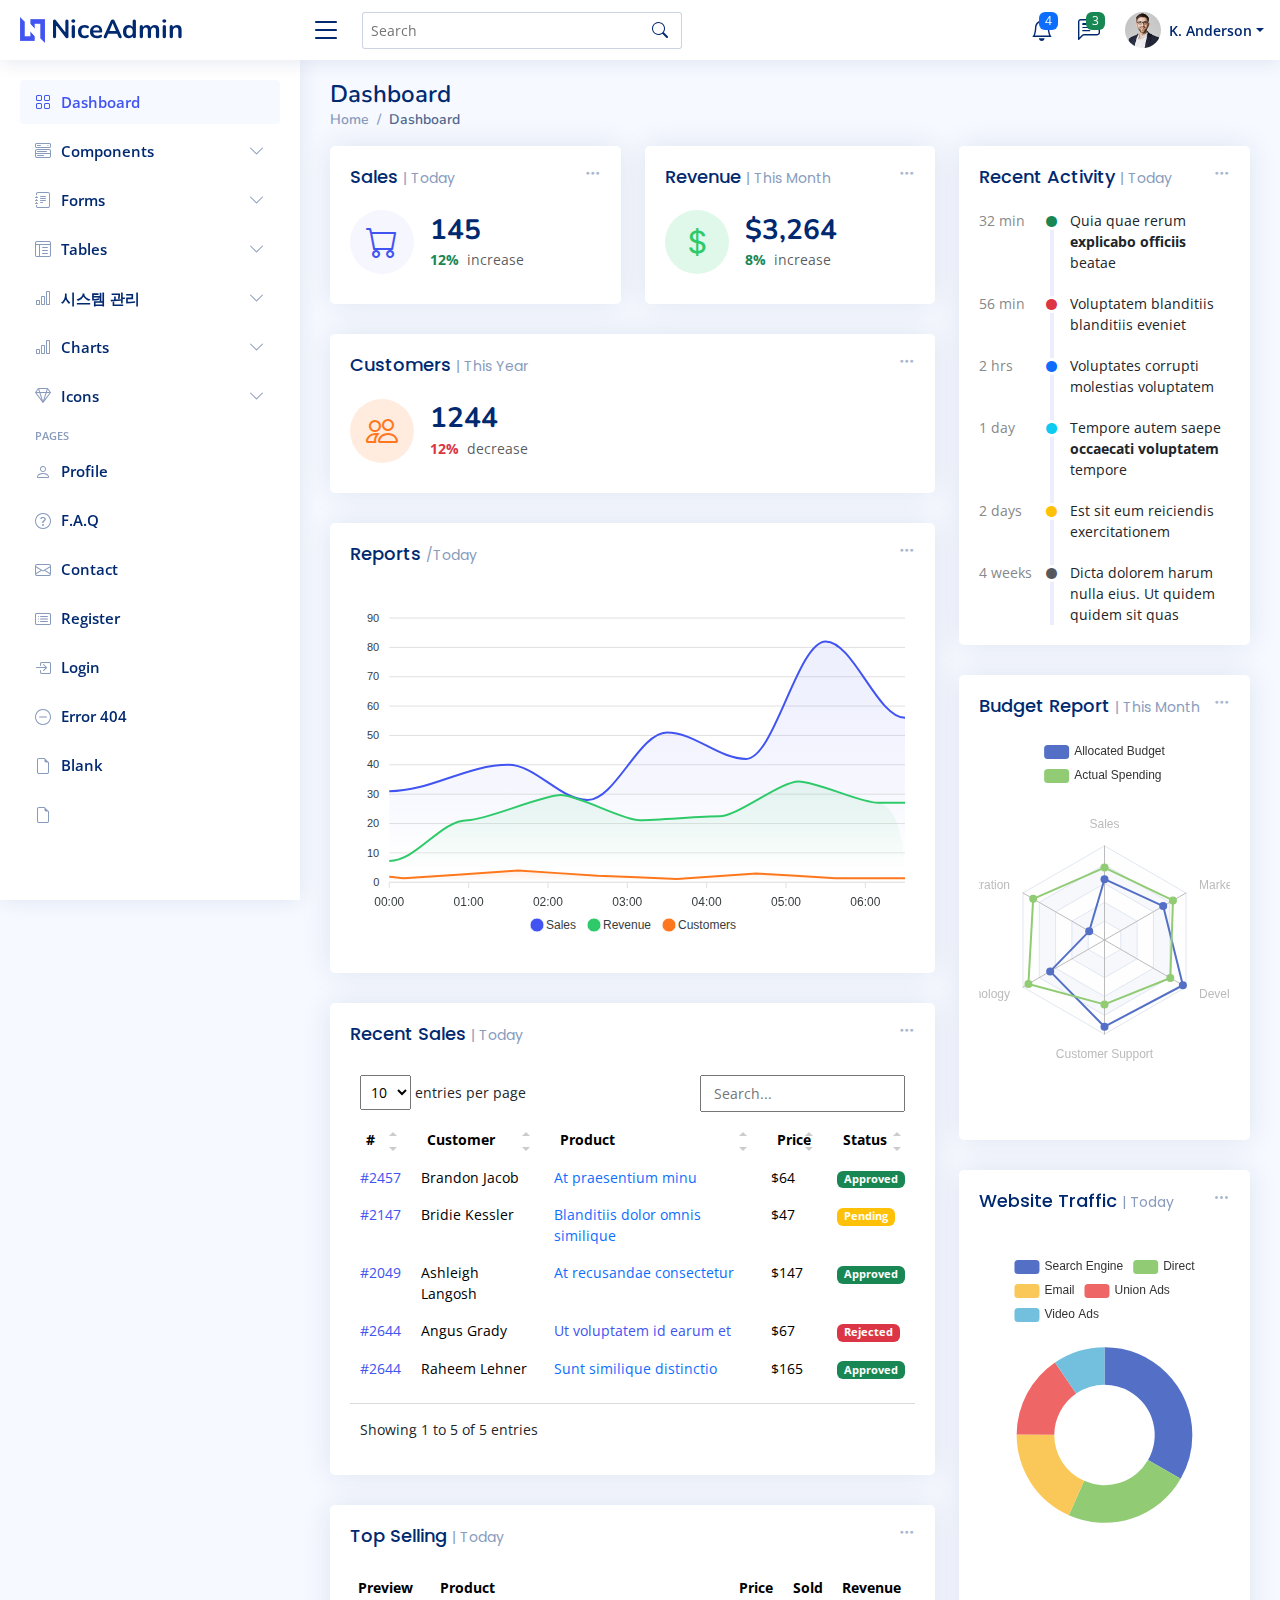
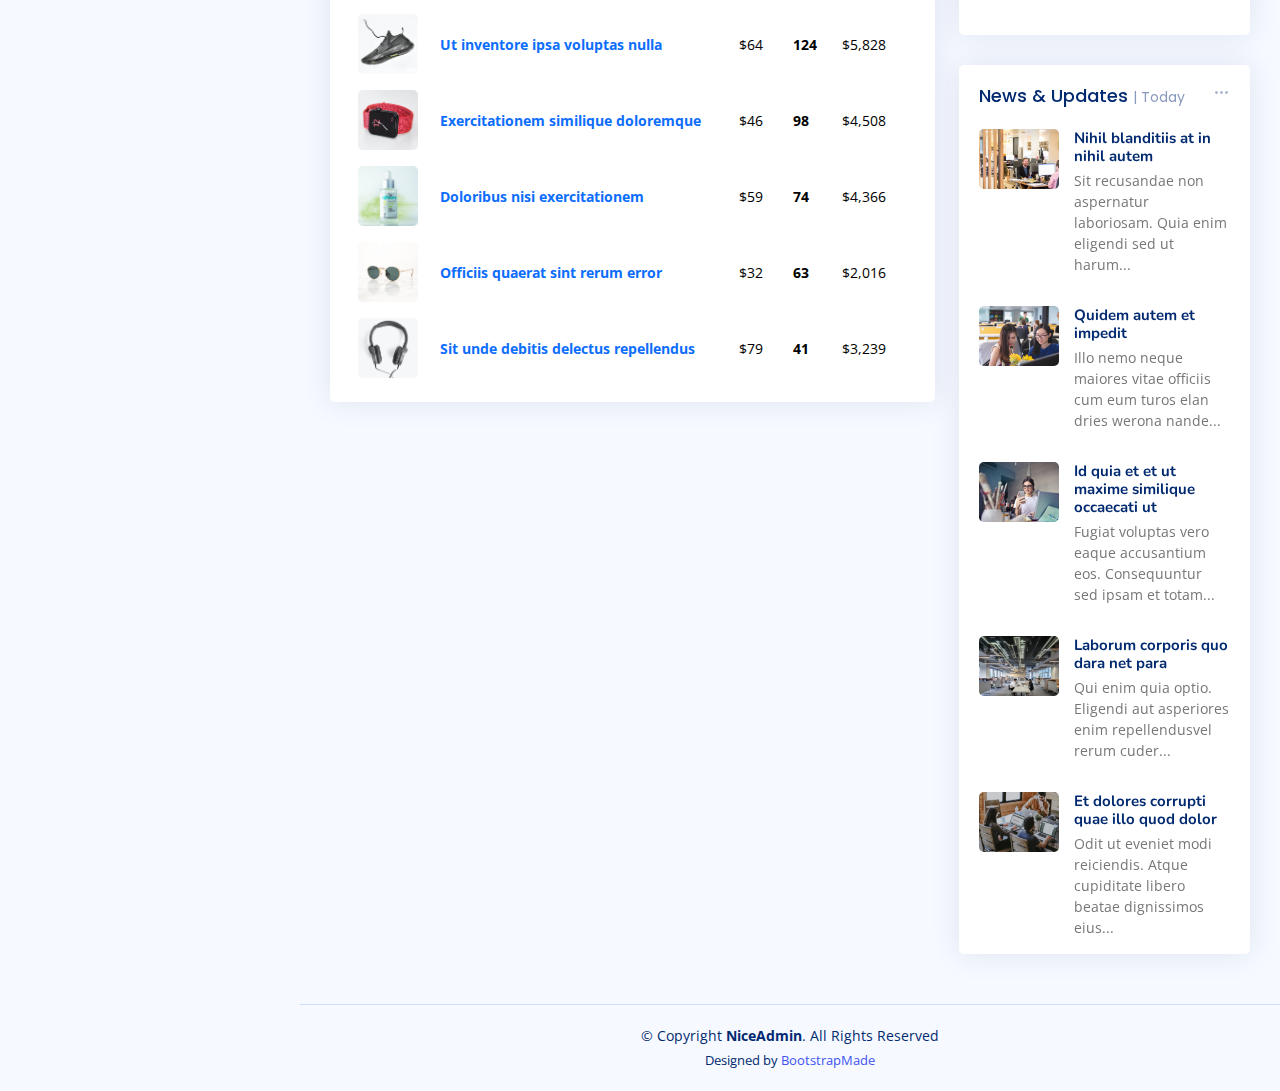
<file: index.html>
<!DOCTYPE html>
<html lang="en">

<head>
  <meta charset="utf-8">
  <meta content="width=device-width, initial-scale=1.0" name="viewport">

  <title>Dashboard - NiceAdmin Bootstrap Template</title>
  <meta content="" name="description">
  <meta content="" name="keywords">

  <!-- Favicons -->
  <link href="assets/img/favicon.png" rel="icon">
  <link href="assets/img/apple-touch-icon.png" rel="apple-touch-icon">

  <!-- Google Fonts -->
  <link href="https://fonts.gstatic.com" rel="preconnect">
  <link href="https://fonts.googleapis.com/css?family=Open+Sans:300,300i,400,400i,600,600i,700,700i|Nunito:300,300i,400,400i,600,600i,700,700i|Poppins:300,300i,400,400i,500,500i,600,600i,700,700i" rel="stylesheet">

  <!-- Vendor CSS Files -->
  <link href="assets/vendor/bootstrap/css/bootstrap.min.css" rel="stylesheet">
  <link href="assets/vendor/bootstrap-icons/bootstrap-icons.css" rel="stylesheet">
  <link href="assets/vendor/boxicons/css/boxicons.min.css" rel="stylesheet">
  <link href="assets/vendor/quill/quill.snow.css" rel="stylesheet">
  <link href="assets/vendor/quill/quill.bubble.css" rel="stylesheet">
  <link href="assets/vendor/remixicon/remixicon.css" rel="stylesheet">
  <link href="assets/vendor/simple-datatables/style.css" rel="stylesheet">

  <!-- Template Main CSS File -->
  <link href="assets/css/style.css" rel="stylesheet">

  <!-- =======================================================
  * Template Name: NiceAdmin
  * Template URL: https://bootstrapmade.com/nice-admin-bootstrap-admin-html-template/
  * Updated: Apr 20 2024 with Bootstrap v5.3.3
  * Author: BootstrapMade.com
  * License: https://bootstrapmade.com/license/
  ======================================================== -->
</head>

<body>

  <!-- ======= Header ======= -->
  <header id="header" class="header fixed-top d-flex align-items-center">

    <div class="d-flex align-items-center justify-content-between">
      <a href="index.html" class="logo d-flex align-items-center">
        <img src="assets/img/logo.png" alt="">
        <span class="d-none d-lg-block">NiceAdmin</span>
      </a>
      <i class="bi bi-list toggle-sidebar-btn"></i>
    </div><!-- End Logo -->

    <div class="search-bar">
      <form class="search-form d-flex align-items-center" method="POST" action="#">
        <input type="text" name="query" placeholder="Search" title="Enter search keyword">
        <button type="submit" title="Search"><i class="bi bi-search"></i></button>
      </form>
    </div><!-- End Search Bar -->

    <nav class="header-nav ms-auto">
      <ul class="d-flex align-items-center">

        <li class="nav-item d-block d-lg-none">
          <a class="nav-link nav-icon search-bar-toggle " href="#">
            <i class="bi bi-search"></i>
          </a>
        </li><!-- End Search Icon-->

        <li class="nav-item dropdown">

          <a class="nav-link nav-icon" href="#" data-bs-toggle="dropdown">
            <i class="bi bi-bell"></i>
            <span class="badge bg-primary badge-number">4</span>
          </a><!-- End Notification Icon -->

          <ul class="dropdown-menu dropdown-menu-end dropdown-menu-arrow notifications">
            <li class="dropdown-header">
              You have 4 new notifications
              <a href="#"><span class="badge rounded-pill bg-primary p-2 ms-2">View all</span></a>
            </li>
            <li>
              <hr class="dropdown-divider">
            </li>

            <li class="notification-item">
              <i class="bi bi-exclamation-circle text-warning"></i>
              <div>
                <h4>Lorem Ipsum</h4>
                <p>Quae dolorem earum veritatis oditseno</p>
                <p>30 min. ago</p>
              </div>
            </li>

            <li>
              <hr class="dropdown-divider">
            </li>

            <li class="notification-item">
              <i class="bi bi-x-circle text-danger"></i>
              <div>
                <h4>Atque rerum nesciunt</h4>
                <p>Quae dolorem earum veritatis oditseno</p>
                <p>1 hr. ago</p>
              </div>
            </li>

            <li>
              <hr class="dropdown-divider">
            </li>

            <li class="notification-item">
              <i class="bi bi-check-circle text-success"></i>
              <div>
                <h4>Sit rerum fuga</h4>
                <p>Quae dolorem earum veritatis oditseno</p>
                <p>2 hrs. ago</p>
              </div>
            </li>

            <li>
              <hr class="dropdown-divider">
            </li>

            <li class="notification-item">
              <i class="bi bi-info-circle text-primary"></i>
              <div>
                <h4>Dicta reprehenderit</h4>
                <p>Quae dolorem earum veritatis oditseno</p>
                <p>4 hrs. ago</p>
              </div>
            </li>

            <li>
              <hr class="dropdown-divider">
            </li>
            <li class="dropdown-footer">
              <a href="#">Show all notifications</a>
            </li>

          </ul><!-- End Notification Dropdown Items -->

        </li><!-- End Notification Nav -->

        <li class="nav-item dropdown">

          <a class="nav-link nav-icon" href="#" data-bs-toggle="dropdown">
            <i class="bi bi-chat-left-text"></i>
            <span class="badge bg-success badge-number">3</span>
          </a><!-- End Messages Icon -->

          <ul class="dropdown-menu dropdown-menu-end dropdown-menu-arrow messages">
            <li class="dropdown-header">
              You have 3 new messages
              <a href="#"><span class="badge rounded-pill bg-primary p-2 ms-2">View all</span></a>
            </li>
            <li>
              <hr class="dropdown-divider">
            </li>

            <li class="message-item">
              <a href="#">
                <img src="assets/img/messages-1.jpg" alt="" class="rounded-circle">
                <div>
                  <h4>Maria Hudson</h4>
                  <p>Velit asperiores et ducimus soluta repudiandae labore officia est ut...</p>
                  <p>4 hrs. ago</p>
                </div>
              </a>
            </li>
            <li>
              <hr class="dropdown-divider">
            </li>

            <li class="message-item">
              <a href="#">
                <img src="assets/img/messages-2.jpg" alt="" class="rounded-circle">
                <div>
                  <h4>Anna Nelson</h4>
                  <p>Velit asperiores et ducimus soluta repudiandae labore officia est ut...</p>
                  <p>6 hrs. ago</p>
                </div>
              </a>
            </li>
            <li>
              <hr class="dropdown-divider">
            </li>

            <li class="message-item">
              <a href="#">
                <img src="assets/img/messages-3.jpg" alt="" class="rounded-circle">
                <div>
                  <h4>David Muldon</h4>
                  <p>Velit asperiores et ducimus soluta repudiandae labore officia est ut...</p>
                  <p>8 hrs. ago</p>
                </div>
              </a>
            </li>
            <li>
              <hr class="dropdown-divider">
            </li>

            <li class="dropdown-footer">
              <a href="#">Show all messages</a>
            </li>

          </ul><!-- End Messages Dropdown Items -->

        </li><!-- End Messages Nav -->

        <li class="nav-item dropdown pe-3">

          <a class="nav-link nav-profile d-flex align-items-center pe-0" href="#" data-bs-toggle="dropdown">
            <img src="assets/img/profile-img.jpg" alt="Profile" class="rounded-circle">
            <span class="d-none d-md-block dropdown-toggle ps-2">K. Anderson</span>
          </a><!-- End Profile Iamge Icon -->

          <ul class="dropdown-menu dropdown-menu-end dropdown-menu-arrow profile">
            <li class="dropdown-header">
              <h6>Kevin Anderson</h6>
              <span>Web Designer</span>
            </li>
            <li>
              <hr class="dropdown-divider">
            </li>

            <li>
              <a class="dropdown-item d-flex align-items-center" href="users-profile.html">
                <i class="bi bi-person"></i>
                <span>My Profile</span>
              </a>
            </li>
            <li>
              <hr class="dropdown-divider">
            </li>

            <li>
              <a class="dropdown-item d-flex align-items-center" href="users-profile.html">
                <i class="bi bi-gear"></i>
                <span>Account Settings</span>
              </a>
            </li>
            <li>
              <hr class="dropdown-divider">
            </li>

            <li>
              <a class="dropdown-item d-flex align-items-center" href="pages-faq.html">
                <i class="bi bi-question-circle"></i>
                <span>Need Help?</span>
              </a>
            </li>
            <li>
              <hr class="dropdown-divider">
            </li>

            <li>
              <a class="dropdown-item d-flex align-items-center" href="#">
                <i class="bi bi-box-arrow-right"></i>
                <span>Sign Out</span>
              </a>
            </li>

          </ul><!-- End Profile Dropdown Items -->
        </li><!-- End Profile Nav -->

      </ul>
    </nav><!-- End Icons Navigation -->

  </header><!-- End Header -->

  <!-- ======= Sidebar ======= -->
  <aside id="sidebar" class="sidebar">

    <ul class="sidebar-nav" id="sidebar-nav">

      <li class="nav-item">
        <a class="nav-link " href="index.html">
          <i class="bi bi-grid"></i>
          <span>Dashboard</span>
        </a>
      </li><!-- End Dashboard Nav -->

      <li class="nav-item">
        <a class="nav-link collapsed" data-bs-target="#components-nav" data-bs-toggle="collapse" href="#">
          <i class="bi bi-menu-button-wide"></i><span>Components</span><i class="bi bi-chevron-down ms-auto"></i>
        </a>
        <ul id="components-nav" class="nav-content collapse " data-bs-parent="#sidebar-nav">
          <li>
            <a href="components-alerts.html">
              <i class="bi bi-circle"></i><span>Alerts</span>
            </a>
          </li>
          <li>
            <a href="components-accordion.html">
              <i class="bi bi-circle"></i><span>Accordion</span>
            </a>
          </li>
          <li>
            <a href="components-badges.html">
              <i class="bi bi-circle"></i><span>Badges</span>
            </a>
          </li>
          <li>
            <a href="components-breadcrumbs.html">
              <i class="bi bi-circle"></i><span>Breadcrumbs</span>
            </a>
          </li>
          <li>
            <a href="components-buttons.html">
              <i class="bi bi-circle"></i><span>Buttons</span>
            </a>
          </li>
          <li>
            <a href="components-cards.html">
              <i class="bi bi-circle"></i><span>Cards</span>
            </a>
          </li>
          <li>
            <a href="components-carousel.html">
              <i class="bi bi-circle"></i><span>Carousel</span>
            </a>
          </li>
          <li>
            <a href="components-list-group.html">
              <i class="bi bi-circle"></i><span>List group</span>
            </a>
          </li>
          <li>
            <a href="components-modal.html">
              <i class="bi bi-circle"></i><span>Modal</span>
            </a>
          </li>
          <li>
            <a href="components-tabs.html">
              <i class="bi bi-circle"></i><span>Tabs</span>
            </a>
          </li>
          <li>
            <a href="components-pagination.html">
              <i class="bi bi-circle"></i><span>Pagination</span>
            </a>
          </li>
          <li>
            <a href="components-progress.html">
              <i class="bi bi-circle"></i><span>Progress</span>
            </a>
          </li>
          <li>
            <a href="components-spinners.html">
              <i class="bi bi-circle"></i><span>Spinners</span>
            </a>
          </li>
          <li>
            <a href="components-tooltips.html">
              <i class="bi bi-circle"></i><span>Tooltips</span>
            </a>
          </li>
        </ul>
      </li><!-- End Components Nav -->

      <li class="nav-item">
        <a class="nav-link collapsed" data-bs-target="#forms-nav" data-bs-toggle="collapse" href="#">
          <i class="bi bi-journal-text"></i><span>Forms</span><i class="bi bi-chevron-down ms-auto"></i>
        </a>
        <ul id="forms-nav" class="nav-content collapse " data-bs-parent="#sidebar-nav">
          <li>
            <a href="forms-layouts.html">
              <i class="bi bi-circle"></i><span>Form Layouts</span>
            </a>
          </li>
          <li>
            <a href="forms-editors.html">
              <i class="bi bi-circle"></i><span>Form Editors</span>
            </a>
          </li>
          <li>
            <a href="forms-validation.html">
              <i class="bi bi-circle"></i><span>Form Validation</span>
            </a>
          </li>
        </ul>
      </li><!-- End Forms Nav -->

      <li class="nav-item">
        <a class="nav-link collapsed" data-bs-target="#tables-nav" data-bs-toggle="collapse" href="#">
          <i class="bi bi-layout-text-window-reverse"></i><span>Tables</span><i class="bi bi-chevron-down ms-auto"></i>
        </a>
        <ul id="tables-nav" class="nav-content collapse " data-bs-parent="#sidebar-nav">
          <li>
            <a href="tables-general.html">
              <i class="bi bi-circle"></i><span>General Tables</span>
            </a>
          </li>
          <li>
            <a href="tables-data.html">
              <i class="bi bi-circle"></i><span>Data Tables</span>
            </a>
          </li>
        </ul>
      </li><!-- End Tables Nav -->

      <li class="nav-item">
        <a class="nav-link collapsed" data-bs-target="#system-nav" data-bs-toggle="collapse" href="#">
          <i class="bi bi-bar-chart"></i><span>시스템 관리</span><i class="bi bi-chevron-down ms-auto"></i>
        </a>
        <ul id="system-nav" class="nav-content collapse " data-bs-parent="#sidebar-nav">
          <li>
            <a href="forms-codeadmin1.html">
              <i class="bi bi-circle"></i><span>코드 관리</span>
            </a>
          </li>
          <li>
            <a href="forms-codegroup1.html">
              <i class="bi bi-circle"></i><span>코드그룹관리</span>
            </a>
          </li>
          <li>
            <a href="forms-code_information.html">
              <i class="bi bi-circle"></i><span>개인정보관리</span>
            </a>
          </li>
        </ul>
      </li><!-- End Charts Nav -->

      <li class="nav-item">
        <a class="nav-link collapsed" data-bs-target="#charts-nav" data-bs-toggle="collapse" href="#">
          <i class="bi bi-bar-chart"></i><span>Charts</span><i class="bi bi-chevron-down ms-auto"></i>
        </a>
        <ul id="charts-nav" class="nav-content collapse " data-bs-parent="#sidebar-nav">
          <li>
            <a href="charts-chartjs.html">
              <i class="bi bi-circle"></i><span>Chart.js</span>
            </a>
          </li>
          <li>
            <a href="charts-apexcharts.html">
              <i class="bi bi-circle"></i><span>ApexCharts</span>
            </a>
          </li>
          <li>
            <a href="charts-echarts.html">
              <i class="bi bi-circle"></i><span>ECharts</span>
            </a>
          </li>
        </ul>
      </li><!-- End Charts Nav -->

      <li class="nav-item">
        <a class="nav-link collapsed" data-bs-target="#icons-nav" data-bs-toggle="collapse" href="#">
          <i class="bi bi-gem"></i><span>Icons</span><i class="bi bi-chevron-down ms-auto"></i>
        </a>
        <ul id="icons-nav" class="nav-content collapse " data-bs-parent="#sidebar-nav">
          <li>
            <a href="icons-bootstrap.html">
              <i class="bi bi-circle"></i><span>Bootstrap Icons</span>
            </a>
          </li>
          <li>
            <a href="icons-remix.html">
              <i class="bi bi-circle"></i><span>Remix Icons</span>
            </a>
          </li>
          <li>
            <a href="icons-boxicons.html">
              <i class="bi bi-circle"></i><span>Boxicons</span>
            </a>
          </li>
        </ul>
      </li><!-- End Icons Nav -->

      <li class="nav-heading">Pages</li>

      <li class="nav-item">
        <a class="nav-link collapsed" href="users-profile.html">
          <i class="bi bi-person"></i>
          <span>Profile</span>
        </a>
      </li><!-- End Profile Page Nav -->

      <li class="nav-item">
        <a class="nav-link collapsed" href="pages-faq.html">
          <i class="bi bi-question-circle"></i>
          <span>F.A.Q</span>
        </a>
      </li><!-- End F.A.Q Page Nav -->

      <li class="nav-item">
        <a class="nav-link collapsed" href="pages-contact.html">
          <i class="bi bi-envelope"></i>
          <span>Contact</span>
        </a>
      </li><!-- End Contact Page Nav -->

      <li class="nav-item">
        <a class="nav-link collapsed" href="pages-register.html">
          <i class="bi bi-card-list"></i>
          <span>Register</span>
        </a>
      </li><!-- End Register Page Nav -->

      <li class="nav-item">
        <a class="nav-link collapsed" href="pages-login.html">
          <i class="bi bi-box-arrow-in-right"></i>
          <span>Login</span>
        </a>
      </li><!-- End Login Page Nav -->

      <li class="nav-item">
        <a class="nav-link collapsed" href="pages-error-404.html">
          <i class="bi bi-dash-circle"></i>
          <span>Error 404</span>
        </a>
      </li><!-- End Error 404 Page Nav -->

      <li class="nav-item">
        <a class="nav-link collapsed" href="pages-blank.html">
          <i class="bi bi-file-earmark"></i>
          <span>Blank</span>
        </a>
      </li><!-- End Blank Page Nav -->

      <li class="nav-item">
        <a class="nav-link collapsed" href="pages-code.html">
          <i class="bi bi-file-earmark"></i>
          <span></span>
        </a>
      </li><!-- End Blank Page Nav -->

    </ul>

  </aside><!-- End Sidebar-->

  <main id="main" class="main">

    <div class="pagetitle">
      <h1>Dashboard</h1>
      <nav>
        <ol class="breadcrumb">
          <li class="breadcrumb-item"><a href="index.html">Home</a></li>
          <li class="breadcrumb-item active">Dashboard</li>
        </ol>
      </nav>
    </div><!-- End Page Title -->

    <section class="section dashboard">
      <div class="row">

        <!-- Left side columns -->
        <div class="col-lg-8">
          <div class="row">

            <!-- Sales Card -->
            <div class="col-xxl-4 col-md-6">
              <div class="card info-card sales-card">

                <div class="filter">
                  <a class="icon" href="#" data-bs-toggle="dropdown"><i class="bi bi-three-dots"></i></a>
                  <ul class="dropdown-menu dropdown-menu-end dropdown-menu-arrow">
                    <li class="dropdown-header text-start">
                      <h6>Filter</h6>
                    </li>

                    <li><a class="dropdown-item" href="#">Today</a></li>
                    <li><a class="dropdown-item" href="#">This Month</a></li>
                    <li><a class="dropdown-item" href="#">This Year</a></li>
                  </ul>
                </div>

                <div class="card-body">
                  <h5 class="card-title">Sales <span>| Today</span></h5>

                  <div class="d-flex align-items-center">
                    <div class="card-icon rounded-circle d-flex align-items-center justify-content-center">
                      <i class="bi bi-cart"></i>
                    </div>
                    <div class="ps-3">
                      <h6>145</h6>
                      <span class="text-success small pt-1 fw-bold">12%</span> <span class="text-muted small pt-2 ps-1">increase</span>

                    </div>
                  </div>
                </div>

              </div>
            </div><!-- End Sales Card -->

            <!-- Revenue Card -->
            <div class="col-xxl-4 col-md-6">
              <div class="card info-card revenue-card">

                <div class="filter">
                  <a class="icon" href="#" data-bs-toggle="dropdown"><i class="bi bi-three-dots"></i></a>
                  <ul class="dropdown-menu dropdown-menu-end dropdown-menu-arrow">
                    <li class="dropdown-header text-start">
                      <h6>Filter</h6>
                    </li>

                    <li><a class="dropdown-item" href="#">Today</a></li>
                    <li><a class="dropdown-item" href="#">This Month</a></li>
                    <li><a class="dropdown-item" href="#">This Year</a></li>
                  </ul>
                </div>

                <div class="card-body">
                  <h5 class="card-title">Revenue <span>| This Month</span></h5>

                  <div class="d-flex align-items-center">
                    <div class="card-icon rounded-circle d-flex align-items-center justify-content-center">
                      <i class="bi bi-currency-dollar"></i>
                    </div>
                    <div class="ps-3">
                      <h6>$3,264</h6>
                      <span class="text-success small pt-1 fw-bold">8%</span> <span class="text-muted small pt-2 ps-1">increase</span>

                    </div>
                  </div>
                </div>

              </div>
            </div><!-- End Revenue Card -->

            <!-- Customers Card -->
            <div class="col-xxl-4 col-xl-12">

              <div class="card info-card customers-card">

                <div class="filter">
                  <a class="icon" href="#" data-bs-toggle="dropdown"><i class="bi bi-three-dots"></i></a>
                  <ul class="dropdown-menu dropdown-menu-end dropdown-menu-arrow">
                    <li class="dropdown-header text-start">
                      <h6>Filter</h6>
                    </li>

                    <li><a class="dropdown-item" href="#">Today</a></li>
                    <li><a class="dropdown-item" href="#">This Month</a></li>
                    <li><a class="dropdown-item" href="#">This Year</a></li>
                  </ul>
                </div>

                <div class="card-body">
                  <h5 class="card-title">Customers <span>| This Year</span></h5>

                  <div class="d-flex align-items-center">
                    <div class="card-icon rounded-circle d-flex align-items-center justify-content-center">
                      <i class="bi bi-people"></i>
                    </div>
                    <div class="ps-3">
                      <h6>1244</h6>
                      <span class="text-danger small pt-1 fw-bold">12%</span> <span class="text-muted small pt-2 ps-1">decrease</span>

                    </div>
                  </div>

                </div>
              </div>

            </div><!-- End Customers Card -->

            <!-- Reports -->
            <div class="col-12">
              <div class="card">

                <div class="filter">
                  <a class="icon" href="#" data-bs-toggle="dropdown"><i class="bi bi-three-dots"></i></a>
                  <ul class="dropdown-menu dropdown-menu-end dropdown-menu-arrow">
                    <li class="dropdown-header text-start">
                      <h6>Filter</h6>
                    </li>

                    <li><a class="dropdown-item" href="#">Today</a></li>
                    <li><a class="dropdown-item" href="#">This Month</a></li>
                    <li><a class="dropdown-item" href="#">This Year</a></li>
                  </ul>
                </div>

                <div class="card-body">
                  <h5 class="card-title">Reports <span>/Today</span></h5>

                  <!-- Line Chart -->
                  <div id="reportsChart"></div>

                  <script>
                    document.addEventListener("DOMContentLoaded", () => {
                      new ApexCharts(document.querySelector("#reportsChart"), {
                        series: [{
                          name: 'Sales',
                          data: [31, 40, 28, 51, 42, 82, 56],
                        }, {
                          name: 'Revenue',
                          data: [11, 32, 45, 32, 34, 52, 41]
                        }, {
                          name: 'Customers',
                          data: [15, 11, 32, 18, 9, 24, 11]
                        }],
                        chart: {
                          height: 350,
                          type: 'area',
                          toolbar: {
                            show: false
                          },
                        },
                        markers: {
                          size: 4
                        },
                        colors: ['#4154f1', '#2eca6a', '#ff771d'],
                        fill: {
                          type: "gradient",
                          gradient: {
                            shadeIntensity: 1,
                            opacityFrom: 0.3,
                            opacityTo: 0.4,
                            stops: [0, 90, 100]
                          }
                        },
                        dataLabels: {
                          enabled: false
                        },
                        stroke: {
                          curve: 'smooth',
                          width: 2
                        },
                        xaxis: {
                          type: 'datetime',
                          categories: ["2018-09-19T00:00:00.000Z", "2018-09-19T01:30:00.000Z", "2018-09-19T02:30:00.000Z", "2018-09-19T03:30:00.000Z", "2018-09-19T04:30:00.000Z", "2018-09-19T05:30:00.000Z", "2018-09-19T06:30:00.000Z"]
                        },
                        tooltip: {
                          x: {
                            format: 'dd/MM/yy HH:mm'
                          },
                        }
                      }).render();
                    });
                  </script>
                  <!-- End Line Chart -->

                </div>

              </div>
            </div><!-- End Reports -->

            <!-- Recent Sales -->
            <div class="col-12">
              <div class="card recent-sales overflow-auto">

                <div class="filter">
                  <a class="icon" href="#" data-bs-toggle="dropdown"><i class="bi bi-three-dots"></i></a>
                  <ul class="dropdown-menu dropdown-menu-end dropdown-menu-arrow">
                    <li class="dropdown-header text-start">
                      <h6>Filter</h6>
                    </li>

                    <li><a class="dropdown-item" href="#">Today</a></li>
                    <li><a class="dropdown-item" href="#">This Month</a></li>
                    <li><a class="dropdown-item" href="#">This Year</a></li>
                  </ul>
                </div>

                <div class="card-body">
                  <h5 class="card-title">Recent Sales <span>| Today</span></h5>

                  <table class="table table-borderless datatable">
                    <thead>
                      <tr>
                        <th scope="col">#</th>
                        <th scope="col">Customer</th>
                        <th scope="col">Product</th>
                        <th scope="col">Price</th>
                        <th scope="col">Status</th>
                      </tr>
                    </thead>
                    <tbody>
                      <tr>
                        <th scope="row"><a href="#">#2457</a></th>
                        <td>Brandon Jacob</td>
                        <td><a href="#" class="text-primary">At praesentium minu</a></td>
                        <td>$64</td>
                        <td><span class="badge bg-success">Approved</span></td>
                      </tr>
                      <tr>
                        <th scope="row"><a href="#">#2147</a></th>
                        <td>Bridie Kessler</td>
                        <td><a href="#" class="text-primary">Blanditiis dolor omnis similique</a></td>
                        <td>$47</td>
                        <td><span class="badge bg-warning">Pending</span></td>
                      </tr>
                      <tr>
                        <th scope="row"><a href="#">#2049</a></th>
                        <td>Ashleigh Langosh</td>
                        <td><a href="#" class="text-primary">At recusandae consectetur</a></td>
                        <td>$147</td>
                        <td><span class="badge bg-success">Approved</span></td>
                      </tr>
                      <tr>
                        <th scope="row"><a href="#">#2644</a></th>
                        <td>Angus Grady</td>
                        <td><a href="#" class="text-primar">Ut voluptatem id earum et</a></td>
                        <td>$67</td>
                        <td><span class="badge bg-danger">Rejected</span></td>
                      </tr>
                      <tr>
                        <th scope="row"><a href="#">#2644</a></th>
                        <td>Raheem Lehner</td>
                        <td><a href="#" class="text-primary">Sunt similique distinctio</a></td>
                        <td>$165</td>
                        <td><span class="badge bg-success">Approved</span></td>
                      </tr>
                    </tbody>
                  </table>

                </div>

              </div>
            </div><!-- End Recent Sales -->

            <!-- Top Selling -->
            <div class="col-12">
              <div class="card top-selling overflow-auto">

                <div class="filter">
                  <a class="icon" href="#" data-bs-toggle="dropdown"><i class="bi bi-three-dots"></i></a>
                  <ul class="dropdown-menu dropdown-menu-end dropdown-menu-arrow">
                    <li class="dropdown-header text-start">
                      <h6>Filter</h6>
                    </li>

                    <li><a class="dropdown-item" href="#">Today</a></li>
                    <li><a class="dropdown-item" href="#">This Month</a></li>
                    <li><a class="dropdown-item" href="#">This Year</a></li>
                  </ul>
                </div>

                <div class="card-body pb-0">
                  <h5 class="card-title">Top Selling <span>| Today</span></h5>

                  <table class="table table-borderless">
                    <thead>
                      <tr>
                        <th scope="col">Preview</th>
                        <th scope="col">Product</th>
                        <th scope="col">Price</th>
                        <th scope="col">Sold</th>
                        <th scope="col">Revenue</th>
                      </tr>
                    </thead>
                    <tbody>
                      <tr>
                        <th scope="row"><a href="#"><img src="assets/img/product-1.jpg" alt=""></a></th>
                        <td><a href="#" class="text-primary fw-bold">Ut inventore ipsa voluptas nulla</a></td>
                        <td>$64</td>
                        <td class="fw-bold">124</td>
                        <td>$5,828</td>
                      </tr>
                      <tr>
                        <th scope="row"><a href="#"><img src="assets/img/product-2.jpg" alt=""></a></th>
                        <td><a href="#" class="text-primary fw-bold">Exercitationem similique doloremque</a></td>
                        <td>$46</td>
                        <td class="fw-bold">98</td>
                        <td>$4,508</td>
                      </tr>
                      <tr>
                        <th scope="row"><a href="#"><img src="assets/img/product-3.jpg" alt=""></a></th>
                        <td><a href="#" class="text-primary fw-bold">Doloribus nisi exercitationem</a></td>
                        <td>$59</td>
                        <td class="fw-bold">74</td>
                        <td>$4,366</td>
                      </tr>
                      <tr>
                        <th scope="row"><a href="#"><img src="assets/img/product-4.jpg" alt=""></a></th>
                        <td><a href="#" class="text-primary fw-bold">Officiis quaerat sint rerum error</a></td>
                        <td>$32</td>
                        <td class="fw-bold">63</td>
                        <td>$2,016</td>
                      </tr>
                      <tr>
                        <th scope="row"><a href="#"><img src="assets/img/product-5.jpg" alt=""></a></th>
                        <td><a href="#" class="text-primary fw-bold">Sit unde debitis delectus repellendus</a></td>
                        <td>$79</td>
                        <td class="fw-bold">41</td>
                        <td>$3,239</td>
                      </tr>
                    </tbody>
                  </table>

                </div>

              </div>
            </div><!-- End Top Selling -->

          </div>
        </div><!-- End Left side columns -->

        <!-- Right side columns -->
        <div class="col-lg-4">

          <!-- Recent Activity -->
          <div class="card">
            <div class="filter">
              <a class="icon" href="#" data-bs-toggle="dropdown"><i class="bi bi-three-dots"></i></a>
              <ul class="dropdown-menu dropdown-menu-end dropdown-menu-arrow">
                <li class="dropdown-header text-start">
                  <h6>Filter</h6>
                </li>

                <li><a class="dropdown-item" href="#">Today</a></li>
                <li><a class="dropdown-item" href="#">This Month</a></li>
                <li><a class="dropdown-item" href="#">This Year</a></li>
              </ul>
            </div>

            <div class="card-body">
              <h5 class="card-title">Recent Activity <span>| Today</span></h5>

              <div class="activity">

                <div class="activity-item d-flex">
                  <div class="activite-label">32 min</div>
                  <i class='bi bi-circle-fill activity-badge text-success align-self-start'></i>
                  <div class="activity-content">
                    Quia quae rerum <a href="#" class="fw-bold text-dark">explicabo officiis</a> beatae
                  </div>
                </div><!-- End activity item-->

                <div class="activity-item d-flex">
                  <div class="activite-label">56 min</div>
                  <i class='bi bi-circle-fill activity-badge text-danger align-self-start'></i>
                  <div class="activity-content">
                    Voluptatem blanditiis blanditiis eveniet
                  </div>
                </div><!-- End activity item-->

                <div class="activity-item d-flex">
                  <div class="activite-label">2 hrs</div>
                  <i class='bi bi-circle-fill activity-badge text-primary align-self-start'></i>
                  <div class="activity-content">
                    Voluptates corrupti molestias voluptatem
                  </div>
                </div><!-- End activity item-->

                <div class="activity-item d-flex">
                  <div class="activite-label">1 day</div>
                  <i class='bi bi-circle-fill activity-badge text-info align-self-start'></i>
                  <div class="activity-content">
                    Tempore autem saepe <a href="#" class="fw-bold text-dark">occaecati voluptatem</a> tempore
                  </div>
                </div><!-- End activity item-->

                <div class="activity-item d-flex">
                  <div class="activite-label">2 days</div>
                  <i class='bi bi-circle-fill activity-badge text-warning align-self-start'></i>
                  <div class="activity-content">
                    Est sit eum reiciendis exercitationem
                  </div>
                </div><!-- End activity item-->

                <div class="activity-item d-flex">
                  <div class="activite-label">4 weeks</div>
                  <i class='bi bi-circle-fill activity-badge text-muted align-self-start'></i>
                  <div class="activity-content">
                    Dicta dolorem harum nulla eius. Ut quidem quidem sit quas
                  </div>
                </div><!-- End activity item-->

              </div>

            </div>
          </div><!-- End Recent Activity -->

          <!-- Budget Report -->
          <div class="card">
            <div class="filter">
              <a class="icon" href="#" data-bs-toggle="dropdown"><i class="bi bi-three-dots"></i></a>
              <ul class="dropdown-menu dropdown-menu-end dropdown-menu-arrow">
                <li class="dropdown-header text-start">
                  <h6>Filter</h6>
                </li>

                <li><a class="dropdown-item" href="#">Today</a></li>
                <li><a class="dropdown-item" href="#">This Month</a></li>
                <li><a class="dropdown-item" href="#">This Year</a></li>
              </ul>
            </div>

            <div class="card-body pb-0">
              <h5 class="card-title">Budget Report <span>| This Month</span></h5>

              <div id="budgetChart" style="min-height: 400px;" class="echart"></div>

              <script>
                document.addEventListener("DOMContentLoaded", () => {
                  var budgetChart = echarts.init(document.querySelector("#budgetChart")).setOption({
                    legend: {
                      data: ['Allocated Budget', 'Actual Spending']
                    },
                    radar: {
                      // shape: 'circle',
                      indicator: [{
                          name: 'Sales',
                          max: 6500
                        },
                        {
                          name: 'Administration',
                          max: 16000
                        },
                        {
                          name: 'Information Technology',
                          max: 30000
                        },
                        {
                          name: 'Customer Support',
                          max: 38000
                        },
                        {
                          name: 'Development',
                          max: 52000
                        },
                        {
                          name: 'Marketing',
                          max: 25000
                        }
                      ]
                    },
                    series: [{
                      name: 'Budget vs spending',
                      type: 'radar',
                      data: [{
                          value: [4200, 3000, 20000, 35000, 50000, 18000],
                          name: 'Allocated Budget'
                        },
                        {
                          value: [5000, 14000, 28000, 26000, 42000, 21000],
                          name: 'Actual Spending'
                        }
                      ]
                    }]
                  });
                });
              </script>

            </div>
          </div><!-- End Budget Report -->

          <!-- Website Traffic -->
          <div class="card">
            <div class="filter">
              <a class="icon" href="#" data-bs-toggle="dropdown"><i class="bi bi-three-dots"></i></a>
              <ul class="dropdown-menu dropdown-menu-end dropdown-menu-arrow">
                <li class="dropdown-header text-start">
                  <h6>Filter</h6>
                </li>

                <li><a class="dropdown-item" href="#">Today</a></li>
                <li><a class="dropdown-item" href="#">This Month</a></li>
                <li><a class="dropdown-item" href="#">This Year</a></li>
              </ul>
            </div>

            <div class="card-body pb-0">
              <h5 class="card-title">Website Traffic <span>| Today</span></h5>

              <div id="trafficChart" style="min-height: 400px;" class="echart"></div>

              <script>
                document.addEventListener("DOMContentLoaded", () => {
                  echarts.init(document.querySelector("#trafficChart")).setOption({
                    tooltip: {
                      trigger: 'item'
                    },
                    legend: {
                      top: '5%',
                      left: 'center'
                    },
                    series: [{
                      name: 'Access From',
                      type: 'pie',
                      radius: ['40%', '70%'],
                      avoidLabelOverlap: false,
                      label: {
                        show: false,
                        position: 'center'
                      },
                      emphasis: {
                        label: {
                          show: true,
                          fontSize: '18',
                          fontWeight: 'bold'
                        }
                      },
                      labelLine: {
                        show: false
                      },
                      data: [{
                          value: 1048,
                          name: 'Search Engine'
                        },
                        {
                          value: 735,
                          name: 'Direct'
                        },
                        {
                          value: 580,
                          name: 'Email'
                        },
                        {
                          value: 484,
                          name: 'Union Ads'
                        },
                        {
                          value: 300,
                          name: 'Video Ads'
                        }
                      ]
                    }]
                  });
                });
              </script>

            </div>
          </div><!-- End Website Traffic -->

          <!-- News & Updates Traffic -->
          <div class="card">
            <div class="filter">
              <a class="icon" href="#" data-bs-toggle="dropdown"><i class="bi bi-three-dots"></i></a>
              <ul class="dropdown-menu dropdown-menu-end dropdown-menu-arrow">
                <li class="dropdown-header text-start">
                  <h6>Filter</h6>
                </li>

                <li><a class="dropdown-item" href="#">Today</a></li>
                <li><a class="dropdown-item" href="#">This Month</a></li>
                <li><a class="dropdown-item" href="#">This Year</a></li>
              </ul>
            </div>

            <div class="card-body pb-0">
              <h5 class="card-title">News &amp; Updates <span>| Today</span></h5>

              <div class="news">
                <div class="post-item clearfix">
                  <img src="assets/img/news-1.jpg" alt="">
                  <h4><a href="#">Nihil blanditiis at in nihil autem</a></h4>
                  <p>Sit recusandae non aspernatur laboriosam. Quia enim eligendi sed ut harum...</p>
                </div>

                <div class="post-item clearfix">
                  <img src="assets/img/news-2.jpg" alt="">
                  <h4><a href="#">Quidem autem et impedit</a></h4>
                  <p>Illo nemo neque maiores vitae officiis cum eum turos elan dries werona nande...</p>
                </div>

                <div class="post-item clearfix">
                  <img src="assets/img/news-3.jpg" alt="">
                  <h4><a href="#">Id quia et et ut maxime similique occaecati ut</a></h4>
                  <p>Fugiat voluptas vero eaque accusantium eos. Consequuntur sed ipsam et totam...</p>
                </div>

                <div class="post-item clearfix">
                  <img src="assets/img/news-4.jpg" alt="">
                  <h4><a href="#">Laborum corporis quo dara net para</a></h4>
                  <p>Qui enim quia optio. Eligendi aut asperiores enim repellendusvel rerum cuder...</p>
                </div>

                <div class="post-item clearfix">
                  <img src="assets/img/news-5.jpg" alt="">
                  <h4><a href="#">Et dolores corrupti quae illo quod dolor</a></h4>
                  <p>Odit ut eveniet modi reiciendis. Atque cupiditate libero beatae dignissimos eius...</p>
                </div>

              </div><!-- End sidebar recent posts-->

            </div>
          </div><!-- End News & Updates -->

        </div><!-- End Right side columns -->

      </div>
    </section>

  </main><!-- End #main -->

  <!-- ======= Footer ======= -->
  <footer id="footer" class="footer">
    <div class="copyright">
      &copy; Copyright <strong><span>NiceAdmin</span></strong>. All Rights Reserved
    </div>
    <div class="credits">
      <!-- All the links in the footer should remain intact. -->
      <!-- You can delete the links only if you purchased the pro version. -->
      <!-- Licensing information: https://bootstrapmade.com/license/ -->
      <!-- Purchase the pro version with working PHP/AJAX contact form: https://bootstrapmade.com/nice-admin-bootstrap-admin-html-template/ -->
      Designed by <a href="https://bootstrapmade.com/">BootstrapMade</a>
    </div>
  </footer><!-- End Footer -->

  <a href="#" class="back-to-top d-flex align-items-center justify-content-center"><i class="bi bi-arrow-up-short"></i></a>

  <!-- Vendor JS Files -->
  <script src="assets/vendor/apexcharts/apexcharts.min.js"></script>
  <script src="assets/vendor/bootstrap/js/bootstrap.bundle.min.js"></script>
  <script src="assets/vendor/chart.js/chart.umd.js"></script>
  <script src="assets/vendor/echarts/echarts.min.js"></script>
  <script src="assets/vendor/quill/quill.js"></script>
  <script src="assets/vendor/simple-datatables/simple-datatables.js"></script>
  <script src="assets/vendor/tinymce/tinymce.min.js"></script>
  <script src="assets/vendor/php-email-form/validate.js"></script>

  <!-- Template Main JS File -->
  <script src="assets/js/main.js"></script>

</body>

</html>
</file>
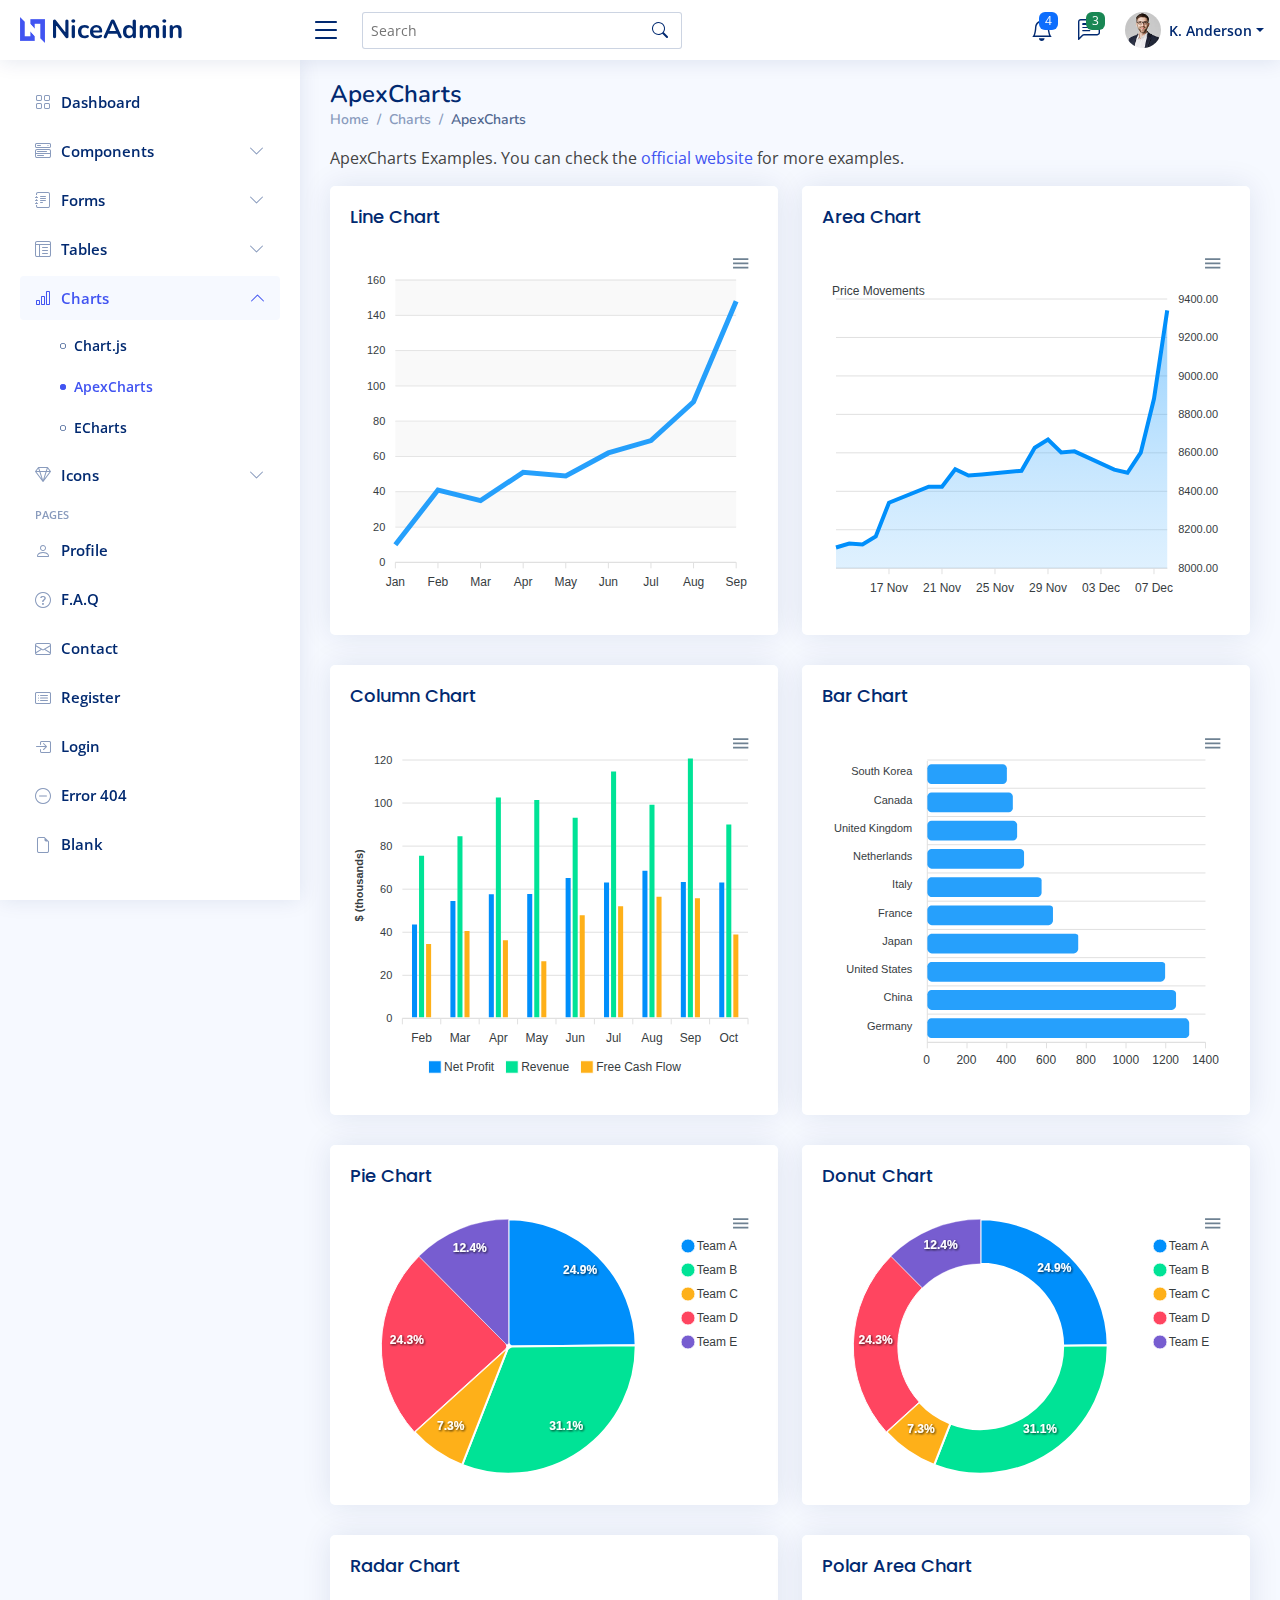
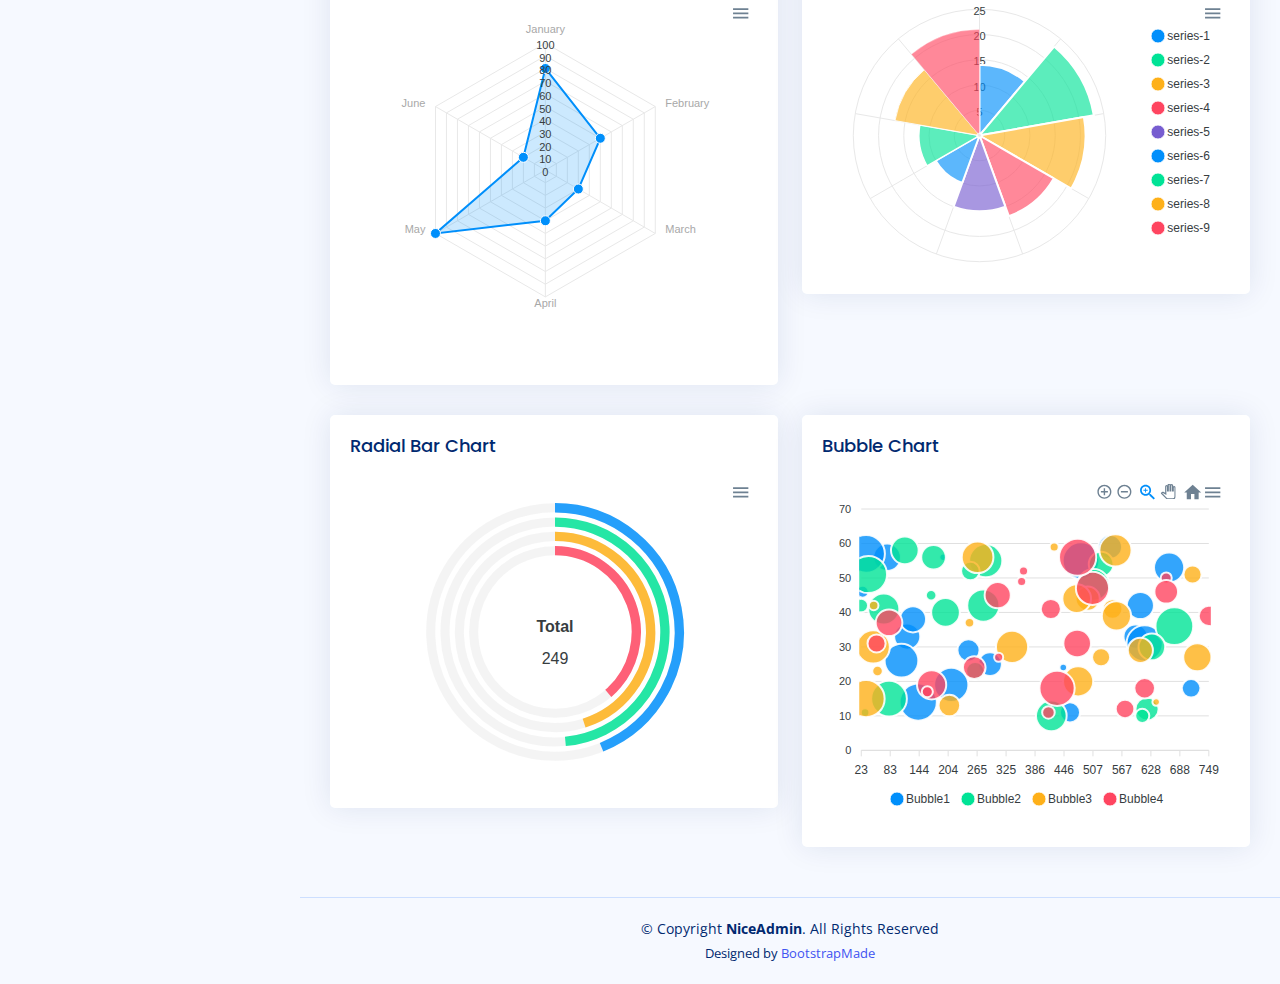
<file: charts-apexcharts.html>
<!DOCTYPE html>
<html lang="en">

<head>
  <meta charset="utf-8">
  <meta content="width=device-width, initial-scale=1.0" name="viewport">

  <title>Charts / ApexCharts - NiceAdmin Bootstrap Template</title>
  <meta content="" name="description">
  <meta content="" name="keywords">

  <!-- Favicons -->
  <link href="assets/img/favicon.png" rel="icon">
  <link href="assets/img/apple-touch-icon.png" rel="apple-touch-icon">

  <!-- Google Fonts -->
  <link href="https://fonts.gstatic.com" rel="preconnect">
  <link href="https://fonts.googleapis.com/css?family=Open+Sans:300,300i,400,400i,600,600i,700,700i|Nunito:300,300i,400,400i,600,600i,700,700i|Poppins:300,300i,400,400i,500,500i,600,600i,700,700i" rel="stylesheet">

  <!-- Vendor CSS Files -->
  <link href="assets/vendor/bootstrap/css/bootstrap.min.css" rel="stylesheet">
  <link href="assets/vendor/bootstrap-icons/bootstrap-icons.css" rel="stylesheet">
  <link href="assets/vendor/boxicons/css/boxicons.min.css" rel="stylesheet">
  <link href="assets/vendor/quill/quill.snow.css" rel="stylesheet">
  <link href="assets/vendor/quill/quill.bubble.css" rel="stylesheet">
  <link href="assets/vendor/remixicon/remixicon.css" rel="stylesheet">
  <link href="assets/vendor/simple-datatables/style.css" rel="stylesheet">

  <!-- Template Main CSS File -->
  <link href="assets/css/style.css" rel="stylesheet">

  <!-- =======================================================
  * Template Name: NiceAdmin
  * Template URL: https://bootstrapmade.com/nice-admin-bootstrap-admin-html-template/
  * Updated: Apr 20 2024 with Bootstrap v5.3.3
  * Author: BootstrapMade.com
  * License: https://bootstrapmade.com/license/
  ======================================================== -->
</head>

<body>

  <!-- ======= Header ======= -->
  <header id="header" class="header fixed-top d-flex align-items-center">

    <div class="d-flex align-items-center justify-content-between">
      <a href="index.html" class="logo d-flex align-items-center">
        <img src="assets/img/logo.png" alt="">
        <span class="d-none d-lg-block">NiceAdmin</span>
      </a>
      <i class="bi bi-list toggle-sidebar-btn"></i>
    </div><!-- End Logo -->

    <div class="search-bar">
      <form class="search-form d-flex align-items-center" method="POST" action="#">
        <input type="text" name="query" placeholder="Search" title="Enter search keyword">
        <button type="submit" title="Search"><i class="bi bi-search"></i></button>
      </form>
    </div><!-- End Search Bar -->

    <nav class="header-nav ms-auto">
      <ul class="d-flex align-items-center">

        <li class="nav-item d-block d-lg-none">
          <a class="nav-link nav-icon search-bar-toggle " href="#">
            <i class="bi bi-search"></i>
          </a>
        </li><!-- End Search Icon-->

        <li class="nav-item dropdown">

          <a class="nav-link nav-icon" href="#" data-bs-toggle="dropdown">
            <i class="bi bi-bell"></i>
            <span class="badge bg-primary badge-number">4</span>
          </a><!-- End Notification Icon -->

          <ul class="dropdown-menu dropdown-menu-end dropdown-menu-arrow notifications">
            <li class="dropdown-header">
              You have 4 new notifications
              <a href="#"><span class="badge rounded-pill bg-primary p-2 ms-2">View all</span></a>
            </li>
            <li>
              <hr class="dropdown-divider">
            </li>

            <li class="notification-item">
              <i class="bi bi-exclamation-circle text-warning"></i>
              <div>
                <h4>Lorem Ipsum</h4>
                <p>Quae dolorem earum veritatis oditseno</p>
                <p>30 min. ago</p>
              </div>
            </li>

            <li>
              <hr class="dropdown-divider">
            </li>

            <li class="notification-item">
              <i class="bi bi-x-circle text-danger"></i>
              <div>
                <h4>Atque rerum nesciunt</h4>
                <p>Quae dolorem earum veritatis oditseno</p>
                <p>1 hr. ago</p>
              </div>
            </li>

            <li>
              <hr class="dropdown-divider">
            </li>

            <li class="notification-item">
              <i class="bi bi-check-circle text-success"></i>
              <div>
                <h4>Sit rerum fuga</h4>
                <p>Quae dolorem earum veritatis oditseno</p>
                <p>2 hrs. ago</p>
              </div>
            </li>

            <li>
              <hr class="dropdown-divider">
            </li>

            <li class="notification-item">
              <i class="bi bi-info-circle text-primary"></i>
              <div>
                <h4>Dicta reprehenderit</h4>
                <p>Quae dolorem earum veritatis oditseno</p>
                <p>4 hrs. ago</p>
              </div>
            </li>

            <li>
              <hr class="dropdown-divider">
            </li>
            <li class="dropdown-footer">
              <a href="#">Show all notifications</a>
            </li>

          </ul><!-- End Notification Dropdown Items -->

        </li><!-- End Notification Nav -->

        <li class="nav-item dropdown">

          <a class="nav-link nav-icon" href="#" data-bs-toggle="dropdown">
            <i class="bi bi-chat-left-text"></i>
            <span class="badge bg-success badge-number">3</span>
          </a><!-- End Messages Icon -->

          <ul class="dropdown-menu dropdown-menu-end dropdown-menu-arrow messages">
            <li class="dropdown-header">
              You have 3 new messages
              <a href="#"><span class="badge rounded-pill bg-primary p-2 ms-2">View all</span></a>
            </li>
            <li>
              <hr class="dropdown-divider">
            </li>

            <li class="message-item">
              <a href="#">
                <img src="assets/img/messages-1.jpg" alt="" class="rounded-circle">
                <div>
                  <h4>Maria Hudson</h4>
                  <p>Velit asperiores et ducimus soluta repudiandae labore officia est ut...</p>
                  <p>4 hrs. ago</p>
                </div>
              </a>
            </li>
            <li>
              <hr class="dropdown-divider">
            </li>

            <li class="message-item">
              <a href="#">
                <img src="assets/img/messages-2.jpg" alt="" class="rounded-circle">
                <div>
                  <h4>Anna Nelson</h4>
                  <p>Velit asperiores et ducimus soluta repudiandae labore officia est ut...</p>
                  <p>6 hrs. ago</p>
                </div>
              </a>
            </li>
            <li>
              <hr class="dropdown-divider">
            </li>

            <li class="message-item">
              <a href="#">
                <img src="assets/img/messages-3.jpg" alt="" class="rounded-circle">
                <div>
                  <h4>David Muldon</h4>
                  <p>Velit asperiores et ducimus soluta repudiandae labore officia est ut...</p>
                  <p>8 hrs. ago</p>
                </div>
              </a>
            </li>
            <li>
              <hr class="dropdown-divider">
            </li>

            <li class="dropdown-footer">
              <a href="#">Show all messages</a>
            </li>

          </ul><!-- End Messages Dropdown Items -->

        </li><!-- End Messages Nav -->

        <li class="nav-item dropdown pe-3">

          <a class="nav-link nav-profile d-flex align-items-center pe-0" href="#" data-bs-toggle="dropdown">
            <img src="assets/img/profile-img.jpg" alt="Profile" class="rounded-circle">
            <span class="d-none d-md-block dropdown-toggle ps-2">K. Anderson</span>
          </a><!-- End Profile Iamge Icon -->

          <ul class="dropdown-menu dropdown-menu-end dropdown-menu-arrow profile">
            <li class="dropdown-header">
              <h6>Kevin Anderson</h6>
              <span>Web Designer</span>
            </li>
            <li>
              <hr class="dropdown-divider">
            </li>

            <li>
              <a class="dropdown-item d-flex align-items-center" href="users-profile.html">
                <i class="bi bi-person"></i>
                <span>My Profile</span>
              </a>
            </li>
            <li>
              <hr class="dropdown-divider">
            </li>

            <li>
              <a class="dropdown-item d-flex align-items-center" href="users-profile.html">
                <i class="bi bi-gear"></i>
                <span>Account Settings</span>
              </a>
            </li>
            <li>
              <hr class="dropdown-divider">
            </li>

            <li>
              <a class="dropdown-item d-flex align-items-center" href="pages-faq.html">
                <i class="bi bi-question-circle"></i>
                <span>Need Help?</span>
              </a>
            </li>
            <li>
              <hr class="dropdown-divider">
            </li>

            <li>
              <a class="dropdown-item d-flex align-items-center" href="#">
                <i class="bi bi-box-arrow-right"></i>
                <span>Sign Out</span>
              </a>
            </li>

          </ul><!-- End Profile Dropdown Items -->
        </li><!-- End Profile Nav -->

      </ul>
    </nav><!-- End Icons Navigation -->

  </header><!-- End Header -->

  <!-- ======= Sidebar ======= -->
  <aside id="sidebar" class="sidebar">

    <ul class="sidebar-nav" id="sidebar-nav">

      <li class="nav-item">
        <a class="nav-link collapsed" href="index.html">
          <i class="bi bi-grid"></i>
          <span>Dashboard</span>
        </a>
      </li><!-- End Dashboard Nav -->

      <li class="nav-item">
        <a class="nav-link collapsed" data-bs-target="#components-nav" data-bs-toggle="collapse" href="#">
          <i class="bi bi-menu-button-wide"></i><span>Components</span><i class="bi bi-chevron-down ms-auto"></i>
        </a>
        <ul id="components-nav" class="nav-content collapse " data-bs-parent="#sidebar-nav">
          <li>
            <a href="components-alerts.html">
              <i class="bi bi-circle"></i><span>Alerts</span>
            </a>
          </li>
          <li>
            <a href="components-accordion.html">
              <i class="bi bi-circle"></i><span>Accordion</span>
            </a>
          </li>
          <li>
            <a href="components-badges.html">
              <i class="bi bi-circle"></i><span>Badges</span>
            </a>
          </li>
          <li>
            <a href="components-breadcrumbs.html">
              <i class="bi bi-circle"></i><span>Breadcrumbs</span>
            </a>
          </li>
          <li>
            <a href="components-buttons.html">
              <i class="bi bi-circle"></i><span>Buttons</span>
            </a>
          </li>
          <li>
            <a href="components-cards.html">
              <i class="bi bi-circle"></i><span>Cards</span>
            </a>
          </li>
          <li>
            <a href="components-carousel.html">
              <i class="bi bi-circle"></i><span>Carousel</span>
            </a>
          </li>
          <li>
            <a href="components-list-group.html">
              <i class="bi bi-circle"></i><span>List group</span>
            </a>
          </li>
          <li>
            <a href="components-modal.html">
              <i class="bi bi-circle"></i><span>Modal</span>
            </a>
          </li>
          <li>
            <a href="components-tabs.html">
              <i class="bi bi-circle"></i><span>Tabs</span>
            </a>
          </li>
          <li>
            <a href="components-pagination.html">
              <i class="bi bi-circle"></i><span>Pagination</span>
            </a>
          </li>
          <li>
            <a href="components-progress.html">
              <i class="bi bi-circle"></i><span>Progress</span>
            </a>
          </li>
          <li>
            <a href="components-spinners.html">
              <i class="bi bi-circle"></i><span>Spinners</span>
            </a>
          </li>
          <li>
            <a href="components-tooltips.html">
              <i class="bi bi-circle"></i><span>Tooltips</span>
            </a>
          </li>
        </ul>
      </li><!-- End Components Nav -->

      <li class="nav-item">
        <a class="nav-link collapsed" data-bs-target="#forms-nav" data-bs-toggle="collapse" href="#">
          <i class="bi bi-journal-text"></i><span>Forms</span><i class="bi bi-chevron-down ms-auto"></i>
        </a>
        <ul id="forms-nav" class="nav-content collapse " data-bs-parent="#sidebar-nav">
          <li>
            <a href="forms-elements.html">
              <i class="bi bi-circle"></i><span>Form Elements</span>
            </a>
          </li>
          <li>
            <a href="forms-layouts.html">
              <i class="bi bi-circle"></i><span>Form Layouts</span>
            </a>
          </li>
          <li>
            <a href="forms-editors.html">
              <i class="bi bi-circle"></i><span>Form Editors</span>
            </a>
          </li>
          <li>
            <a href="forms-validation.html">
              <i class="bi bi-circle"></i><span>Form Validation</span>
            </a>
          </li>
        </ul>
      </li><!-- End Forms Nav -->

      <li class="nav-item">
        <a class="nav-link collapsed" data-bs-target="#tables-nav" data-bs-toggle="collapse" href="#">
          <i class="bi bi-layout-text-window-reverse"></i><span>Tables</span><i class="bi bi-chevron-down ms-auto"></i>
        </a>
        <ul id="tables-nav" class="nav-content collapse " data-bs-parent="#sidebar-nav">
          <li>
            <a href="tables-general.html">
              <i class="bi bi-circle"></i><span>General Tables</span>
            </a>
          </li>
          <li>
            <a href="tables-data.html">
              <i class="bi bi-circle"></i><span>Data Tables</span>
            </a>
          </li>
        </ul>
      </li><!-- End Tables Nav -->

      <li class="nav-item">
        <a class="nav-link " data-bs-target="#charts-nav" data-bs-toggle="collapse" href="#">
          <i class="bi bi-bar-chart"></i><span>Charts</span><i class="bi bi-chevron-down ms-auto"></i>
        </a>
        <ul id="charts-nav" class="nav-content collapse show" data-bs-parent="#sidebar-nav">
          <li>
            <a href="charts-chartjs.html">
              <i class="bi bi-circle"></i><span>Chart.js</span>
            </a>
          </li>
          <li>
            <a href="charts-apexcharts.html" class="active">
              <i class="bi bi-circle"></i><span>ApexCharts</span>
            </a>
          </li>
          <li>
            <a href="charts-echarts.html">
              <i class="bi bi-circle"></i><span>ECharts</span>
            </a>
          </li>
        </ul>
      </li><!-- End Charts Nav -->

      <li class="nav-item">
        <a class="nav-link collapsed" data-bs-target="#icons-nav" data-bs-toggle="collapse" href="#">
          <i class="bi bi-gem"></i><span>Icons</span><i class="bi bi-chevron-down ms-auto"></i>
        </a>
        <ul id="icons-nav" class="nav-content collapse " data-bs-parent="#sidebar-nav">
          <li>
            <a href="icons-bootstrap.html">
              <i class="bi bi-circle"></i><span>Bootstrap Icons</span>
            </a>
          </li>
          <li>
            <a href="icons-remix.html">
              <i class="bi bi-circle"></i><span>Remix Icons</span>
            </a>
          </li>
          <li>
            <a href="icons-boxicons.html">
              <i class="bi bi-circle"></i><span>Boxicons</span>
            </a>
          </li>
        </ul>
      </li><!-- End Icons Nav -->

      <li class="nav-heading">Pages</li>

      <li class="nav-item">
        <a class="nav-link collapsed" href="users-profile.html">
          <i class="bi bi-person"></i>
          <span>Profile</span>
        </a>
      </li><!-- End Profile Page Nav -->

      <li class="nav-item">
        <a class="nav-link collapsed" href="pages-faq.html">
          <i class="bi bi-question-circle"></i>
          <span>F.A.Q</span>
        </a>
      </li><!-- End F.A.Q Page Nav -->

      <li class="nav-item">
        <a class="nav-link collapsed" href="pages-contact.html">
          <i class="bi bi-envelope"></i>
          <span>Contact</span>
        </a>
      </li><!-- End Contact Page Nav -->

      <li class="nav-item">
        <a class="nav-link collapsed" href="pages-register.html">
          <i class="bi bi-card-list"></i>
          <span>Register</span>
        </a>
      </li><!-- End Register Page Nav -->

      <li class="nav-item">
        <a class="nav-link collapsed" href="pages-login.html">
          <i class="bi bi-box-arrow-in-right"></i>
          <span>Login</span>
        </a>
      </li><!-- End Login Page Nav -->

      <li class="nav-item">
        <a class="nav-link collapsed" href="pages-error-404.html">
          <i class="bi bi-dash-circle"></i>
          <span>Error 404</span>
        </a>
      </li><!-- End Error 404 Page Nav -->

      <li class="nav-item">
        <a class="nav-link collapsed" href="pages-blank.html">
          <i class="bi bi-file-earmark"></i>
          <span>Blank</span>
        </a>
      </li><!-- End Blank Page Nav -->

    </ul>

  </aside><!-- End Sidebar-->

  <main id="main" class="main">

    <div class="pagetitle">
      <h1>ApexCharts</h1>
      <nav>
        <ol class="breadcrumb">
          <li class="breadcrumb-item"><a href="index.html">Home</a></li>
          <li class="breadcrumb-item">Charts</li>
          <li class="breadcrumb-item active">ApexCharts</li>
        </ol>
      </nav>
    </div><!-- End Page Title -->

    <p>ApexCharts Examples. You can check the <a href="https://apexcharts.com/javascript-chart-demos/" target="_blank">official website</a> for more examples.</p>

    <section class="section">
      <div class="row">

        <div class="col-lg-6">
          <div class="card">
            <div class="card-body">
              <h5 class="card-title">Line Chart</h5>

              <!-- Line Chart -->
              <div id="lineChart"></div>

              <script>
                document.addEventListener("DOMContentLoaded", () => {
                  new ApexCharts(document.querySelector("#lineChart"), {
                    series: [{
                      name: "Desktops",
                      data: [10, 41, 35, 51, 49, 62, 69, 91, 148]
                    }],
                    chart: {
                      height: 350,
                      type: 'line',
                      zoom: {
                        enabled: false
                      }
                    },
                    dataLabels: {
                      enabled: false
                    },
                    stroke: {
                      curve: 'straight'
                    },
                    grid: {
                      row: {
                        colors: ['#f3f3f3', 'transparent'], // takes an array which will be repeated on columns
                        opacity: 0.5
                      },
                    },
                    xaxis: {
                      categories: ['Jan', 'Feb', 'Mar', 'Apr', 'May', 'Jun', 'Jul', 'Aug', 'Sep'],
                    }
                  }).render();
                });
              </script>
              <!-- End Line Chart -->

            </div>
          </div>
        </div>

        <div class="col-lg-6">
          <div class="card">
            <div class="card-body">
              <h5 class="card-title">Area Chart</h5>

              <!-- Area Chart -->
              <div id="areaChart"></div>

              <script>
                document.addEventListener("DOMContentLoaded", () => {
                  const series = {
                    "monthDataSeries1": {
                      "prices": [
                        8107.85,
                        8128.0,
                        8122.9,
                        8165.5,
                        8340.7,
                        8423.7,
                        8423.5,
                        8514.3,
                        8481.85,
                        8487.7,
                        8506.9,
                        8626.2,
                        8668.95,
                        8602.3,
                        8607.55,
                        8512.9,
                        8496.25,
                        8600.65,
                        8881.1,
                        9340.85
                      ],
                      "dates": [
                        "13 Nov 2017",
                        "14 Nov 2017",
                        "15 Nov 2017",
                        "16 Nov 2017",
                        "17 Nov 2017",
                        "20 Nov 2017",
                        "21 Nov 2017",
                        "22 Nov 2017",
                        "23 Nov 2017",
                        "24 Nov 2017",
                        "27 Nov 2017",
                        "28 Nov 2017",
                        "29 Nov 2017",
                        "30 Nov 2017",
                        "01 Dec 2017",
                        "04 Dec 2017",
                        "05 Dec 2017",
                        "06 Dec 2017",
                        "07 Dec 2017",
                        "08 Dec 2017"
                      ]
                    },
                    "monthDataSeries2": {
                      "prices": [
                        8423.7,
                        8423.5,
                        8514.3,
                        8481.85,
                        8487.7,
                        8506.9,
                        8626.2,
                        8668.95,
                        8602.3,
                        8607.55,
                        8512.9,
                        8496.25,
                        8600.65,
                        8881.1,
                        9040.85,
                        8340.7,
                        8165.5,
                        8122.9,
                        8107.85,
                        8128.0
                      ],
                      "dates": [
                        "13 Nov 2017",
                        "14 Nov 2017",
                        "15 Nov 2017",
                        "16 Nov 2017",
                        "17 Nov 2017",
                        "20 Nov 2017",
                        "21 Nov 2017",
                        "22 Nov 2017",
                        "23 Nov 2017",
                        "24 Nov 2017",
                        "27 Nov 2017",
                        "28 Nov 2017",
                        "29 Nov 2017",
                        "30 Nov 2017",
                        "01 Dec 2017",
                        "04 Dec 2017",
                        "05 Dec 2017",
                        "06 Dec 2017",
                        "07 Dec 2017",
                        "08 Dec 2017"
                      ]
                    },
                    "monthDataSeries3": {
                      "prices": [
                        7114.25,
                        7126.6,
                        7116.95,
                        7203.7,
                        7233.75,
                        7451.0,
                        7381.15,
                        7348.95,
                        7347.75,
                        7311.25,
                        7266.4,
                        7253.25,
                        7215.45,
                        7266.35,
                        7315.25,
                        7237.2,
                        7191.4,
                        7238.95,
                        7222.6,
                        7217.9,
                        7359.3,
                        7371.55,
                        7371.15,
                        7469.2,
                        7429.25,
                        7434.65,
                        7451.1,
                        7475.25,
                        7566.25,
                        7556.8,
                        7525.55,
                        7555.45,
                        7560.9,
                        7490.7,
                        7527.6,
                        7551.9,
                        7514.85,
                        7577.95,
                        7592.3,
                        7621.95,
                        7707.95,
                        7859.1,
                        7815.7,
                        7739.0,
                        7778.7,
                        7839.45,
                        7756.45,
                        7669.2,
                        7580.45,
                        7452.85,
                        7617.25,
                        7701.6,
                        7606.8,
                        7620.05,
                        7513.85,
                        7498.45,
                        7575.45,
                        7601.95,
                        7589.1,
                        7525.85,
                        7569.5,
                        7702.5,
                        7812.7,
                        7803.75,
                        7816.3,
                        7851.15,
                        7912.2,
                        7972.8,
                        8145.0,
                        8161.1,
                        8121.05,
                        8071.25,
                        8088.2,
                        8154.45,
                        8148.3,
                        8122.05,
                        8132.65,
                        8074.55,
                        7952.8,
                        7885.55,
                        7733.9,
                        7897.15,
                        7973.15,
                        7888.5,
                        7842.8,
                        7838.4,
                        7909.85,
                        7892.75,
                        7897.75,
                        7820.05,
                        7904.4,
                        7872.2,
                        7847.5,
                        7849.55,
                        7789.6,
                        7736.35,
                        7819.4,
                        7875.35,
                        7871.8,
                        8076.5,
                        8114.8,
                        8193.55,
                        8217.1,
                        8235.05,
                        8215.3,
                        8216.4,
                        8301.55,
                        8235.25,
                        8229.75,
                        8201.95,
                        8164.95,
                        8107.85,
                        8128.0,
                        8122.9,
                        8165.5,
                        8340.7,
                        8423.7,
                        8423.5,
                        8514.3,
                        8481.85,
                        8487.7,
                        8506.9,
                        8626.2
                      ],
                      "dates": [
                        "02 Jun 2017",
                        "05 Jun 2017",
                        "06 Jun 2017",
                        "07 Jun 2017",
                        "08 Jun 2017",
                        "09 Jun 2017",
                        "12 Jun 2017",
                        "13 Jun 2017",
                        "14 Jun 2017",
                        "15 Jun 2017",
                        "16 Jun 2017",
                        "19 Jun 2017",
                        "20 Jun 2017",
                        "21 Jun 2017",
                        "22 Jun 2017",
                        "23 Jun 2017",
                        "27 Jun 2017",
                        "28 Jun 2017",
                        "29 Jun 2017",
                        "30 Jun 2017",
                        "03 Jul 2017",
                        "04 Jul 2017",
                        "05 Jul 2017",
                        "06 Jul 2017",
                        "07 Jul 2017",
                        "10 Jul 2017",
                        "11 Jul 2017",
                        "12 Jul 2017",
                        "13 Jul 2017",
                        "14 Jul 2017",
                        "17 Jul 2017",
                        "18 Jul 2017",
                        "19 Jul 2017",
                        "20 Jul 2017",
                        "21 Jul 2017",
                        "24 Jul 2017",
                        "25 Jul 2017",
                        "26 Jul 2017",
                        "27 Jul 2017",
                        "28 Jul 2017",
                        "31 Jul 2017",
                        "01 Aug 2017",
                        "02 Aug 2017",
                        "03 Aug 2017",
                        "04 Aug 2017",
                        "07 Aug 2017",
                        "08 Aug 2017",
                        "09 Aug 2017",
                        "10 Aug 2017",
                        "11 Aug 2017",
                        "14 Aug 2017",
                        "16 Aug 2017",
                        "17 Aug 2017",
                        "18 Aug 2017",
                        "21 Aug 2017",
                        "22 Aug 2017",
                        "23 Aug 2017",
                        "24 Aug 2017",
                        "28 Aug 2017",
                        "29 Aug 2017",
                        "30 Aug 2017",
                        "31 Aug 2017",
                        "01 Sep 2017",
                        "04 Sep 2017",
                        "05 Sep 2017",
                        "06 Sep 2017",
                        "07 Sep 2017",
                        "08 Sep 2017",
                        "11 Sep 2017",
                        "12 Sep 2017",
                        "13 Sep 2017",
                        "14 Sep 2017",
                        "15 Sep 2017",
                        "18 Sep 2017",
                        "19 Sep 2017",
                        "20 Sep 2017",
                        "21 Sep 2017",
                        "22 Sep 2017",
                        "25 Sep 2017",
                        "26 Sep 2017",
                        "27 Sep 2017",
                        "28 Sep 2017",
                        "29 Sep 2017",
                        "03 Oct 2017",
                        "04 Oct 2017",
                        "05 Oct 2017",
                        "06 Oct 2017",
                        "09 Oct 2017",
                        "10 Oct 2017",
                        "11 Oct 2017",
                        "12 Oct 2017",
                        "13 Oct 2017",
                        "16 Oct 2017",
                        "17 Oct 2017",
                        "18 Oct 2017",
                        "19 Oct 2017",
                        "23 Oct 2017",
                        "24 Oct 2017",
                        "25 Oct 2017",
                        "26 Oct 2017",
                        "27 Oct 2017",
                        "30 Oct 2017",
                        "31 Oct 2017",
                        "01 Nov 2017",
                        "02 Nov 2017",
                        "03 Nov 2017",
                        "06 Nov 2017",
                        "07 Nov 2017",
                        "08 Nov 2017",
                        "09 Nov 2017",
                        "10 Nov 2017",
                        "13 Nov 2017",
                        "14 Nov 2017",
                        "15 Nov 2017",
                        "16 Nov 2017",
                        "17 Nov 2017",
                        "20 Nov 2017",
                        "21 Nov 2017",
                        "22 Nov 2017",
                        "23 Nov 2017",
                        "24 Nov 2017",
                        "27 Nov 2017",
                        "28 Nov 2017"
                      ]
                    }
                  }
                  new ApexCharts(document.querySelector("#areaChart"), {
                    series: [{
                      name: "STOCK ABC",
                      data: series.monthDataSeries1.prices
                    }],
                    chart: {
                      type: 'area',
                      height: 350,
                      zoom: {
                        enabled: false
                      }
                    },
                    dataLabels: {
                      enabled: false
                    },
                    stroke: {
                      curve: 'straight'
                    },
                    subtitle: {
                      text: 'Price Movements',
                      align: 'left'
                    },
                    labels: series.monthDataSeries1.dates,
                    xaxis: {
                      type: 'datetime',
                    },
                    yaxis: {
                      opposite: true
                    },
                    legend: {
                      horizontalAlign: 'left'
                    }
                  }).render();
                });
              </script>
              <!-- End Area Chart -->

            </div>
          </div>
        </div>

        <div class="col-lg-6">
          <div class="card">
            <div class="card-body">
              <h5 class="card-title">Column Chart</h5>

              <!-- Column Chart -->
              <div id="columnChart"></div>

              <script>
                document.addEventListener("DOMContentLoaded", () => {
                  new ApexCharts(document.querySelector("#columnChart"), {
                    series: [{
                      name: 'Net Profit',
                      data: [44, 55, 57, 56, 61, 58, 63, 60, 66]
                    }, {
                      name: 'Revenue',
                      data: [76, 85, 101, 98, 87, 105, 91, 114, 94]
                    }, {
                      name: 'Free Cash Flow',
                      data: [35, 41, 36, 26, 45, 48, 52, 53, 41]
                    }],
                    chart: {
                      type: 'bar',
                      height: 350
                    },
                    plotOptions: {
                      bar: {
                        horizontal: false,
                        columnWidth: '55%',
                        endingShape: 'rounded'
                      },
                    },
                    dataLabels: {
                      enabled: false
                    },
                    stroke: {
                      show: true,
                      width: 2,
                      colors: ['transparent']
                    },
                    xaxis: {
                      categories: ['Feb', 'Mar', 'Apr', 'May', 'Jun', 'Jul', 'Aug', 'Sep', 'Oct'],
                    },
                    yaxis: {
                      title: {
                        text: '$ (thousands)'
                      }
                    },
                    fill: {
                      opacity: 1
                    },
                    tooltip: {
                      y: {
                        formatter: function(val) {
                          return "$ " + val + " thousands"
                        }
                      }
                    }
                  }).render();
                });
              </script>
              <!-- End Column Chart -->

            </div>
          </div>
        </div>

        <div class="col-lg-6">
          <div class="card">
            <div class="card-body">
              <h5 class="card-title">Bar Chart</h5>

              <!-- Bar Chart -->
              <div id="barChart"></div>

              <script>
                document.addEventListener("DOMContentLoaded", () => {
                  new ApexCharts(document.querySelector("#barChart"), {
                    series: [{
                      data: [400, 430, 448, 470, 540, 580, 690, 1100, 1200, 1380]
                    }],
                    chart: {
                      type: 'bar',
                      height: 350
                    },
                    plotOptions: {
                      bar: {
                        borderRadius: 4,
                        horizontal: true,
                      }
                    },
                    dataLabels: {
                      enabled: false
                    },
                    xaxis: {
                      categories: ['South Korea', 'Canada', 'United Kingdom', 'Netherlands', 'Italy', 'France', 'Japan',
                        'United States', 'China', 'Germany'
                      ],
                    }
                  }).render();
                });
              </script>
              <!-- End Bar Chart -->

            </div>
          </div>
        </div>

        <div class="col-lg-6">
          <div class="card">
            <div class="card-body">
              <h5 class="card-title">Pie Chart</h5>

              <!-- Pie Chart -->
              <div id="pieChart"></div>

              <script>
                document.addEventListener("DOMContentLoaded", () => {
                  new ApexCharts(document.querySelector("#pieChart"), {
                    series: [44, 55, 13, 43, 22],
                    chart: {
                      height: 350,
                      type: 'pie',
                      toolbar: {
                        show: true
                      }
                    },
                    labels: ['Team A', 'Team B', 'Team C', 'Team D', 'Team E']
                  }).render();
                });
              </script>
              <!-- End Pie Chart -->

            </div>
          </div>
        </div>

        <div class="col-lg-6">
          <div class="card">
            <div class="card-body">
              <h5 class="card-title">Donut Chart</h5>

              <!-- Donut Chart -->
              <div id="donutChart"></div>

              <script>
                document.addEventListener("DOMContentLoaded", () => {
                  new ApexCharts(document.querySelector("#donutChart"), {
                    series: [44, 55, 13, 43, 22],
                    chart: {
                      height: 350,
                      type: 'donut',
                      toolbar: {
                        show: true
                      }
                    },
                    labels: ['Team A', 'Team B', 'Team C', 'Team D', 'Team E'],
                  }).render();
                });
              </script>
              <!-- End Donut Chart -->

            </div>
          </div>
        </div>

        <div class="col-lg-6">
          <div class="card">
            <div class="card-body">
              <h5 class="card-title">Radar Chart</h5>

              <!-- Radar Chart -->
              <div id="radarChart"></div>

              <script>
                document.addEventListener("DOMContentLoaded", () => {
                  new ApexCharts(document.querySelector("#radarChart"), {
                    series: [{
                      name: 'Series 1',
                      data: [80, 50, 30, 40, 100, 20],
                    }],
                    chart: {
                      height: 350,
                      type: 'radar',
                    },
                    xaxis: {
                      categories: ['January', 'February', 'March', 'April', 'May', 'June']
                    }
                  }).render();
                });
              </script>
              <!-- End Radar Chart -->

            </div>
          </div>
        </div>

        <div class="col-lg-6">
          <div class="card">
            <div class="card-body">
              <h5 class="card-title">Polar Area Chart</h5>

              <!-- Polar Area Chart -->
              <div id="polarAreaChart"></div>

              <script>
                document.addEventListener("DOMContentLoaded", () => {
                  new ApexCharts(document.querySelector("#polarAreaChart"), {
                    series: [14, 23, 21, 17, 15, 10, 12, 17, 21],
                    chart: {
                      type: 'polarArea',
                      height: 350,
                      toolbar: {
                        show: true
                      }
                    },
                    stroke: {
                      colors: ['#fff']
                    },
                    fill: {
                      opacity: 0.8
                    }
                  }).render();
                });
              </script>
              <!-- End Polar Area Chart -->

            </div>
          </div>
        </div>

        <div class="col-lg-6">
          <div class="card">
            <div class="card-body">
              <h5 class="card-title">Radial Bar Chart</h5>

              <!-- Radial Bar Chart -->
              <div id="radialBarChart"></div>

              <script>
                document.addEventListener("DOMContentLoaded", () => {
                  new ApexCharts(document.querySelector("#radialBarChart"), {
                    series: [44, 55, 67, 83],
                    chart: {
                      height: 350,
                      type: 'radialBar',
                      toolbar: {
                        show: true
                      }
                    },
                    plotOptions: {
                      radialBar: {
                        dataLabels: {
                          name: {
                            fontSize: '22px',
                          },
                          value: {
                            fontSize: '16px',
                          },
                          total: {
                            show: true,
                            label: 'Total',
                            formatter: function(w) {
                              // By default this function returns the average of all series. The below is just an example to show the use of custom formatter function
                              return 249
                            }
                          }
                        }
                      }
                    },
                    labels: ['Apples', 'Oranges', 'Bananas', 'Berries'],
                  }).render();
                });
              </script>
              <!-- End Radial Bar Chart -->

            </div>
          </div>
        </div>

        <div class="col-lg-6">
          <div class="card">
            <div class="card-body">
              <h5 class="card-title">Bubble Chart</h5>

              <!-- Bubble Chart -->
              <div id="bubbleChart"></div>

              <script>
                document.addEventListener("DOMContentLoaded", () => {
                  function generateData(baseval, count, yrange) {
                    var i = 0;
                    var series = [];
                    while (i < count) {
                      var x = Math.floor(Math.random() * (750 - 1 + 1)) + 1;;
                      var y = Math.floor(Math.random() * (yrange.max - yrange.min + 1)) + yrange.min;
                      var z = Math.floor(Math.random() * (75 - 15 + 1)) + 15;
                      series.push([x, y, z]);
                      baseval += 86400000;
                      i++;
                    }
                    return series;
                  }
                  new ApexCharts(document.querySelector("#bubbleChart"), {
                    series: [{
                        name: 'Bubble1',
                        data: generateData(new Date('11 Feb 2017 GMT').getTime(), 20, {
                          min: 10,
                          max: 60
                        })
                      },
                      {
                        name: 'Bubble2',
                        data: generateData(new Date('11 Feb 2017 GMT').getTime(), 20, {
                          min: 10,
                          max: 60
                        })
                      },
                      {
                        name: 'Bubble3',
                        data: generateData(new Date('11 Feb 2017 GMT').getTime(), 20, {
                          min: 10,
                          max: 60
                        })
                      },
                      {
                        name: 'Bubble4',
                        data: generateData(new Date('11 Feb 2017 GMT').getTime(), 20, {
                          min: 10,
                          max: 60
                        })
                      }
                    ],
                    chart: {
                      height: 333,
                      type: 'bubble',
                    },
                    dataLabels: {
                      enabled: false
                    },
                    fill: {
                      opacity: 0.8
                    },
                    xaxis: {
                      tickAmount: 12,
                      type: 'category',
                    },
                    yaxis: {
                      max: 70
                    }
                  }).render();
                });
              </script>
              <!-- End Bubble Chart -->

            </div>
          </div>
        </div>

      </div>
    </section>

  </main><!-- End #main -->

  <!-- ======= Footer ======= -->
  <footer id="footer" class="footer">
    <div class="copyright">
      &copy; Copyright <strong><span>NiceAdmin</span></strong>. All Rights Reserved
    </div>
    <div class="credits">
      <!-- All the links in the footer should remain intact. -->
      <!-- You can delete the links only if you purchased the pro version. -->
      <!-- Licensing information: https://bootstrapmade.com/license/ -->
      <!-- Purchase the pro version with working PHP/AJAX contact form: https://bootstrapmade.com/nice-admin-bootstrap-admin-html-template/ -->
      Designed by <a href="https://bootstrapmade.com/">BootstrapMade</a>
    </div>
  </footer><!-- End Footer -->

  <a href="#" class="back-to-top d-flex align-items-center justify-content-center"><i class="bi bi-arrow-up-short"></i></a>

  <!-- Vendor JS Files -->
  <script src="assets/vendor/apexcharts/apexcharts.min.js"></script>
  <script src="assets/vendor/bootstrap/js/bootstrap.bundle.min.js"></script>
  <script src="assets/vendor/chart.js/chart.umd.js"></script>
  <script src="assets/vendor/echarts/echarts.min.js"></script>
  <script src="assets/vendor/quill/quill.js"></script>
  <script src="assets/vendor/simple-datatables/simple-datatables.js"></script>
  <script src="assets/vendor/tinymce/tinymce.min.js"></script>
  <script src="assets/vendor/php-email-form/validate.js"></script>

  <!-- Template Main JS File -->
  <script src="assets/js/main.js"></script>

</body>

</html>
</file>
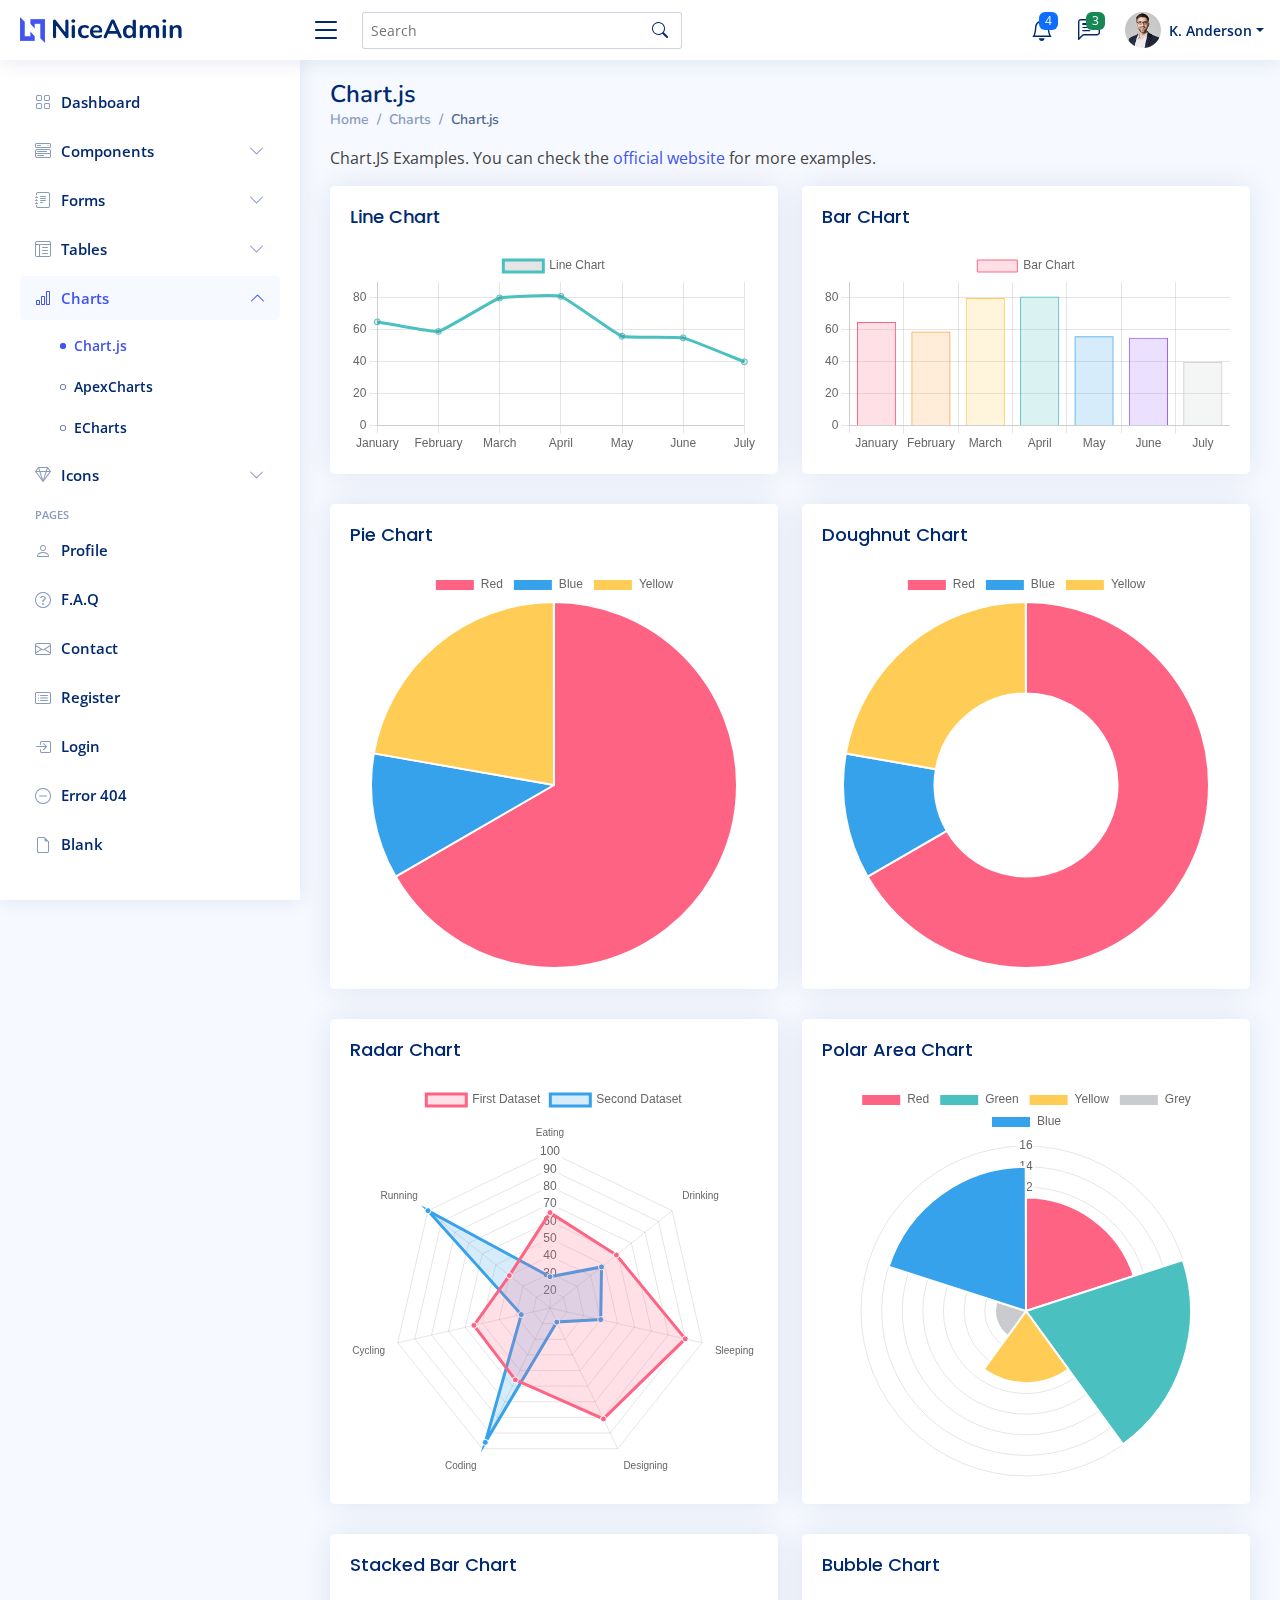
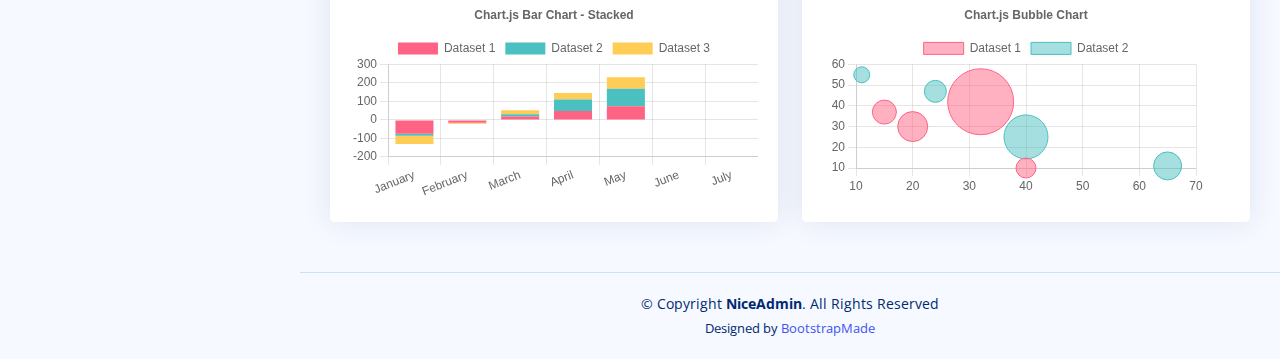
<file: charts-chartjs.html>
<!DOCTYPE html>
<html lang="en">

<head>
  <meta charset="utf-8">
  <meta content="width=device-width, initial-scale=1.0" name="viewport">

  <title>Charts / Chart.js - NiceAdmin Bootstrap Template</title>
  <meta content="" name="description">
  <meta content="" name="keywords">

  <!-- Favicons -->
  <link href="assets/img/favicon.png" rel="icon">
  <link href="assets/img/apple-touch-icon.png" rel="apple-touch-icon">

  <!-- Google Fonts -->
  <link href="https://fonts.gstatic.com" rel="preconnect">
  <link href="https://fonts.googleapis.com/css?family=Open+Sans:300,300i,400,400i,600,600i,700,700i|Nunito:300,300i,400,400i,600,600i,700,700i|Poppins:300,300i,400,400i,500,500i,600,600i,700,700i" rel="stylesheet">

  <!-- Vendor CSS Files -->
  <link href="assets/vendor/bootstrap/css/bootstrap.min.css" rel="stylesheet">
  <link href="assets/vendor/bootstrap-icons/bootstrap-icons.css" rel="stylesheet">
  <link href="assets/vendor/boxicons/css/boxicons.min.css" rel="stylesheet">
  <link href="assets/vendor/quill/quill.snow.css" rel="stylesheet">
  <link href="assets/vendor/quill/quill.bubble.css" rel="stylesheet">
  <link href="assets/vendor/remixicon/remixicon.css" rel="stylesheet">
  <link href="assets/vendor/simple-datatables/style.css" rel="stylesheet">

  <!-- Template Main CSS File -->
  <link href="assets/css/style.css" rel="stylesheet">

  <!-- =======================================================
  * Template Name: NiceAdmin
  * Template URL: https://bootstrapmade.com/nice-admin-bootstrap-admin-html-template/
  * Updated: Apr 20 2024 with Bootstrap v5.3.3
  * Author: BootstrapMade.com
  * License: https://bootstrapmade.com/license/
  ======================================================== -->
</head>

<body>

  <!-- ======= Header ======= -->
  <header id="header" class="header fixed-top d-flex align-items-center">

    <div class="d-flex align-items-center justify-content-between">
      <a href="index.html" class="logo d-flex align-items-center">
        <img src="assets/img/logo.png" alt="">
        <span class="d-none d-lg-block">NiceAdmin</span>
      </a>
      <i class="bi bi-list toggle-sidebar-btn"></i>
    </div><!-- End Logo -->

    <div class="search-bar">
      <form class="search-form d-flex align-items-center" method="POST" action="#">
        <input type="text" name="query" placeholder="Search" title="Enter search keyword">
        <button type="submit" title="Search"><i class="bi bi-search"></i></button>
      </form>
    </div><!-- End Search Bar -->

    <nav class="header-nav ms-auto">
      <ul class="d-flex align-items-center">

        <li class="nav-item d-block d-lg-none">
          <a class="nav-link nav-icon search-bar-toggle " href="#">
            <i class="bi bi-search"></i>
          </a>
        </li><!-- End Search Icon-->

        <li class="nav-item dropdown">

          <a class="nav-link nav-icon" href="#" data-bs-toggle="dropdown">
            <i class="bi bi-bell"></i>
            <span class="badge bg-primary badge-number">4</span>
          </a><!-- End Notification Icon -->

          <ul class="dropdown-menu dropdown-menu-end dropdown-menu-arrow notifications">
            <li class="dropdown-header">
              You have 4 new notifications
              <a href="#"><span class="badge rounded-pill bg-primary p-2 ms-2">View all</span></a>
            </li>
            <li>
              <hr class="dropdown-divider">
            </li>

            <li class="notification-item">
              <i class="bi bi-exclamation-circle text-warning"></i>
              <div>
                <h4>Lorem Ipsum</h4>
                <p>Quae dolorem earum veritatis oditseno</p>
                <p>30 min. ago</p>
              </div>
            </li>

            <li>
              <hr class="dropdown-divider">
            </li>

            <li class="notification-item">
              <i class="bi bi-x-circle text-danger"></i>
              <div>
                <h4>Atque rerum nesciunt</h4>
                <p>Quae dolorem earum veritatis oditseno</p>
                <p>1 hr. ago</p>
              </div>
            </li>

            <li>
              <hr class="dropdown-divider">
            </li>

            <li class="notification-item">
              <i class="bi bi-check-circle text-success"></i>
              <div>
                <h4>Sit rerum fuga</h4>
                <p>Quae dolorem earum veritatis oditseno</p>
                <p>2 hrs. ago</p>
              </div>
            </li>

            <li>
              <hr class="dropdown-divider">
            </li>

            <li class="notification-item">
              <i class="bi bi-info-circle text-primary"></i>
              <div>
                <h4>Dicta reprehenderit</h4>
                <p>Quae dolorem earum veritatis oditseno</p>
                <p>4 hrs. ago</p>
              </div>
            </li>

            <li>
              <hr class="dropdown-divider">
            </li>
            <li class="dropdown-footer">
              <a href="#">Show all notifications</a>
            </li>

          </ul><!-- End Notification Dropdown Items -->

        </li><!-- End Notification Nav -->

        <li class="nav-item dropdown">

          <a class="nav-link nav-icon" href="#" data-bs-toggle="dropdown">
            <i class="bi bi-chat-left-text"></i>
            <span class="badge bg-success badge-number">3</span>
          </a><!-- End Messages Icon -->

          <ul class="dropdown-menu dropdown-menu-end dropdown-menu-arrow messages">
            <li class="dropdown-header">
              You have 3 new messages
              <a href="#"><span class="badge rounded-pill bg-primary p-2 ms-2">View all</span></a>
            </li>
            <li>
              <hr class="dropdown-divider">
            </li>

            <li class="message-item">
              <a href="#">
                <img src="assets/img/messages-1.jpg" alt="" class="rounded-circle">
                <div>
                  <h4>Maria Hudson</h4>
                  <p>Velit asperiores et ducimus soluta repudiandae labore officia est ut...</p>
                  <p>4 hrs. ago</p>
                </div>
              </a>
            </li>
            <li>
              <hr class="dropdown-divider">
            </li>

            <li class="message-item">
              <a href="#">
                <img src="assets/img/messages-2.jpg" alt="" class="rounded-circle">
                <div>
                  <h4>Anna Nelson</h4>
                  <p>Velit asperiores et ducimus soluta repudiandae labore officia est ut...</p>
                  <p>6 hrs. ago</p>
                </div>
              </a>
            </li>
            <li>
              <hr class="dropdown-divider">
            </li>

            <li class="message-item">
              <a href="#">
                <img src="assets/img/messages-3.jpg" alt="" class="rounded-circle">
                <div>
                  <h4>David Muldon</h4>
                  <p>Velit asperiores et ducimus soluta repudiandae labore officia est ut...</p>
                  <p>8 hrs. ago</p>
                </div>
              </a>
            </li>
            <li>
              <hr class="dropdown-divider">
            </li>

            <li class="dropdown-footer">
              <a href="#">Show all messages</a>
            </li>

          </ul><!-- End Messages Dropdown Items -->

        </li><!-- End Messages Nav -->

        <li class="nav-item dropdown pe-3">

          <a class="nav-link nav-profile d-flex align-items-center pe-0" href="#" data-bs-toggle="dropdown">
            <img src="assets/img/profile-img.jpg" alt="Profile" class="rounded-circle">
            <span class="d-none d-md-block dropdown-toggle ps-2">K. Anderson</span>
          </a><!-- End Profile Iamge Icon -->

          <ul class="dropdown-menu dropdown-menu-end dropdown-menu-arrow profile">
            <li class="dropdown-header">
              <h6>Kevin Anderson</h6>
              <span>Web Designer</span>
            </li>
            <li>
              <hr class="dropdown-divider">
            </li>

            <li>
              <a class="dropdown-item d-flex align-items-center" href="users-profile.html">
                <i class="bi bi-person"></i>
                <span>My Profile</span>
              </a>
            </li>
            <li>
              <hr class="dropdown-divider">
            </li>

            <li>
              <a class="dropdown-item d-flex align-items-center" href="users-profile.html">
                <i class="bi bi-gear"></i>
                <span>Account Settings</span>
              </a>
            </li>
            <li>
              <hr class="dropdown-divider">
            </li>

            <li>
              <a class="dropdown-item d-flex align-items-center" href="pages-faq.html">
                <i class="bi bi-question-circle"></i>
                <span>Need Help?</span>
              </a>
            </li>
            <li>
              <hr class="dropdown-divider">
            </li>

            <li>
              <a class="dropdown-item d-flex align-items-center" href="#">
                <i class="bi bi-box-arrow-right"></i>
                <span>Sign Out</span>
              </a>
            </li>

          </ul><!-- End Profile Dropdown Items -->
        </li><!-- End Profile Nav -->

      </ul>
    </nav><!-- End Icons Navigation -->

  </header><!-- End Header -->

  <!-- ======= Sidebar ======= -->
  <aside id="sidebar" class="sidebar">

    <ul class="sidebar-nav" id="sidebar-nav">

      <li class="nav-item">
        <a class="nav-link collapsed" href="index.html">
          <i class="bi bi-grid"></i>
          <span>Dashboard</span>
        </a>
      </li><!-- End Dashboard Nav -->

      <li class="nav-item">
        <a class="nav-link collapsed" data-bs-target="#components-nav" data-bs-toggle="collapse" href="#">
          <i class="bi bi-menu-button-wide"></i><span>Components</span><i class="bi bi-chevron-down ms-auto"></i>
        </a>
        <ul id="components-nav" class="nav-content collapse " data-bs-parent="#sidebar-nav">
          <li>
            <a href="components-alerts.html">
              <i class="bi bi-circle"></i><span>Alerts</span>
            </a>
          </li>
          <li>
            <a href="components-accordion.html">
              <i class="bi bi-circle"></i><span>Accordion</span>
            </a>
          </li>
          <li>
            <a href="components-badges.html">
              <i class="bi bi-circle"></i><span>Badges</span>
            </a>
          </li>
          <li>
            <a href="components-breadcrumbs.html">
              <i class="bi bi-circle"></i><span>Breadcrumbs</span>
            </a>
          </li>
          <li>
            <a href="components-buttons.html">
              <i class="bi bi-circle"></i><span>Buttons</span>
            </a>
          </li>
          <li>
            <a href="components-cards.html">
              <i class="bi bi-circle"></i><span>Cards</span>
            </a>
          </li>
          <li>
            <a href="components-carousel.html">
              <i class="bi bi-circle"></i><span>Carousel</span>
            </a>
          </li>
          <li>
            <a href="components-list-group.html">
              <i class="bi bi-circle"></i><span>List group</span>
            </a>
          </li>
          <li>
            <a href="components-modal.html">
              <i class="bi bi-circle"></i><span>Modal</span>
            </a>
          </li>
          <li>
            <a href="components-tabs.html">
              <i class="bi bi-circle"></i><span>Tabs</span>
            </a>
          </li>
          <li>
            <a href="components-pagination.html">
              <i class="bi bi-circle"></i><span>Pagination</span>
            </a>
          </li>
          <li>
            <a href="components-progress.html">
              <i class="bi bi-circle"></i><span>Progress</span>
            </a>
          </li>
          <li>
            <a href="components-spinners.html">
              <i class="bi bi-circle"></i><span>Spinners</span>
            </a>
          </li>
          <li>
            <a href="components-tooltips.html">
              <i class="bi bi-circle"></i><span>Tooltips</span>
            </a>
          </li>
        </ul>
      </li><!-- End Components Nav -->

      <li class="nav-item">
        <a class="nav-link collapsed" data-bs-target="#forms-nav" data-bs-toggle="collapse" href="#">
          <i class="bi bi-journal-text"></i><span>Forms</span><i class="bi bi-chevron-down ms-auto"></i>
        </a>
        <ul id="forms-nav" class="nav-content collapse " data-bs-parent="#sidebar-nav">
          <li>
            <a href="forms-elements.html">
              <i class="bi bi-circle"></i><span>Form Elements</span>
            </a>
          </li>
          <li>
            <a href="forms-layouts.html">
              <i class="bi bi-circle"></i><span>Form Layouts</span>
            </a>
          </li>
          <li>
            <a href="forms-editors.html">
              <i class="bi bi-circle"></i><span>Form Editors</span>
            </a>
          </li>
          <li>
            <a href="forms-validation.html">
              <i class="bi bi-circle"></i><span>Form Validation</span>
            </a>
          </li>
        </ul>
      </li><!-- End Forms Nav -->

      <li class="nav-item">
        <a class="nav-link collapsed" data-bs-target="#tables-nav" data-bs-toggle="collapse" href="#">
          <i class="bi bi-layout-text-window-reverse"></i><span>Tables</span><i class="bi bi-chevron-down ms-auto"></i>
        </a>
        <ul id="tables-nav" class="nav-content collapse " data-bs-parent="#sidebar-nav">
          <li>
            <a href="tables-general.html">
              <i class="bi bi-circle"></i><span>General Tables</span>
            </a>
          </li>
          <li>
            <a href="tables-data.html">
              <i class="bi bi-circle"></i><span>Data Tables</span>
            </a>
          </li>
        </ul>
      </li><!-- End Tables Nav -->

      <li class="nav-item">
        <a class="nav-link " data-bs-target="#charts-nav" data-bs-toggle="collapse" href="#">
          <i class="bi bi-bar-chart"></i><span>Charts</span><i class="bi bi-chevron-down ms-auto"></i>
        </a>
        <ul id="charts-nav" class="nav-content collapse show" data-bs-parent="#sidebar-nav">
          <li>
            <a href="charts-chartjs.html" class="active">
              <i class="bi bi-circle"></i><span>Chart.js</span>
            </a>
          </li>
          <li>
            <a href="charts-apexcharts.html">
              <i class="bi bi-circle"></i><span>ApexCharts</span>
            </a>
          </li>
          <li>
            <a href="charts-echarts.html">
              <i class="bi bi-circle"></i><span>ECharts</span>
            </a>
          </li>
        </ul>
      </li><!-- End Charts Nav -->

      <li class="nav-item">
        <a class="nav-link collapsed" data-bs-target="#icons-nav" data-bs-toggle="collapse" href="#">
          <i class="bi bi-gem"></i><span>Icons</span><i class="bi bi-chevron-down ms-auto"></i>
        </a>
        <ul id="icons-nav" class="nav-content collapse " data-bs-parent="#sidebar-nav">
          <li>
            <a href="icons-bootstrap.html">
              <i class="bi bi-circle"></i><span>Bootstrap Icons</span>
            </a>
          </li>
          <li>
            <a href="icons-remix.html">
              <i class="bi bi-circle"></i><span>Remix Icons</span>
            </a>
          </li>
          <li>
            <a href="icons-boxicons.html">
              <i class="bi bi-circle"></i><span>Boxicons</span>
            </a>
          </li>
        </ul>
      </li><!-- End Icons Nav -->

      <li class="nav-heading">Pages</li>

      <li class="nav-item">
        <a class="nav-link collapsed" href="users-profile.html">
          <i class="bi bi-person"></i>
          <span>Profile</span>
        </a>
      </li><!-- End Profile Page Nav -->

      <li class="nav-item">
        <a class="nav-link collapsed" href="pages-faq.html">
          <i class="bi bi-question-circle"></i>
          <span>F.A.Q</span>
        </a>
      </li><!-- End F.A.Q Page Nav -->

      <li class="nav-item">
        <a class="nav-link collapsed" href="pages-contact.html">
          <i class="bi bi-envelope"></i>
          <span>Contact</span>
        </a>
      </li><!-- End Contact Page Nav -->

      <li class="nav-item">
        <a class="nav-link collapsed" href="pages-register.html">
          <i class="bi bi-card-list"></i>
          <span>Register</span>
        </a>
      </li><!-- End Register Page Nav -->

      <li class="nav-item">
        <a class="nav-link collapsed" href="pages-login.html">
          <i class="bi bi-box-arrow-in-right"></i>
          <span>Login</span>
        </a>
      </li><!-- End Login Page Nav -->

      <li class="nav-item">
        <a class="nav-link collapsed" href="pages-error-404.html">
          <i class="bi bi-dash-circle"></i>
          <span>Error 404</span>
        </a>
      </li><!-- End Error 404 Page Nav -->

      <li class="nav-item">
        <a class="nav-link collapsed" href="pages-blank.html">
          <i class="bi bi-file-earmark"></i>
          <span>Blank</span>
        </a>
      </li><!-- End Blank Page Nav -->

    </ul>

  </aside><!-- End Sidebar-->

  <main id="main" class="main">

    <div class="pagetitle">
      <h1>Chart.js</h1>
      <nav>
        <ol class="breadcrumb">
          <li class="breadcrumb-item"><a href="index.html">Home</a></li>
          <li class="breadcrumb-item">Charts</li>
          <li class="breadcrumb-item active">Chart.js</li>
        </ol>
      </nav>
    </div><!-- End Page Title -->

    <p>Chart.JS Examples. You can check the <a href="https://www.chartjs.org/docs/latest/samples/" target="_blank">official website</a> for more examples.</p>

    <section class="section">
      <div class="row">

        <div class="col-lg-6">
          <div class="card">
            <div class="card-body">
              <h5 class="card-title">Line Chart</h5>

              <!-- Line Chart -->
              <canvas id="lineChart" style="max-height: 400px;"></canvas>
              <script>
                document.addEventListener("DOMContentLoaded", () => {
                  new Chart(document.querySelector('#lineChart'), {
                    type: 'line',
                    data: {
                      labels: ['January', 'February', 'March', 'April', 'May', 'June', 'July'],
                      datasets: [{
                        label: 'Line Chart',
                        data: [65, 59, 80, 81, 56, 55, 40],
                        fill: false,
                        borderColor: 'rgb(75, 192, 192)',
                        tension: 0.1
                      }]
                    },
                    options: {
                      scales: {
                        y: {
                          beginAtZero: true
                        }
                      }
                    }
                  });
                });
              </script>
              <!-- End Line CHart -->

            </div>
          </div>
        </div>

        <div class="col-lg-6">
          <div class="card">
            <div class="card-body">
              <h5 class="card-title">Bar CHart</h5>

              <!-- Bar Chart -->
              <canvas id="barChart" style="max-height: 400px;"></canvas>
              <script>
                document.addEventListener("DOMContentLoaded", () => {
                  new Chart(document.querySelector('#barChart'), {
                    type: 'bar',
                    data: {
                      labels: ['January', 'February', 'March', 'April', 'May', 'June', 'July'],
                      datasets: [{
                        label: 'Bar Chart',
                        data: [65, 59, 80, 81, 56, 55, 40],
                        backgroundColor: [
                          'rgba(255, 99, 132, 0.2)',
                          'rgba(255, 159, 64, 0.2)',
                          'rgba(255, 205, 86, 0.2)',
                          'rgba(75, 192, 192, 0.2)',
                          'rgba(54, 162, 235, 0.2)',
                          'rgba(153, 102, 255, 0.2)',
                          'rgba(201, 203, 207, 0.2)'
                        ],
                        borderColor: [
                          'rgb(255, 99, 132)',
                          'rgb(255, 159, 64)',
                          'rgb(255, 205, 86)',
                          'rgb(75, 192, 192)',
                          'rgb(54, 162, 235)',
                          'rgb(153, 102, 255)',
                          'rgb(201, 203, 207)'
                        ],
                        borderWidth: 1
                      }]
                    },
                    options: {
                      scales: {
                        y: {
                          beginAtZero: true
                        }
                      }
                    }
                  });
                });
              </script>
              <!-- End Bar CHart -->

            </div>
          </div>
        </div>

        <div class="col-lg-6">
          <div class="card">
            <div class="card-body">
              <h5 class="card-title">Pie Chart</h5>

              <!-- Pie Chart -->
              <canvas id="pieChart" style="max-height: 400px;"></canvas>
              <script>
                document.addEventListener("DOMContentLoaded", () => {
                  new Chart(document.querySelector('#pieChart'), {
                    type: 'pie',
                    data: {
                      labels: [
                        'Red',
                        'Blue',
                        'Yellow'
                      ],
                      datasets: [{
                        label: 'My First Dataset',
                        data: [300, 50, 100],
                        backgroundColor: [
                          'rgb(255, 99, 132)',
                          'rgb(54, 162, 235)',
                          'rgb(255, 205, 86)'
                        ],
                        hoverOffset: 4
                      }]
                    }
                  });
                });
              </script>
              <!-- End Pie CHart -->

            </div>
          </div>
        </div>

        <div class="col-lg-6">
          <div class="card">
            <div class="card-body">
              <h5 class="card-title">Doughnut Chart</h5>

              <!-- Doughnut Chart -->
              <canvas id="doughnutChart" style="max-height: 400px;"></canvas>
              <script>
                document.addEventListener("DOMContentLoaded", () => {
                  new Chart(document.querySelector('#doughnutChart'), {
                    type: 'doughnut',
                    data: {
                      labels: [
                        'Red',
                        'Blue',
                        'Yellow'
                      ],
                      datasets: [{
                        label: 'My First Dataset',
                        data: [300, 50, 100],
                        backgroundColor: [
                          'rgb(255, 99, 132)',
                          'rgb(54, 162, 235)',
                          'rgb(255, 205, 86)'
                        ],
                        hoverOffset: 4
                      }]
                    }
                  });
                });
              </script>
              <!-- End Doughnut CHart -->

            </div>
          </div>
        </div>

        <div class="col-lg-6">
          <div class="card">
            <div class="card-body">
              <h5 class="card-title">Radar Chart</h5>

              <!-- Radar Chart -->
              <canvas id="radarChart" style="max-height: 400px;"></canvas>
              <script>
                document.addEventListener("DOMContentLoaded", () => {
                  new Chart(document.querySelector('#radarChart'), {
                    type: 'radar',
                    data: {
                      labels: [
                        'Eating',
                        'Drinking',
                        'Sleeping',
                        'Designing',
                        'Coding',
                        'Cycling',
                        'Running'
                      ],
                      datasets: [{
                        label: 'First Dataset',
                        data: [65, 59, 90, 81, 56, 55, 40],
                        fill: true,
                        backgroundColor: 'rgba(255, 99, 132, 0.2)',
                        borderColor: 'rgb(255, 99, 132)',
                        pointBackgroundColor: 'rgb(255, 99, 132)',
                        pointBorderColor: '#fff',
                        pointHoverBackgroundColor: '#fff',
                        pointHoverBorderColor: 'rgb(255, 99, 132)'
                      }, {
                        label: 'Second Dataset',
                        data: [28, 48, 40, 19, 96, 27, 100],
                        fill: true,
                        backgroundColor: 'rgba(54, 162, 235, 0.2)',
                        borderColor: 'rgb(54, 162, 235)',
                        pointBackgroundColor: 'rgb(54, 162, 235)',
                        pointBorderColor: '#fff',
                        pointHoverBackgroundColor: '#fff',
                        pointHoverBorderColor: 'rgb(54, 162, 235)'
                      }]
                    },
                    options: {
                      elements: {
                        line: {
                          borderWidth: 3
                        }
                      }
                    }
                  });
                });
              </script>
              <!-- End Radar CHart -->

            </div>
          </div>
        </div>

        <div class="col-lg-6">
          <div class="card">
            <div class="card-body">
              <h5 class="card-title">Polar Area Chart</h5>

              <!-- Polar Area Chart -->
              <canvas id="polarAreaChart" style="max-height: 400px;"></canvas>
              <script>
                document.addEventListener("DOMContentLoaded", () => {
                  new Chart(document.querySelector('#polarAreaChart'), {
                    type: 'polarArea',
                    data: {
                      labels: [
                        'Red',
                        'Green',
                        'Yellow',
                        'Grey',
                        'Blue'
                      ],
                      datasets: [{
                        label: 'My First Dataset',
                        data: [11, 16, 7, 3, 14],
                        backgroundColor: [
                          'rgb(255, 99, 132)',
                          'rgb(75, 192, 192)',
                          'rgb(255, 205, 86)',
                          'rgb(201, 203, 207)',
                          'rgb(54, 162, 235)'
                        ]
                      }]
                    }
                  });
                });
              </script>
              <!-- End Polar Area Chart -->

            </div>
          </div>
        </div>

        <div class="col-lg-6">
          <div class="card">
            <div class="card-body">
              <h5 class="card-title">Stacked Bar Chart</h5>

              <!-- Stacked Bar Chart -->
              <canvas id="stakedBarChart" style="max-height: 400px;"></canvas>
              <script>
                document.addEventListener("DOMContentLoaded", () => {
                  new Chart(document.querySelector('#stakedBarChart'), {
                    type: 'bar',
                    data: {
                      labels: ['January', 'February', 'March', 'April', 'May', 'June', 'July'],
                      datasets: [{
                          label: 'Dataset 1',
                          data: [-75, -15, 18, 48, 74],
                          backgroundColor: 'rgb(255, 99, 132)',
                        },
                        {
                          label: 'Dataset 2',
                          data: [-11, -1, 12, 62, 95],
                          backgroundColor: 'rgb(75, 192, 192)',
                        },
                        {
                          label: 'Dataset 3',
                          data: [-44, -5, 22, 35, 62],
                          backgroundColor: 'rgb(255, 205, 86)',
                        },
                      ]
                    },
                    options: {
                      plugins: {
                        title: {
                          display: true,
                          text: 'Chart.js Bar Chart - Stacked'
                        },
                      },
                      responsive: true,
                      scales: {
                        x: {
                          stacked: true,
                        },
                        y: {
                          stacked: true
                        }
                      }
                    }
                  });
                });
              </script>
              <!-- End Stacked Bar Chart -->

            </div>
          </div>
        </div>

        <div class="col-lg-6">
          <div class="card">
            <div class="card-body">
              <h5 class="card-title">Bubble Chart</h5>

              <!-- Bubble Chart -->
              <canvas id="bubbleChart" style="max-height: 400px;"></canvas>
              <script>
                document.addEventListener("DOMContentLoaded", () => {
                  new Chart(document.querySelector('#bubbleChart'), {
                    type: 'bubble',
                    data: {
                      labels: ['January', 'February', 'March', 'April', 'May', 'June', 'July'],
                      datasets: [{
                          label: 'Dataset 1',
                          data: [{
                              x: 20,
                              y: 30,
                              r: 15
                            },
                            {
                              x: 40,
                              y: 10,
                              r: 10
                            },
                            {
                              x: 15,
                              y: 37,
                              r: 12
                            },
                            {
                              x: 32,
                              y: 42,
                              r: 33
                            }
                          ],
                          borderColor: 'rgb(255, 99, 132)',
                          backgroundColor: 'rgba(255, 99, 132, 0.5)'
                        },
                        {
                          label: 'Dataset 2',
                          data: [{
                              x: 40,
                              y: 25,
                              r: 22
                            },
                            {
                              x: 24,
                              y: 47,
                              r: 11
                            },
                            {
                              x: 65,
                              y: 11,
                              r: 14
                            },
                            {
                              x: 11,
                              y: 55,
                              r: 8
                            }
                          ],
                          borderColor: 'rgb(75, 192, 192)',
                          backgroundColor: 'rgba(75, 192, 192, 0.5)'
                        }
                      ]
                    },
                    options: {
                      responsive: true,
                      plugins: {
                        legend: {
                          position: 'top',
                        },
                        title: {
                          display: true,
                          text: 'Chart.js Bubble Chart'
                        }
                      }
                    }
                  });
                });
              </script>
              <!-- End Bubble Chart -->

            </div>
          </div>
        </div>

      </div>
    </section>

  </main><!-- End #main -->

  <!-- ======= Footer ======= -->
  <footer id="footer" class="footer">
    <div class="copyright">
      &copy; Copyright <strong><span>NiceAdmin</span></strong>. All Rights Reserved
    </div>
    <div class="credits">
      <!-- All the links in the footer should remain intact. -->
      <!-- You can delete the links only if you purchased the pro version. -->
      <!-- Licensing information: https://bootstrapmade.com/license/ -->
      <!-- Purchase the pro version with working PHP/AJAX contact form: https://bootstrapmade.com/nice-admin-bootstrap-admin-html-template/ -->
      Designed by <a href="https://bootstrapmade.com/">BootstrapMade</a>
    </div>
  </footer><!-- End Footer -->

  <a href="#" class="back-to-top d-flex align-items-center justify-content-center"><i class="bi bi-arrow-up-short"></i></a>

  <!-- Vendor JS Files -->
  <script src="assets/vendor/apexcharts/apexcharts.min.js"></script>
  <script src="assets/vendor/bootstrap/js/bootstrap.bundle.min.js"></script>
  <script src="assets/vendor/chart.js/chart.umd.js"></script>
  <script src="assets/vendor/echarts/echarts.min.js"></script>
  <script src="assets/vendor/quill/quill.js"></script>
  <script src="assets/vendor/simple-datatables/simple-datatables.js"></script>
  <script src="assets/vendor/tinymce/tinymce.min.js"></script>
  <script src="assets/vendor/php-email-form/validate.js"></script>

  <!-- Template Main JS File -->
  <script src="assets/js/main.js"></script>

</body>

</html>
</file>
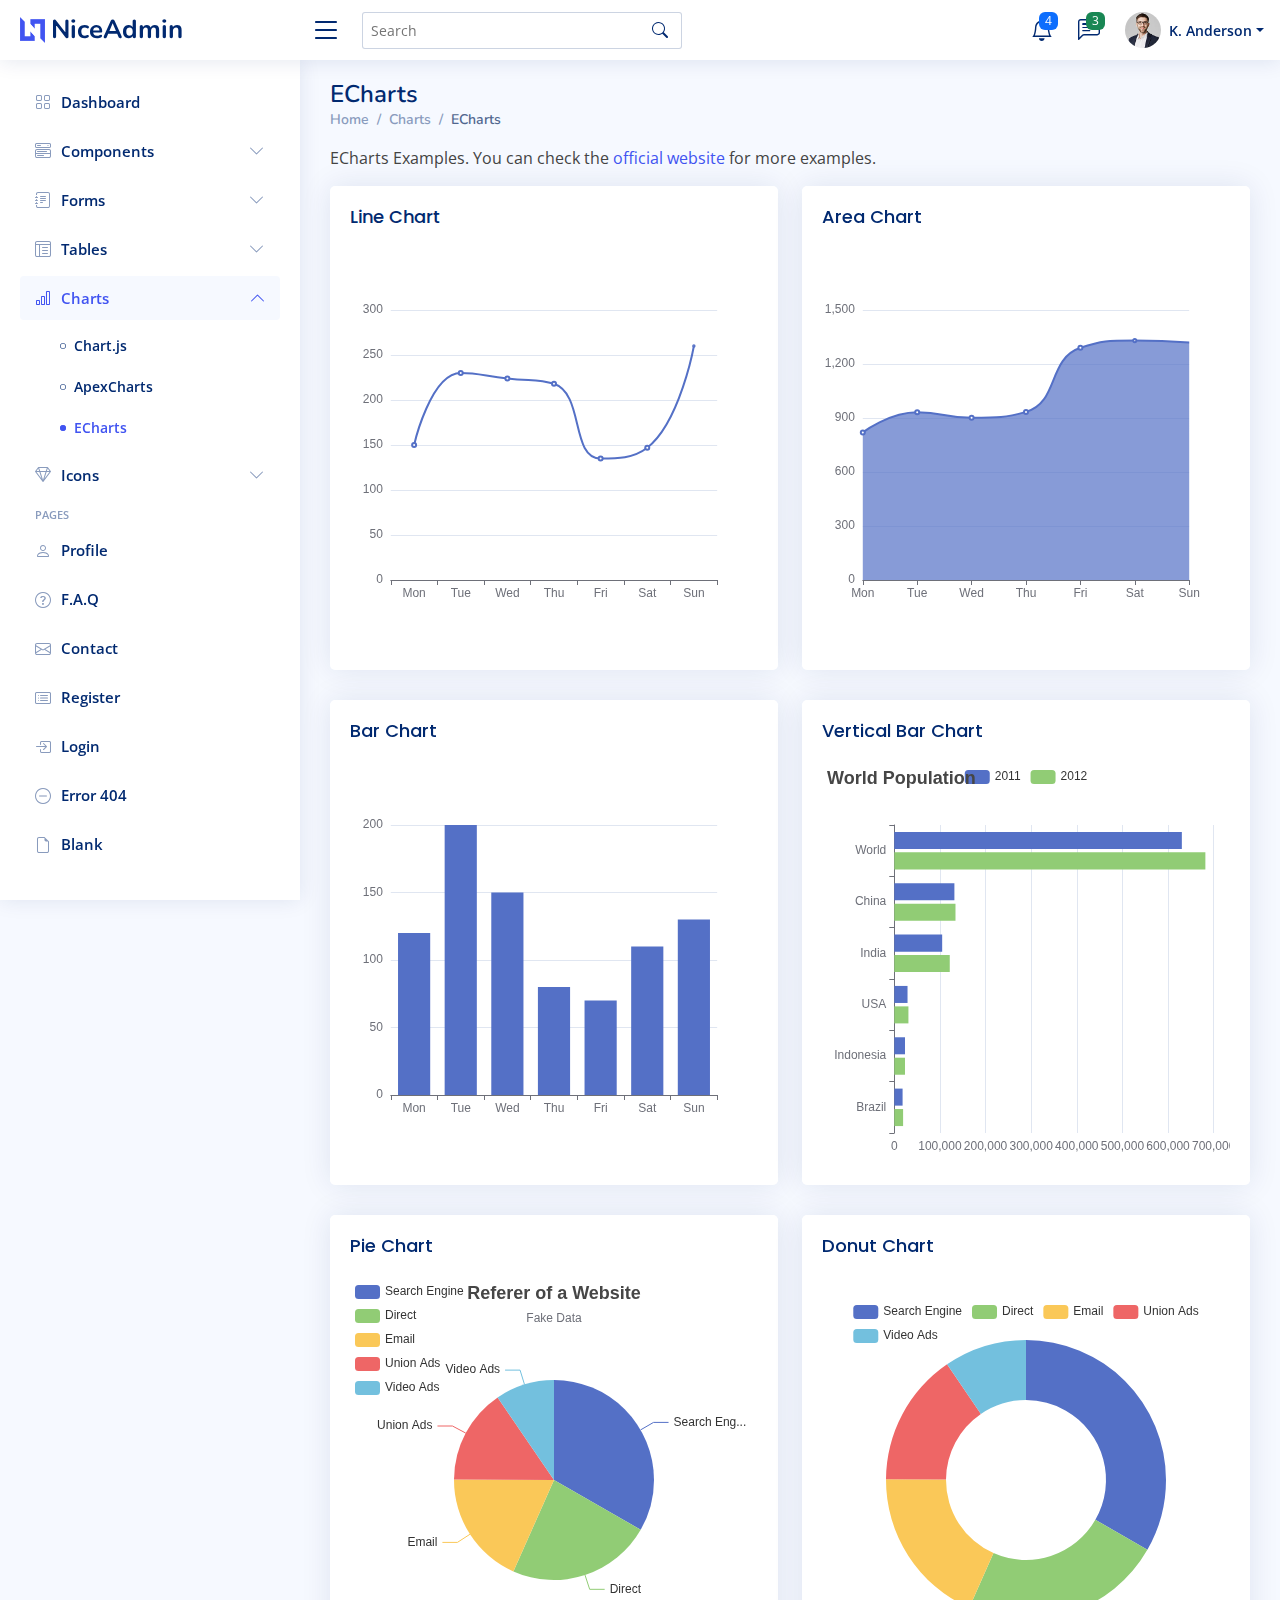
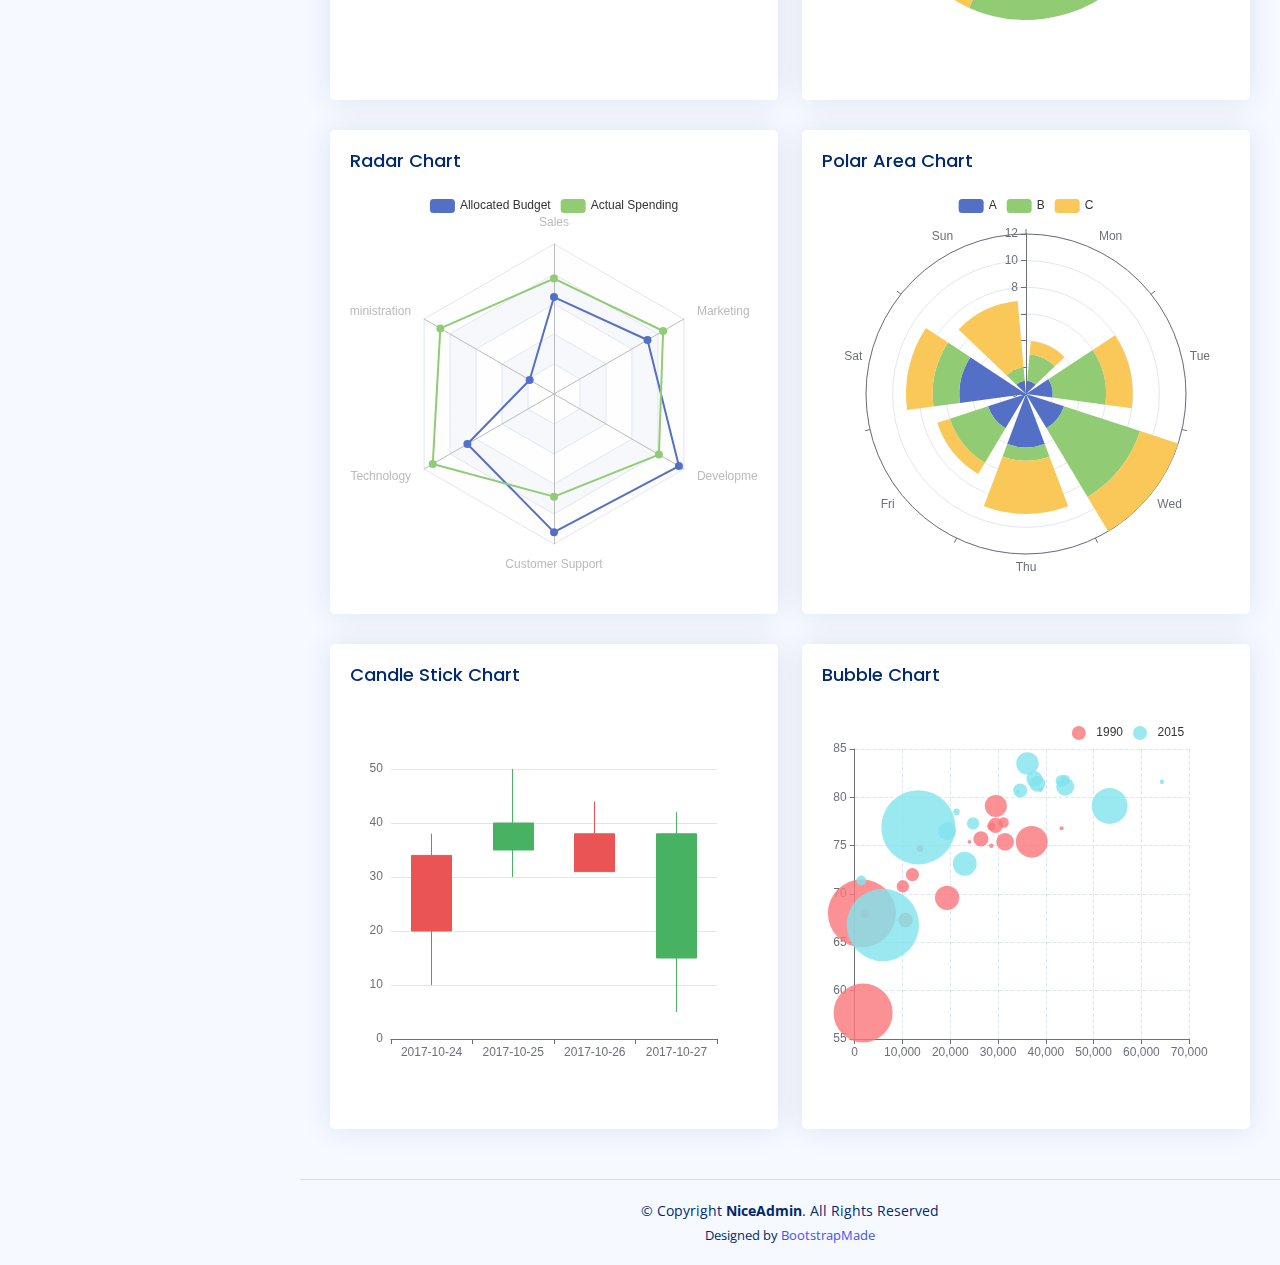
<file: charts-echarts.html>
<!DOCTYPE html>
<html lang="en">

<head>
  <meta charset="utf-8">
  <meta content="width=device-width, initial-scale=1.0" name="viewport">

  <title>Charts / ECharts - NiceAdmin Bootstrap Template</title>
  <meta content="" name="description">
  <meta content="" name="keywords">

  <!-- Favicons -->
  <link href="assets/img/favicon.png" rel="icon">
  <link href="assets/img/apple-touch-icon.png" rel="apple-touch-icon">

  <!-- Google Fonts -->
  <link href="https://fonts.gstatic.com" rel="preconnect">
  <link href="https://fonts.googleapis.com/css?family=Open+Sans:300,300i,400,400i,600,600i,700,700i|Nunito:300,300i,400,400i,600,600i,700,700i|Poppins:300,300i,400,400i,500,500i,600,600i,700,700i" rel="stylesheet">

  <!-- Vendor CSS Files -->
  <link href="assets/vendor/bootstrap/css/bootstrap.min.css" rel="stylesheet">
  <link href="assets/vendor/bootstrap-icons/bootstrap-icons.css" rel="stylesheet">
  <link href="assets/vendor/boxicons/css/boxicons.min.css" rel="stylesheet">
  <link href="assets/vendor/quill/quill.snow.css" rel="stylesheet">
  <link href="assets/vendor/quill/quill.bubble.css" rel="stylesheet">
  <link href="assets/vendor/remixicon/remixicon.css" rel="stylesheet">
  <link href="assets/vendor/simple-datatables/style.css" rel="stylesheet">

  <!-- Template Main CSS File -->
  <link href="assets/css/style.css" rel="stylesheet">

  <!-- =======================================================
  * Template Name: NiceAdmin
  * Template URL: https://bootstrapmade.com/nice-admin-bootstrap-admin-html-template/
  * Updated: Apr 20 2024 with Bootstrap v5.3.3
  * Author: BootstrapMade.com
  * License: https://bootstrapmade.com/license/
  ======================================================== -->
</head>

<body>

  <!-- ======= Header ======= -->
  <header id="header" class="header fixed-top d-flex align-items-center">

    <div class="d-flex align-items-center justify-content-between">
      <a href="index.html" class="logo d-flex align-items-center">
        <img src="assets/img/logo.png" alt="">
        <span class="d-none d-lg-block">NiceAdmin</span>
      </a>
      <i class="bi bi-list toggle-sidebar-btn"></i>
    </div><!-- End Logo -->

    <div class="search-bar">
      <form class="search-form d-flex align-items-center" method="POST" action="#">
        <input type="text" name="query" placeholder="Search" title="Enter search keyword">
        <button type="submit" title="Search"><i class="bi bi-search"></i></button>
      </form>
    </div><!-- End Search Bar -->

    <nav class="header-nav ms-auto">
      <ul class="d-flex align-items-center">

        <li class="nav-item d-block d-lg-none">
          <a class="nav-link nav-icon search-bar-toggle " href="#">
            <i class="bi bi-search"></i>
          </a>
        </li><!-- End Search Icon-->

        <li class="nav-item dropdown">

          <a class="nav-link nav-icon" href="#" data-bs-toggle="dropdown">
            <i class="bi bi-bell"></i>
            <span class="badge bg-primary badge-number">4</span>
          </a><!-- End Notification Icon -->

          <ul class="dropdown-menu dropdown-menu-end dropdown-menu-arrow notifications">
            <li class="dropdown-header">
              You have 4 new notifications
              <a href="#"><span class="badge rounded-pill bg-primary p-2 ms-2">View all</span></a>
            </li>
            <li>
              <hr class="dropdown-divider">
            </li>

            <li class="notification-item">
              <i class="bi bi-exclamation-circle text-warning"></i>
              <div>
                <h4>Lorem Ipsum</h4>
                <p>Quae dolorem earum veritatis oditseno</p>
                <p>30 min. ago</p>
              </div>
            </li>

            <li>
              <hr class="dropdown-divider">
            </li>

            <li class="notification-item">
              <i class="bi bi-x-circle text-danger"></i>
              <div>
                <h4>Atque rerum nesciunt</h4>
                <p>Quae dolorem earum veritatis oditseno</p>
                <p>1 hr. ago</p>
              </div>
            </li>

            <li>
              <hr class="dropdown-divider">
            </li>

            <li class="notification-item">
              <i class="bi bi-check-circle text-success"></i>
              <div>
                <h4>Sit rerum fuga</h4>
                <p>Quae dolorem earum veritatis oditseno</p>
                <p>2 hrs. ago</p>
              </div>
            </li>

            <li>
              <hr class="dropdown-divider">
            </li>

            <li class="notification-item">
              <i class="bi bi-info-circle text-primary"></i>
              <div>
                <h4>Dicta reprehenderit</h4>
                <p>Quae dolorem earum veritatis oditseno</p>
                <p>4 hrs. ago</p>
              </div>
            </li>

            <li>
              <hr class="dropdown-divider">
            </li>
            <li class="dropdown-footer">
              <a href="#">Show all notifications</a>
            </li>

          </ul><!-- End Notification Dropdown Items -->

        </li><!-- End Notification Nav -->

        <li class="nav-item dropdown">

          <a class="nav-link nav-icon" href="#" data-bs-toggle="dropdown">
            <i class="bi bi-chat-left-text"></i>
            <span class="badge bg-success badge-number">3</span>
          </a><!-- End Messages Icon -->

          <ul class="dropdown-menu dropdown-menu-end dropdown-menu-arrow messages">
            <li class="dropdown-header">
              You have 3 new messages
              <a href="#"><span class="badge rounded-pill bg-primary p-2 ms-2">View all</span></a>
            </li>
            <li>
              <hr class="dropdown-divider">
            </li>

            <li class="message-item">
              <a href="#">
                <img src="assets/img/messages-1.jpg" alt="" class="rounded-circle">
                <div>
                  <h4>Maria Hudson</h4>
                  <p>Velit asperiores et ducimus soluta repudiandae labore officia est ut...</p>
                  <p>4 hrs. ago</p>
                </div>
              </a>
            </li>
            <li>
              <hr class="dropdown-divider">
            </li>

            <li class="message-item">
              <a href="#">
                <img src="assets/img/messages-2.jpg" alt="" class="rounded-circle">
                <div>
                  <h4>Anna Nelson</h4>
                  <p>Velit asperiores et ducimus soluta repudiandae labore officia est ut...</p>
                  <p>6 hrs. ago</p>
                </div>
              </a>
            </li>
            <li>
              <hr class="dropdown-divider">
            </li>

            <li class="message-item">
              <a href="#">
                <img src="assets/img/messages-3.jpg" alt="" class="rounded-circle">
                <div>
                  <h4>David Muldon</h4>
                  <p>Velit asperiores et ducimus soluta repudiandae labore officia est ut...</p>
                  <p>8 hrs. ago</p>
                </div>
              </a>
            </li>
            <li>
              <hr class="dropdown-divider">
            </li>

            <li class="dropdown-footer">
              <a href="#">Show all messages</a>
            </li>

          </ul><!-- End Messages Dropdown Items -->

        </li><!-- End Messages Nav -->

        <li class="nav-item dropdown pe-3">

          <a class="nav-link nav-profile d-flex align-items-center pe-0" href="#" data-bs-toggle="dropdown">
            <img src="assets/img/profile-img.jpg" alt="Profile" class="rounded-circle">
            <span class="d-none d-md-block dropdown-toggle ps-2">K. Anderson</span>
          </a><!-- End Profile Iamge Icon -->

          <ul class="dropdown-menu dropdown-menu-end dropdown-menu-arrow profile">
            <li class="dropdown-header">
              <h6>Kevin Anderson</h6>
              <span>Web Designer</span>
            </li>
            <li>
              <hr class="dropdown-divider">
            </li>

            <li>
              <a class="dropdown-item d-flex align-items-center" href="users-profile.html">
                <i class="bi bi-person"></i>
                <span>My Profile</span>
              </a>
            </li>
            <li>
              <hr class="dropdown-divider">
            </li>

            <li>
              <a class="dropdown-item d-flex align-items-center" href="users-profile.html">
                <i class="bi bi-gear"></i>
                <span>Account Settings</span>
              </a>
            </li>
            <li>
              <hr class="dropdown-divider">
            </li>

            <li>
              <a class="dropdown-item d-flex align-items-center" href="pages-faq.html">
                <i class="bi bi-question-circle"></i>
                <span>Need Help?</span>
              </a>
            </li>
            <li>
              <hr class="dropdown-divider">
            </li>

            <li>
              <a class="dropdown-item d-flex align-items-center" href="#">
                <i class="bi bi-box-arrow-right"></i>
                <span>Sign Out</span>
              </a>
            </li>

          </ul><!-- End Profile Dropdown Items -->
        </li><!-- End Profile Nav -->

      </ul>
    </nav><!-- End Icons Navigation -->

  </header><!-- End Header -->

  <!-- ======= Sidebar ======= -->
  <aside id="sidebar" class="sidebar">

    <ul class="sidebar-nav" id="sidebar-nav">

      <li class="nav-item">
        <a class="nav-link collapsed" href="index.html">
          <i class="bi bi-grid"></i>
          <span>Dashboard</span>
        </a>
      </li><!-- End Dashboard Nav -->

      <li class="nav-item">
        <a class="nav-link collapsed" data-bs-target="#components-nav" data-bs-toggle="collapse" href="#">
          <i class="bi bi-menu-button-wide"></i><span>Components</span><i class="bi bi-chevron-down ms-auto"></i>
        </a>
        <ul id="components-nav" class="nav-content collapse " data-bs-parent="#sidebar-nav">
          <li>
            <a href="components-alerts.html">
              <i class="bi bi-circle"></i><span>Alerts</span>
            </a>
          </li>
          <li>
            <a href="components-accordion.html">
              <i class="bi bi-circle"></i><span>Accordion</span>
            </a>
          </li>
          <li>
            <a href="components-badges.html">
              <i class="bi bi-circle"></i><span>Badges</span>
            </a>
          </li>
          <li>
            <a href="components-breadcrumbs.html">
              <i class="bi bi-circle"></i><span>Breadcrumbs</span>
            </a>
          </li>
          <li>
            <a href="components-buttons.html">
              <i class="bi bi-circle"></i><span>Buttons</span>
            </a>
          </li>
          <li>
            <a href="components-cards.html">
              <i class="bi bi-circle"></i><span>Cards</span>
            </a>
          </li>
          <li>
            <a href="components-carousel.html">
              <i class="bi bi-circle"></i><span>Carousel</span>
            </a>
          </li>
          <li>
            <a href="components-list-group.html">
              <i class="bi bi-circle"></i><span>List group</span>
            </a>
          </li>
          <li>
            <a href="components-modal.html">
              <i class="bi bi-circle"></i><span>Modal</span>
            </a>
          </li>
          <li>
            <a href="components-tabs.html">
              <i class="bi bi-circle"></i><span>Tabs</span>
            </a>
          </li>
          <li>
            <a href="components-pagination.html">
              <i class="bi bi-circle"></i><span>Pagination</span>
            </a>
          </li>
          <li>
            <a href="components-progress.html">
              <i class="bi bi-circle"></i><span>Progress</span>
            </a>
          </li>
          <li>
            <a href="components-spinners.html">
              <i class="bi bi-circle"></i><span>Spinners</span>
            </a>
          </li>
          <li>
            <a href="components-tooltips.html">
              <i class="bi bi-circle"></i><span>Tooltips</span>
            </a>
          </li>
        </ul>
      </li><!-- End Components Nav -->

      <li class="nav-item">
        <a class="nav-link collapsed" data-bs-target="#forms-nav" data-bs-toggle="collapse" href="#">
          <i class="bi bi-journal-text"></i><span>Forms</span><i class="bi bi-chevron-down ms-auto"></i>
        </a>
        <ul id="forms-nav" class="nav-content collapse " data-bs-parent="#sidebar-nav">
          <li>
            <a href="forms-elements.html">
              <i class="bi bi-circle"></i><span>Form Elements</span>
            </a>
          </li>
          <li>
            <a href="forms-layouts.html">
              <i class="bi bi-circle"></i><span>Form Layouts</span>
            </a>
          </li>
          <li>
            <a href="forms-editors.html">
              <i class="bi bi-circle"></i><span>Form Editors</span>
            </a>
          </li>
          <li>
            <a href="forms-validation.html">
              <i class="bi bi-circle"></i><span>Form Validation</span>
            </a>
          </li>
        </ul>
      </li><!-- End Forms Nav -->

      <li class="nav-item">
        <a class="nav-link collapsed" data-bs-target="#tables-nav" data-bs-toggle="collapse" href="#">
          <i class="bi bi-layout-text-window-reverse"></i><span>Tables</span><i class="bi bi-chevron-down ms-auto"></i>
        </a>
        <ul id="tables-nav" class="nav-content collapse " data-bs-parent="#sidebar-nav">
          <li>
            <a href="tables-general.html">
              <i class="bi bi-circle"></i><span>General Tables</span>
            </a>
          </li>
          <li>
            <a href="tables-data.html">
              <i class="bi bi-circle"></i><span>Data Tables</span>
            </a>
          </li>
        </ul>
      </li><!-- End Tables Nav -->

      <li class="nav-item">
        <a class="nav-link " data-bs-target="#charts-nav" data-bs-toggle="collapse" href="#">
          <i class="bi bi-bar-chart"></i><span>Charts</span><i class="bi bi-chevron-down ms-auto"></i>
        </a>
        <ul id="charts-nav" class="nav-content collapse show" data-bs-parent="#sidebar-nav">
          <li>
            <a href="charts-chartjs.html">
              <i class="bi bi-circle"></i><span>Chart.js</span>
            </a>
          </li>
          <li>
            <a href="charts-apexcharts.html">
              <i class="bi bi-circle"></i><span>ApexCharts</span>
            </a>
          </li>
          <li>
            <a href="charts-echarts.html" class="active">
              <i class="bi bi-circle"></i><span>ECharts</span>
            </a>
          </li>
        </ul>
      </li><!-- End Charts Nav -->

      <li class="nav-item">
        <a class="nav-link collapsed" data-bs-target="#icons-nav" data-bs-toggle="collapse" href="#">
          <i class="bi bi-gem"></i><span>Icons</span><i class="bi bi-chevron-down ms-auto"></i>
        </a>
        <ul id="icons-nav" class="nav-content collapse " data-bs-parent="#sidebar-nav">
          <li>
            <a href="icons-bootstrap.html">
              <i class="bi bi-circle"></i><span>Bootstrap Icons</span>
            </a>
          </li>
          <li>
            <a href="icons-remix.html">
              <i class="bi bi-circle"></i><span>Remix Icons</span>
            </a>
          </li>
          <li>
            <a href="icons-boxicons.html">
              <i class="bi bi-circle"></i><span>Boxicons</span>
            </a>
          </li>
        </ul>
      </li><!-- End Icons Nav -->

      <li class="nav-heading">Pages</li>

      <li class="nav-item">
        <a class="nav-link collapsed" href="users-profile.html">
          <i class="bi bi-person"></i>
          <span>Profile</span>
        </a>
      </li><!-- End Profile Page Nav -->

      <li class="nav-item">
        <a class="nav-link collapsed" href="pages-faq.html">
          <i class="bi bi-question-circle"></i>
          <span>F.A.Q</span>
        </a>
      </li><!-- End F.A.Q Page Nav -->

      <li class="nav-item">
        <a class="nav-link collapsed" href="pages-contact.html">
          <i class="bi bi-envelope"></i>
          <span>Contact</span>
        </a>
      </li><!-- End Contact Page Nav -->

      <li class="nav-item">
        <a class="nav-link collapsed" href="pages-register.html">
          <i class="bi bi-card-list"></i>
          <span>Register</span>
        </a>
      </li><!-- End Register Page Nav -->

      <li class="nav-item">
        <a class="nav-link collapsed" href="pages-login.html">
          <i class="bi bi-box-arrow-in-right"></i>
          <span>Login</span>
        </a>
      </li><!-- End Login Page Nav -->

      <li class="nav-item">
        <a class="nav-link collapsed" href="pages-error-404.html">
          <i class="bi bi-dash-circle"></i>
          <span>Error 404</span>
        </a>
      </li><!-- End Error 404 Page Nav -->

      <li class="nav-item">
        <a class="nav-link collapsed" href="pages-blank.html">
          <i class="bi bi-file-earmark"></i>
          <span>Blank</span>
        </a>
      </li><!-- End Blank Page Nav -->

    </ul>

  </aside><!-- End Sidebar-->

  <main id="main" class="main">

    <div class="pagetitle">
      <h1>ECharts</h1>
      <nav>
        <ol class="breadcrumb">
          <li class="breadcrumb-item"><a href="index.html">Home</a></li>
          <li class="breadcrumb-item">Charts</li>
          <li class="breadcrumb-item active">ECharts</li>
        </ol>
      </nav>
    </div><!-- End Page Title -->

    <p>ECharts Examples. You can check the <a href="https://echarts.apache.org/examples/en/index.html" target="_blank">official website</a> for more examples.</p>

    <section class="section">
      <div class="row">

        <div class="col-lg-6">
          <div class="card">
            <div class="card-body">
              <h5 class="card-title">Line Chart</h5>

              <!-- Line Chart -->
              <div id="lineChart" style="min-height: 400px;" class="echart"></div>

              <script>
                document.addEventListener("DOMContentLoaded", () => {
                  echarts.init(document.querySelector("#lineChart")).setOption({
                    xAxis: {
                      type: 'category',
                      data: ['Mon', 'Tue', 'Wed', 'Thu', 'Fri', 'Sat', 'Sun']
                    },
                    yAxis: {
                      type: 'value'
                    },
                    series: [{
                      data: [150, 230, 224, 218, 135, 147, 260],
                      type: 'line',
                      smooth: true
                    }]
                  });
                });
              </script>
              <!-- End Line Chart -->

            </div>
          </div>
        </div>

        <div class="col-lg-6">
          <div class="card">
            <div class="card-body">
              <h5 class="card-title">Area Chart</h5>

              <!-- Area Chart -->
              <div id="areaChart" style="min-height: 400px;" class="echart"></div>

              <script>
                document.addEventListener("DOMContentLoaded", () => {
                  echarts.init(document.querySelector("#areaChart")).setOption({
                    xAxis: {
                      type: 'category',
                      boundaryGap: false,
                      data: ['Mon', 'Tue', 'Wed', 'Thu', 'Fri', 'Sat', 'Sun']
                    },
                    yAxis: {
                      type: 'value'
                    },
                    series: [{
                      data: [820, 932, 901, 934, 1290, 1330, 1320],
                      type: 'line',
                      smooth: true,
                      areaStyle: {}
                    }]
                  });
                });
              </script>
              <!-- End Area Chart -->

            </div>
          </div>
        </div>

        <div class="col-lg-6">
          <div class="card">
            <div class="card-body">
              <h5 class="card-title">Bar Chart</h5>

              <!-- Bar Chart -->
              <div id="barChart" style="min-height: 400px;" class="echart"></div>

              <script>
                document.addEventListener("DOMContentLoaded", () => {
                  echarts.init(document.querySelector("#barChart")).setOption({
                    xAxis: {
                      type: 'category',
                      data: ['Mon', 'Tue', 'Wed', 'Thu', 'Fri', 'Sat', 'Sun']
                    },
                    yAxis: {
                      type: 'value'
                    },
                    series: [{
                      data: [120, 200, 150, 80, 70, 110, 130],
                      type: 'bar'
                    }]
                  });
                });
              </script>
              <!-- End Bar Chart -->

            </div>
          </div>
        </div>

        <div class="col-lg-6">
          <div class="card">
            <div class="card-body">
              <h5 class="card-title">Vertical Bar Chart</h5>

              <!-- Vertical Bar Chart -->
              <div id="verticalBarChart" style="min-height: 400px;" class="echart"></div>

              <script>
                document.addEventListener("DOMContentLoaded", () => {
                  echarts.init(document.querySelector("#verticalBarChart")).setOption({
                    title: {
                      text: 'World Population'
                    },
                    tooltip: {
                      trigger: 'axis',
                      axisPointer: {
                        type: 'shadow'
                      }
                    },
                    legend: {},
                    grid: {
                      left: '3%',
                      right: '4%',
                      bottom: '3%',
                      containLabel: true
                    },
                    xAxis: {
                      type: 'value',
                      boundaryGap: [0, 0.01]
                    },
                    yAxis: {
                      type: 'category',
                      data: ['Brazil', 'Indonesia', 'USA', 'India', 'China', 'World']
                    },
                    series: [{
                        name: '2011',
                        type: 'bar',
                        data: [18203, 23489, 29034, 104970, 131744, 630230]
                      },
                      {
                        name: '2012',
                        type: 'bar',
                        data: [19325, 23438, 31000, 121594, 134141, 681807]
                      }
                    ]
                  });
                });
              </script>
              <!-- End Vertical Bar Chart -->

            </div>
          </div>
        </div>

        <div class="col-lg-6">
          <div class="card">
            <div class="card-body">
              <h5 class="card-title">Pie Chart</h5>

              <!-- Pie Chart -->
              <div id="pieChart" style="min-height: 400px;" class="echart"></div>

              <script>
                document.addEventListener("DOMContentLoaded", () => {
                  echarts.init(document.querySelector("#pieChart")).setOption({
                    title: {
                      text: 'Referer of a Website',
                      subtext: 'Fake Data',
                      left: 'center'
                    },
                    tooltip: {
                      trigger: 'item'
                    },
                    legend: {
                      orient: 'vertical',
                      left: 'left'
                    },
                    series: [{
                      name: 'Access From',
                      type: 'pie',
                      radius: '50%',
                      data: [{
                          value: 1048,
                          name: 'Search Engine'
                        },
                        {
                          value: 735,
                          name: 'Direct'
                        },
                        {
                          value: 580,
                          name: 'Email'
                        },
                        {
                          value: 484,
                          name: 'Union Ads'
                        },
                        {
                          value: 300,
                          name: 'Video Ads'
                        }
                      ],
                      emphasis: {
                        itemStyle: {
                          shadowBlur: 10,
                          shadowOffsetX: 0,
                          shadowColor: 'rgba(0, 0, 0, 0.5)'
                        }
                      }
                    }]
                  });
                });
              </script>
              <!-- End Pie Chart -->

            </div>
          </div>
        </div>

        <div class="col-lg-6">
          <div class="card">
            <div class="card-body">
              <h5 class="card-title">Donut Chart</h5>

              <!-- Donut Chart -->
              <div id="donutChart" style="min-height: 400px;" class="echart"></div>

              <script>
                document.addEventListener("DOMContentLoaded", () => {
                  echarts.init(document.querySelector("#donutChart")).setOption({
                    tooltip: {
                      trigger: 'item'
                    },
                    legend: {
                      top: '5%',
                      left: 'center'
                    },
                    series: [{
                      name: 'Access From',
                      type: 'pie',
                      radius: ['40%', '70%'],
                      avoidLabelOverlap: false,
                      label: {
                        show: false,
                        position: 'center'
                      },
                      emphasis: {
                        label: {
                          show: true,
                          fontSize: '18',
                          fontWeight: 'bold'
                        }
                      },
                      labelLine: {
                        show: false
                      },
                      data: [{
                          value: 1048,
                          name: 'Search Engine'
                        },
                        {
                          value: 735,
                          name: 'Direct'
                        },
                        {
                          value: 580,
                          name: 'Email'
                        },
                        {
                          value: 484,
                          name: 'Union Ads'
                        },
                        {
                          value: 300,
                          name: 'Video Ads'
                        }
                      ]
                    }]
                  });
                });
              </script>
              <!-- End Donut Chart -->

            </div>
          </div>
        </div>

        <div class="col-lg-6">
          <div class="card">
            <div class="card-body">
              <h5 class="card-title">Radar Chart</h5>

              <!-- Radar Chart -->
              <div id="radarChart" style="min-height: 400px;" class="echart"></div>

              <script>
                document.addEventListener("DOMContentLoaded", () => {
                  echarts.init(document.querySelector("#radarChart")).setOption({
                    legend: {
                      data: ['Allocated Budget', 'Actual Spending']
                    },
                    radar: {
                      // shape: 'circle',
                      indicator: [{
                          name: 'Sales',
                          max: 6500
                        },
                        {
                          name: 'Administration',
                          max: 16000
                        },
                        {
                          name: 'Information Technology',
                          max: 30000
                        },
                        {
                          name: 'Customer Support',
                          max: 38000
                        },
                        {
                          name: 'Development',
                          max: 52000
                        },
                        {
                          name: 'Marketing',
                          max: 25000
                        }
                      ]
                    },
                    series: [{
                      name: 'Budget vs spending',
                      type: 'radar',
                      data: [{
                          value: [4200, 3000, 20000, 35000, 50000, 18000],
                          name: 'Allocated Budget'
                        },
                        {
                          value: [5000, 14000, 28000, 26000, 42000, 21000],
                          name: 'Actual Spending'
                        }
                      ]
                    }]
                  });
                });
              </script>
              <!-- End Radar Chart -->

            </div>
          </div>
        </div>

        <div class="col-lg-6">
          <div class="card">
            <div class="card-body">
              <h5 class="card-title">Polar Area Chart</h5>

              <!-- Polar Area Chart -->
              <div id="polarAreaChart" style="min-height: 400px;" class="echart"></div>

              <script>
                document.addEventListener("DOMContentLoaded", () => {
                  echarts.init(document.querySelector("#polarAreaChart")).setOption({
                    angleAxis: {
                      type: 'category',
                      data: ['Mon', 'Tue', 'Wed', 'Thu', 'Fri', 'Sat', 'Sun']
                    },
                    radiusAxis: {},
                    polar: {},
                    series: [{
                        type: 'bar',
                        data: [1, 2, 3, 4, 3, 5, 1],
                        coordinateSystem: 'polar',
                        name: 'A',
                        stack: 'a',
                        emphasis: {
                          focus: 'series'
                        }
                      },
                      {
                        type: 'bar',
                        data: [2, 4, 6, 1, 3, 2, 1],
                        coordinateSystem: 'polar',
                        name: 'B',
                        stack: 'a',
                        emphasis: {
                          focus: 'series'
                        }
                      },
                      {
                        type: 'bar',
                        data: [1, 2, 3, 4, 1, 2, 5],
                        coordinateSystem: 'polar',
                        name: 'C',
                        stack: 'a',
                        emphasis: {
                          focus: 'series'
                        }
                      }
                    ],
                    legend: {
                      show: true,
                      data: ['A', 'B', 'C']
                    }
                  });
                });
              </script>
              <!-- End Polar Area Chart -->

            </div>
          </div>
        </div>

        <div class="col-lg-6">
          <div class="card">
            <div class="card-body">
              <h5 class="card-title">Candle Stick Chart</h5>

              <!-- Candle Stick Chart -->
              <div id="candleStickChart" style="min-height: 400px;" class="echart"></div>

              <script>
                document.addEventListener("DOMContentLoaded", () => {
                  echarts.init(document.querySelector("#candleStickChart")).setOption({
                    xAxis: {
                      data: ['2017-10-24', '2017-10-25', '2017-10-26', '2017-10-27']
                    },
                    yAxis: {},
                    series: [{
                      type: 'candlestick',
                      data: [
                        [20, 34, 10, 38],
                        [40, 35, 30, 50],
                        [31, 38, 33, 44],
                        [38, 15, 5, 42]
                      ]
                    }]
                  });
                });
              </script>
              <!-- End Candle Stick Chart -->

            </div>
          </div>
        </div>

        <div class="col-lg-6">
          <div class="card">
            <div class="card-body">
              <h5 class="card-title">Bubble Chart</h5>

              <!-- Bubble Chart -->
              <div id="bubbleChart" style="min-height: 400px;" class="echart"></div>

              <script>
                document.addEventListener("DOMContentLoaded", () => {
                  const data = [
                    [
                      [28604, 77, 17096869, 'Australia', 1990],
                      [31163, 77.4, 27662440, 'Canada', 1990],
                      [1516, 68, 1154605773, 'China', 1990],
                      [13670, 74.7, 10582082, 'Cuba', 1990],
                      [28599, 75, 4986705, 'Finland', 1990],
                      [29476, 77.1, 56943299, 'France', 1990],
                      [31476, 75.4, 78958237, 'Germany', 1990],
                      [28666, 78.1, 254830, 'Iceland', 1990],
                      [1777, 57.7, 870601776, 'India', 1990],
                      [29550, 79.1, 122249285, 'Japan', 1990],
                      [2076, 67.9, 20194354, 'North Korea', 1990],
                      [12087, 72, 42972254, 'South Korea', 1990],
                      [24021, 75.4, 3397534, 'New Zealand', 1990],
                      [43296, 76.8, 4240375, 'Norway', 1990],
                      [10088, 70.8, 38195258, 'Poland', 1990],
                      [19349, 69.6, 147568552, 'Russia', 1990],
                      [10670, 67.3, 53994605, 'Turkey', 1990],
                      [26424, 75.7, 57110117, 'United Kingdom', 1990],
                      [37062, 75.4, 252847810, 'United States', 1990]
                    ],
                    [
                      [44056, 81.8, 23968973, 'Australia', 2015],
                      [43294, 81.7, 35939927, 'Canada', 2015],
                      [13334, 76.9, 1376048943, 'China', 2015],
                      [21291, 78.5, 11389562, 'Cuba', 2015],
                      [38923, 80.8, 5503457, 'Finland', 2015],
                      [37599, 81.9, 64395345, 'France', 2015],
                      [44053, 81.1, 80688545, 'Germany', 2015],
                      [42182, 82.8, 329425, 'Iceland', 2015],
                      [5903, 66.8, 1311050527, 'India', 2015],
                      [36162, 83.5, 126573481, 'Japan', 2015],
                      [1390, 71.4, 25155317, 'North Korea', 2015],
                      [34644, 80.7, 50293439, 'South Korea', 2015],
                      [34186, 80.6, 4528526, 'New Zealand', 2015],
                      [64304, 81.6, 5210967, 'Norway', 2015],
                      [24787, 77.3, 38611794, 'Poland', 2015],
                      [23038, 73.13, 143456918, 'Russia', 2015],
                      [19360, 76.5, 78665830, 'Turkey', 2015],
                      [38225, 81.4, 64715810, 'United Kingdom', 2015],
                      [53354, 79.1, 321773631, 'United States', 2015]
                    ]
                  ];
                  echarts.init(document.querySelector("#bubbleChart")).setOption({
                    legend: {
                      right: '10%',
                      top: '3%',
                      data: ['1990', '2015']
                    },
                    grid: {
                      left: '8%',
                      top: '10%'
                    },
                    xAxis: {
                      splitLine: {
                        lineStyle: {
                          type: 'dashed'
                        }
                      }
                    },
                    yAxis: {
                      splitLine: {
                        lineStyle: {
                          type: 'dashed'
                        }
                      },
                      scale: true
                    },
                    series: [{
                        name: '1990',
                        data: data[0],
                        type: 'scatter',
                        symbolSize: function(data) {
                          return Math.sqrt(data[2]) / 5e2;
                        },
                        emphasis: {
                          focus: 'series',
                          label: {
                            show: true,
                            formatter: function(param) {
                              return param.data[3];
                            },
                            position: 'top'
                          }
                        },
                        itemStyle: {
                          color: 'rgb(251, 118, 123)'
                        }
                      },
                      {
                        name: '2015',
                        data: data[1],
                        type: 'scatter',
                        symbolSize: function(data) {
                          return Math.sqrt(data[2]) / 5e2;
                        },
                        emphasis: {
                          focus: 'series',
                          label: {
                            show: true,
                            formatter: function(param) {
                              return param.data[3];
                            },
                            position: 'top'
                          }
                        },
                        itemStyle: {
                          color: 'rgb(129, 227, 238)'
                        }
                      }
                    ]
                  });
                });
              </script>
              <!-- End Bubble Chart -->

            </div>
          </div>
        </div>

      </div>
    </section>

  </main><!-- End #main -->

  <!-- ======= Footer ======= -->
  <footer id="footer" class="footer">
    <div class="copyright">
      &copy; Copyright <strong><span>NiceAdmin</span></strong>. All Rights Reserved
    </div>
    <div class="credits">
      <!-- All the links in the footer should remain intact. -->
      <!-- You can delete the links only if you purchased the pro version. -->
      <!-- Licensing information: https://bootstrapmade.com/license/ -->
      <!-- Purchase the pro version with working PHP/AJAX contact form: https://bootstrapmade.com/nice-admin-bootstrap-admin-html-template/ -->
      Designed by <a href="https://bootstrapmade.com/">BootstrapMade</a>
    </div>
  </footer><!-- End Footer -->

  <a href="#" class="back-to-top d-flex align-items-center justify-content-center"><i class="bi bi-arrow-up-short"></i></a>

  <!-- Vendor JS Files -->
  <script src="assets/vendor/apexcharts/apexcharts.min.js"></script>
  <script src="assets/vendor/bootstrap/js/bootstrap.bundle.min.js"></script>
  <script src="assets/vendor/chart.js/chart.umd.js"></script>
  <script src="assets/vendor/echarts/echarts.min.js"></script>
  <script src="assets/vendor/quill/quill.js"></script>
  <script src="assets/vendor/simple-datatables/simple-datatables.js"></script>
  <script src="assets/vendor/tinymce/tinymce.min.js"></script>
  <script src="assets/vendor/php-email-form/validate.js"></script>

  <!-- Template Main JS File -->
  <script src="assets/js/main.js"></script>

</body>

</html>
</file>
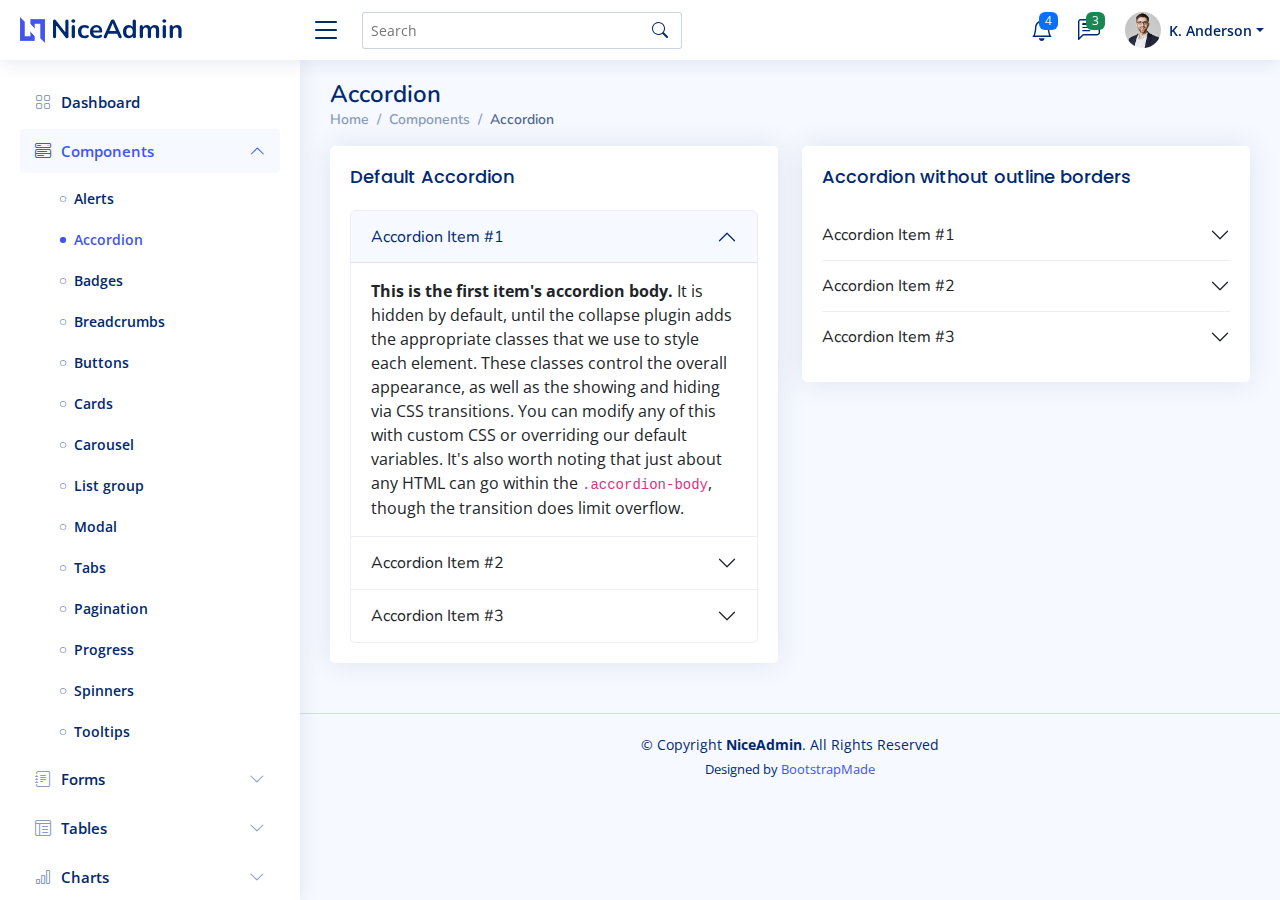
<file: components-accordion.html>
<!DOCTYPE html>
<html lang="en">

<head>
  <meta charset="utf-8">
  <meta content="width=device-width, initial-scale=1.0" name="viewport">

  <title>Components / Accordion - NiceAdmin Bootstrap Template</title>
  <meta content="" name="description">
  <meta content="" name="keywords">

  <!-- Favicons -->
  <link href="assets/img/favicon.png" rel="icon">
  <link href="assets/img/apple-touch-icon.png" rel="apple-touch-icon">

  <!-- Google Fonts -->
  <link href="https://fonts.gstatic.com" rel="preconnect">
  <link href="https://fonts.googleapis.com/css?family=Open+Sans:300,300i,400,400i,600,600i,700,700i|Nunito:300,300i,400,400i,600,600i,700,700i|Poppins:300,300i,400,400i,500,500i,600,600i,700,700i" rel="stylesheet">

  <!-- Vendor CSS Files -->
  <link href="assets/vendor/bootstrap/css/bootstrap.min.css" rel="stylesheet">
  <link href="assets/vendor/bootstrap-icons/bootstrap-icons.css" rel="stylesheet">
  <link href="assets/vendor/boxicons/css/boxicons.min.css" rel="stylesheet">
  <link href="assets/vendor/quill/quill.snow.css" rel="stylesheet">
  <link href="assets/vendor/quill/quill.bubble.css" rel="stylesheet">
  <link href="assets/vendor/remixicon/remixicon.css" rel="stylesheet">
  <link href="assets/vendor/simple-datatables/style.css" rel="stylesheet">

  <!-- Template Main CSS File -->
  <link href="assets/css/style.css" rel="stylesheet">

  <!-- =======================================================
  * Template Name: NiceAdmin
  * Template URL: https://bootstrapmade.com/nice-admin-bootstrap-admin-html-template/
  * Updated: Apr 20 2024 with Bootstrap v5.3.3
  * Author: BootstrapMade.com
  * License: https://bootstrapmade.com/license/
  ======================================================== -->
</head>

<body>

  <!-- ======= Header ======= -->
  <header id="header" class="header fixed-top d-flex align-items-center">

    <div class="d-flex align-items-center justify-content-between">
      <a href="index.html" class="logo d-flex align-items-center">
        <img src="assets/img/logo.png" alt="">
        <span class="d-none d-lg-block">NiceAdmin</span>
      </a>
      <i class="bi bi-list toggle-sidebar-btn"></i>
    </div><!-- End Logo -->

    <div class="search-bar">
      <form class="search-form d-flex align-items-center" method="POST" action="#">
        <input type="text" name="query" placeholder="Search" title="Enter search keyword">
        <button type="submit" title="Search"><i class="bi bi-search"></i></button>
      </form>
    </div><!-- End Search Bar -->

    <nav class="header-nav ms-auto">
      <ul class="d-flex align-items-center">

        <li class="nav-item d-block d-lg-none">
          <a class="nav-link nav-icon search-bar-toggle " href="#">
            <i class="bi bi-search"></i>
          </a>
        </li><!-- End Search Icon-->

        <li class="nav-item dropdown">

          <a class="nav-link nav-icon" href="#" data-bs-toggle="dropdown">
            <i class="bi bi-bell"></i>
            <span class="badge bg-primary badge-number">4</span>
          </a><!-- End Notification Icon -->

          <ul class="dropdown-menu dropdown-menu-end dropdown-menu-arrow notifications">
            <li class="dropdown-header">
              You have 4 new notifications
              <a href="#"><span class="badge rounded-pill bg-primary p-2 ms-2">View all</span></a>
            </li>
            <li>
              <hr class="dropdown-divider">
            </li>

            <li class="notification-item">
              <i class="bi bi-exclamation-circle text-warning"></i>
              <div>
                <h4>Lorem Ipsum</h4>
                <p>Quae dolorem earum veritatis oditseno</p>
                <p>30 min. ago</p>
              </div>
            </li>

            <li>
              <hr class="dropdown-divider">
            </li>

            <li class="notification-item">
              <i class="bi bi-x-circle text-danger"></i>
              <div>
                <h4>Atque rerum nesciunt</h4>
                <p>Quae dolorem earum veritatis oditseno</p>
                <p>1 hr. ago</p>
              </div>
            </li>

            <li>
              <hr class="dropdown-divider">
            </li>

            <li class="notification-item">
              <i class="bi bi-check-circle text-success"></i>
              <div>
                <h4>Sit rerum fuga</h4>
                <p>Quae dolorem earum veritatis oditseno</p>
                <p>2 hrs. ago</p>
              </div>
            </li>

            <li>
              <hr class="dropdown-divider">
            </li>

            <li class="notification-item">
              <i class="bi bi-info-circle text-primary"></i>
              <div>
                <h4>Dicta reprehenderit</h4>
                <p>Quae dolorem earum veritatis oditseno</p>
                <p>4 hrs. ago</p>
              </div>
            </li>

            <li>
              <hr class="dropdown-divider">
            </li>
            <li class="dropdown-footer">
              <a href="#">Show all notifications</a>
            </li>

          </ul><!-- End Notification Dropdown Items -->

        </li><!-- End Notification Nav -->

        <li class="nav-item dropdown">

          <a class="nav-link nav-icon" href="#" data-bs-toggle="dropdown">
            <i class="bi bi-chat-left-text"></i>
            <span class="badge bg-success badge-number">3</span>
          </a><!-- End Messages Icon -->

          <ul class="dropdown-menu dropdown-menu-end dropdown-menu-arrow messages">
            <li class="dropdown-header">
              You have 3 new messages
              <a href="#"><span class="badge rounded-pill bg-primary p-2 ms-2">View all</span></a>
            </li>
            <li>
              <hr class="dropdown-divider">
            </li>

            <li class="message-item">
              <a href="#">
                <img src="assets/img/messages-1.jpg" alt="" class="rounded-circle">
                <div>
                  <h4>Maria Hudson</h4>
                  <p>Velit asperiores et ducimus soluta repudiandae labore officia est ut...</p>
                  <p>4 hrs. ago</p>
                </div>
              </a>
            </li>
            <li>
              <hr class="dropdown-divider">
            </li>

            <li class="message-item">
              <a href="#">
                <img src="assets/img/messages-2.jpg" alt="" class="rounded-circle">
                <div>
                  <h4>Anna Nelson</h4>
                  <p>Velit asperiores et ducimus soluta repudiandae labore officia est ut...</p>
                  <p>6 hrs. ago</p>
                </div>
              </a>
            </li>
            <li>
              <hr class="dropdown-divider">
            </li>

            <li class="message-item">
              <a href="#">
                <img src="assets/img/messages-3.jpg" alt="" class="rounded-circle">
                <div>
                  <h4>David Muldon</h4>
                  <p>Velit asperiores et ducimus soluta repudiandae labore officia est ut...</p>
                  <p>8 hrs. ago</p>
                </div>
              </a>
            </li>
            <li>
              <hr class="dropdown-divider">
            </li>

            <li class="dropdown-footer">
              <a href="#">Show all messages</a>
            </li>

          </ul><!-- End Messages Dropdown Items -->

        </li><!-- End Messages Nav -->

        <li class="nav-item dropdown pe-3">

          <a class="nav-link nav-profile d-flex align-items-center pe-0" href="#" data-bs-toggle="dropdown">
            <img src="assets/img/profile-img.jpg" alt="Profile" class="rounded-circle">
            <span class="d-none d-md-block dropdown-toggle ps-2">K. Anderson</span>
          </a><!-- End Profile Iamge Icon -->

          <ul class="dropdown-menu dropdown-menu-end dropdown-menu-arrow profile">
            <li class="dropdown-header">
              <h6>Kevin Anderson</h6>
              <span>Web Designer</span>
            </li>
            <li>
              <hr class="dropdown-divider">
            </li>

            <li>
              <a class="dropdown-item d-flex align-items-center" href="users-profile.html">
                <i class="bi bi-person"></i>
                <span>My Profile</span>
              </a>
            </li>
            <li>
              <hr class="dropdown-divider">
            </li>

            <li>
              <a class="dropdown-item d-flex align-items-center" href="users-profile.html">
                <i class="bi bi-gear"></i>
                <span>Account Settings</span>
              </a>
            </li>
            <li>
              <hr class="dropdown-divider">
            </li>

            <li>
              <a class="dropdown-item d-flex align-items-center" href="pages-faq.html">
                <i class="bi bi-question-circle"></i>
                <span>Need Help?</span>
              </a>
            </li>
            <li>
              <hr class="dropdown-divider">
            </li>

            <li>
              <a class="dropdown-item d-flex align-items-center" href="#">
                <i class="bi bi-box-arrow-right"></i>
                <span>Sign Out</span>
              </a>
            </li>

          </ul><!-- End Profile Dropdown Items -->
        </li><!-- End Profile Nav -->

      </ul>
    </nav><!-- End Icons Navigation -->

  </header><!-- End Header -->

  <!-- ======= Sidebar ======= -->
  <aside id="sidebar" class="sidebar">

    <ul class="sidebar-nav" id="sidebar-nav">

      <li class="nav-item">
        <a class="nav-link collapsed" href="index.html">
          <i class="bi bi-grid"></i>
          <span>Dashboard</span>
        </a>
      </li><!-- End Dashboard Nav -->

      <li class="nav-item">
        <a class="nav-link " data-bs-target="#components-nav" data-bs-toggle="collapse" href="#">
          <i class="bi bi-menu-button-wide"></i><span>Components</span><i class="bi bi-chevron-down ms-auto"></i>
        </a>
        <ul id="components-nav" class="nav-content collapse show" data-bs-parent="#sidebar-nav">
          <li>
            <a href="components-alerts.html">
              <i class="bi bi-circle"></i><span>Alerts</span>
            </a>
          </li>
          <li>
            <a href="components-accordion.html" class="active">
              <i class="bi bi-circle"></i><span>Accordion</span>
            </a>
          </li>
          <li>
            <a href="components-badges.html">
              <i class="bi bi-circle"></i><span>Badges</span>
            </a>
          </li>
          <li>
            <a href="components-breadcrumbs.html">
              <i class="bi bi-circle"></i><span>Breadcrumbs</span>
            </a>
          </li>
          <li>
            <a href="components-buttons.html">
              <i class="bi bi-circle"></i><span>Buttons</span>
            </a>
          </li>
          <li>
            <a href="components-cards.html">
              <i class="bi bi-circle"></i><span>Cards</span>
            </a>
          </li>
          <li>
            <a href="components-carousel.html">
              <i class="bi bi-circle"></i><span>Carousel</span>
            </a>
          </li>
          <li>
            <a href="components-list-group.html">
              <i class="bi bi-circle"></i><span>List group</span>
            </a>
          </li>
          <li>
            <a href="components-modal.html">
              <i class="bi bi-circle"></i><span>Modal</span>
            </a>
          </li>
          <li>
            <a href="components-tabs.html">
              <i class="bi bi-circle"></i><span>Tabs</span>
            </a>
          </li>
          <li>
            <a href="components-pagination.html">
              <i class="bi bi-circle"></i><span>Pagination</span>
            </a>
          </li>
          <li>
            <a href="components-progress.html">
              <i class="bi bi-circle"></i><span>Progress</span>
            </a>
          </li>
          <li>
            <a href="components-spinners.html">
              <i class="bi bi-circle"></i><span>Spinners</span>
            </a>
          </li>
          <li>
            <a href="components-tooltips.html">
              <i class="bi bi-circle"></i><span>Tooltips</span>
            </a>
          </li>
        </ul>
      </li><!-- End Components Nav -->

      <li class="nav-item">
        <a class="nav-link collapsed" data-bs-target="#forms-nav" data-bs-toggle="collapse" href="#">
          <i class="bi bi-journal-text"></i><span>Forms</span><i class="bi bi-chevron-down ms-auto"></i>
        </a>
        <ul id="forms-nav" class="nav-content collapse " data-bs-parent="#sidebar-nav">
          <li>
            <a href="forms-elements.html">
              <i class="bi bi-circle"></i><span>Form Elements</span>
            </a>
          </li>
          <li>
            <a href="forms-layouts.html">
              <i class="bi bi-circle"></i><span>Form Layouts</span>
            </a>
          </li>
          <li>
            <a href="forms-editors.html">
              <i class="bi bi-circle"></i><span>Form Editors</span>
            </a>
          </li>
          <li>
            <a href="forms-validation.html">
              <i class="bi bi-circle"></i><span>Form Validation</span>
            </a>
          </li>
        </ul>
      </li><!-- End Forms Nav -->

      <li class="nav-item">
        <a class="nav-link collapsed" data-bs-target="#tables-nav" data-bs-toggle="collapse" href="#">
          <i class="bi bi-layout-text-window-reverse"></i><span>Tables</span><i class="bi bi-chevron-down ms-auto"></i>
        </a>
        <ul id="tables-nav" class="nav-content collapse " data-bs-parent="#sidebar-nav">
          <li>
            <a href="tables-general.html">
              <i class="bi bi-circle"></i><span>General Tables</span>
            </a>
          </li>
          <li>
            <a href="tables-data.html">
              <i class="bi bi-circle"></i><span>Data Tables</span>
            </a>
          </li>
        </ul>
      </li><!-- End Tables Nav -->

      <li class="nav-item">
        <a class="nav-link collapsed" data-bs-target="#charts-nav" data-bs-toggle="collapse" href="#">
          <i class="bi bi-bar-chart"></i><span>Charts</span><i class="bi bi-chevron-down ms-auto"></i>
        </a>
        <ul id="charts-nav" class="nav-content collapse " data-bs-parent="#sidebar-nav">
          <li>
            <a href="charts-chartjs.html">
              <i class="bi bi-circle"></i><span>Chart.js</span>
            </a>
          </li>
          <li>
            <a href="charts-apexcharts.html">
              <i class="bi bi-circle"></i><span>ApexCharts</span>
            </a>
          </li>
          <li>
            <a href="charts-echarts.html">
              <i class="bi bi-circle"></i><span>ECharts</span>
            </a>
          </li>
        </ul>
      </li><!-- End Charts Nav -->

      <li class="nav-item">
        <a class="nav-link collapsed" data-bs-target="#icons-nav" data-bs-toggle="collapse" href="#">
          <i class="bi bi-gem"></i><span>Icons</span><i class="bi bi-chevron-down ms-auto"></i>
        </a>
        <ul id="icons-nav" class="nav-content collapse " data-bs-parent="#sidebar-nav">
          <li>
            <a href="icons-bootstrap.html">
              <i class="bi bi-circle"></i><span>Bootstrap Icons</span>
            </a>
          </li>
          <li>
            <a href="icons-remix.html">
              <i class="bi bi-circle"></i><span>Remix Icons</span>
            </a>
          </li>
          <li>
            <a href="icons-boxicons.html">
              <i class="bi bi-circle"></i><span>Boxicons</span>
            </a>
          </li>
        </ul>
      </li><!-- End Icons Nav -->

      <li class="nav-heading">Pages</li>

      <li class="nav-item">
        <a class="nav-link collapsed" href="users-profile.html">
          <i class="bi bi-person"></i>
          <span>Profile</span>
        </a>
      </li><!-- End Profile Page Nav -->

      <li class="nav-item">
        <a class="nav-link collapsed" href="pages-faq.html">
          <i class="bi bi-question-circle"></i>
          <span>F.A.Q</span>
        </a>
      </li><!-- End F.A.Q Page Nav -->

      <li class="nav-item">
        <a class="nav-link collapsed" href="pages-contact.html">
          <i class="bi bi-envelope"></i>
          <span>Contact</span>
        </a>
      </li><!-- End Contact Page Nav -->

      <li class="nav-item">
        <a class="nav-link collapsed" href="pages-register.html">
          <i class="bi bi-card-list"></i>
          <span>Register</span>
        </a>
      </li><!-- End Register Page Nav -->

      <li class="nav-item">
        <a class="nav-link collapsed" href="pages-login.html">
          <i class="bi bi-box-arrow-in-right"></i>
          <span>Login</span>
        </a>
      </li><!-- End Login Page Nav -->

      <li class="nav-item">
        <a class="nav-link collapsed" href="pages-error-404.html">
          <i class="bi bi-dash-circle"></i>
          <span>Error 404</span>
        </a>
      </li><!-- End Error 404 Page Nav -->

      <li class="nav-item">
        <a class="nav-link collapsed" href="pages-blank.html">
          <i class="bi bi-file-earmark"></i>
          <span>Blank</span>
        </a>
      </li><!-- End Blank Page Nav -->

    </ul>

  </aside><!-- End Sidebar-->

  <main id="main" class="main">

    <div class="pagetitle">
      <h1>Accordion</h1>
      <nav>
        <ol class="breadcrumb">
          <li class="breadcrumb-item"><a href="index.html">Home</a></li>
          <li class="breadcrumb-item">Components</li>
          <li class="breadcrumb-item active">Accordion</li>
        </ol>
      </nav>
    </div><!-- End Page Title -->

    <section class="section">
      <div class="row">
        <div class="col-lg-6">

          <div class="card">
            <div class="card-body">
              <h5 class="card-title">Default Accordion</h5>

              <!-- Default Accordion -->
              <div class="accordion" id="accordionExample">
                <div class="accordion-item">
                  <h2 class="accordion-header" id="headingOne">
                    <button class="accordion-button" type="button" data-bs-toggle="collapse" data-bs-target="#collapseOne" aria-expanded="true" aria-controls="collapseOne">
                      Accordion Item #1
                    </button>
                  </h2>
                  <div id="collapseOne" class="accordion-collapse collapse show" aria-labelledby="headingOne" data-bs-parent="#accordionExample">
                    <div class="accordion-body">
                      <strong>This is the first item's accordion body.</strong> It is hidden by default, until the collapse plugin adds the appropriate classes that we use to style each element. These classes control the overall appearance, as well as the showing and hiding via CSS transitions. You can modify any of this with custom CSS or overriding our default variables. It's also worth noting that just about any HTML can go within the <code>.accordion-body</code>, though the transition does limit overflow.
                    </div>
                  </div>
                </div>
                <div class="accordion-item">
                  <h2 class="accordion-header" id="headingTwo">
                    <button class="accordion-button collapsed" type="button" data-bs-toggle="collapse" data-bs-target="#collapseTwo" aria-expanded="false" aria-controls="collapseTwo">
                      Accordion Item #2
                    </button>
                  </h2>
                  <div id="collapseTwo" class="accordion-collapse collapse" aria-labelledby="headingTwo" data-bs-parent="#accordionExample">
                    <div class="accordion-body">
                      <strong>This is the second item's accordion body.</strong> It is hidden by default, until the collapse plugin adds the appropriate classes that we use to style each element. These classes control the overall appearance, as well as the showing and hiding via CSS transitions. You can modify any of this with custom CSS or overriding our default variables. It's also worth noting that just about any HTML can go within the <code>.accordion-body</code>, though the transition does limit overflow.
                    </div>
                  </div>
                </div>
                <div class="accordion-item">
                  <h2 class="accordion-header" id="headingThree">
                    <button class="accordion-button collapsed" type="button" data-bs-toggle="collapse" data-bs-target="#collapseThree" aria-expanded="false" aria-controls="collapseThree">
                      Accordion Item #3
                    </button>
                  </h2>
                  <div id="collapseThree" class="accordion-collapse collapse" aria-labelledby="headingThree" data-bs-parent="#accordionExample">
                    <div class="accordion-body">
                      <strong>This is the third item's accordion body.</strong> It is hidden by default, until the collapse plugin adds the appropriate classes that we use to style each element. These classes control the overall appearance, as well as the showing and hiding via CSS transitions. You can modify any of this with custom CSS or overriding our default variables. It's also worth noting that just about any HTML can go within the <code>.accordion-body</code>, though the transition does limit overflow.
                    </div>
                  </div>
                </div>
              </div><!-- End Default Accordion Example -->

            </div>
          </div>

        </div>

        <div class="col-lg-6">

          <div class="card">
            <div class="card-body">
              <h5 class="card-title">Accordion without outline borders</h5>

              <!-- Accordion without outline borders -->
              <div class="accordion accordion-flush" id="accordionFlushExample">
                <div class="accordion-item">
                  <h2 class="accordion-header" id="flush-headingOne">
                    <button class="accordion-button collapsed" type="button" data-bs-toggle="collapse" data-bs-target="#flush-collapseOne" aria-expanded="false" aria-controls="flush-collapseOne">
                      Accordion Item #1
                    </button>
                  </h2>
                  <div id="flush-collapseOne" class="accordion-collapse collapse" aria-labelledby="flush-headingOne" data-bs-parent="#accordionFlushExample">
                    <div class="accordion-body">Placeholder content for this accordion, which is intended to demonstrate the <code>.accordion-flush</code> class. This is the first item's accordion body.</div>
                  </div>
                </div>
                <div class="accordion-item">
                  <h2 class="accordion-header" id="flush-headingTwo">
                    <button class="accordion-button collapsed" type="button" data-bs-toggle="collapse" data-bs-target="#flush-collapseTwo" aria-expanded="false" aria-controls="flush-collapseTwo">
                      Accordion Item #2
                    </button>
                  </h2>
                  <div id="flush-collapseTwo" class="accordion-collapse collapse" aria-labelledby="flush-headingTwo" data-bs-parent="#accordionFlushExample">
                    <div class="accordion-body">Placeholder content for this accordion, which is intended to demonstrate the <code>.accordion-flush</code> class. This is the second item's accordion body. Let's imagine this being filled with some actual content.</div>
                  </div>
                </div>
                <div class="accordion-item">
                  <h2 class="accordion-header" id="flush-headingThree">
                    <button class="accordion-button collapsed" type="button" data-bs-toggle="collapse" data-bs-target="#flush-collapseThree" aria-expanded="false" aria-controls="flush-collapseThree">
                      Accordion Item #3
                    </button>
                  </h2>
                  <div id="flush-collapseThree" class="accordion-collapse collapse" aria-labelledby="flush-headingThree" data-bs-parent="#accordionFlushExample">
                    <div class="accordion-body">Placeholder content for this accordion, which is intended to demonstrate the <code>.accordion-flush</code> class. This is the third item's accordion body. Nothing more exciting happening here in terms of content, but just filling up the space to make it look, at least at first glance, a bit more representative of how this would look in a real-world application.</div>
                  </div>
                </div>
              </div><!-- End Accordion without outline borders -->

            </div>
          </div>

        </div>
      </div>
    </section>

  </main><!-- End #main -->

  <!-- ======= Footer ======= -->
  <footer id="footer" class="footer">
    <div class="copyright">
      &copy; Copyright <strong><span>NiceAdmin</span></strong>. All Rights Reserved
    </div>
    <div class="credits">
      <!-- All the links in the footer should remain intact. -->
      <!-- You can delete the links only if you purchased the pro version. -->
      <!-- Licensing information: https://bootstrapmade.com/license/ -->
      <!-- Purchase the pro version with working PHP/AJAX contact form: https://bootstrapmade.com/nice-admin-bootstrap-admin-html-template/ -->
      Designed by <a href="https://bootstrapmade.com/">BootstrapMade</a>
    </div>
  </footer><!-- End Footer -->

  <a href="#" class="back-to-top d-flex align-items-center justify-content-center"><i class="bi bi-arrow-up-short"></i></a>

  <!-- Vendor JS Files -->
  <script src="assets/vendor/apexcharts/apexcharts.min.js"></script>
  <script src="assets/vendor/bootstrap/js/bootstrap.bundle.min.js"></script>
  <script src="assets/vendor/chart.js/chart.umd.js"></script>
  <script src="assets/vendor/echarts/echarts.min.js"></script>
  <script src="assets/vendor/quill/quill.js"></script>
  <script src="assets/vendor/simple-datatables/simple-datatables.js"></script>
  <script src="assets/vendor/tinymce/tinymce.min.js"></script>
  <script src="assets/vendor/php-email-form/validate.js"></script>

  <!-- Template Main JS File -->
  <script src="assets/js/main.js"></script>

</body>

</html>
</file>
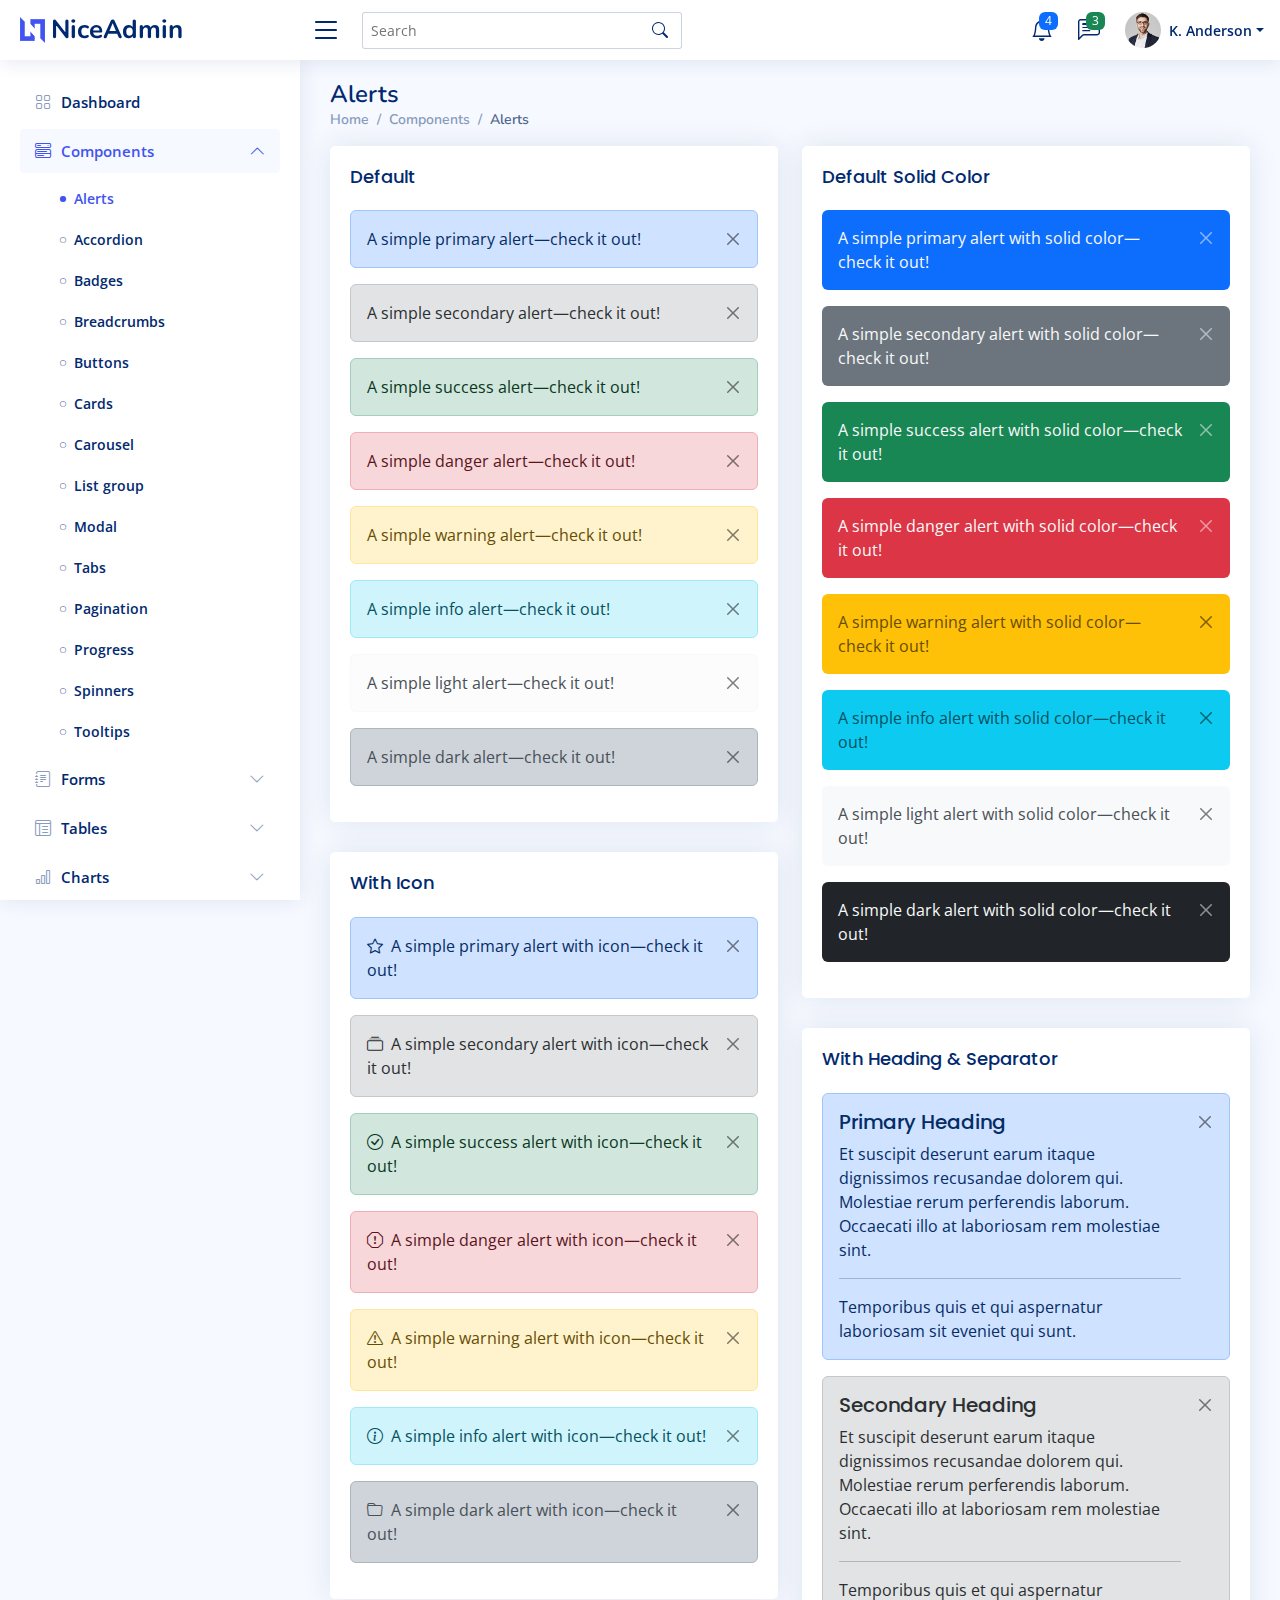
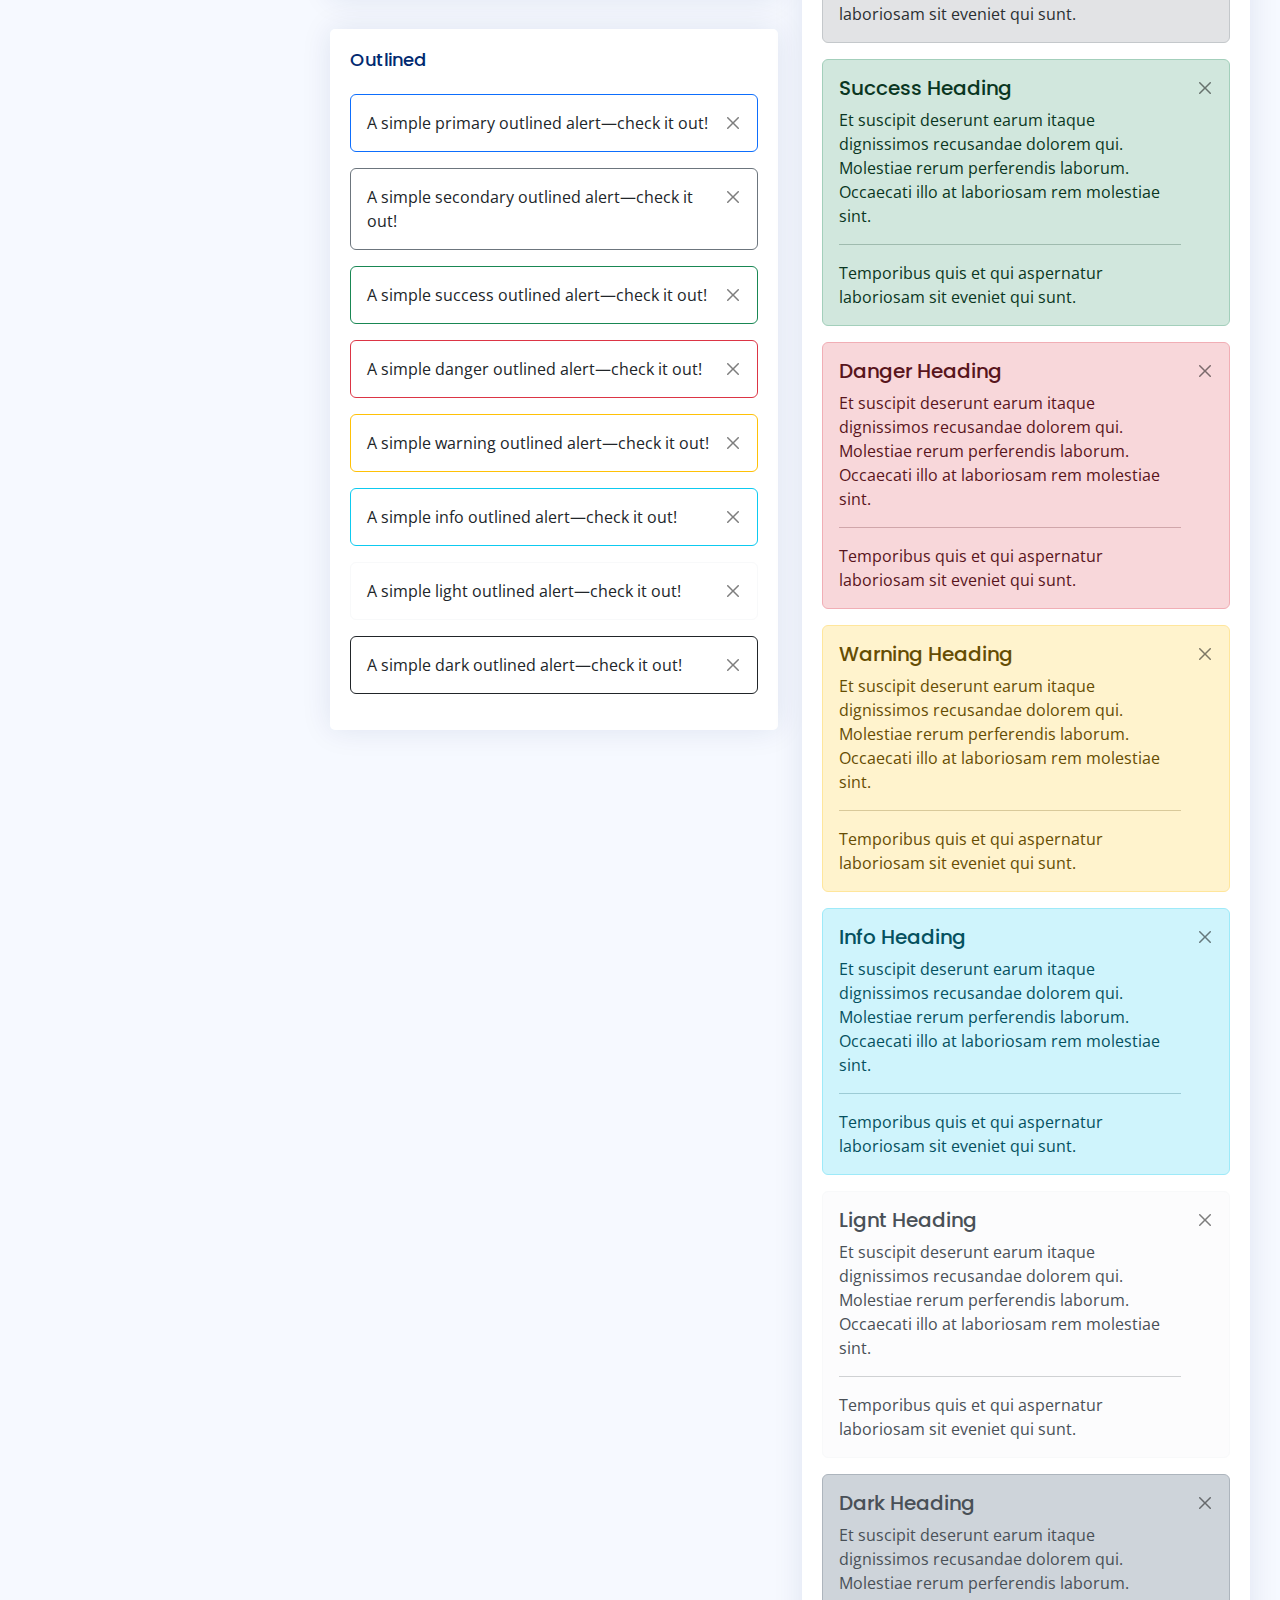
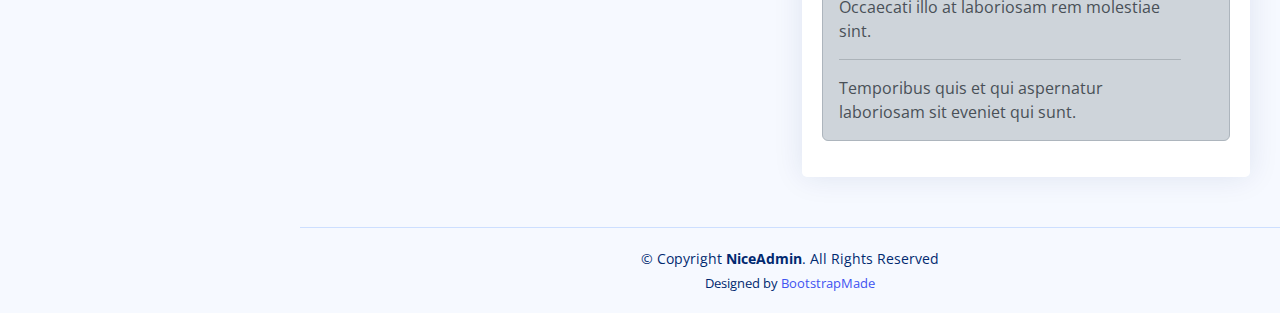
<file: components-alerts.html>
<!DOCTYPE html>
<html lang="en">

<head>
  <meta charset="utf-8">
  <meta content="width=device-width, initial-scale=1.0" name="viewport">

  <title>Components / Alerts - NiceAdmin Bootstrap Template</title>
  <meta content="" name="description">
  <meta content="" name="keywords">

  <!-- Favicons -->
  <link href="assets/img/favicon.png" rel="icon">
  <link href="assets/img/apple-touch-icon.png" rel="apple-touch-icon">

  <!-- Google Fonts -->
  <link href="https://fonts.gstatic.com" rel="preconnect">
  <link href="https://fonts.googleapis.com/css?family=Open+Sans:300,300i,400,400i,600,600i,700,700i|Nunito:300,300i,400,400i,600,600i,700,700i|Poppins:300,300i,400,400i,500,500i,600,600i,700,700i" rel="stylesheet">

  <!-- Vendor CSS Files -->
  <link href="assets/vendor/bootstrap/css/bootstrap.min.css" rel="stylesheet">
  <link href="assets/vendor/bootstrap-icons/bootstrap-icons.css" rel="stylesheet">
  <link href="assets/vendor/boxicons/css/boxicons.min.css" rel="stylesheet">
  <link href="assets/vendor/quill/quill.snow.css" rel="stylesheet">
  <link href="assets/vendor/quill/quill.bubble.css" rel="stylesheet">
  <link href="assets/vendor/remixicon/remixicon.css" rel="stylesheet">
  <link href="assets/vendor/simple-datatables/style.css" rel="stylesheet">

  <!-- Template Main CSS File -->
  <link href="assets/css/style.css" rel="stylesheet">

  <!-- =======================================================
  * Template Name: NiceAdmin
  * Template URL: https://bootstrapmade.com/nice-admin-bootstrap-admin-html-template/
  * Updated: Apr 20 2024 with Bootstrap v5.3.3
  * Author: BootstrapMade.com
  * License: https://bootstrapmade.com/license/
  ======================================================== -->
</head>

<body>

  <!-- ======= Header ======= -->
  <header id="header" class="header fixed-top d-flex align-items-center">

    <div class="d-flex align-items-center justify-content-between">
      <a href="index.html" class="logo d-flex align-items-center">
        <img src="assets/img/logo.png" alt="">
        <span class="d-none d-lg-block">NiceAdmin</span>
      </a>
      <i class="bi bi-list toggle-sidebar-btn"></i>
    </div><!-- End Logo -->

    <div class="search-bar">
      <form class="search-form d-flex align-items-center" method="POST" action="#">
        <input type="text" name="query" placeholder="Search" title="Enter search keyword">
        <button type="submit" title="Search"><i class="bi bi-search"></i></button>
      </form>
    </div><!-- End Search Bar -->

    <nav class="header-nav ms-auto">
      <ul class="d-flex align-items-center">

        <li class="nav-item d-block d-lg-none">
          <a class="nav-link nav-icon search-bar-toggle " href="#">
            <i class="bi bi-search"></i>
          </a>
        </li><!-- End Search Icon-->

        <li class="nav-item dropdown">

          <a class="nav-link nav-icon" href="#" data-bs-toggle="dropdown">
            <i class="bi bi-bell"></i>
            <span class="badge bg-primary badge-number">4</span>
          </a><!-- End Notification Icon -->

          <ul class="dropdown-menu dropdown-menu-end dropdown-menu-arrow notifications">
            <li class="dropdown-header">
              You have 4 new notifications
              <a href="#"><span class="badge rounded-pill bg-primary p-2 ms-2">View all</span></a>
            </li>
            <li>
              <hr class="dropdown-divider">
            </li>

            <li class="notification-item">
              <i class="bi bi-exclamation-circle text-warning"></i>
              <div>
                <h4>Lorem Ipsum</h4>
                <p>Quae dolorem earum veritatis oditseno</p>
                <p>30 min. ago</p>
              </div>
            </li>

            <li>
              <hr class="dropdown-divider">
            </li>

            <li class="notification-item">
              <i class="bi bi-x-circle text-danger"></i>
              <div>
                <h4>Atque rerum nesciunt</h4>
                <p>Quae dolorem earum veritatis oditseno</p>
                <p>1 hr. ago</p>
              </div>
            </li>

            <li>
              <hr class="dropdown-divider">
            </li>

            <li class="notification-item">
              <i class="bi bi-check-circle text-success"></i>
              <div>
                <h4>Sit rerum fuga</h4>
                <p>Quae dolorem earum veritatis oditseno</p>
                <p>2 hrs. ago</p>
              </div>
            </li>

            <li>
              <hr class="dropdown-divider">
            </li>

            <li class="notification-item">
              <i class="bi bi-info-circle text-primary"></i>
              <div>
                <h4>Dicta reprehenderit</h4>
                <p>Quae dolorem earum veritatis oditseno</p>
                <p>4 hrs. ago</p>
              </div>
            </li>

            <li>
              <hr class="dropdown-divider">
            </li>
            <li class="dropdown-footer">
              <a href="#">Show all notifications</a>
            </li>

          </ul><!-- End Notification Dropdown Items -->

        </li><!-- End Notification Nav -->

        <li class="nav-item dropdown">

          <a class="nav-link nav-icon" href="#" data-bs-toggle="dropdown">
            <i class="bi bi-chat-left-text"></i>
            <span class="badge bg-success badge-number">3</span>
          </a><!-- End Messages Icon -->

          <ul class="dropdown-menu dropdown-menu-end dropdown-menu-arrow messages">
            <li class="dropdown-header">
              You have 3 new messages
              <a href="#"><span class="badge rounded-pill bg-primary p-2 ms-2">View all</span></a>
            </li>
            <li>
              <hr class="dropdown-divider">
            </li>

            <li class="message-item">
              <a href="#">
                <img src="assets/img/messages-1.jpg" alt="" class="rounded-circle">
                <div>
                  <h4>Maria Hudson</h4>
                  <p>Velit asperiores et ducimus soluta repudiandae labore officia est ut...</p>
                  <p>4 hrs. ago</p>
                </div>
              </a>
            </li>
            <li>
              <hr class="dropdown-divider">
            </li>

            <li class="message-item">
              <a href="#">
                <img src="assets/img/messages-2.jpg" alt="" class="rounded-circle">
                <div>
                  <h4>Anna Nelson</h4>
                  <p>Velit asperiores et ducimus soluta repudiandae labore officia est ut...</p>
                  <p>6 hrs. ago</p>
                </div>
              </a>
            </li>
            <li>
              <hr class="dropdown-divider">
            </li>

            <li class="message-item">
              <a href="#">
                <img src="assets/img/messages-3.jpg" alt="" class="rounded-circle">
                <div>
                  <h4>David Muldon</h4>
                  <p>Velit asperiores et ducimus soluta repudiandae labore officia est ut...</p>
                  <p>8 hrs. ago</p>
                </div>
              </a>
            </li>
            <li>
              <hr class="dropdown-divider">
            </li>

            <li class="dropdown-footer">
              <a href="#">Show all messages</a>
            </li>

          </ul><!-- End Messages Dropdown Items -->

        </li><!-- End Messages Nav -->

        <li class="nav-item dropdown pe-3">

          <a class="nav-link nav-profile d-flex align-items-center pe-0" href="#" data-bs-toggle="dropdown">
            <img src="assets/img/profile-img.jpg" alt="Profile" class="rounded-circle">
            <span class="d-none d-md-block dropdown-toggle ps-2">K. Anderson</span>
          </a><!-- End Profile Iamge Icon -->

          <ul class="dropdown-menu dropdown-menu-end dropdown-menu-arrow profile">
            <li class="dropdown-header">
              <h6>Kevin Anderson</h6>
              <span>Web Designer</span>
            </li>
            <li>
              <hr class="dropdown-divider">
            </li>

            <li>
              <a class="dropdown-item d-flex align-items-center" href="users-profile.html">
                <i class="bi bi-person"></i>
                <span>My Profile</span>
              </a>
            </li>
            <li>
              <hr class="dropdown-divider">
            </li>

            <li>
              <a class="dropdown-item d-flex align-items-center" href="users-profile.html">
                <i class="bi bi-gear"></i>
                <span>Account Settings</span>
              </a>
            </li>
            <li>
              <hr class="dropdown-divider">
            </li>

            <li>
              <a class="dropdown-item d-flex align-items-center" href="pages-faq.html">
                <i class="bi bi-question-circle"></i>
                <span>Need Help?</span>
              </a>
            </li>
            <li>
              <hr class="dropdown-divider">
            </li>

            <li>
              <a class="dropdown-item d-flex align-items-center" href="#">
                <i class="bi bi-box-arrow-right"></i>
                <span>Sign Out</span>
              </a>
            </li>

          </ul><!-- End Profile Dropdown Items -->
        </li><!-- End Profile Nav -->

      </ul>
    </nav><!-- End Icons Navigation -->

  </header><!-- End Header -->

  <!-- ======= Sidebar ======= -->
  <aside id="sidebar" class="sidebar">

    <ul class="sidebar-nav" id="sidebar-nav">

      <li class="nav-item">
        <a class="nav-link collapsed" href="index.html">
          <i class="bi bi-grid"></i>
          <span>Dashboard</span>
        </a>
      </li><!-- End Dashboard Nav -->

      <li class="nav-item">
        <a class="nav-link " data-bs-target="#components-nav" data-bs-toggle="collapse" href="#">
          <i class="bi bi-menu-button-wide"></i><span>Components</span><i class="bi bi-chevron-down ms-auto"></i>
        </a>
        <ul id="components-nav" class="nav-content collapse show" data-bs-parent="#sidebar-nav">
          <li>
            <a href="components-alerts.html" class="active">
              <i class="bi bi-circle"></i><span>Alerts</span>
            </a>
          </li>
          <li>
            <a href="components-accordion.html">
              <i class="bi bi-circle"></i><span>Accordion</span>
            </a>
          </li>
          <li>
            <a href="components-badges.html">
              <i class="bi bi-circle"></i><span>Badges</span>
            </a>
          </li>
          <li>
            <a href="components-breadcrumbs.html">
              <i class="bi bi-circle"></i><span>Breadcrumbs</span>
            </a>
          </li>
          <li>
            <a href="components-buttons.html">
              <i class="bi bi-circle"></i><span>Buttons</span>
            </a>
          </li>
          <li>
            <a href="components-cards.html">
              <i class="bi bi-circle"></i><span>Cards</span>
            </a>
          </li>
          <li>
            <a href="components-carousel.html">
              <i class="bi bi-circle"></i><span>Carousel</span>
            </a>
          </li>
          <li>
            <a href="components-list-group.html">
              <i class="bi bi-circle"></i><span>List group</span>
            </a>
          </li>
          <li>
            <a href="components-modal.html">
              <i class="bi bi-circle"></i><span>Modal</span>
            </a>
          </li>
          <li>
            <a href="components-tabs.html">
              <i class="bi bi-circle"></i><span>Tabs</span>
            </a>
          </li>
          <li>
            <a href="components-pagination.html">
              <i class="bi bi-circle"></i><span>Pagination</span>
            </a>
          </li>
          <li>
            <a href="components-progress.html">
              <i class="bi bi-circle"></i><span>Progress</span>
            </a>
          </li>
          <li>
            <a href="components-spinners.html">
              <i class="bi bi-circle"></i><span>Spinners</span>
            </a>
          </li>
          <li>
            <a href="components-tooltips.html">
              <i class="bi bi-circle"></i><span>Tooltips</span>
            </a>
          </li>
        </ul>
      </li><!-- End Components Nav -->

      <li class="nav-item">
        <a class="nav-link collapsed" data-bs-target="#forms-nav" data-bs-toggle="collapse" href="#">
          <i class="bi bi-journal-text"></i><span>Forms</span><i class="bi bi-chevron-down ms-auto"></i>
        </a>
        <ul id="forms-nav" class="nav-content collapse " data-bs-parent="#sidebar-nav">
          <li>
            <a href="forms-elements.html">
              <i class="bi bi-circle"></i><span>Form Elements</span>
            </a>
          </li>
          <li>
            <a href="forms-layouts.html">
              <i class="bi bi-circle"></i><span>Form Layouts</span>
            </a>
          </li>
          <li>
            <a href="forms-editors.html">
              <i class="bi bi-circle"></i><span>Form Editors</span>
            </a>
          </li>
          <li>
            <a href="forms-validation.html">
              <i class="bi bi-circle"></i><span>Form Validation</span>
            </a>
          </li>
        </ul>
      </li><!-- End Forms Nav -->

      <li class="nav-item">
        <a class="nav-link collapsed" data-bs-target="#tables-nav" data-bs-toggle="collapse" href="#">
          <i class="bi bi-layout-text-window-reverse"></i><span>Tables</span><i class="bi bi-chevron-down ms-auto"></i>
        </a>
        <ul id="tables-nav" class="nav-content collapse " data-bs-parent="#sidebar-nav">
          <li>
            <a href="tables-general.html">
              <i class="bi bi-circle"></i><span>General Tables</span>
            </a>
          </li>
          <li>
            <a href="tables-data.html">
              <i class="bi bi-circle"></i><span>Data Tables</span>
            </a>
          </li>
        </ul>
      </li><!-- End Tables Nav -->

      <li class="nav-item">
        <a class="nav-link collapsed" data-bs-target="#charts-nav" data-bs-toggle="collapse" href="#">
          <i class="bi bi-bar-chart"></i><span>Charts</span><i class="bi bi-chevron-down ms-auto"></i>
        </a>
        <ul id="charts-nav" class="nav-content collapse " data-bs-parent="#sidebar-nav">
          <li>
            <a href="charts-chartjs.html">
              <i class="bi bi-circle"></i><span>Chart.js</span>
            </a>
          </li>
          <li>
            <a href="charts-apexcharts.html">
              <i class="bi bi-circle"></i><span>ApexCharts</span>
            </a>
          </li>
          <li>
            <a href="charts-echarts.html">
              <i class="bi bi-circle"></i><span>ECharts</span>
            </a>
          </li>
        </ul>
      </li><!-- End Charts Nav -->

      <li class="nav-item">
        <a class="nav-link collapsed" data-bs-target="#icons-nav" data-bs-toggle="collapse" href="#">
          <i class="bi bi-gem"></i><span>Icons</span><i class="bi bi-chevron-down ms-auto"></i>
        </a>
        <ul id="icons-nav" class="nav-content collapse " data-bs-parent="#sidebar-nav">
          <li>
            <a href="icons-bootstrap.html">
              <i class="bi bi-circle"></i><span>Bootstrap Icons</span>
            </a>
          </li>
          <li>
            <a href="icons-remix.html">
              <i class="bi bi-circle"></i><span>Remix Icons</span>
            </a>
          </li>
          <li>
            <a href="icons-boxicons.html">
              <i class="bi bi-circle"></i><span>Boxicons</span>
            </a>
          </li>
        </ul>
      </li><!-- End Icons Nav -->

      <li class="nav-heading">Pages</li>

      <li class="nav-item">
        <a class="nav-link collapsed" href="users-profile.html">
          <i class="bi bi-person"></i>
          <span>Profile</span>
        </a>
      </li><!-- End Profile Page Nav -->

      <li class="nav-item">
        <a class="nav-link collapsed" href="pages-faq.html">
          <i class="bi bi-question-circle"></i>
          <span>F.A.Q</span>
        </a>
      </li><!-- End F.A.Q Page Nav -->

      <li class="nav-item">
        <a class="nav-link collapsed" href="pages-contact.html">
          <i class="bi bi-envelope"></i>
          <span>Contact</span>
        </a>
      </li><!-- End Contact Page Nav -->

      <li class="nav-item">
        <a class="nav-link collapsed" href="pages-register.html">
          <i class="bi bi-card-list"></i>
          <span>Register</span>
        </a>
      </li><!-- End Register Page Nav -->

      <li class="nav-item">
        <a class="nav-link collapsed" href="pages-login.html">
          <i class="bi bi-box-arrow-in-right"></i>
          <span>Login</span>
        </a>
      </li><!-- End Login Page Nav -->

      <li class="nav-item">
        <a class="nav-link collapsed" href="pages-error-404.html">
          <i class="bi bi-dash-circle"></i>
          <span>Error 404</span>
        </a>
      </li><!-- End Error 404 Page Nav -->

      <li class="nav-item">
        <a class="nav-link collapsed" href="pages-blank.html">
          <i class="bi bi-file-earmark"></i>
          <span>Blank</span>
        </a>
      </li><!-- End Blank Page Nav -->

    </ul>

  </aside><!-- End Sidebar-->

  <main id="main" class="main">

    <div class="pagetitle">
      <h1>Alerts</h1>
      <nav>
        <ol class="breadcrumb">
          <li class="breadcrumb-item"><a href="index.html">Home</a></li>
          <li class="breadcrumb-item">Components</li>
          <li class="breadcrumb-item active">Alerts</li>
        </ol>
      </nav>
    </div><!-- End Page Title -->

    <section class="section">
      <div class="row">
        <div class="col-lg-6">

          <div class="card">
            <div class="card-body">

              <h5 class="card-title">Default</h5>

              <div class="alert alert-primary alert-dismissible fade show" role="alert">
                A simple primary alert—check it out!
                <button type="button" class="btn-close" data-bs-dismiss="alert" aria-label="Close"></button>
              </div>

              <div class="alert alert-secondary alert-dismissible fade show" role="alert">
                A simple secondary alert—check it out!
                <button type="button" class="btn-close" data-bs-dismiss="alert" aria-label="Close"></button>
              </div>

              <div class="alert alert-success alert-dismissible fade show" role="alert">
                A simple success alert—check it out!
                <button type="button" class="btn-close" data-bs-dismiss="alert" aria-label="Close"></button>
              </div>

              <div class="alert alert-danger alert-dismissible fade show" role="alert">
                A simple danger alert—check it out!
                <button type="button" class="btn-close" data-bs-dismiss="alert" aria-label="Close"></button>
              </div>

              <div class="alert alert-warning alert-dismissible fade show" role="alert">
                A simple warning alert—check it out!
                <button type="button" class="btn-close" data-bs-dismiss="alert" aria-label="Close"></button>
              </div>

              <div class="alert alert-info alert-dismissible fade show" role="alert">
                A simple info alert—check it out!
                <button type="button" class="btn-close" data-bs-dismiss="alert" aria-label="Close"></button>
              </div>

              <div class="alert alert-light border-light alert-dismissible fade show" role="alert">
                A simple light alert—check it out!
                <button type="button" class="btn-close" data-bs-dismiss="alert" aria-label="Close"></button>
              </div>

              <div class="alert alert-dark alert-dismissible fade show" role="alert">
                A simple dark alert—check it out!
                <button type="button" class="btn-close" data-bs-dismiss="alert" aria-label="Close"></button>
              </div>

            </div>
          </div>

          <div class="card">
            <div class="card-body">
              <h5 class="card-title">With Icon</h5>

              <div class="alert alert-primary alert-dismissible fade show" role="alert">
                <i class="bi bi-star me-1"></i>
                A simple primary alert with icon—check it out!
                <button type="button" class="btn-close" data-bs-dismiss="alert" aria-label="Close"></button>
              </div>

              <div class="alert alert-secondary alert-dismissible fade show" role="alert">
                <i class="bi bi-collection me-1"></i>
                A simple secondary alert with icon—check it out!
                <button type="button" class="btn-close" data-bs-dismiss="alert" aria-label="Close"></button>
              </div>

              <div class="alert alert-success alert-dismissible fade show" role="alert">
                <i class="bi bi-check-circle me-1"></i>
                A simple success alert with icon—check it out!
                <button type="button" class="btn-close" data-bs-dismiss="alert" aria-label="Close"></button>
              </div>

              <div class="alert alert-danger alert-dismissible fade show" role="alert">
                <i class="bi bi-exclamation-octagon me-1"></i>
                A simple danger alert with icon—check it out!
                <button type="button" class="btn-close" data-bs-dismiss="alert" aria-label="Close"></button>
              </div>

              <div class="alert alert-warning alert-dismissible fade show" role="alert">
                <i class="bi bi-exclamation-triangle me-1"></i>
                A simple warning alert with icon—check it out!
                <button type="button" class="btn-close" data-bs-dismiss="alert" aria-label="Close"></button>
              </div>

              <div class="alert alert-info alert-dismissible fade show" role="alert">
                <i class="bi bi-info-circle me-1"></i>
                A simple info alert with icon—check it out!
                <button type="button" class="btn-close" data-bs-dismiss="alert" aria-label="Close"></button>
              </div>

              <div class="alert alert-dark alert-dismissible fade show" role="alert">
                <i class="bi bi-folder me-1"></i>
                A simple dark alert with icon—check it out!
                <button type="button" class="btn-close" data-bs-dismiss="alert" aria-label="Close"></button>
              </div>

            </div>
          </div>

          <div class="card">
            <div class="card-body">
              <h5 class="card-title">Outlined</h5>

              <div class="alert border-primary alert-dismissible fade show" role="alert">
                A simple primary outlined alert—check it out!
                <button type="button" class="btn-close" data-bs-dismiss="alert" aria-label="Close"></button>
              </div>

              <div class="alert border-secondary alert-dismissible fade show" role="alert">
                A simple secondary outlined alert—check it out!
                <button type="button" class="btn-close" data-bs-dismiss="alert" aria-label="Close"></button>
              </div>

              <div class="alert border-success alert-dismissible fade show" role="alert">
                A simple success outlined alert—check it out!
                <button type="button" class="btn-close" data-bs-dismiss="alert" aria-label="Close"></button>
              </div>

              <div class="alert border-danger alert-dismissible fade show" role="alert">
                A simple danger outlined alert—check it out!
                <button type="button" class="btn-close" data-bs-dismiss="alert" aria-label="Close"></button>
              </div>

              <div class="alert border-warning alert-dismissible fade show" role="alert">
                A simple warning outlined alert—check it out!
                <button type="button" class="btn-close" data-bs-dismiss="alert" aria-label="Close"></button>
              </div>

              <div class="alert border-info alert-dismissible fade show" role="alert">
                A simple info outlined alert—check it out!
                <button type="button" class="btn-close" data-bs-dismiss="alert" aria-label="Close"></button>
              </div>

              <div class="alert border-light alert-dismissible fade show" role="alert">
                A simple light outlined alert—check it out!
                <button type="button" class="btn-close" data-bs-dismiss="alert" aria-label="Close"></button>
              </div>

              <div class="alert border-dark alert-dismissible fade show" role="alert">
                A simple dark outlined alert—check it out!
                <button type="button" class="btn-close" data-bs-dismiss="alert" aria-label="Close"></button>
              </div>

            </div>
          </div>

        </div>

        <div class="col-lg-6">

          <div class="card">
            <div class="card-body">
              <h5 class="card-title">Default Solid Color</h5>

              <div class="alert alert-primary bg-primary text-light border-0 alert-dismissible fade show" role="alert">
                A simple primary alert with solid color—check it out!
                <button type="button" class="btn-close btn-close-white" data-bs-dismiss="alert" aria-label="Close"></button>
              </div>

              <div class="alert alert-secondary bg-secondary text-light border-0 alert-dismissible fade show" role="alert">
                A simple secondary alert with solid color—check it out!
                <button type="button" class="btn-close btn-close-white" data-bs-dismiss="alert" aria-label="Close"></button>
              </div>

              <div class="alert alert-success bg-success text-light border-0 alert-dismissible fade show" role="alert">
                A simple success alert with solid color—check it out!
                <button type="button" class="btn-close btn-close-white" data-bs-dismiss="alert" aria-label="Close"></button>
              </div>

              <div class="alert alert-danger bg-danger text-light border-0 alert-dismissible fade show" role="alert">
                A simple danger alert with solid color—check it out!
                <button type="button" class="btn-close btn-close-white" data-bs-dismiss="alert" aria-label="Close"></button>
              </div>

              <div class="alert alert-warning bg-warning border-0 alert-dismissible fade show" role="alert">
                A simple warning alert with solid color—check it out!
                <button type="button" class="btn-close" data-bs-dismiss="alert" aria-label="Close"></button>
              </div>

              <div class="alert alert-info bg-info border-0 alert-dismissible fade show" role="alert">
                A simple info alert with solid color—check it out!
                <button type="button" class="btn-close" data-bs-dismiss="alert" aria-label="Close"></button>
              </div>

              <div class="alert alert-light bg-light border-0 alert-dismissible fade show" role="alert">
                A simple light alert with solid color—check it out!
                <button type="button" class="btn-close" data-bs-dismiss="alert" aria-label="Close"></button>
              </div>

              <div class="alert alert-dark bg-dark text-light border-0 alert-dismissible fade show" role="alert">
                A simple dark alert with solid color—check it out!
                <button type="button" class="btn-close btn-close-white" data-bs-dismiss="alert" aria-label="Close"></button>
              </div>

            </div>
          </div>

          <div class="card">
            <div class="card-body">
              <h5 class="card-title">With Heading &amp Separator</h5>

              <div class="alert alert-primary alert-dismissible fade show" role="alert">
                <h4 class="alert-heading">Primary Heading</h4>
                <p>Et suscipit deserunt earum itaque dignissimos recusandae dolorem qui. Molestiae rerum perferendis laborum. Occaecati illo at laboriosam rem molestiae sint.</p>
                <hr>
                <p class="mb-0">Temporibus quis et qui aspernatur laboriosam sit eveniet qui sunt.</p>
                <button type="button" class="btn-close" data-bs-dismiss="alert" aria-label="Close"></button>
              </div>

              <div class="alert alert-secondary alert-dismissible fade show" role="alert">
                <h4 class="alert-heading">Secondary Heading</h4>
                <p>Et suscipit deserunt earum itaque dignissimos recusandae dolorem qui. Molestiae rerum perferendis laborum. Occaecati illo at laboriosam rem molestiae sint.</p>
                <hr>
                <p class="mb-0">Temporibus quis et qui aspernatur laboriosam sit eveniet qui sunt.</p>
                <button type="button" class="btn-close" data-bs-dismiss="alert" aria-label="Close"></button>
              </div>

              <div class="alert alert-success alert-dismissible fade show" role="alert">
                <h4 class="alert-heading">Success Heading</h4>
                <p>Et suscipit deserunt earum itaque dignissimos recusandae dolorem qui. Molestiae rerum perferendis laborum. Occaecati illo at laboriosam rem molestiae sint.</p>
                <hr>
                <p class="mb-0">Temporibus quis et qui aspernatur laboriosam sit eveniet qui sunt.</p>
                <button type="button" class="btn-close" data-bs-dismiss="alert" aria-label="Close"></button>
              </div>

              <div class="alert alert-danger alert-dismissible fade show" role="alert">
                <h4 class="alert-heading">Danger Heading</h4>
                <p>Et suscipit deserunt earum itaque dignissimos recusandae dolorem qui. Molestiae rerum perferendis laborum. Occaecati illo at laboriosam rem molestiae sint.</p>
                <hr>
                <p class="mb-0">Temporibus quis et qui aspernatur laboriosam sit eveniet qui sunt.</p>
                <button type="button" class="btn-close" data-bs-dismiss="alert" aria-label="Close"></button>
              </div>

              <div class="alert alert-warning  alert-dismissible fade show" role="alert">
                <h4 class="alert-heading">Warning Heading</h4>
                <p>Et suscipit deserunt earum itaque dignissimos recusandae dolorem qui. Molestiae rerum perferendis laborum. Occaecati illo at laboriosam rem molestiae sint.</p>
                <hr>
                <p class="mb-0">Temporibus quis et qui aspernatur laboriosam sit eveniet qui sunt.</p>
                <button type="button" class="btn-close" data-bs-dismiss="alert" aria-label="Close"></button>
              </div>

              <div class="alert alert-info  alert-dismissible fade show" role="alert">
                <h4 class="alert-heading">Info Heading</h4>
                <p>Et suscipit deserunt earum itaque dignissimos recusandae dolorem qui. Molestiae rerum perferendis laborum. Occaecati illo at laboriosam rem molestiae sint.</p>
                <hr>
                <p class="mb-0">Temporibus quis et qui aspernatur laboriosam sit eveniet qui sunt.</p>
                <button type="button" class="btn-close" data-bs-dismiss="alert" aria-label="Close"></button>
              </div>

              <div class="alert alert-light border-light alert-dismissible fade show" role="alert">
                <h4 class="alert-heading">Lignt Heading</h4>
                <p>Et suscipit deserunt earum itaque dignissimos recusandae dolorem qui. Molestiae rerum perferendis laborum. Occaecati illo at laboriosam rem molestiae sint.</p>
                <hr>
                <p class="mb-0">Temporibus quis et qui aspernatur laboriosam sit eveniet qui sunt.</p>
                <button type="button" class="btn-close" data-bs-dismiss="alert" aria-label="Close"></button>
              </div>

              <div class="alert alert-dark  alert-dismissible fade show" role="alert">
                <h4 class="alert-heading">Dark Heading</h4>
                <p>Et suscipit deserunt earum itaque dignissimos recusandae dolorem qui. Molestiae rerum perferendis laborum. Occaecati illo at laboriosam rem molestiae sint.</p>
                <hr>
                <p class="mb-0">Temporibus quis et qui aspernatur laboriosam sit eveniet qui sunt.</p>
                <button type="button" class="btn-close" data-bs-dismiss="alert" aria-label="Close"></button>
              </div>

            </div>
          </div>
        </div>
      </div>
    </section>

  </main><!-- End #main -->

  <!-- ======= Footer ======= -->
  <footer id="footer" class="footer">
    <div class="copyright">
      &copy; Copyright <strong><span>NiceAdmin</span></strong>. All Rights Reserved
    </div>
    <div class="credits">
      <!-- All the links in the footer should remain intact. -->
      <!-- You can delete the links only if you purchased the pro version. -->
      <!-- Licensing information: https://bootstrapmade.com/license/ -->
      <!-- Purchase the pro version with working PHP/AJAX contact form: https://bootstrapmade.com/nice-admin-bootstrap-admin-html-template/ -->
      Designed by <a href="https://bootstrapmade.com/">BootstrapMade</a>
    </div>
  </footer><!-- End Footer -->

  <a href="#" class="back-to-top d-flex align-items-center justify-content-center"><i class="bi bi-arrow-up-short"></i></a>

  <!-- Vendor JS Files -->
  <script src="assets/vendor/apexcharts/apexcharts.min.js"></script>
  <script src="assets/vendor/bootstrap/js/bootstrap.bundle.min.js"></script>
  <script src="assets/vendor/chart.js/chart.umd.js"></script>
  <script src="assets/vendor/echarts/echarts.min.js"></script>
  <script src="assets/vendor/quill/quill.js"></script>
  <script src="assets/vendor/simple-datatables/simple-datatables.js"></script>
  <script src="assets/vendor/tinymce/tinymce.min.js"></script>
  <script src="assets/vendor/php-email-form/validate.js"></script>

  <!-- Template Main JS File -->
  <script src="assets/js/main.js"></script>

</body>

</html>
</file>
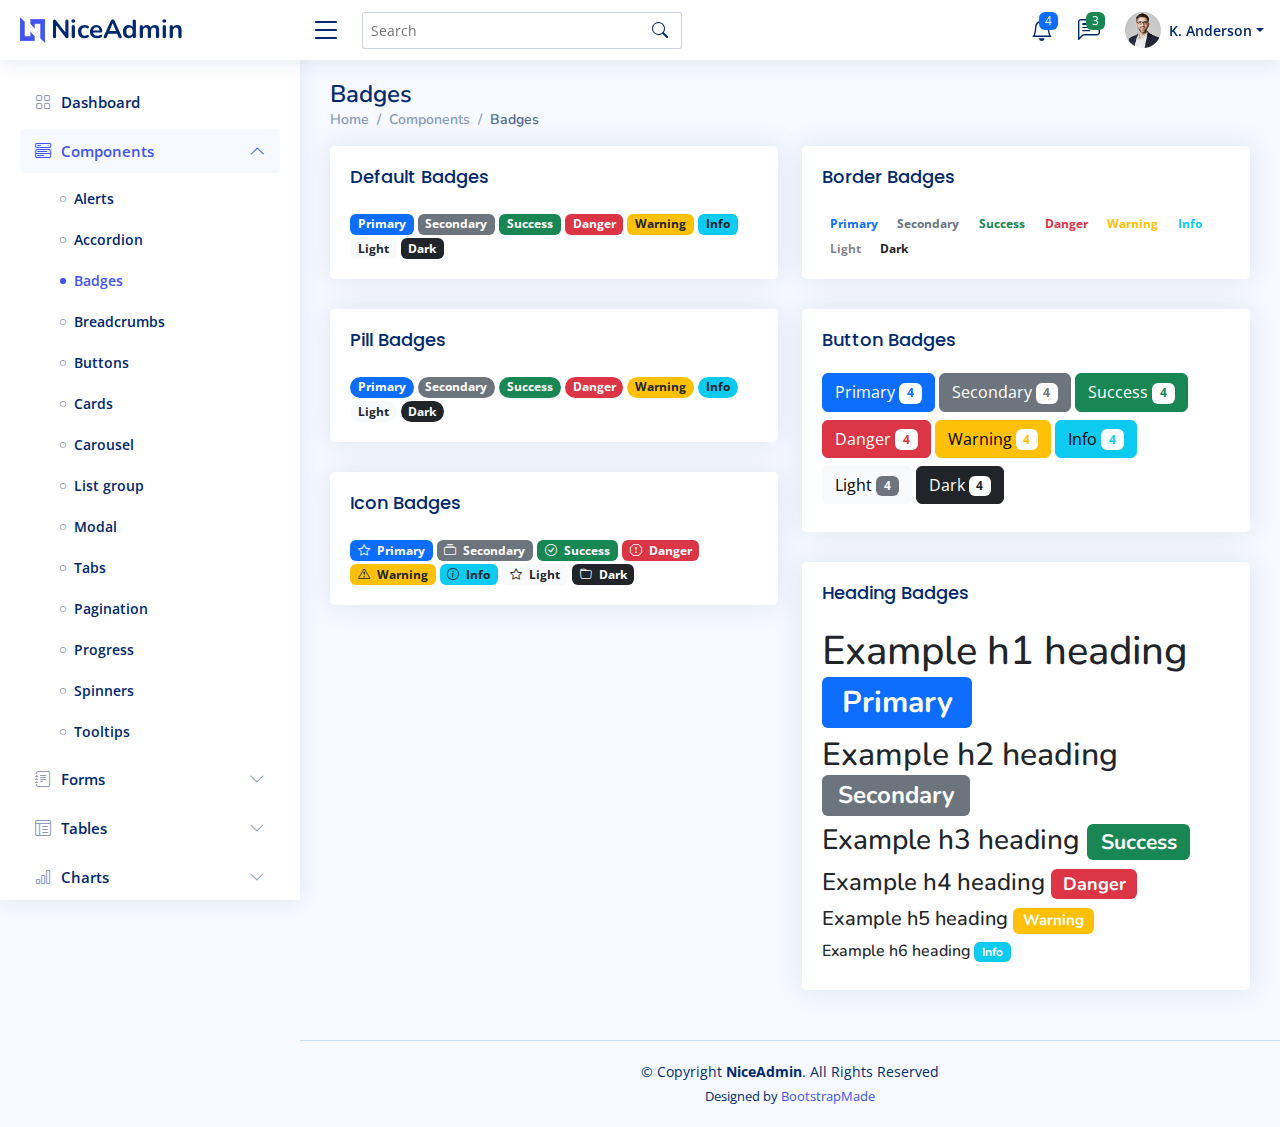
<file: components-badges.html>
<!DOCTYPE html>
<html lang="en">

<head>
  <meta charset="utf-8">
  <meta content="width=device-width, initial-scale=1.0" name="viewport">

  <title>Components / Badges - NiceAdmin Bootstrap Template</title>
  <meta content="" name="description">
  <meta content="" name="keywords">

  <!-- Favicons -->
  <link href="assets/img/favicon.png" rel="icon">
  <link href="assets/img/apple-touch-icon.png" rel="apple-touch-icon">

  <!-- Google Fonts -->
  <link href="https://fonts.gstatic.com" rel="preconnect">
  <link href="https://fonts.googleapis.com/css?family=Open+Sans:300,300i,400,400i,600,600i,700,700i|Nunito:300,300i,400,400i,600,600i,700,700i|Poppins:300,300i,400,400i,500,500i,600,600i,700,700i" rel="stylesheet">

  <!-- Vendor CSS Files -->
  <link href="assets/vendor/bootstrap/css/bootstrap.min.css" rel="stylesheet">
  <link href="assets/vendor/bootstrap-icons/bootstrap-icons.css" rel="stylesheet">
  <link href="assets/vendor/boxicons/css/boxicons.min.css" rel="stylesheet">
  <link href="assets/vendor/quill/quill.snow.css" rel="stylesheet">
  <link href="assets/vendor/quill/quill.bubble.css" rel="stylesheet">
  <link href="assets/vendor/remixicon/remixicon.css" rel="stylesheet">
  <link href="assets/vendor/simple-datatables/style.css" rel="stylesheet">

  <!-- Template Main CSS File -->
  <link href="assets/css/style.css" rel="stylesheet">

  <!-- =======================================================
  * Template Name: NiceAdmin
  * Template URL: https://bootstrapmade.com/nice-admin-bootstrap-admin-html-template/
  * Updated: Apr 20 2024 with Bootstrap v5.3.3
  * Author: BootstrapMade.com
  * License: https://bootstrapmade.com/license/
  ======================================================== -->
</head>

<body>

  <!-- ======= Header ======= -->
  <header id="header" class="header fixed-top d-flex align-items-center">

    <div class="d-flex align-items-center justify-content-between">
      <a href="index.html" class="logo d-flex align-items-center">
        <img src="assets/img/logo.png" alt="">
        <span class="d-none d-lg-block">NiceAdmin</span>
      </a>
      <i class="bi bi-list toggle-sidebar-btn"></i>
    </div><!-- End Logo -->

    <div class="search-bar">
      <form class="search-form d-flex align-items-center" method="POST" action="#">
        <input type="text" name="query" placeholder="Search" title="Enter search keyword">
        <button type="submit" title="Search"><i class="bi bi-search"></i></button>
      </form>
    </div><!-- End Search Bar -->

    <nav class="header-nav ms-auto">
      <ul class="d-flex align-items-center">

        <li class="nav-item d-block d-lg-none">
          <a class="nav-link nav-icon search-bar-toggle " href="#">
            <i class="bi bi-search"></i>
          </a>
        </li><!-- End Search Icon-->

        <li class="nav-item dropdown">

          <a class="nav-link nav-icon" href="#" data-bs-toggle="dropdown">
            <i class="bi bi-bell"></i>
            <span class="badge bg-primary badge-number">4</span>
          </a><!-- End Notification Icon -->

          <ul class="dropdown-menu dropdown-menu-end dropdown-menu-arrow notifications">
            <li class="dropdown-header">
              You have 4 new notifications
              <a href="#"><span class="badge rounded-pill bg-primary p-2 ms-2">View all</span></a>
            </li>
            <li>
              <hr class="dropdown-divider">
            </li>

            <li class="notification-item">
              <i class="bi bi-exclamation-circle text-warning"></i>
              <div>
                <h4>Lorem Ipsum</h4>
                <p>Quae dolorem earum veritatis oditseno</p>
                <p>30 min. ago</p>
              </div>
            </li>

            <li>
              <hr class="dropdown-divider">
            </li>

            <li class="notification-item">
              <i class="bi bi-x-circle text-danger"></i>
              <div>
                <h4>Atque rerum nesciunt</h4>
                <p>Quae dolorem earum veritatis oditseno</p>
                <p>1 hr. ago</p>
              </div>
            </li>

            <li>
              <hr class="dropdown-divider">
            </li>

            <li class="notification-item">
              <i class="bi bi-check-circle text-success"></i>
              <div>
                <h4>Sit rerum fuga</h4>
                <p>Quae dolorem earum veritatis oditseno</p>
                <p>2 hrs. ago</p>
              </div>
            </li>

            <li>
              <hr class="dropdown-divider">
            </li>

            <li class="notification-item">
              <i class="bi bi-info-circle text-primary"></i>
              <div>
                <h4>Dicta reprehenderit</h4>
                <p>Quae dolorem earum veritatis oditseno</p>
                <p>4 hrs. ago</p>
              </div>
            </li>

            <li>
              <hr class="dropdown-divider">
            </li>
            <li class="dropdown-footer">
              <a href="#">Show all notifications</a>
            </li>

          </ul><!-- End Notification Dropdown Items -->

        </li><!-- End Notification Nav -->

        <li class="nav-item dropdown">

          <a class="nav-link nav-icon" href="#" data-bs-toggle="dropdown">
            <i class="bi bi-chat-left-text"></i>
            <span class="badge bg-success badge-number">3</span>
          </a><!-- End Messages Icon -->

          <ul class="dropdown-menu dropdown-menu-end dropdown-menu-arrow messages">
            <li class="dropdown-header">
              You have 3 new messages
              <a href="#"><span class="badge rounded-pill bg-primary p-2 ms-2">View all</span></a>
            </li>
            <li>
              <hr class="dropdown-divider">
            </li>

            <li class="message-item">
              <a href="#">
                <img src="assets/img/messages-1.jpg" alt="" class="rounded-circle">
                <div>
                  <h4>Maria Hudson</h4>
                  <p>Velit asperiores et ducimus soluta repudiandae labore officia est ut...</p>
                  <p>4 hrs. ago</p>
                </div>
              </a>
            </li>
            <li>
              <hr class="dropdown-divider">
            </li>

            <li class="message-item">
              <a href="#">
                <img src="assets/img/messages-2.jpg" alt="" class="rounded-circle">
                <div>
                  <h4>Anna Nelson</h4>
                  <p>Velit asperiores et ducimus soluta repudiandae labore officia est ut...</p>
                  <p>6 hrs. ago</p>
                </div>
              </a>
            </li>
            <li>
              <hr class="dropdown-divider">
            </li>

            <li class="message-item">
              <a href="#">
                <img src="assets/img/messages-3.jpg" alt="" class="rounded-circle">
                <div>
                  <h4>David Muldon</h4>
                  <p>Velit asperiores et ducimus soluta repudiandae labore officia est ut...</p>
                  <p>8 hrs. ago</p>
                </div>
              </a>
            </li>
            <li>
              <hr class="dropdown-divider">
            </li>

            <li class="dropdown-footer">
              <a href="#">Show all messages</a>
            </li>

          </ul><!-- End Messages Dropdown Items -->

        </li><!-- End Messages Nav -->

        <li class="nav-item dropdown pe-3">

          <a class="nav-link nav-profile d-flex align-items-center pe-0" href="#" data-bs-toggle="dropdown">
            <img src="assets/img/profile-img.jpg" alt="Profile" class="rounded-circle">
            <span class="d-none d-md-block dropdown-toggle ps-2">K. Anderson</span>
          </a><!-- End Profile Iamge Icon -->

          <ul class="dropdown-menu dropdown-menu-end dropdown-menu-arrow profile">
            <li class="dropdown-header">
              <h6>Kevin Anderson</h6>
              <span>Web Designer</span>
            </li>
            <li>
              <hr class="dropdown-divider">
            </li>

            <li>
              <a class="dropdown-item d-flex align-items-center" href="users-profile.html">
                <i class="bi bi-person"></i>
                <span>My Profile</span>
              </a>
            </li>
            <li>
              <hr class="dropdown-divider">
            </li>

            <li>
              <a class="dropdown-item d-flex align-items-center" href="users-profile.html">
                <i class="bi bi-gear"></i>
                <span>Account Settings</span>
              </a>
            </li>
            <li>
              <hr class="dropdown-divider">
            </li>

            <li>
              <a class="dropdown-item d-flex align-items-center" href="pages-faq.html">
                <i class="bi bi-question-circle"></i>
                <span>Need Help?</span>
              </a>
            </li>
            <li>
              <hr class="dropdown-divider">
            </li>

            <li>
              <a class="dropdown-item d-flex align-items-center" href="#">
                <i class="bi bi-box-arrow-right"></i>
                <span>Sign Out</span>
              </a>
            </li>

          </ul><!-- End Profile Dropdown Items -->
        </li><!-- End Profile Nav -->

      </ul>
    </nav><!-- End Icons Navigation -->

  </header><!-- End Header -->

  <!-- ======= Sidebar ======= -->
  <aside id="sidebar" class="sidebar">

    <ul class="sidebar-nav" id="sidebar-nav">

      <li class="nav-item">
        <a class="nav-link collapsed" href="index.html">
          <i class="bi bi-grid"></i>
          <span>Dashboard</span>
        </a>
      </li><!-- End Dashboard Nav -->

      <li class="nav-item">
        <a class="nav-link " data-bs-target="#components-nav" data-bs-toggle="collapse" href="#">
          <i class="bi bi-menu-button-wide"></i><span>Components</span><i class="bi bi-chevron-down ms-auto"></i>
        </a>
        <ul id="components-nav" class="nav-content collapse show" data-bs-parent="#sidebar-nav">
          <li>
            <a href="components-alerts.html">
              <i class="bi bi-circle"></i><span>Alerts</span>
            </a>
          </li>
          <li>
            <a href="components-accordion.html">
              <i class="bi bi-circle"></i><span>Accordion</span>
            </a>
          </li>
          <li>
            <a href="components-badges.html" class="active">
              <i class="bi bi-circle"></i><span>Badges</span>
            </a>
          </li>
          <li>
            <a href="components-breadcrumbs.html">
              <i class="bi bi-circle"></i><span>Breadcrumbs</span>
            </a>
          </li>
          <li>
            <a href="components-buttons.html">
              <i class="bi bi-circle"></i><span>Buttons</span>
            </a>
          </li>
          <li>
            <a href="components-cards.html">
              <i class="bi bi-circle"></i><span>Cards</span>
            </a>
          </li>
          <li>
            <a href="components-carousel.html">
              <i class="bi bi-circle"></i><span>Carousel</span>
            </a>
          </li>
          <li>
            <a href="components-list-group.html">
              <i class="bi bi-circle"></i><span>List group</span>
            </a>
          </li>
          <li>
            <a href="components-modal.html">
              <i class="bi bi-circle"></i><span>Modal</span>
            </a>
          </li>
          <li>
            <a href="components-tabs.html">
              <i class="bi bi-circle"></i><span>Tabs</span>
            </a>
          </li>
          <li>
            <a href="components-pagination.html">
              <i class="bi bi-circle"></i><span>Pagination</span>
            </a>
          </li>
          <li>
            <a href="components-progress.html">
              <i class="bi bi-circle"></i><span>Progress</span>
            </a>
          </li>
          <li>
            <a href="components-spinners.html">
              <i class="bi bi-circle"></i><span>Spinners</span>
            </a>
          </li>
          <li>
            <a href="components-tooltips.html">
              <i class="bi bi-circle"></i><span>Tooltips</span>
            </a>
          </li>
        </ul>
      </li><!-- End Components Nav -->

      <li class="nav-item">
        <a class="nav-link collapsed" data-bs-target="#forms-nav" data-bs-toggle="collapse" href="#">
          <i class="bi bi-journal-text"></i><span>Forms</span><i class="bi bi-chevron-down ms-auto"></i>
        </a>
        <ul id="forms-nav" class="nav-content collapse " data-bs-parent="#sidebar-nav">
          <li>
            <a href="forms-elements.html">
              <i class="bi bi-circle"></i><span>Form Elements</span>
            </a>
          </li>
          <li>
            <a href="forms-layouts.html">
              <i class="bi bi-circle"></i><span>Form Layouts</span>
            </a>
          </li>
          <li>
            <a href="forms-editors.html">
              <i class="bi bi-circle"></i><span>Form Editors</span>
            </a>
          </li>
          <li>
            <a href="forms-validation.html">
              <i class="bi bi-circle"></i><span>Form Validation</span>
            </a>
          </li>
        </ul>
      </li><!-- End Forms Nav -->

      <li class="nav-item">
        <a class="nav-link collapsed" data-bs-target="#tables-nav" data-bs-toggle="collapse" href="#">
          <i class="bi bi-layout-text-window-reverse"></i><span>Tables</span><i class="bi bi-chevron-down ms-auto"></i>
        </a>
        <ul id="tables-nav" class="nav-content collapse " data-bs-parent="#sidebar-nav">
          <li>
            <a href="tables-general.html">
              <i class="bi bi-circle"></i><span>General Tables</span>
            </a>
          </li>
          <li>
            <a href="tables-data.html">
              <i class="bi bi-circle"></i><span>Data Tables</span>
            </a>
          </li>
        </ul>
      </li><!-- End Tables Nav -->

      <li class="nav-item">
        <a class="nav-link collapsed" data-bs-target="#charts-nav" data-bs-toggle="collapse" href="#">
          <i class="bi bi-bar-chart"></i><span>Charts</span><i class="bi bi-chevron-down ms-auto"></i>
        </a>
        <ul id="charts-nav" class="nav-content collapse " data-bs-parent="#sidebar-nav">
          <li>
            <a href="charts-chartjs.html">
              <i class="bi bi-circle"></i><span>Chart.js</span>
            </a>
          </li>
          <li>
            <a href="charts-apexcharts.html">
              <i class="bi bi-circle"></i><span>ApexCharts</span>
            </a>
          </li>
          <li>
            <a href="charts-echarts.html">
              <i class="bi bi-circle"></i><span>ECharts</span>
            </a>
          </li>
        </ul>
      </li><!-- End Charts Nav -->

      <li class="nav-item">
        <a class="nav-link collapsed" data-bs-target="#icons-nav" data-bs-toggle="collapse" href="#">
          <i class="bi bi-gem"></i><span>Icons</span><i class="bi bi-chevron-down ms-auto"></i>
        </a>
        <ul id="icons-nav" class="nav-content collapse " data-bs-parent="#sidebar-nav">
          <li>
            <a href="icons-bootstrap.html">
              <i class="bi bi-circle"></i><span>Bootstrap Icons</span>
            </a>
          </li>
          <li>
            <a href="icons-remix.html">
              <i class="bi bi-circle"></i><span>Remix Icons</span>
            </a>
          </li>
          <li>
            <a href="icons-boxicons.html">
              <i class="bi bi-circle"></i><span>Boxicons</span>
            </a>
          </li>
        </ul>
      </li><!-- End Icons Nav -->

      <li class="nav-heading">Pages</li>

      <li class="nav-item">
        <a class="nav-link collapsed" href="users-profile.html">
          <i class="bi bi-person"></i>
          <span>Profile</span>
        </a>
      </li><!-- End Profile Page Nav -->

      <li class="nav-item">
        <a class="nav-link collapsed" href="pages-faq.html">
          <i class="bi bi-question-circle"></i>
          <span>F.A.Q</span>
        </a>
      </li><!-- End F.A.Q Page Nav -->

      <li class="nav-item">
        <a class="nav-link collapsed" href="pages-contact.html">
          <i class="bi bi-envelope"></i>
          <span>Contact</span>
        </a>
      </li><!-- End Contact Page Nav -->

      <li class="nav-item">
        <a class="nav-link collapsed" href="pages-register.html">
          <i class="bi bi-card-list"></i>
          <span>Register</span>
        </a>
      </li><!-- End Register Page Nav -->

      <li class="nav-item">
        <a class="nav-link collapsed" href="pages-login.html">
          <i class="bi bi-box-arrow-in-right"></i>
          <span>Login</span>
        </a>
      </li><!-- End Login Page Nav -->

      <li class="nav-item">
        <a class="nav-link collapsed" href="pages-error-404.html">
          <i class="bi bi-dash-circle"></i>
          <span>Error 404</span>
        </a>
      </li><!-- End Error 404 Page Nav -->

      <li class="nav-item">
        <a class="nav-link collapsed" href="pages-blank.html">
          <i class="bi bi-file-earmark"></i>
          <span>Blank</span>
        </a>
      </li><!-- End Blank Page Nav -->

    </ul>

  </aside><!-- End Sidebar-->

  <main id="main" class="main">

    <div class="pagetitle">
      <h1>Badges</h1>
      <nav>
        <ol class="breadcrumb">
          <li class="breadcrumb-item"><a href="index.html">Home</a></li>
          <li class="breadcrumb-item">Components</li>
          <li class="breadcrumb-item active">Badges</li>
        </ol>
      </nav>
    </div><!-- End Page Title -->

    <section class="section">
      <div class="row">

        <div class="col-lg-6">

          <div class="card">
            <div class="card-body">
              <h5 class="card-title">Default Badges</h5>

              <span class="badge bg-primary">Primary</span>
              <span class="badge bg-secondary">Secondary</span>
              <span class="badge bg-success">Success</span>
              <span class="badge bg-danger">Danger</span>
              <span class="badge bg-warning text-dark">Warning</span>
              <span class="badge bg-info text-dark">Info</span>
              <span class="badge bg-light text-dark">Light</span>
              <span class="badge bg-dark">Dark</span>
            </div>
          </div><!-- End Default Badges -->

          <div class="card">
            <div class="card-body">
              <h5 class="card-title">Pill Badges</h5>
              <span class="badge rounded-pill bg-primary">Primary</span>
              <span class="badge rounded-pill bg-secondary">Secondary</span>
              <span class="badge rounded-pill bg-success">Success</span>
              <span class="badge rounded-pill bg-danger">Danger</span>
              <span class="badge rounded-pill bg-warning text-dark">Warning</span>
              <span class="badge rounded-pill bg-info text-dark">Info</span>
              <span class="badge rounded-pill bg-light text-dark">Light</span>
              <span class="badge rounded-pill bg-dark">Dark</span>
            </div>
          </div><!-- End Pill Badges -->

          <div class="card">
            <div class="card-body">
              <h5 class="card-title">Icon Badges</h5>
              <span class="badge bg-primary"><i class="bi bi-star me-1"></i> Primary</span>
              <span class="badge bg-secondary"><i class="bi bi-collection me-1"></i> Secondary</span>
              <span class="badge bg-success"><i class="bi bi-check-circle me-1"></i> Success</span>
              <span class="badge bg-danger"><i class="bi bi-exclamation-octagon me-1"></i> Danger</span>
              <span class="badge bg-warning text-dark"><i class="bi bi-exclamation-triangle me-1"></i> Warning</span>
              <span class="badge bg-info text-dark"><i class="bi bi-info-circle me-1"></i> Info</span>
              <span class="badge bg-light text-dark"><i class="bi bi-star me-1"></i> Light</span>
              <span class="badge bg-dark"><i class="bi bi-folder me-1"></i> Dark</span>
            </div>
          </div><!-- End Icon Badges -->

        </div>

        <div class="col-lg-6">

          <div class="card">
            <div class="card-body">
              <h5 class="card-title">Border Badges</h5>
              <span class="badge border-primary border-1 text-primary">Primary</span>
              <span class="badge border-secondary border-1 text-secondary">Secondary</span>
              <span class="badge border-success border-1 text-success">Success</span>
              <span class="badge border-danger border-1 text-danger">Danger</span>
              <span class="badge border-warning border-1 text-warning">Warning</span>
              <span class="badge border-info border-1 text-info">Info</span>
              <span class="badge border-light border-1 text-black-50">Light</span>
              <span class="badge border-dark border-1 text-dark">Dark</span>
            </div>
          </div><!-- End Border Badges -->

          <div class="card">
            <div class="card-body">
              <h5 class="card-title">Button Badges</h5>

              <button type="button" class="btn btn-primary mb-2">
                Primary <span class="badge bg-white text-primary">4</span>
              </button>
              <button type="button" class="btn btn-secondary mb-2">
                Secondary <span class="badge bg-white text-secondary">4</span>
              </button>
              <button type="button" class="btn btn-success mb-2">
                Success <span class="badge bg-white text-success">4</span>
              </button>
              <button type="button" class="btn btn-danger mb-2">
                Danger <span class="badge bg-white text-danger">4</span>
              </button>
              <button type="button" class="btn btn-warning mb-2">
                Warning <span class="badge bg-white text-warning">4</span>
              </button>
              <button type="button" class="btn btn-info mb-2">
                Info <span class="badge bg-white text-info">4</span>
              </button>
              <button type="button" class="btn btn-light mb-2">
                Light <span class="badge bg-secondary text-light">4</span>
              </button>
              <button type="button" class="btn btn-dark mb-2">
                Dark <span class="badge bg-white text-dark">4</span>
              </button>
            </div>
          </div><!-- End Button Badges -->

          <div class="card">
            <div class="card-body">
              <h5 class="card-title">Heading Badges</h5>

              <h1>Example h1 heading <span class="badge bg-primary">Primary</span></h1>
              <h2>Example h2 heading <span class="badge bg-secondary">Secondary</span></h2>
              <h3>Example h3 heading <span class="badge bg-success">Success</span></h3>
              <h4>Example h4 heading <span class="badge bg-danger">Danger</span></h4>
              <h5>Example h5 heading <span class="badge bg-warning">Warning</span></h5>
              <h6>Example h6 heading <span class="badge bg-info">Info</span></h6>
            </div>
          </div><!-- End Heading Badges -->

        </div>

      </div>
    </section>

  </main><!-- End #main -->

  <!-- ======= Footer ======= -->
  <footer id="footer" class="footer">
    <div class="copyright">
      &copy; Copyright <strong><span>NiceAdmin</span></strong>. All Rights Reserved
    </div>
    <div class="credits">
      <!-- All the links in the footer should remain intact. -->
      <!-- You can delete the links only if you purchased the pro version. -->
      <!-- Licensing information: https://bootstrapmade.com/license/ -->
      <!-- Purchase the pro version with working PHP/AJAX contact form: https://bootstrapmade.com/nice-admin-bootstrap-admin-html-template/ -->
      Designed by <a href="https://bootstrapmade.com/">BootstrapMade</a>
    </div>
  </footer><!-- End Footer -->

  <a href="#" class="back-to-top d-flex align-items-center justify-content-center"><i class="bi bi-arrow-up-short"></i></a>

  <!-- Vendor JS Files -->
  <script src="assets/vendor/apexcharts/apexcharts.min.js"></script>
  <script src="assets/vendor/bootstrap/js/bootstrap.bundle.min.js"></script>
  <script src="assets/vendor/chart.js/chart.umd.js"></script>
  <script src="assets/vendor/echarts/echarts.min.js"></script>
  <script src="assets/vendor/quill/quill.js"></script>
  <script src="assets/vendor/simple-datatables/simple-datatables.js"></script>
  <script src="assets/vendor/tinymce/tinymce.min.js"></script>
  <script src="assets/vendor/php-email-form/validate.js"></script>

  <!-- Template Main JS File -->
  <script src="assets/js/main.js"></script>

</body>

</html>
</file>
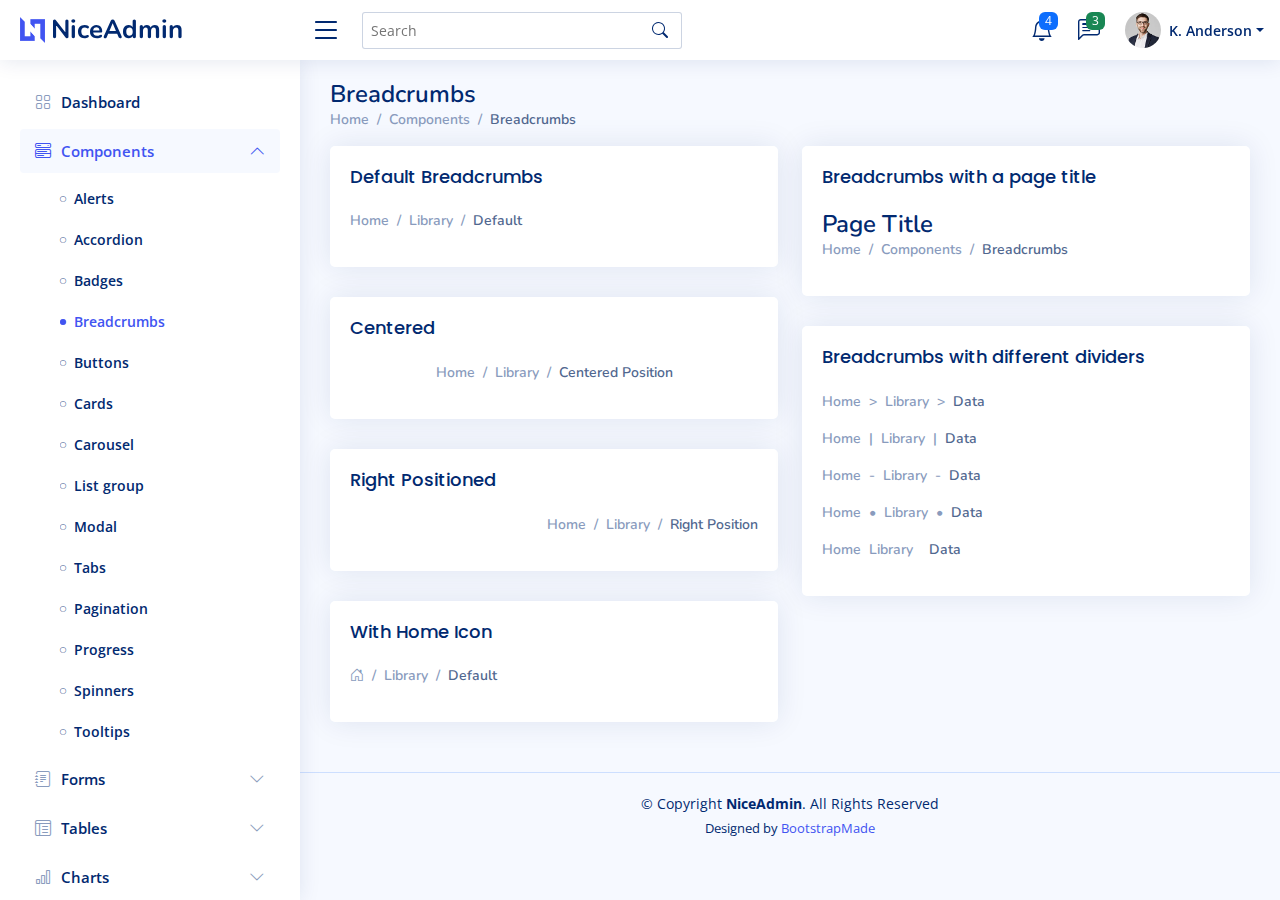
<file: components-breadcrumbs.html>
<!DOCTYPE html>
<html lang="en">

<head>
  <meta charset="utf-8">
  <meta content="width=device-width, initial-scale=1.0" name="viewport">

  <title>Components / Breadcrumbs - NiceAdmin Bootstrap Template</title>
  <meta content="" name="description">
  <meta content="" name="keywords">

  <!-- Favicons -->
  <link href="assets/img/favicon.png" rel="icon">
  <link href="assets/img/apple-touch-icon.png" rel="apple-touch-icon">

  <!-- Google Fonts -->
  <link href="https://fonts.gstatic.com" rel="preconnect">
  <link href="https://fonts.googleapis.com/css?family=Open+Sans:300,300i,400,400i,600,600i,700,700i|Nunito:300,300i,400,400i,600,600i,700,700i|Poppins:300,300i,400,400i,500,500i,600,600i,700,700i" rel="stylesheet">

  <!-- Vendor CSS Files -->
  <link href="assets/vendor/bootstrap/css/bootstrap.min.css" rel="stylesheet">
  <link href="assets/vendor/bootstrap-icons/bootstrap-icons.css" rel="stylesheet">
  <link href="assets/vendor/boxicons/css/boxicons.min.css" rel="stylesheet">
  <link href="assets/vendor/quill/quill.snow.css" rel="stylesheet">
  <link href="assets/vendor/quill/quill.bubble.css" rel="stylesheet">
  <link href="assets/vendor/remixicon/remixicon.css" rel="stylesheet">
  <link href="assets/vendor/simple-datatables/style.css" rel="stylesheet">

  <!-- Template Main CSS File -->
  <link href="assets/css/style.css" rel="stylesheet">

  <!-- =======================================================
  * Template Name: NiceAdmin
  * Template URL: https://bootstrapmade.com/nice-admin-bootstrap-admin-html-template/
  * Updated: Apr 20 2024 with Bootstrap v5.3.3
  * Author: BootstrapMade.com
  * License: https://bootstrapmade.com/license/
  ======================================================== -->
</head>

<body>

  <!-- ======= Header ======= -->
  <header id="header" class="header fixed-top d-flex align-items-center">

    <div class="d-flex align-items-center justify-content-between">
      <a href="index.html" class="logo d-flex align-items-center">
        <img src="assets/img/logo.png" alt="">
        <span class="d-none d-lg-block">NiceAdmin</span>
      </a>
      <i class="bi bi-list toggle-sidebar-btn"></i>
    </div><!-- End Logo -->

    <div class="search-bar">
      <form class="search-form d-flex align-items-center" method="POST" action="#">
        <input type="text" name="query" placeholder="Search" title="Enter search keyword">
        <button type="submit" title="Search"><i class="bi bi-search"></i></button>
      </form>
    </div><!-- End Search Bar -->

    <nav class="header-nav ms-auto">
      <ul class="d-flex align-items-center">

        <li class="nav-item d-block d-lg-none">
          <a class="nav-link nav-icon search-bar-toggle " href="#">
            <i class="bi bi-search"></i>
          </a>
        </li><!-- End Search Icon-->

        <li class="nav-item dropdown">

          <a class="nav-link nav-icon" href="#" data-bs-toggle="dropdown">
            <i class="bi bi-bell"></i>
            <span class="badge bg-primary badge-number">4</span>
          </a><!-- End Notification Icon -->

          <ul class="dropdown-menu dropdown-menu-end dropdown-menu-arrow notifications">
            <li class="dropdown-header">
              You have 4 new notifications
              <a href="#"><span class="badge rounded-pill bg-primary p-2 ms-2">View all</span></a>
            </li>
            <li>
              <hr class="dropdown-divider">
            </li>

            <li class="notification-item">
              <i class="bi bi-exclamation-circle text-warning"></i>
              <div>
                <h4>Lorem Ipsum</h4>
                <p>Quae dolorem earum veritatis oditseno</p>
                <p>30 min. ago</p>
              </div>
            </li>

            <li>
              <hr class="dropdown-divider">
            </li>

            <li class="notification-item">
              <i class="bi bi-x-circle text-danger"></i>
              <div>
                <h4>Atque rerum nesciunt</h4>
                <p>Quae dolorem earum veritatis oditseno</p>
                <p>1 hr. ago</p>
              </div>
            </li>

            <li>
              <hr class="dropdown-divider">
            </li>

            <li class="notification-item">
              <i class="bi bi-check-circle text-success"></i>
              <div>
                <h4>Sit rerum fuga</h4>
                <p>Quae dolorem earum veritatis oditseno</p>
                <p>2 hrs. ago</p>
              </div>
            </li>

            <li>
              <hr class="dropdown-divider">
            </li>

            <li class="notification-item">
              <i class="bi bi-info-circle text-primary"></i>
              <div>
                <h4>Dicta reprehenderit</h4>
                <p>Quae dolorem earum veritatis oditseno</p>
                <p>4 hrs. ago</p>
              </div>
            </li>

            <li>
              <hr class="dropdown-divider">
            </li>
            <li class="dropdown-footer">
              <a href="#">Show all notifications</a>
            </li>

          </ul><!-- End Notification Dropdown Items -->

        </li><!-- End Notification Nav -->

        <li class="nav-item dropdown">

          <a class="nav-link nav-icon" href="#" data-bs-toggle="dropdown">
            <i class="bi bi-chat-left-text"></i>
            <span class="badge bg-success badge-number">3</span>
          </a><!-- End Messages Icon -->

          <ul class="dropdown-menu dropdown-menu-end dropdown-menu-arrow messages">
            <li class="dropdown-header">
              You have 3 new messages
              <a href="#"><span class="badge rounded-pill bg-primary p-2 ms-2">View all</span></a>
            </li>
            <li>
              <hr class="dropdown-divider">
            </li>

            <li class="message-item">
              <a href="#">
                <img src="assets/img/messages-1.jpg" alt="" class="rounded-circle">
                <div>
                  <h4>Maria Hudson</h4>
                  <p>Velit asperiores et ducimus soluta repudiandae labore officia est ut...</p>
                  <p>4 hrs. ago</p>
                </div>
              </a>
            </li>
            <li>
              <hr class="dropdown-divider">
            </li>

            <li class="message-item">
              <a href="#">
                <img src="assets/img/messages-2.jpg" alt="" class="rounded-circle">
                <div>
                  <h4>Anna Nelson</h4>
                  <p>Velit asperiores et ducimus soluta repudiandae labore officia est ut...</p>
                  <p>6 hrs. ago</p>
                </div>
              </a>
            </li>
            <li>
              <hr class="dropdown-divider">
            </li>

            <li class="message-item">
              <a href="#">
                <img src="assets/img/messages-3.jpg" alt="" class="rounded-circle">
                <div>
                  <h4>David Muldon</h4>
                  <p>Velit asperiores et ducimus soluta repudiandae labore officia est ut...</p>
                  <p>8 hrs. ago</p>
                </div>
              </a>
            </li>
            <li>
              <hr class="dropdown-divider">
            </li>

            <li class="dropdown-footer">
              <a href="#">Show all messages</a>
            </li>

          </ul><!-- End Messages Dropdown Items -->

        </li><!-- End Messages Nav -->

        <li class="nav-item dropdown pe-3">

          <a class="nav-link nav-profile d-flex align-items-center pe-0" href="#" data-bs-toggle="dropdown">
            <img src="assets/img/profile-img.jpg" alt="Profile" class="rounded-circle">
            <span class="d-none d-md-block dropdown-toggle ps-2">K. Anderson</span>
          </a><!-- End Profile Iamge Icon -->

          <ul class="dropdown-menu dropdown-menu-end dropdown-menu-arrow profile">
            <li class="dropdown-header">
              <h6>Kevin Anderson</h6>
              <span>Web Designer</span>
            </li>
            <li>
              <hr class="dropdown-divider">
            </li>

            <li>
              <a class="dropdown-item d-flex align-items-center" href="users-profile.html">
                <i class="bi bi-person"></i>
                <span>My Profile</span>
              </a>
            </li>
            <li>
              <hr class="dropdown-divider">
            </li>

            <li>
              <a class="dropdown-item d-flex align-items-center" href="users-profile.html">
                <i class="bi bi-gear"></i>
                <span>Account Settings</span>
              </a>
            </li>
            <li>
              <hr class="dropdown-divider">
            </li>

            <li>
              <a class="dropdown-item d-flex align-items-center" href="pages-faq.html">
                <i class="bi bi-question-circle"></i>
                <span>Need Help?</span>
              </a>
            </li>
            <li>
              <hr class="dropdown-divider">
            </li>

            <li>
              <a class="dropdown-item d-flex align-items-center" href="#">
                <i class="bi bi-box-arrow-right"></i>
                <span>Sign Out</span>
              </a>
            </li>

          </ul><!-- End Profile Dropdown Items -->
        </li><!-- End Profile Nav -->

      </ul>
    </nav><!-- End Icons Navigation -->

  </header><!-- End Header -->

  <!-- ======= Sidebar ======= -->
  <aside id="sidebar" class="sidebar">

    <ul class="sidebar-nav" id="sidebar-nav">

      <li class="nav-item">
        <a class="nav-link collapsed" href="index.html">
          <i class="bi bi-grid"></i>
          <span>Dashboard</span>
        </a>
      </li><!-- End Dashboard Nav -->

      <li class="nav-item">
        <a class="nav-link " data-bs-target="#components-nav" data-bs-toggle="collapse" href="#">
          <i class="bi bi-menu-button-wide"></i><span>Components</span><i class="bi bi-chevron-down ms-auto"></i>
        </a>
        <ul id="components-nav" class="nav-content collapse show" data-bs-parent="#sidebar-nav">
          <li>
            <a href="components-alerts.html">
              <i class="bi bi-circle"></i><span>Alerts</span>
            </a>
          </li>
          <li>
            <a href="components-accordion.html">
              <i class="bi bi-circle"></i><span>Accordion</span>
            </a>
          </li>
          <li>
            <a href="components-badges.html">
              <i class="bi bi-circle"></i><span>Badges</span>
            </a>
          </li>
          <li>
            <a href="components-breadcrumbs.html" class="active">
              <i class="bi bi-circle"></i><span>Breadcrumbs</span>
            </a>
          </li>
          <li>
            <a href="components-buttons.html">
              <i class="bi bi-circle"></i><span>Buttons</span>
            </a>
          </li>
          <li>
            <a href="components-cards.html">
              <i class="bi bi-circle"></i><span>Cards</span>
            </a>
          </li>
          <li>
            <a href="components-carousel.html">
              <i class="bi bi-circle"></i><span>Carousel</span>
            </a>
          </li>
          <li>
            <a href="components-list-group.html">
              <i class="bi bi-circle"></i><span>List group</span>
            </a>
          </li>
          <li>
            <a href="components-modal.html">
              <i class="bi bi-circle"></i><span>Modal</span>
            </a>
          </li>
          <li>
            <a href="components-tabs.html">
              <i class="bi bi-circle"></i><span>Tabs</span>
            </a>
          </li>
          <li>
            <a href="components-pagination.html">
              <i class="bi bi-circle"></i><span>Pagination</span>
            </a>
          </li>
          <li>
            <a href="components-progress.html">
              <i class="bi bi-circle"></i><span>Progress</span>
            </a>
          </li>
          <li>
            <a href="components-spinners.html">
              <i class="bi bi-circle"></i><span>Spinners</span>
            </a>
          </li>
          <li>
            <a href="components-tooltips.html">
              <i class="bi bi-circle"></i><span>Tooltips</span>
            </a>
          </li>
        </ul>
      </li><!-- End Components Nav -->

      <li class="nav-item">
        <a class="nav-link collapsed" data-bs-target="#forms-nav" data-bs-toggle="collapse" href="#">
          <i class="bi bi-journal-text"></i><span>Forms</span><i class="bi bi-chevron-down ms-auto"></i>
        </a>
        <ul id="forms-nav" class="nav-content collapse " data-bs-parent="#sidebar-nav">
          <li>
            <a href="forms-elements.html">
              <i class="bi bi-circle"></i><span>Form Elements</span>
            </a>
          </li>
          <li>
            <a href="forms-layouts.html">
              <i class="bi bi-circle"></i><span>Form Layouts</span>
            </a>
          </li>
          <li>
            <a href="forms-editors.html">
              <i class="bi bi-circle"></i><span>Form Editors</span>
            </a>
          </li>
          <li>
            <a href="forms-validation.html">
              <i class="bi bi-circle"></i><span>Form Validation</span>
            </a>
          </li>
        </ul>
      </li><!-- End Forms Nav -->

      <li class="nav-item">
        <a class="nav-link collapsed" data-bs-target="#tables-nav" data-bs-toggle="collapse" href="#">
          <i class="bi bi-layout-text-window-reverse"></i><span>Tables</span><i class="bi bi-chevron-down ms-auto"></i>
        </a>
        <ul id="tables-nav" class="nav-content collapse " data-bs-parent="#sidebar-nav">
          <li>
            <a href="tables-general.html">
              <i class="bi bi-circle"></i><span>General Tables</span>
            </a>
          </li>
          <li>
            <a href="tables-data.html">
              <i class="bi bi-circle"></i><span>Data Tables</span>
            </a>
          </li>
        </ul>
      </li><!-- End Tables Nav -->

      <li class="nav-item">
        <a class="nav-link collapsed" data-bs-target="#charts-nav" data-bs-toggle="collapse" href="#">
          <i class="bi bi-bar-chart"></i><span>Charts</span><i class="bi bi-chevron-down ms-auto"></i>
        </a>
        <ul id="charts-nav" class="nav-content collapse " data-bs-parent="#sidebar-nav">
          <li>
            <a href="charts-chartjs.html">
              <i class="bi bi-circle"></i><span>Chart.js</span>
            </a>
          </li>
          <li>
            <a href="charts-apexcharts.html">
              <i class="bi bi-circle"></i><span>ApexCharts</span>
            </a>
          </li>
          <li>
            <a href="charts-echarts.html">
              <i class="bi bi-circle"></i><span>ECharts</span>
            </a>
          </li>
        </ul>
      </li><!-- End Charts Nav -->

      <li class="nav-item">
        <a class="nav-link collapsed" data-bs-target="#icons-nav" data-bs-toggle="collapse" href="#">
          <i class="bi bi-gem"></i><span>Icons</span><i class="bi bi-chevron-down ms-auto"></i>
        </a>
        <ul id="icons-nav" class="nav-content collapse " data-bs-parent="#sidebar-nav">
          <li>
            <a href="icons-bootstrap.html">
              <i class="bi bi-circle"></i><span>Bootstrap Icons</span>
            </a>
          </li>
          <li>
            <a href="icons-remix.html">
              <i class="bi bi-circle"></i><span>Remix Icons</span>
            </a>
          </li>
          <li>
            <a href="icons-boxicons.html">
              <i class="bi bi-circle"></i><span>Boxicons</span>
            </a>
          </li>
        </ul>
      </li><!-- End Icons Nav -->

      <li class="nav-heading">Pages</li>

      <li class="nav-item">
        <a class="nav-link collapsed" href="users-profile.html">
          <i class="bi bi-person"></i>
          <span>Profile</span>
        </a>
      </li><!-- End Profile Page Nav -->

      <li class="nav-item">
        <a class="nav-link collapsed" href="pages-faq.html">
          <i class="bi bi-question-circle"></i>
          <span>F.A.Q</span>
        </a>
      </li><!-- End F.A.Q Page Nav -->

      <li class="nav-item">
        <a class="nav-link collapsed" href="pages-contact.html">
          <i class="bi bi-envelope"></i>
          <span>Contact</span>
        </a>
      </li><!-- End Contact Page Nav -->

      <li class="nav-item">
        <a class="nav-link collapsed" href="pages-register.html">
          <i class="bi bi-card-list"></i>
          <span>Register</span>
        </a>
      </li><!-- End Register Page Nav -->

      <li class="nav-item">
        <a class="nav-link collapsed" href="pages-login.html">
          <i class="bi bi-box-arrow-in-right"></i>
          <span>Login</span>
        </a>
      </li><!-- End Login Page Nav -->

      <li class="nav-item">
        <a class="nav-link collapsed" href="pages-error-404.html">
          <i class="bi bi-dash-circle"></i>
          <span>Error 404</span>
        </a>
      </li><!-- End Error 404 Page Nav -->

      <li class="nav-item">
        <a class="nav-link collapsed" href="pages-blank.html">
          <i class="bi bi-file-earmark"></i>
          <span>Blank</span>
        </a>
      </li><!-- End Blank Page Nav -->

    </ul>

  </aside><!-- End Sidebar-->

  <main id="main" class="main">

    <div class="pagetitle">
      <h1>Breadcrumbs</h1>
      <nav>
        <ol class="breadcrumb">
          <li class="breadcrumb-item"><a href="index.html">Home</a></li>
          <li class="breadcrumb-item">Components</li>
          <li class="breadcrumb-item active">Breadcrumbs</li>
        </ol>
      </nav>
    </div><!-- End Page Title -->

    <section class="section">
      <div class="row">
        <div class="col-lg-6">

          <div class="card">
            <div class="card-body">
              <h5 class="card-title">Default Breadcrumbs</h5>

              <nav>
                <ol class="breadcrumb">
                  <li class="breadcrumb-item"><a href="index.html">Home</a></li>
                  <li class="breadcrumb-item"><a href="#">Library</a></li>
                  <li class="breadcrumb-item active">Default</li>
                </ol>
              </nav>
            </div>
          </div>

          <div class="card">
            <div class="card-body">
              <h5 class="card-title">Centered</h5>

              <nav class="d-flex justify-content-center">
                <ol class="breadcrumb">
                  <li class="breadcrumb-item"><a href="index.html">Home</a></li>
                  <li class="breadcrumb-item"><a href="#">Library</a></li>
                  <li class="breadcrumb-item active">Centered Position</li>
                </ol>
              </nav>
            </div>
          </div>

          <div class="card">
            <div class="card-body">
              <h5 class="card-title">Right Positioned</h5>

              <nav class="d-flex justify-content-end">
                <ol class="breadcrumb">
                  <li class="breadcrumb-item"><a href="index.html">Home</a></li>
                  <li class="breadcrumb-item"><a href="#">Library</a></li>
                  <li class="breadcrumb-item active">Right Position</li>
                </ol>
              </nav>
            </div>
          </div>

          <div class="card">
            <div class="card-body">
              <h5 class="card-title">With Home Icon</h5>

              <nav>
                <ol class="breadcrumb">
                  <li class="breadcrumb-item"><a href="index.html"><i class="bi bi-house-door"></i></a></li>
                  <li class="breadcrumb-item"><a href="#">Library</a></li>
                  <li class="breadcrumb-item active">Default</li>
                </ol>
              </nav>
            </div>
          </div>

        </div>

        <div class="col-lg-6">

          <div class="card">
            <div class="card-body">
              <h5 class="card-title">Breadcrumbs with a page title</h5>

              <div class="pagetitle">
                <h1>Page Title</h1>
                <nav>
                  <ol class="breadcrumb">
                    <li class="breadcrumb-item"><a href="index.html">Home</a></li>
                    <li class="breadcrumb-item">Components</li>
                    <li class="breadcrumb-item active">Breadcrumbs</li>
                  </ol>
                </nav>
              </div><!-- End Breadcrumbs with a page title -->

            </div>
          </div>

          <div class="card">
            <div class="card-body">
              <h5 class="card-title">Breadcrumbs with different dividers</h5>

              <nav style="--bs-breadcrumb-divider: '>';">
                <ol class="breadcrumb">
                  <li class="breadcrumb-item"><a href="index.html">Home</a></li>
                  <li class="breadcrumb-item"><a href="#">Library</a></li>
                  <li class="breadcrumb-item active">Data</li>
                </ol>
              </nav>

              <nav style="--bs-breadcrumb-divider: '|';">
                <ol class="breadcrumb">
                  <li class="breadcrumb-item"><a href="index.html">Home</a></li>
                  <li class="breadcrumb-item"><a href="#">Library</a></li>
                  <li class="breadcrumb-item active">Data</li>
                </ol>
              </nav>

              <nav style="--bs-breadcrumb-divider: '-';">
                <ol class="breadcrumb">
                  <li class="breadcrumb-item"><a href="index.html">Home</a></li>
                  <li class="breadcrumb-item"><a href="#">Library</a></li>
                  <li class="breadcrumb-item active">Data</li>
                </ol>
              </nav>

              <nav style="--bs-breadcrumb-divider: '•';">
                <ol class="breadcrumb">
                  <li class="breadcrumb-item"><a href="index.html">Home</a></li>
                  <li class="breadcrumb-item"><a href="#">Library</a></li>
                  <li class="breadcrumb-item active">Data</li>
                </ol>
              </nav>

              <nav style="--bs-breadcrumb-divider: '';">
                <ol class="breadcrumb">
                  <li class="breadcrumb-item"><a href="index.html">Home</a></li>
                  <li class="breadcrumb-item"><a href="#">Library</a></li>
                  <li class="breadcrumb-item active">Data</li>
                </ol>
              </nav>

            </div>
          </div>

        </div>
      </div>
    </section>

  </main><!-- End #main -->

  <!-- ======= Footer ======= -->
  <footer id="footer" class="footer">
    <div class="copyright">
      &copy; Copyright <strong><span>NiceAdmin</span></strong>. All Rights Reserved
    </div>
    <div class="credits">
      <!-- All the links in the footer should remain intact. -->
      <!-- You can delete the links only if you purchased the pro version. -->
      <!-- Licensing information: https://bootstrapmade.com/license/ -->
      <!-- Purchase the pro version with working PHP/AJAX contact form: https://bootstrapmade.com/nice-admin-bootstrap-admin-html-template/ -->
      Designed by <a href="https://bootstrapmade.com/">BootstrapMade</a>
    </div>
  </footer><!-- End Footer -->

  <a href="#" class="back-to-top d-flex align-items-center justify-content-center"><i class="bi bi-arrow-up-short"></i></a>

  <!-- Vendor JS Files -->
  <script src="assets/vendor/apexcharts/apexcharts.min.js"></script>
  <script src="assets/vendor/bootstrap/js/bootstrap.bundle.min.js"></script>
  <script src="assets/vendor/chart.js/chart.umd.js"></script>
  <script src="assets/vendor/echarts/echarts.min.js"></script>
  <script src="assets/vendor/quill/quill.js"></script>
  <script src="assets/vendor/simple-datatables/simple-datatables.js"></script>
  <script src="assets/vendor/tinymce/tinymce.min.js"></script>
  <script src="assets/vendor/php-email-form/validate.js"></script>

  <!-- Template Main JS File -->
  <script src="assets/js/main.js"></script>

</body>

</html>
</file>
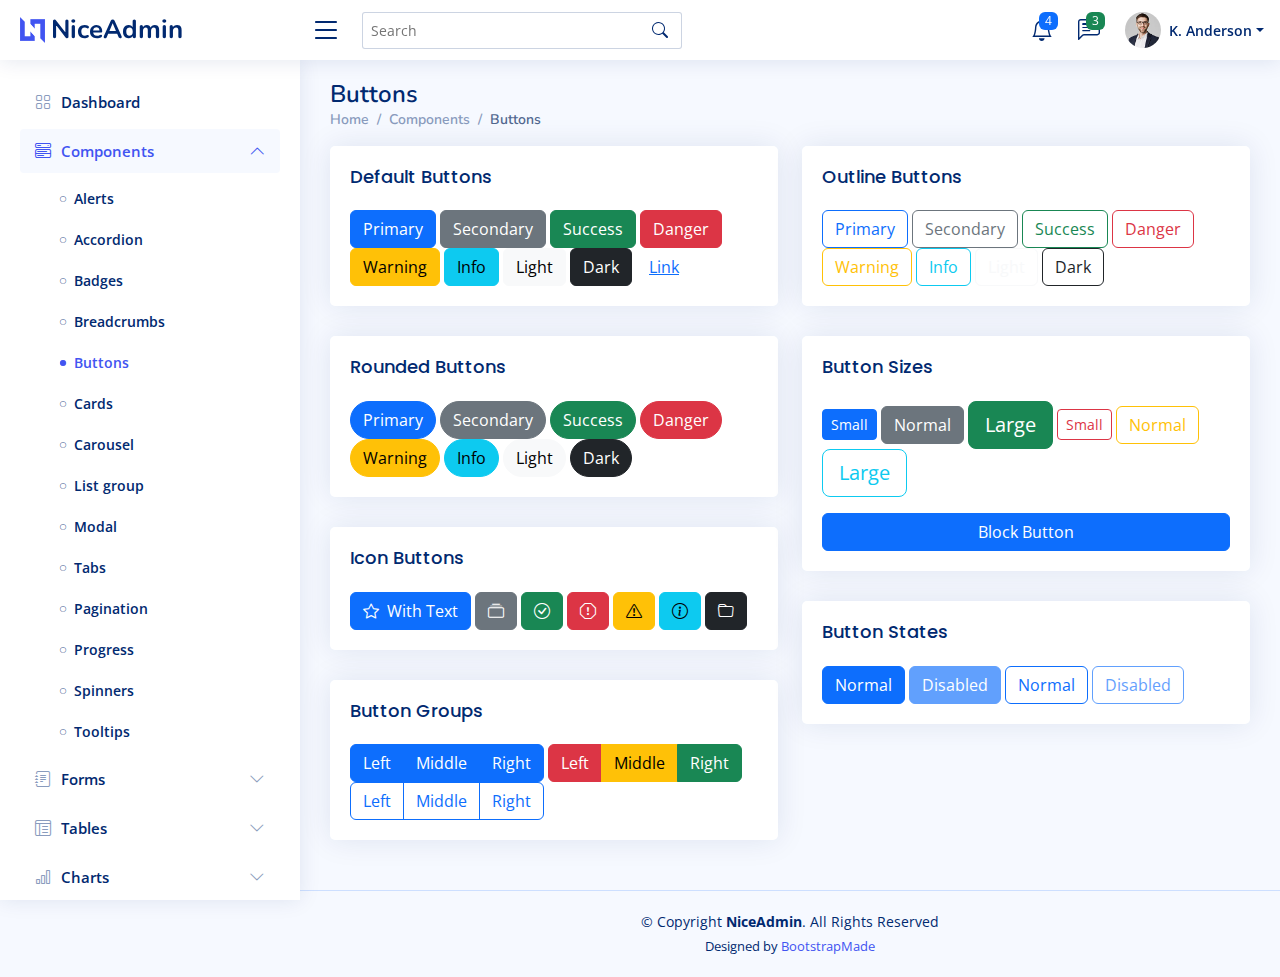
<file: components-buttons.html>
<!DOCTYPE html>
<html lang="en">

<head>
  <meta charset="utf-8">
  <meta content="width=device-width, initial-scale=1.0" name="viewport">

  <title>Components / Buttons - NiceAdmin Bootstrap Template</title>
  <meta content="" name="description">
  <meta content="" name="keywords">

  <!-- Favicons -->
  <link href="assets/img/favicon.png" rel="icon">
  <link href="assets/img/apple-touch-icon.png" rel="apple-touch-icon">

  <!-- Google Fonts -->
  <link href="https://fonts.gstatic.com" rel="preconnect">
  <link href="https://fonts.googleapis.com/css?family=Open+Sans:300,300i,400,400i,600,600i,700,700i|Nunito:300,300i,400,400i,600,600i,700,700i|Poppins:300,300i,400,400i,500,500i,600,600i,700,700i" rel="stylesheet">

  <!-- Vendor CSS Files -->
  <link href="assets/vendor/bootstrap/css/bootstrap.min.css" rel="stylesheet">
  <link href="assets/vendor/bootstrap-icons/bootstrap-icons.css" rel="stylesheet">
  <link href="assets/vendor/boxicons/css/boxicons.min.css" rel="stylesheet">
  <link href="assets/vendor/quill/quill.snow.css" rel="stylesheet">
  <link href="assets/vendor/quill/quill.bubble.css" rel="stylesheet">
  <link href="assets/vendor/remixicon/remixicon.css" rel="stylesheet">
  <link href="assets/vendor/simple-datatables/style.css" rel="stylesheet">

  <!-- Template Main CSS File -->
  <link href="assets/css/style.css" rel="stylesheet">

  <!-- =======================================================
  * Template Name: NiceAdmin
  * Template URL: https://bootstrapmade.com/nice-admin-bootstrap-admin-html-template/
  * Updated: Apr 20 2024 with Bootstrap v5.3.3
  * Author: BootstrapMade.com
  * License: https://bootstrapmade.com/license/
  ======================================================== -->
</head>

<body>

  <!-- ======= Header ======= -->
  <header id="header" class="header fixed-top d-flex align-items-center">

    <div class="d-flex align-items-center justify-content-between">
      <a href="index.html" class="logo d-flex align-items-center">
        <img src="assets/img/logo.png" alt="">
        <span class="d-none d-lg-block">NiceAdmin</span>
      </a>
      <i class="bi bi-list toggle-sidebar-btn"></i>
    </div><!-- End Logo -->

    <div class="search-bar">
      <form class="search-form d-flex align-items-center" method="POST" action="#">
        <input type="text" name="query" placeholder="Search" title="Enter search keyword">
        <button type="submit" title="Search"><i class="bi bi-search"></i></button>
      </form>
    </div><!-- End Search Bar -->

    <nav class="header-nav ms-auto">
      <ul class="d-flex align-items-center">

        <li class="nav-item d-block d-lg-none">
          <a class="nav-link nav-icon search-bar-toggle " href="#">
            <i class="bi bi-search"></i>
          </a>
        </li><!-- End Search Icon-->

        <li class="nav-item dropdown">

          <a class="nav-link nav-icon" href="#" data-bs-toggle="dropdown">
            <i class="bi bi-bell"></i>
            <span class="badge bg-primary badge-number">4</span>
          </a><!-- End Notification Icon -->

          <ul class="dropdown-menu dropdown-menu-end dropdown-menu-arrow notifications">
            <li class="dropdown-header">
              You have 4 new notifications
              <a href="#"><span class="badge rounded-pill bg-primary p-2 ms-2">View all</span></a>
            </li>
            <li>
              <hr class="dropdown-divider">
            </li>

            <li class="notification-item">
              <i class="bi bi-exclamation-circle text-warning"></i>
              <div>
                <h4>Lorem Ipsum</h4>
                <p>Quae dolorem earum veritatis oditseno</p>
                <p>30 min. ago</p>
              </div>
            </li>

            <li>
              <hr class="dropdown-divider">
            </li>

            <li class="notification-item">
              <i class="bi bi-x-circle text-danger"></i>
              <div>
                <h4>Atque rerum nesciunt</h4>
                <p>Quae dolorem earum veritatis oditseno</p>
                <p>1 hr. ago</p>
              </div>
            </li>

            <li>
              <hr class="dropdown-divider">
            </li>

            <li class="notification-item">
              <i class="bi bi-check-circle text-success"></i>
              <div>
                <h4>Sit rerum fuga</h4>
                <p>Quae dolorem earum veritatis oditseno</p>
                <p>2 hrs. ago</p>
              </div>
            </li>

            <li>
              <hr class="dropdown-divider">
            </li>

            <li class="notification-item">
              <i class="bi bi-info-circle text-primary"></i>
              <div>
                <h4>Dicta reprehenderit</h4>
                <p>Quae dolorem earum veritatis oditseno</p>
                <p>4 hrs. ago</p>
              </div>
            </li>

            <li>
              <hr class="dropdown-divider">
            </li>
            <li class="dropdown-footer">
              <a href="#">Show all notifications</a>
            </li>

          </ul><!-- End Notification Dropdown Items -->

        </li><!-- End Notification Nav -->

        <li class="nav-item dropdown">

          <a class="nav-link nav-icon" href="#" data-bs-toggle="dropdown">
            <i class="bi bi-chat-left-text"></i>
            <span class="badge bg-success badge-number">3</span>
          </a><!-- End Messages Icon -->

          <ul class="dropdown-menu dropdown-menu-end dropdown-menu-arrow messages">
            <li class="dropdown-header">
              You have 3 new messages
              <a href="#"><span class="badge rounded-pill bg-primary p-2 ms-2">View all</span></a>
            </li>
            <li>
              <hr class="dropdown-divider">
            </li>

            <li class="message-item">
              <a href="#">
                <img src="assets/img/messages-1.jpg" alt="" class="rounded-circle">
                <div>
                  <h4>Maria Hudson</h4>
                  <p>Velit asperiores et ducimus soluta repudiandae labore officia est ut...</p>
                  <p>4 hrs. ago</p>
                </div>
              </a>
            </li>
            <li>
              <hr class="dropdown-divider">
            </li>

            <li class="message-item">
              <a href="#">
                <img src="assets/img/messages-2.jpg" alt="" class="rounded-circle">
                <div>
                  <h4>Anna Nelson</h4>
                  <p>Velit asperiores et ducimus soluta repudiandae labore officia est ut...</p>
                  <p>6 hrs. ago</p>
                </div>
              </a>
            </li>
            <li>
              <hr class="dropdown-divider">
            </li>

            <li class="message-item">
              <a href="#">
                <img src="assets/img/messages-3.jpg" alt="" class="rounded-circle">
                <div>
                  <h4>David Muldon</h4>
                  <p>Velit asperiores et ducimus soluta repudiandae labore officia est ut...</p>
                  <p>8 hrs. ago</p>
                </div>
              </a>
            </li>
            <li>
              <hr class="dropdown-divider">
            </li>

            <li class="dropdown-footer">
              <a href="#">Show all messages</a>
            </li>

          </ul><!-- End Messages Dropdown Items -->

        </li><!-- End Messages Nav -->

        <li class="nav-item dropdown pe-3">

          <a class="nav-link nav-profile d-flex align-items-center pe-0" href="#" data-bs-toggle="dropdown">
            <img src="assets/img/profile-img.jpg" alt="Profile" class="rounded-circle">
            <span class="d-none d-md-block dropdown-toggle ps-2">K. Anderson</span>
          </a><!-- End Profile Iamge Icon -->

          <ul class="dropdown-menu dropdown-menu-end dropdown-menu-arrow profile">
            <li class="dropdown-header">
              <h6>Kevin Anderson</h6>
              <span>Web Designer</span>
            </li>
            <li>
              <hr class="dropdown-divider">
            </li>

            <li>
              <a class="dropdown-item d-flex align-items-center" href="users-profile.html">
                <i class="bi bi-person"></i>
                <span>My Profile</span>
              </a>
            </li>
            <li>
              <hr class="dropdown-divider">
            </li>

            <li>
              <a class="dropdown-item d-flex align-items-center" href="users-profile.html">
                <i class="bi bi-gear"></i>
                <span>Account Settings</span>
              </a>
            </li>
            <li>
              <hr class="dropdown-divider">
            </li>

            <li>
              <a class="dropdown-item d-flex align-items-center" href="pages-faq.html">
                <i class="bi bi-question-circle"></i>
                <span>Need Help?</span>
              </a>
            </li>
            <li>
              <hr class="dropdown-divider">
            </li>

            <li>
              <a class="dropdown-item d-flex align-items-center" href="#">
                <i class="bi bi-box-arrow-right"></i>
                <span>Sign Out</span>
              </a>
            </li>

          </ul><!-- End Profile Dropdown Items -->
        </li><!-- End Profile Nav -->

      </ul>
    </nav><!-- End Icons Navigation -->

  </header><!-- End Header -->

  <!-- ======= Sidebar ======= -->
  <aside id="sidebar" class="sidebar">

    <ul class="sidebar-nav" id="sidebar-nav">

      <li class="nav-item">
        <a class="nav-link collapsed" href="index.html">
          <i class="bi bi-grid"></i>
          <span>Dashboard</span>
        </a>
      </li><!-- End Dashboard Nav -->

      <li class="nav-item">
        <a class="nav-link " data-bs-target="#components-nav" data-bs-toggle="collapse" href="#">
          <i class="bi bi-menu-button-wide"></i><span>Components</span><i class="bi bi-chevron-down ms-auto"></i>
        </a>
        <ul id="components-nav" class="nav-content collapse show" data-bs-parent="#sidebar-nav">
          <li>
            <a href="components-alerts.html">
              <i class="bi bi-circle"></i><span>Alerts</span>
            </a>
          </li>
          <li>
            <a href="components-accordion.html">
              <i class="bi bi-circle"></i><span>Accordion</span>
            </a>
          </li>
          <li>
            <a href="components-badges.html">
              <i class="bi bi-circle"></i><span>Badges</span>
            </a>
          </li>
          <li>
            <a href="components-breadcrumbs.html">
              <i class="bi bi-circle"></i><span>Breadcrumbs</span>
            </a>
          </li>
          <li>
            <a href="components-buttons.html" class="active">
              <i class="bi bi-circle"></i><span>Buttons</span>
            </a>
          </li>
          <li>
            <a href="components-cards.html">
              <i class="bi bi-circle"></i><span>Cards</span>
            </a>
          </li>
          <li>
            <a href="components-carousel.html">
              <i class="bi bi-circle"></i><span>Carousel</span>
            </a>
          </li>
          <li>
            <a href="components-list-group.html">
              <i class="bi bi-circle"></i><span>List group</span>
            </a>
          </li>
          <li>
            <a href="components-modal.html">
              <i class="bi bi-circle"></i><span>Modal</span>
            </a>
          </li>
          <li>
            <a href="components-tabs.html">
              <i class="bi bi-circle"></i><span>Tabs</span>
            </a>
          </li>
          <li>
            <a href="components-pagination.html">
              <i class="bi bi-circle"></i><span>Pagination</span>
            </a>
          </li>
          <li>
            <a href="components-progress.html">
              <i class="bi bi-circle"></i><span>Progress</span>
            </a>
          </li>
          <li>
            <a href="components-spinners.html">
              <i class="bi bi-circle"></i><span>Spinners</span>
            </a>
          </li>
          <li>
            <a href="components-tooltips.html">
              <i class="bi bi-circle"></i><span>Tooltips</span>
            </a>
          </li>
        </ul>
      </li><!-- End Components Nav -->

      <li class="nav-item">
        <a class="nav-link collapsed" data-bs-target="#forms-nav" data-bs-toggle="collapse" href="#">
          <i class="bi bi-journal-text"></i><span>Forms</span><i class="bi bi-chevron-down ms-auto"></i>
        </a>
        <ul id="forms-nav" class="nav-content collapse " data-bs-parent="#sidebar-nav">
          <li>
            <a href="forms-elements.html">
              <i class="bi bi-circle"></i><span>Form Elements</span>
            </a>
          </li>
          <li>
            <a href="forms-layouts.html">
              <i class="bi bi-circle"></i><span>Form Layouts</span>
            </a>
          </li>
          <li>
            <a href="forms-editors.html">
              <i class="bi bi-circle"></i><span>Form Editors</span>
            </a>
          </li>
          <li>
            <a href="forms-validation.html">
              <i class="bi bi-circle"></i><span>Form Validation</span>
            </a>
          </li>
        </ul>
      </li><!-- End Forms Nav -->

      <li class="nav-item">
        <a class="nav-link collapsed" data-bs-target="#tables-nav" data-bs-toggle="collapse" href="#">
          <i class="bi bi-layout-text-window-reverse"></i><span>Tables</span><i class="bi bi-chevron-down ms-auto"></i>
        </a>
        <ul id="tables-nav" class="nav-content collapse " data-bs-parent="#sidebar-nav">
          <li>
            <a href="tables-general.html">
              <i class="bi bi-circle"></i><span>General Tables</span>
            </a>
          </li>
          <li>
            <a href="tables-data.html">
              <i class="bi bi-circle"></i><span>Data Tables</span>
            </a>
          </li>
        </ul>
      </li><!-- End Tables Nav -->

      <li class="nav-item">
        <a class="nav-link collapsed" data-bs-target="#charts-nav" data-bs-toggle="collapse" href="#">
          <i class="bi bi-bar-chart"></i><span>Charts</span><i class="bi bi-chevron-down ms-auto"></i>
        </a>
        <ul id="charts-nav" class="nav-content collapse " data-bs-parent="#sidebar-nav">
          <li>
            <a href="charts-chartjs.html">
              <i class="bi bi-circle"></i><span>Chart.js</span>
            </a>
          </li>
          <li>
            <a href="charts-apexcharts.html">
              <i class="bi bi-circle"></i><span>ApexCharts</span>
            </a>
          </li>
          <li>
            <a href="charts-echarts.html">
              <i class="bi bi-circle"></i><span>ECharts</span>
            </a>
          </li>
        </ul>
      </li><!-- End Charts Nav -->

      <li class="nav-item">
        <a class="nav-link collapsed" data-bs-target="#icons-nav" data-bs-toggle="collapse" href="#">
          <i class="bi bi-gem"></i><span>Icons</span><i class="bi bi-chevron-down ms-auto"></i>
        </a>
        <ul id="icons-nav" class="nav-content collapse " data-bs-parent="#sidebar-nav">
          <li>
            <a href="icons-bootstrap.html">
              <i class="bi bi-circle"></i><span>Bootstrap Icons</span>
            </a>
          </li>
          <li>
            <a href="icons-remix.html">
              <i class="bi bi-circle"></i><span>Remix Icons</span>
            </a>
          </li>
          <li>
            <a href="icons-boxicons.html">
              <i class="bi bi-circle"></i><span>Boxicons</span>
            </a>
          </li>
        </ul>
      </li><!-- End Icons Nav -->

      <li class="nav-heading">Pages</li>

      <li class="nav-item">
        <a class="nav-link collapsed" href="users-profile.html">
          <i class="bi bi-person"></i>
          <span>Profile</span>
        </a>
      </li><!-- End Profile Page Nav -->

      <li class="nav-item">
        <a class="nav-link collapsed" href="pages-faq.html">
          <i class="bi bi-question-circle"></i>
          <span>F.A.Q</span>
        </a>
      </li><!-- End F.A.Q Page Nav -->

      <li class="nav-item">
        <a class="nav-link collapsed" href="pages-contact.html">
          <i class="bi bi-envelope"></i>
          <span>Contact</span>
        </a>
      </li><!-- End Contact Page Nav -->

      <li class="nav-item">
        <a class="nav-link collapsed" href="pages-register.html">
          <i class="bi bi-card-list"></i>
          <span>Register</span>
        </a>
      </li><!-- End Register Page Nav -->

      <li class="nav-item">
        <a class="nav-link collapsed" href="pages-login.html">
          <i class="bi bi-box-arrow-in-right"></i>
          <span>Login</span>
        </a>
      </li><!-- End Login Page Nav -->

      <li class="nav-item">
        <a class="nav-link collapsed" href="pages-error-404.html">
          <i class="bi bi-dash-circle"></i>
          <span>Error 404</span>
        </a>
      </li><!-- End Error 404 Page Nav -->

      <li class="nav-item">
        <a class="nav-link collapsed" href="pages-blank.html">
          <i class="bi bi-file-earmark"></i>
          <span>Blank</span>
        </a>
      </li><!-- End Blank Page Nav -->

    </ul>

  </aside><!-- End Sidebar-->

  <main id="main" class="main">

    <div class="pagetitle">
      <h1>Buttons</h1>
      <nav>
        <ol class="breadcrumb">
          <li class="breadcrumb-item"><a href="index.html">Home</a></li>
          <li class="breadcrumb-item">Components</li>
          <li class="breadcrumb-item active">Buttons</li>
        </ol>
      </nav>
    </div><!-- End Page Title -->

    <section class="section">
      <div class="row">
        <div class="col-lg-6">

          <div class="card">
            <div class="card-body">
              <h5 class="card-title">Default Buttons</h5>

              <button type="button" class="btn btn-primary">Primary</button>
              <button type="button" class="btn btn-secondary">Secondary</button>
              <button type="button" class="btn btn-success">Success</button>
              <button type="button" class="btn btn-danger">Danger</button>
              <button type="button" class="btn btn-warning">Warning</button>
              <button type="button" class="btn btn-info">Info</button>
              <button type="button" class="btn btn-light">Light</button>
              <button type="button" class="btn btn-dark">Dark</button>
              <button type="button" class="btn btn-link">Link</button>
            </div>
          </div>

          <div class="card">
            <div class="card-body">
              <h5 class="card-title">Rounded Buttons</h5>

              <button type="button" class="btn btn-primary rounded-pill">Primary</button>
              <button type="button" class="btn btn-secondary rounded-pill">Secondary</button>
              <button type="button" class="btn btn-success rounded-pill">Success</button>
              <button type="button" class="btn btn-danger rounded-pill">Danger</button>
              <button type="button" class="btn btn-warning rounded-pill">Warning</button>
              <button type="button" class="btn btn-info rounded-pill">Info</button>
              <button type="button" class="btn btn-light rounded-pill">Light</button>
              <button type="button" class="btn btn-dark rounded-pill">Dark</button>
            </div>
          </div>

          <div class="card">
            <div class="card-body">
              <h5 class="card-title">Icon Buttons</h5>

              <button type="button" class="btn btn-primary"><i class="bi bi-star me-1"></i> With Text</button>
              <button type="button" class="btn btn-secondary"><i class="bi bi-collection"></i></button>
              <button type="button" class="btn btn-success"><i class="bi bi-check-circle"></i></button>
              <button type="button" class="btn btn-danger"><i class="bi bi-exclamation-octagon"></i></button>
              <button type="button" class="btn btn-warning"><i class="bi bi-exclamation-triangle"></i></button>
              <button type="button" class="btn btn-info"><i class="bi bi-info-circle"></i></button>
              <button type="button" class="btn btn-dark"><i class="bi bi-folder"></i></button>
            </div>
          </div>

          <div class="card">
            <div class="card-body">
              <h5 class="card-title">Button Groups</h5>

              <div class="btn-group" role="group" aria-label="Basic example">
                <button type="button" class="btn btn-primary">Left</button>
                <button type="button" class="btn btn-primary">Middle</button>
                <button type="button" class="btn btn-primary">Right</button>
              </div>

              <div class="btn-group" role="group" aria-label="Basic mixed styles example">
                <button type="button" class="btn btn-danger">Left</button>
                <button type="button" class="btn btn-warning">Middle</button>
                <button type="button" class="btn btn-success">Right</button>
              </div>

              <div class="btn-group" role="group" aria-label="Basic outlined example">
                <button type="button" class="btn btn-outline-primary">Left</button>
                <button type="button" class="btn btn-outline-primary">Middle</button>
                <button type="button" class="btn btn-outline-primary">Right</button>
              </div>

            </div>
          </div>

        </div>

        <div class="col-lg-6">

          <div class="card">
            <div class="card-body">
              <h5 class="card-title">Outline Buttons</h5>

              <button type="button" class="btn btn-outline-primary">Primary</button>
              <button type="button" class="btn btn-outline-secondary">Secondary</button>
              <button type="button" class="btn btn-outline-success">Success</button>
              <button type="button" class="btn btn-outline-danger">Danger</button>
              <button type="button" class="btn btn-outline-warning">Warning</button>
              <button type="button" class="btn btn-outline-info">Info</button>
              <button type="button" class="btn btn-outline-light">Light</button>
              <button type="button" class="btn btn-outline-dark">Dark</button>
            </div>
          </div>

          <div class="card">
            <div class="card-body">
              <h5 class="card-title">Button Sizes</h5>

              <button type="button" class="btn btn-primary btn-sm">Small</button>
              <button type="button" class="btn btn-secondary">Normal</button>
              <button type="button" class="btn btn-success btn-lg">Large</button>

              <button type="button" class="btn btn-outline-danger btn-sm">Small</button>
              <button type="button" class="btn btn-outline-warning">Normal</button>
              <button type="button" class="btn btn-outline-info btn-lg">Large</button>

              <div class="d-grid gap-2 mt-3">
                <button class="btn btn-primary" type="button">Block Button</button>
              </div>

            </div>
          </div>

          <div class="card">
            <div class="card-body">
              <h5 class="card-title">Button States</h5>

              <button type="button" class="btn btn-primary">Normal</button>
              <button type="button" class="btn btn-primary" disabled>Disabled</button>
              <button type="button" class="btn btn-outline-primary">Normal</button>
              <button type="button" class="btn btn-outline-primary" disabled>Disabled</button>
            </div>
          </div>

        </div>
      </div>
    </section>

  </main><!-- End #main -->

  <!-- ======= Footer ======= -->
  <footer id="footer" class="footer">
    <div class="copyright">
      &copy; Copyright <strong><span>NiceAdmin</span></strong>. All Rights Reserved
    </div>
    <div class="credits">
      <!-- All the links in the footer should remain intact. -->
      <!-- You can delete the links only if you purchased the pro version. -->
      <!-- Licensing information: https://bootstrapmade.com/license/ -->
      <!-- Purchase the pro version with working PHP/AJAX contact form: https://bootstrapmade.com/nice-admin-bootstrap-admin-html-template/ -->
      Designed by <a href="https://bootstrapmade.com/">BootstrapMade</a>
    </div>
  </footer><!-- End Footer -->

  <a href="#" class="back-to-top d-flex align-items-center justify-content-center"><i class="bi bi-arrow-up-short"></i></a>

  <!-- Vendor JS Files -->
  <script src="assets/vendor/apexcharts/apexcharts.min.js"></script>
  <script src="assets/vendor/bootstrap/js/bootstrap.bundle.min.js"></script>
  <script src="assets/vendor/chart.js/chart.umd.js"></script>
  <script src="assets/vendor/echarts/echarts.min.js"></script>
  <script src="assets/vendor/quill/quill.js"></script>
  <script src="assets/vendor/simple-datatables/simple-datatables.js"></script>
  <script src="assets/vendor/tinymce/tinymce.min.js"></script>
  <script src="assets/vendor/php-email-form/validate.js"></script>

  <!-- Template Main JS File -->
  <script src="assets/js/main.js"></script>

</body>

</html>
</file>
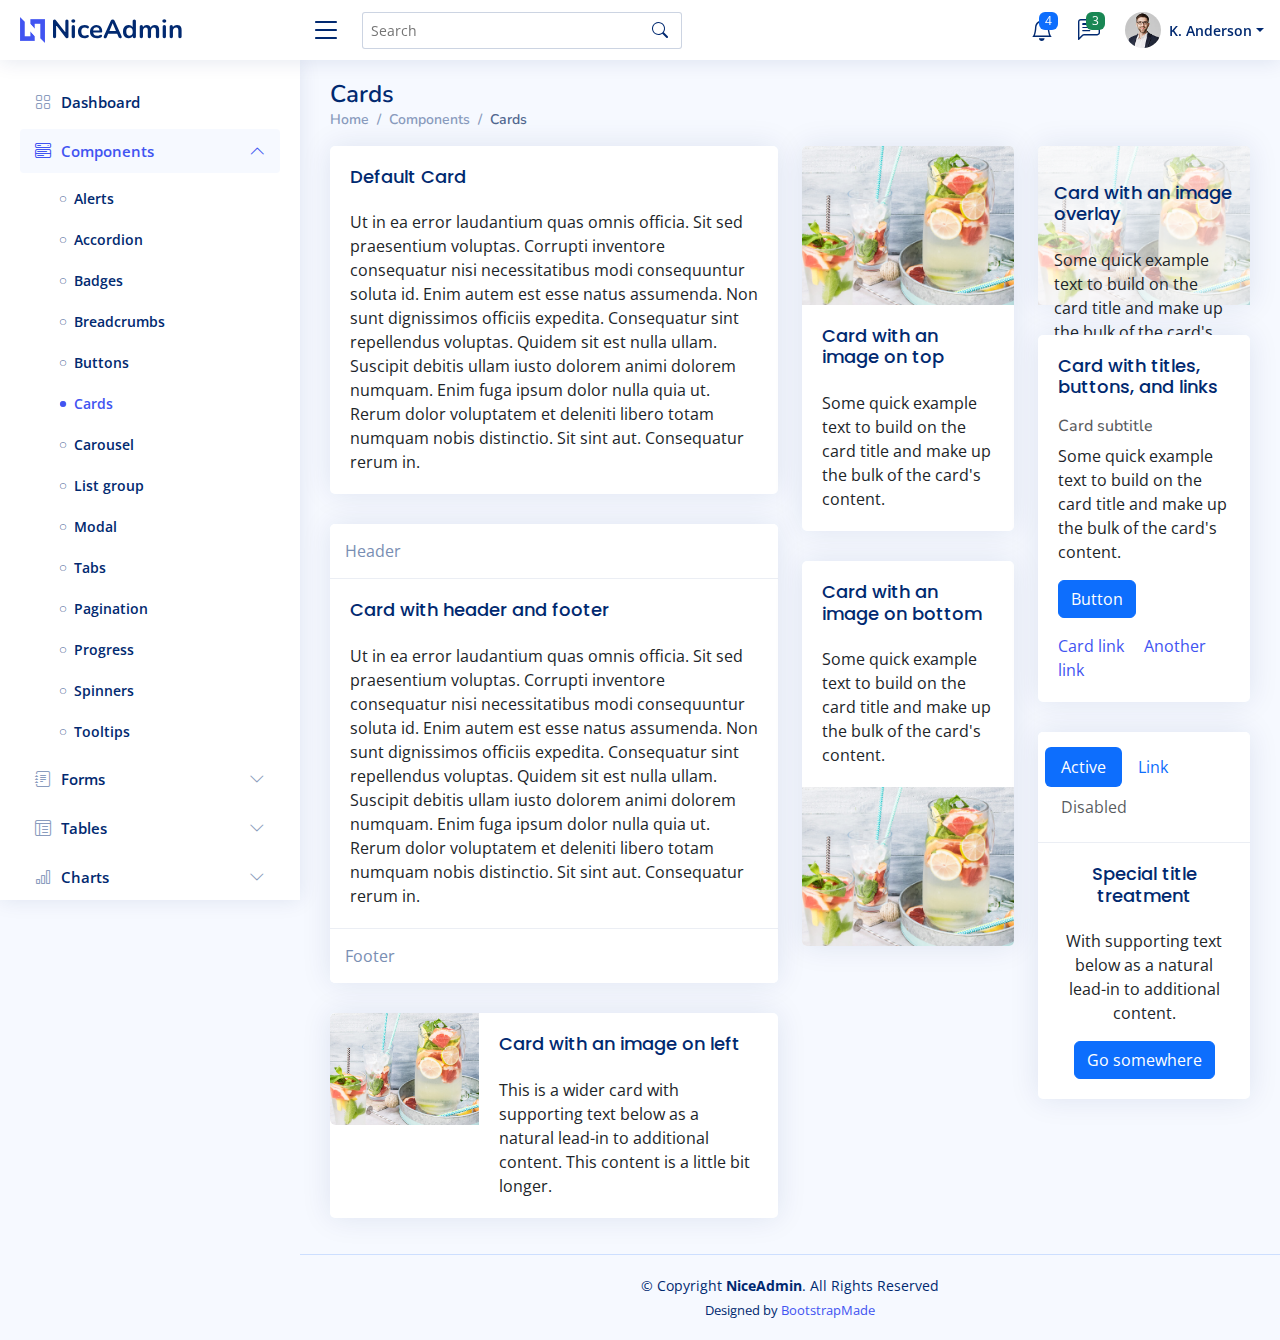
<file: components-cards.html>
<!DOCTYPE html>
<html lang="en">

<head>
  <meta charset="utf-8">
  <meta content="width=device-width, initial-scale=1.0" name="viewport">

  <title>Components / Cards - NiceAdmin Bootstrap Template</title>
  <meta content="" name="description">
  <meta content="" name="keywords">

  <!-- Favicons -->
  <link href="assets/img/favicon.png" rel="icon">
  <link href="assets/img/apple-touch-icon.png" rel="apple-touch-icon">

  <!-- Google Fonts -->
  <link href="https://fonts.gstatic.com" rel="preconnect">
  <link href="https://fonts.googleapis.com/css?family=Open+Sans:300,300i,400,400i,600,600i,700,700i|Nunito:300,300i,400,400i,600,600i,700,700i|Poppins:300,300i,400,400i,500,500i,600,600i,700,700i" rel="stylesheet">

  <!-- Vendor CSS Files -->
  <link href="assets/vendor/bootstrap/css/bootstrap.min.css" rel="stylesheet">
  <link href="assets/vendor/bootstrap-icons/bootstrap-icons.css" rel="stylesheet">
  <link href="assets/vendor/boxicons/css/boxicons.min.css" rel="stylesheet">
  <link href="assets/vendor/quill/quill.snow.css" rel="stylesheet">
  <link href="assets/vendor/quill/quill.bubble.css" rel="stylesheet">
  <link href="assets/vendor/remixicon/remixicon.css" rel="stylesheet">
  <link href="assets/vendor/simple-datatables/style.css" rel="stylesheet">

  <!-- Template Main CSS File -->
  <link href="assets/css/style.css" rel="stylesheet">

  <!-- =======================================================
  * Template Name: NiceAdmin
  * Template URL: https://bootstrapmade.com/nice-admin-bootstrap-admin-html-template/
  * Updated: Apr 20 2024 with Bootstrap v5.3.3
  * Author: BootstrapMade.com
  * License: https://bootstrapmade.com/license/
  ======================================================== -->
</head>

<body>

  <!-- ======= Header ======= -->
  <header id="header" class="header fixed-top d-flex align-items-center">

    <div class="d-flex align-items-center justify-content-between">
      <a href="index.html" class="logo d-flex align-items-center">
        <img src="assets/img/logo.png" alt="">
        <span class="d-none d-lg-block">NiceAdmin</span>
      </a>
      <i class="bi bi-list toggle-sidebar-btn"></i>
    </div><!-- End Logo -->

    <div class="search-bar">
      <form class="search-form d-flex align-items-center" method="POST" action="#">
        <input type="text" name="query" placeholder="Search" title="Enter search keyword">
        <button type="submit" title="Search"><i class="bi bi-search"></i></button>
      </form>
    </div><!-- End Search Bar -->

    <nav class="header-nav ms-auto">
      <ul class="d-flex align-items-center">

        <li class="nav-item d-block d-lg-none">
          <a class="nav-link nav-icon search-bar-toggle " href="#">
            <i class="bi bi-search"></i>
          </a>
        </li><!-- End Search Icon-->

        <li class="nav-item dropdown">

          <a class="nav-link nav-icon" href="#" data-bs-toggle="dropdown">
            <i class="bi bi-bell"></i>
            <span class="badge bg-primary badge-number">4</span>
          </a><!-- End Notification Icon -->

          <ul class="dropdown-menu dropdown-menu-end dropdown-menu-arrow notifications">
            <li class="dropdown-header">
              You have 4 new notifications
              <a href="#"><span class="badge rounded-pill bg-primary p-2 ms-2">View all</span></a>
            </li>
            <li>
              <hr class="dropdown-divider">
            </li>

            <li class="notification-item">
              <i class="bi bi-exclamation-circle text-warning"></i>
              <div>
                <h4>Lorem Ipsum</h4>
                <p>Quae dolorem earum veritatis oditseno</p>
                <p>30 min. ago</p>
              </div>
            </li>

            <li>
              <hr class="dropdown-divider">
            </li>

            <li class="notification-item">
              <i class="bi bi-x-circle text-danger"></i>
              <div>
                <h4>Atque rerum nesciunt</h4>
                <p>Quae dolorem earum veritatis oditseno</p>
                <p>1 hr. ago</p>
              </div>
            </li>

            <li>
              <hr class="dropdown-divider">
            </li>

            <li class="notification-item">
              <i class="bi bi-check-circle text-success"></i>
              <div>
                <h4>Sit rerum fuga</h4>
                <p>Quae dolorem earum veritatis oditseno</p>
                <p>2 hrs. ago</p>
              </div>
            </li>

            <li>
              <hr class="dropdown-divider">
            </li>

            <li class="notification-item">
              <i class="bi bi-info-circle text-primary"></i>
              <div>
                <h4>Dicta reprehenderit</h4>
                <p>Quae dolorem earum veritatis oditseno</p>
                <p>4 hrs. ago</p>
              </div>
            </li>

            <li>
              <hr class="dropdown-divider">
            </li>
            <li class="dropdown-footer">
              <a href="#">Show all notifications</a>
            </li>

          </ul><!-- End Notification Dropdown Items -->

        </li><!-- End Notification Nav -->

        <li class="nav-item dropdown">

          <a class="nav-link nav-icon" href="#" data-bs-toggle="dropdown">
            <i class="bi bi-chat-left-text"></i>
            <span class="badge bg-success badge-number">3</span>
          </a><!-- End Messages Icon -->

          <ul class="dropdown-menu dropdown-menu-end dropdown-menu-arrow messages">
            <li class="dropdown-header">
              You have 3 new messages
              <a href="#"><span class="badge rounded-pill bg-primary p-2 ms-2">View all</span></a>
            </li>
            <li>
              <hr class="dropdown-divider">
            </li>

            <li class="message-item">
              <a href="#">
                <img src="assets/img/messages-1.jpg" alt="" class="rounded-circle">
                <div>
                  <h4>Maria Hudson</h4>
                  <p>Velit asperiores et ducimus soluta repudiandae labore officia est ut...</p>
                  <p>4 hrs. ago</p>
                </div>
              </a>
            </li>
            <li>
              <hr class="dropdown-divider">
            </li>

            <li class="message-item">
              <a href="#">
                <img src="assets/img/messages-2.jpg" alt="" class="rounded-circle">
                <div>
                  <h4>Anna Nelson</h4>
                  <p>Velit asperiores et ducimus soluta repudiandae labore officia est ut...</p>
                  <p>6 hrs. ago</p>
                </div>
              </a>
            </li>
            <li>
              <hr class="dropdown-divider">
            </li>

            <li class="message-item">
              <a href="#">
                <img src="assets/img/messages-3.jpg" alt="" class="rounded-circle">
                <div>
                  <h4>David Muldon</h4>
                  <p>Velit asperiores et ducimus soluta repudiandae labore officia est ut...</p>
                  <p>8 hrs. ago</p>
                </div>
              </a>
            </li>
            <li>
              <hr class="dropdown-divider">
            </li>

            <li class="dropdown-footer">
              <a href="#">Show all messages</a>
            </li>

          </ul><!-- End Messages Dropdown Items -->

        </li><!-- End Messages Nav -->

        <li class="nav-item dropdown pe-3">

          <a class="nav-link nav-profile d-flex align-items-center pe-0" href="#" data-bs-toggle="dropdown">
            <img src="assets/img/profile-img.jpg" alt="Profile" class="rounded-circle">
            <span class="d-none d-md-block dropdown-toggle ps-2">K. Anderson</span>
          </a><!-- End Profile Iamge Icon -->

          <ul class="dropdown-menu dropdown-menu-end dropdown-menu-arrow profile">
            <li class="dropdown-header">
              <h6>Kevin Anderson</h6>
              <span>Web Designer</span>
            </li>
            <li>
              <hr class="dropdown-divider">
            </li>

            <li>
              <a class="dropdown-item d-flex align-items-center" href="users-profile.html">
                <i class="bi bi-person"></i>
                <span>My Profile</span>
              </a>
            </li>
            <li>
              <hr class="dropdown-divider">
            </li>

            <li>
              <a class="dropdown-item d-flex align-items-center" href="users-profile.html">
                <i class="bi bi-gear"></i>
                <span>Account Settings</span>
              </a>
            </li>
            <li>
              <hr class="dropdown-divider">
            </li>

            <li>
              <a class="dropdown-item d-flex align-items-center" href="pages-faq.html">
                <i class="bi bi-question-circle"></i>
                <span>Need Help?</span>
              </a>
            </li>
            <li>
              <hr class="dropdown-divider">
            </li>

            <li>
              <a class="dropdown-item d-flex align-items-center" href="#">
                <i class="bi bi-box-arrow-right"></i>
                <span>Sign Out</span>
              </a>
            </li>

          </ul><!-- End Profile Dropdown Items -->
        </li><!-- End Profile Nav -->

      </ul>
    </nav><!-- End Icons Navigation -->

  </header><!-- End Header -->

  <!-- ======= Sidebar ======= -->
  <aside id="sidebar" class="sidebar">

    <ul class="sidebar-nav" id="sidebar-nav">

      <li class="nav-item">
        <a class="nav-link collapsed" href="index.html">
          <i class="bi bi-grid"></i>
          <span>Dashboard</span>
        </a>
      </li><!-- End Dashboard Nav -->

      <li class="nav-item">
        <a class="nav-link " data-bs-target="#components-nav" data-bs-toggle="collapse" href="#">
          <i class="bi bi-menu-button-wide"></i><span>Components</span><i class="bi bi-chevron-down ms-auto"></i>
        </a>
        <ul id="components-nav" class="nav-content collapse show" data-bs-parent="#sidebar-nav">
          <li>
            <a href="components-alerts.html">
              <i class="bi bi-circle"></i><span>Alerts</span>
            </a>
          </li>
          <li>
            <a href="components-accordion.html">
              <i class="bi bi-circle"></i><span>Accordion</span>
            </a>
          </li>
          <li>
            <a href="components-badges.html">
              <i class="bi bi-circle"></i><span>Badges</span>
            </a>
          </li>
          <li>
            <a href="components-breadcrumbs.html">
              <i class="bi bi-circle"></i><span>Breadcrumbs</span>
            </a>
          </li>
          <li>
            <a href="components-buttons.html">
              <i class="bi bi-circle"></i><span>Buttons</span>
            </a>
          </li>
          <li>
            <a href="components-cards.html" class="active">
              <i class="bi bi-circle"></i><span>Cards</span>
            </a>
          </li>
          <li>
            <a href="components-carousel.html">
              <i class="bi bi-circle"></i><span>Carousel</span>
            </a>
          </li>
          <li>
            <a href="components-list-group.html">
              <i class="bi bi-circle"></i><span>List group</span>
            </a>
          </li>
          <li>
            <a href="components-modal.html">
              <i class="bi bi-circle"></i><span>Modal</span>
            </a>
          </li>
          <li>
            <a href="components-tabs.html">
              <i class="bi bi-circle"></i><span>Tabs</span>
            </a>
          </li>
          <li>
            <a href="components-pagination.html">
              <i class="bi bi-circle"></i><span>Pagination</span>
            </a>
          </li>
          <li>
            <a href="components-progress.html">
              <i class="bi bi-circle"></i><span>Progress</span>
            </a>
          </li>
          <li>
            <a href="components-spinners.html">
              <i class="bi bi-circle"></i><span>Spinners</span>
            </a>
          </li>
          <li>
            <a href="components-tooltips.html">
              <i class="bi bi-circle"></i><span>Tooltips</span>
            </a>
          </li>
        </ul>
      </li><!-- End Components Nav -->

      <li class="nav-item">
        <a class="nav-link collapsed" data-bs-target="#forms-nav" data-bs-toggle="collapse" href="#">
          <i class="bi bi-journal-text"></i><span>Forms</span><i class="bi bi-chevron-down ms-auto"></i>
        </a>
        <ul id="forms-nav" class="nav-content collapse " data-bs-parent="#sidebar-nav">
          <li>
            <a href="forms-elements.html">
              <i class="bi bi-circle"></i><span>Form Elements</span>
            </a>
          </li>
          <li>
            <a href="forms-layouts.html">
              <i class="bi bi-circle"></i><span>Form Layouts</span>
            </a>
          </li>
          <li>
            <a href="forms-editors.html">
              <i class="bi bi-circle"></i><span>Form Editors</span>
            </a>
          </li>
          <li>
            <a href="forms-validation.html">
              <i class="bi bi-circle"></i><span>Form Validation</span>
            </a>
          </li>
        </ul>
      </li><!-- End Forms Nav -->

      <li class="nav-item">
        <a class="nav-link collapsed" data-bs-target="#tables-nav" data-bs-toggle="collapse" href="#">
          <i class="bi bi-layout-text-window-reverse"></i><span>Tables</span><i class="bi bi-chevron-down ms-auto"></i>
        </a>
        <ul id="tables-nav" class="nav-content collapse " data-bs-parent="#sidebar-nav">
          <li>
            <a href="tables-general.html">
              <i class="bi bi-circle"></i><span>General Tables</span>
            </a>
          </li>
          <li>
            <a href="tables-data.html">
              <i class="bi bi-circle"></i><span>Data Tables</span>
            </a>
          </li>
        </ul>
      </li><!-- End Tables Nav -->

      <li class="nav-item">
        <a class="nav-link collapsed" data-bs-target="#charts-nav" data-bs-toggle="collapse" href="#">
          <i class="bi bi-bar-chart"></i><span>Charts</span><i class="bi bi-chevron-down ms-auto"></i>
        </a>
        <ul id="charts-nav" class="nav-content collapse " data-bs-parent="#sidebar-nav">
          <li>
            <a href="charts-chartjs.html">
              <i class="bi bi-circle"></i><span>Chart.js</span>
            </a>
          </li>
          <li>
            <a href="charts-apexcharts.html">
              <i class="bi bi-circle"></i><span>ApexCharts</span>
            </a>
          </li>
          <li>
            <a href="charts-echarts.html">
              <i class="bi bi-circle"></i><span>ECharts</span>
            </a>
          </li>
        </ul>
      </li><!-- End Charts Nav -->

      <li class="nav-item">
        <a class="nav-link collapsed" data-bs-target="#icons-nav" data-bs-toggle="collapse" href="#">
          <i class="bi bi-gem"></i><span>Icons</span><i class="bi bi-chevron-down ms-auto"></i>
        </a>
        <ul id="icons-nav" class="nav-content collapse " data-bs-parent="#sidebar-nav">
          <li>
            <a href="icons-bootstrap.html">
              <i class="bi bi-circle"></i><span>Bootstrap Icons</span>
            </a>
          </li>
          <li>
            <a href="icons-remix.html">
              <i class="bi bi-circle"></i><span>Remix Icons</span>
            </a>
          </li>
          <li>
            <a href="icons-boxicons.html">
              <i class="bi bi-circle"></i><span>Boxicons</span>
            </a>
          </li>
        </ul>
      </li><!-- End Icons Nav -->

      <li class="nav-heading">Pages</li>

      <li class="nav-item">
        <a class="nav-link collapsed" href="users-profile.html">
          <i class="bi bi-person"></i>
          <span>Profile</span>
        </a>
      </li><!-- End Profile Page Nav -->

      <li class="nav-item">
        <a class="nav-link collapsed" href="pages-faq.html">
          <i class="bi bi-question-circle"></i>
          <span>F.A.Q</span>
        </a>
      </li><!-- End F.A.Q Page Nav -->

      <li class="nav-item">
        <a class="nav-link collapsed" href="pages-contact.html">
          <i class="bi bi-envelope"></i>
          <span>Contact</span>
        </a>
      </li><!-- End Contact Page Nav -->

      <li class="nav-item">
        <a class="nav-link collapsed" href="pages-register.html">
          <i class="bi bi-card-list"></i>
          <span>Register</span>
        </a>
      </li><!-- End Register Page Nav -->

      <li class="nav-item">
        <a class="nav-link collapsed" href="pages-login.html">
          <i class="bi bi-box-arrow-in-right"></i>
          <span>Login</span>
        </a>
      </li><!-- End Login Page Nav -->

      <li class="nav-item">
        <a class="nav-link collapsed" href="pages-error-404.html">
          <i class="bi bi-dash-circle"></i>
          <span>Error 404</span>
        </a>
      </li><!-- End Error 404 Page Nav -->

      <li class="nav-item">
        <a class="nav-link collapsed" href="pages-blank.html">
          <i class="bi bi-file-earmark"></i>
          <span>Blank</span>
        </a>
      </li><!-- End Blank Page Nav -->

    </ul>

  </aside><!-- End Sidebar-->

  <main id="main" class="main">

    <div class="pagetitle">
      <h1>Cards</h1>
      <nav>
        <ol class="breadcrumb">
          <li class="breadcrumb-item"><a href="index.html">Home</a></li>
          <li class="breadcrumb-item">Components</li>
          <li class="breadcrumb-item active">Cards</li>
        </ol>
      </nav>
    </div><!-- End Page Title -->

    <section class="section">
      <div class="row align-items-top">
        <div class="col-lg-6">

          <!-- Default Card -->
          <div class="card">
            <div class="card-body">
              <h5 class="card-title">Default Card</h5>
              Ut in ea error laudantium quas omnis officia. Sit sed praesentium voluptas. Corrupti inventore consequatur nisi necessitatibus modi consequuntur soluta id. Enim autem est esse natus assumenda. Non sunt dignissimos officiis expedita. Consequatur sint repellendus voluptas.
              Quidem sit est nulla ullam. Suscipit debitis ullam iusto dolorem animi dolorem numquam. Enim fuga ipsum dolor nulla quia ut.
              Rerum dolor voluptatem et deleniti libero totam numquam nobis distinctio. Sit sint aut. Consequatur rerum in.
            </div>
          </div><!-- End Default Card -->

          <!-- Card with header and footer -->
          <div class="card">
            <div class="card-header">Header</div>
            <div class="card-body">
              <h5 class="card-title">Card with header and footer</h5>
              Ut in ea error laudantium quas omnis officia. Sit sed praesentium voluptas. Corrupti inventore consequatur nisi necessitatibus modi consequuntur soluta id. Enim autem est esse natus assumenda. Non sunt dignissimos officiis expedita. Consequatur sint repellendus voluptas.
              Quidem sit est nulla ullam. Suscipit debitis ullam iusto dolorem animi dolorem numquam. Enim fuga ipsum dolor nulla quia ut.
              Rerum dolor voluptatem et deleniti libero totam numquam nobis distinctio. Sit sint aut. Consequatur rerum in.
            </div>
            <div class="card-footer">
              Footer
            </div>
          </div><!-- End Card with header and footer -->

          <!-- Card with an image on left -->
          <div class="card mb-3">
            <div class="row g-0">
              <div class="col-md-4">
                <img src="assets/img/card.jpg" class="img-fluid rounded-start" alt="...">
              </div>
              <div class="col-md-8">
                <div class="card-body">
                  <h5 class="card-title">Card with an image on left</h5>
                  <p class="card-text">This is a wider card with supporting text below as a natural lead-in to additional content. This content is a little bit longer.</p>
                </div>
              </div>
            </div>
          </div><!-- End Card with an image on left -->

        </div>

        <div class="col-lg-3">

          <!-- Card with an image on top -->
          <div class="card">
            <img src="assets/img/card.jpg" class="card-img-top" alt="...">
            <div class="card-body">
              <h5 class="card-title">Card with an image on top</h5>
              <p class="card-text">Some quick example text to build on the card title and make up the bulk of the card's content.</p>
            </div>
          </div><!-- End Card with an image on top -->

          <!-- Card with an image on bottom -->
          <div class="card">
            <div class="card-body">
              <h5 class="card-title">Card with an image on bottom</h5>
              <p class="card-text">Some quick example text to build on the card title and make up the bulk of the card's content.</p>
            </div>
            <img src="assets/img/card.jpg" class="card-img-bottom" alt="...">
          </div><!-- End Card with an image on bottom -->

        </div>

        <div class="col-lg-3">

          <!-- Card with an image overlay -->
          <div class="card">
            <img src="assets/img/card.jpg" class="card-img-top" alt="...">
            <div class="card-img-overlay">
              <h5 class="card-title">Card with an image overlay</h5>
              <p class="card-text">Some quick example text to build on the card title and make up the bulk of the card's content.</p>
            </div>
          </div><!-- End Card with an image overlay -->

          <!-- Card with titles, buttons, and links -->
          <div class="card">
            <div class="card-body">
              <h5 class="card-title">Card with titles, buttons, and links</h5>
              <h6 class="card-subtitle mb-2 text-muted">Card subtitle</h6>
              <p class="card-text">Some quick example text to build on the card title and make up the bulk of the card's content.</p>
              <p class="card-text"><a href="#" class="btn btn-primary">Button</a></p>
              <a href="#" class="card-link">Card link</a>
              <a href="#" class="card-link">Another link</a>
            </div>
          </div><!-- End Card with titles, buttons, and links -->

          <!-- Special title treatmen -->
          <div class="card text-center">
            <div class="card-header">
              <ul class="nav nav-pills card-header-pills">
                <li class="nav-item">
                  <a class="nav-link active" href="#">Active</a>
                </li>
                <li class="nav-item">
                  <a class="nav-link" href="#">Link</a>
                </li>
                <li class="nav-item">
                  <a class="nav-link disabled" href="#" tabindex="-1" aria-disabled="true">Disabled</a>
                </li>
              </ul>
            </div>
            <div class="card-body">
              <h5 class="card-title">Special title treatment</h5>
              <p class="card-text">With supporting text below as a natural lead-in to additional content.</p>
              <a href="#" class="btn btn-primary">Go somewhere</a>
            </div>
          </div><!-- End Special title treatmen -->

        </div>

      </div>
    </section>

  </main><!-- End #main -->

  <!-- ======= Footer ======= -->
  <footer id="footer" class="footer">
    <div class="copyright">
      &copy; Copyright <strong><span>NiceAdmin</span></strong>. All Rights Reserved
    </div>
    <div class="credits">
      <!-- All the links in the footer should remain intact. -->
      <!-- You can delete the links only if you purchased the pro version. -->
      <!-- Licensing information: https://bootstrapmade.com/license/ -->
      <!-- Purchase the pro version with working PHP/AJAX contact form: https://bootstrapmade.com/nice-admin-bootstrap-admin-html-template/ -->
      Designed by <a href="https://bootstrapmade.com/">BootstrapMade</a>
    </div>
  </footer><!-- End Footer -->

  <a href="#" class="back-to-top d-flex align-items-center justify-content-center"><i class="bi bi-arrow-up-short"></i></a>

  <!-- Vendor JS Files -->
  <script src="assets/vendor/apexcharts/apexcharts.min.js"></script>
  <script src="assets/vendor/bootstrap/js/bootstrap.bundle.min.js"></script>
  <script src="assets/vendor/chart.js/chart.umd.js"></script>
  <script src="assets/vendor/echarts/echarts.min.js"></script>
  <script src="assets/vendor/quill/quill.js"></script>
  <script src="assets/vendor/simple-datatables/simple-datatables.js"></script>
  <script src="assets/vendor/tinymce/tinymce.min.js"></script>
  <script src="assets/vendor/php-email-form/validate.js"></script>

  <!-- Template Main JS File -->
  <script src="assets/js/main.js"></script>

</body>

</html>
</file>
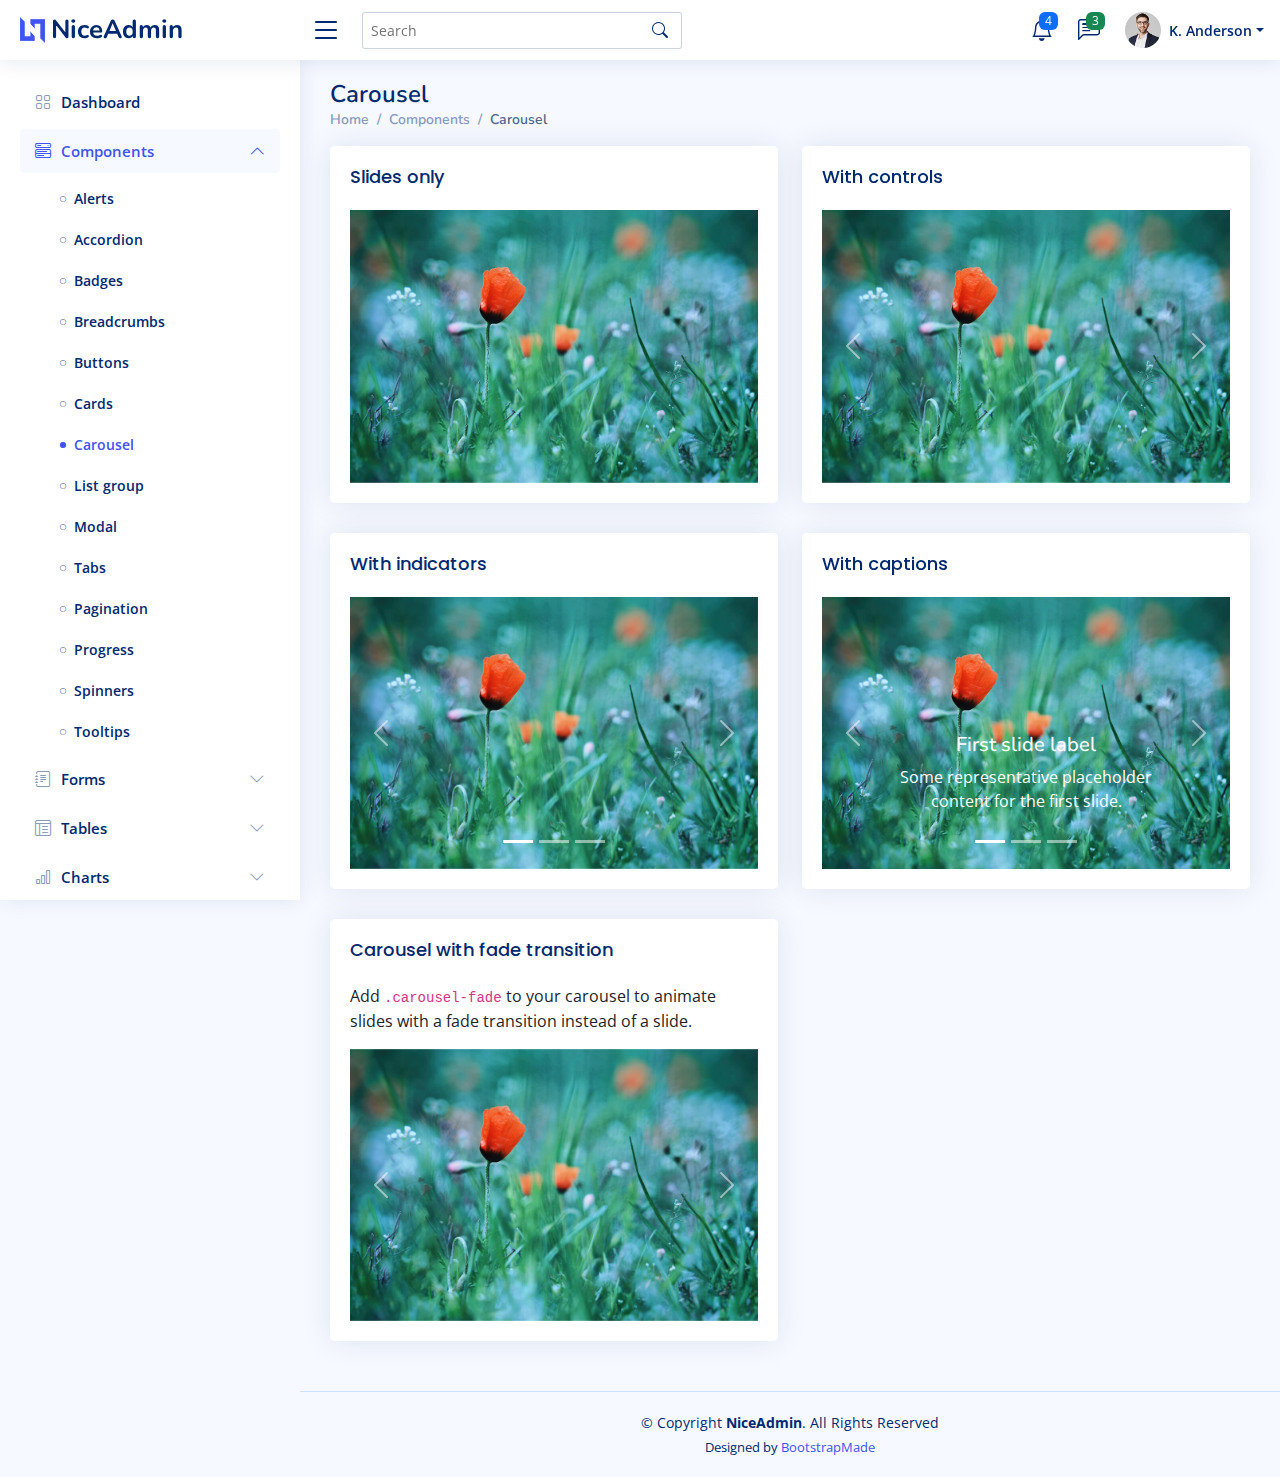
<file: components-carousel.html>
<!DOCTYPE html>
<html lang="en">

<head>
  <meta charset="utf-8">
  <meta content="width=device-width, initial-scale=1.0" name="viewport">

  <title>Components / Carousel - NiceAdmin Bootstrap Template</title>
  <meta content="" name="description">
  <meta content="" name="keywords">

  <!-- Favicons -->
  <link href="assets/img/favicon.png" rel="icon">
  <link href="assets/img/apple-touch-icon.png" rel="apple-touch-icon">

  <!-- Google Fonts -->
  <link href="https://fonts.gstatic.com" rel="preconnect">
  <link href="https://fonts.googleapis.com/css?family=Open+Sans:300,300i,400,400i,600,600i,700,700i|Nunito:300,300i,400,400i,600,600i,700,700i|Poppins:300,300i,400,400i,500,500i,600,600i,700,700i" rel="stylesheet">

  <!-- Vendor CSS Files -->
  <link href="assets/vendor/bootstrap/css/bootstrap.min.css" rel="stylesheet">
  <link href="assets/vendor/bootstrap-icons/bootstrap-icons.css" rel="stylesheet">
  <link href="assets/vendor/boxicons/css/boxicons.min.css" rel="stylesheet">
  <link href="assets/vendor/quill/quill.snow.css" rel="stylesheet">
  <link href="assets/vendor/quill/quill.bubble.css" rel="stylesheet">
  <link href="assets/vendor/remixicon/remixicon.css" rel="stylesheet">
  <link href="assets/vendor/simple-datatables/style.css" rel="stylesheet">

  <!-- Template Main CSS File -->
  <link href="assets/css/style.css" rel="stylesheet">

  <!-- =======================================================
  * Template Name: NiceAdmin
  * Template URL: https://bootstrapmade.com/nice-admin-bootstrap-admin-html-template/
  * Updated: Apr 20 2024 with Bootstrap v5.3.3
  * Author: BootstrapMade.com
  * License: https://bootstrapmade.com/license/
  ======================================================== -->
</head>

<body>

  <!-- ======= Header ======= -->
  <header id="header" class="header fixed-top d-flex align-items-center">

    <div class="d-flex align-items-center justify-content-between">
      <a href="index.html" class="logo d-flex align-items-center">
        <img src="assets/img/logo.png" alt="">
        <span class="d-none d-lg-block">NiceAdmin</span>
      </a>
      <i class="bi bi-list toggle-sidebar-btn"></i>
    </div><!-- End Logo -->

    <div class="search-bar">
      <form class="search-form d-flex align-items-center" method="POST" action="#">
        <input type="text" name="query" placeholder="Search" title="Enter search keyword">
        <button type="submit" title="Search"><i class="bi bi-search"></i></button>
      </form>
    </div><!-- End Search Bar -->

    <nav class="header-nav ms-auto">
      <ul class="d-flex align-items-center">

        <li class="nav-item d-block d-lg-none">
          <a class="nav-link nav-icon search-bar-toggle " href="#">
            <i class="bi bi-search"></i>
          </a>
        </li><!-- End Search Icon-->

        <li class="nav-item dropdown">

          <a class="nav-link nav-icon" href="#" data-bs-toggle="dropdown">
            <i class="bi bi-bell"></i>
            <span class="badge bg-primary badge-number">4</span>
          </a><!-- End Notification Icon -->

          <ul class="dropdown-menu dropdown-menu-end dropdown-menu-arrow notifications">
            <li class="dropdown-header">
              You have 4 new notifications
              <a href="#"><span class="badge rounded-pill bg-primary p-2 ms-2">View all</span></a>
            </li>
            <li>
              <hr class="dropdown-divider">
            </li>

            <li class="notification-item">
              <i class="bi bi-exclamation-circle text-warning"></i>
              <div>
                <h4>Lorem Ipsum</h4>
                <p>Quae dolorem earum veritatis oditseno</p>
                <p>30 min. ago</p>
              </div>
            </li>

            <li>
              <hr class="dropdown-divider">
            </li>

            <li class="notification-item">
              <i class="bi bi-x-circle text-danger"></i>
              <div>
                <h4>Atque rerum nesciunt</h4>
                <p>Quae dolorem earum veritatis oditseno</p>
                <p>1 hr. ago</p>
              </div>
            </li>

            <li>
              <hr class="dropdown-divider">
            </li>

            <li class="notification-item">
              <i class="bi bi-check-circle text-success"></i>
              <div>
                <h4>Sit rerum fuga</h4>
                <p>Quae dolorem earum veritatis oditseno</p>
                <p>2 hrs. ago</p>
              </div>
            </li>

            <li>
              <hr class="dropdown-divider">
            </li>

            <li class="notification-item">
              <i class="bi bi-info-circle text-primary"></i>
              <div>
                <h4>Dicta reprehenderit</h4>
                <p>Quae dolorem earum veritatis oditseno</p>
                <p>4 hrs. ago</p>
              </div>
            </li>

            <li>
              <hr class="dropdown-divider">
            </li>
            <li class="dropdown-footer">
              <a href="#">Show all notifications</a>
            </li>

          </ul><!-- End Notification Dropdown Items -->

        </li><!-- End Notification Nav -->

        <li class="nav-item dropdown">

          <a class="nav-link nav-icon" href="#" data-bs-toggle="dropdown">
            <i class="bi bi-chat-left-text"></i>
            <span class="badge bg-success badge-number">3</span>
          </a><!-- End Messages Icon -->

          <ul class="dropdown-menu dropdown-menu-end dropdown-menu-arrow messages">
            <li class="dropdown-header">
              You have 3 new messages
              <a href="#"><span class="badge rounded-pill bg-primary p-2 ms-2">View all</span></a>
            </li>
            <li>
              <hr class="dropdown-divider">
            </li>

            <li class="message-item">
              <a href="#">
                <img src="assets/img/messages-1.jpg" alt="" class="rounded-circle">
                <div>
                  <h4>Maria Hudson</h4>
                  <p>Velit asperiores et ducimus soluta repudiandae labore officia est ut...</p>
                  <p>4 hrs. ago</p>
                </div>
              </a>
            </li>
            <li>
              <hr class="dropdown-divider">
            </li>

            <li class="message-item">
              <a href="#">
                <img src="assets/img/messages-2.jpg" alt="" class="rounded-circle">
                <div>
                  <h4>Anna Nelson</h4>
                  <p>Velit asperiores et ducimus soluta repudiandae labore officia est ut...</p>
                  <p>6 hrs. ago</p>
                </div>
              </a>
            </li>
            <li>
              <hr class="dropdown-divider">
            </li>

            <li class="message-item">
              <a href="#">
                <img src="assets/img/messages-3.jpg" alt="" class="rounded-circle">
                <div>
                  <h4>David Muldon</h4>
                  <p>Velit asperiores et ducimus soluta repudiandae labore officia est ut...</p>
                  <p>8 hrs. ago</p>
                </div>
              </a>
            </li>
            <li>
              <hr class="dropdown-divider">
            </li>

            <li class="dropdown-footer">
              <a href="#">Show all messages</a>
            </li>

          </ul><!-- End Messages Dropdown Items -->

        </li><!-- End Messages Nav -->

        <li class="nav-item dropdown pe-3">

          <a class="nav-link nav-profile d-flex align-items-center pe-0" href="#" data-bs-toggle="dropdown">
            <img src="assets/img/profile-img.jpg" alt="Profile" class="rounded-circle">
            <span class="d-none d-md-block dropdown-toggle ps-2">K. Anderson</span>
          </a><!-- End Profile Iamge Icon -->

          <ul class="dropdown-menu dropdown-menu-end dropdown-menu-arrow profile">
            <li class="dropdown-header">
              <h6>Kevin Anderson</h6>
              <span>Web Designer</span>
            </li>
            <li>
              <hr class="dropdown-divider">
            </li>

            <li>
              <a class="dropdown-item d-flex align-items-center" href="users-profile.html">
                <i class="bi bi-person"></i>
                <span>My Profile</span>
              </a>
            </li>
            <li>
              <hr class="dropdown-divider">
            </li>

            <li>
              <a class="dropdown-item d-flex align-items-center" href="users-profile.html">
                <i class="bi bi-gear"></i>
                <span>Account Settings</span>
              </a>
            </li>
            <li>
              <hr class="dropdown-divider">
            </li>

            <li>
              <a class="dropdown-item d-flex align-items-center" href="pages-faq.html">
                <i class="bi bi-question-circle"></i>
                <span>Need Help?</span>
              </a>
            </li>
            <li>
              <hr class="dropdown-divider">
            </li>

            <li>
              <a class="dropdown-item d-flex align-items-center" href="#">
                <i class="bi bi-box-arrow-right"></i>
                <span>Sign Out</span>
              </a>
            </li>

          </ul><!-- End Profile Dropdown Items -->
        </li><!-- End Profile Nav -->

      </ul>
    </nav><!-- End Icons Navigation -->

  </header><!-- End Header -->

  <!-- ======= Sidebar ======= -->
  <aside id="sidebar" class="sidebar">

    <ul class="sidebar-nav" id="sidebar-nav">

      <li class="nav-item">
        <a class="nav-link collapsed" href="index.html">
          <i class="bi bi-grid"></i>
          <span>Dashboard</span>
        </a>
      </li><!-- End Dashboard Nav -->

      <li class="nav-item">
        <a class="nav-link " data-bs-target="#components-nav" data-bs-toggle="collapse" href="#">
          <i class="bi bi-menu-button-wide"></i><span>Components</span><i class="bi bi-chevron-down ms-auto"></i>
        </a>
        <ul id="components-nav" class="nav-content collapse show" data-bs-parent="#sidebar-nav">
          <li>
            <a href="components-alerts.html">
              <i class="bi bi-circle"></i><span>Alerts</span>
            </a>
          </li>
          <li>
            <a href="components-accordion.html">
              <i class="bi bi-circle"></i><span>Accordion</span>
            </a>
          </li>
          <li>
            <a href="components-badges.html">
              <i class="bi bi-circle"></i><span>Badges</span>
            </a>
          </li>
          <li>
            <a href="components-breadcrumbs.html">
              <i class="bi bi-circle"></i><span>Breadcrumbs</span>
            </a>
          </li>
          <li>
            <a href="components-buttons.html">
              <i class="bi bi-circle"></i><span>Buttons</span>
            </a>
          </li>
          <li>
            <a href="components-cards.html">
              <i class="bi bi-circle"></i><span>Cards</span>
            </a>
          </li>
          <li>
            <a href="components-carousel.html" class="active">
              <i class="bi bi-circle"></i><span>Carousel</span>
            </a>
          </li>
          <li>
            <a href="components-list-group.html">
              <i class="bi bi-circle"></i><span>List group</span>
            </a>
          </li>
          <li>
            <a href="components-modal.html">
              <i class="bi bi-circle"></i><span>Modal</span>
            </a>
          </li>
          <li>
            <a href="components-tabs.html">
              <i class="bi bi-circle"></i><span>Tabs</span>
            </a>
          </li>
          <li>
            <a href="components-pagination.html">
              <i class="bi bi-circle"></i><span>Pagination</span>
            </a>
          </li>
          <li>
            <a href="components-progress.html">
              <i class="bi bi-circle"></i><span>Progress</span>
            </a>
          </li>
          <li>
            <a href="components-spinners.html">
              <i class="bi bi-circle"></i><span>Spinners</span>
            </a>
          </li>
          <li>
            <a href="components-tooltips.html">
              <i class="bi bi-circle"></i><span>Tooltips</span>
            </a>
          </li>
        </ul>
      </li><!-- End Components Nav -->

      <li class="nav-item">
        <a class="nav-link collapsed" data-bs-target="#forms-nav" data-bs-toggle="collapse" href="#">
          <i class="bi bi-journal-text"></i><span>Forms</span><i class="bi bi-chevron-down ms-auto"></i>
        </a>
        <ul id="forms-nav" class="nav-content collapse " data-bs-parent="#sidebar-nav">
          <li>
            <a href="forms-elements.html">
              <i class="bi bi-circle"></i><span>Form Elements</span>
            </a>
          </li>
          <li>
            <a href="forms-layouts.html">
              <i class="bi bi-circle"></i><span>Form Layouts</span>
            </a>
          </li>
          <li>
            <a href="forms-editors.html">
              <i class="bi bi-circle"></i><span>Form Editors</span>
            </a>
          </li>
          <li>
            <a href="forms-validation.html">
              <i class="bi bi-circle"></i><span>Form Validation</span>
            </a>
          </li>
        </ul>
      </li><!-- End Forms Nav -->

      <li class="nav-item">
        <a class="nav-link collapsed" data-bs-target="#tables-nav" data-bs-toggle="collapse" href="#">
          <i class="bi bi-layout-text-window-reverse"></i><span>Tables</span><i class="bi bi-chevron-down ms-auto"></i>
        </a>
        <ul id="tables-nav" class="nav-content collapse " data-bs-parent="#sidebar-nav">
          <li>
            <a href="tables-general.html">
              <i class="bi bi-circle"></i><span>General Tables</span>
            </a>
          </li>
          <li>
            <a href="tables-data.html">
              <i class="bi bi-circle"></i><span>Data Tables</span>
            </a>
          </li>
        </ul>
      </li><!-- End Tables Nav -->

      <li class="nav-item">
        <a class="nav-link collapsed" data-bs-target="#charts-nav" data-bs-toggle="collapse" href="#">
          <i class="bi bi-bar-chart"></i><span>Charts</span><i class="bi bi-chevron-down ms-auto"></i>
        </a>
        <ul id="charts-nav" class="nav-content collapse " data-bs-parent="#sidebar-nav">
          <li>
            <a href="charts-chartjs.html">
              <i class="bi bi-circle"></i><span>Chart.js</span>
            </a>
          </li>
          <li>
            <a href="charts-apexcharts.html">
              <i class="bi bi-circle"></i><span>ApexCharts</span>
            </a>
          </li>
          <li>
            <a href="charts-echarts.html">
              <i class="bi bi-circle"></i><span>ECharts</span>
            </a>
          </li>
        </ul>
      </li><!-- End Charts Nav -->

      <li class="nav-item">
        <a class="nav-link collapsed" data-bs-target="#icons-nav" data-bs-toggle="collapse" href="#">
          <i class="bi bi-gem"></i><span>Icons</span><i class="bi bi-chevron-down ms-auto"></i>
        </a>
        <ul id="icons-nav" class="nav-content collapse " data-bs-parent="#sidebar-nav">
          <li>
            <a href="icons-bootstrap.html">
              <i class="bi bi-circle"></i><span>Bootstrap Icons</span>
            </a>
          </li>
          <li>
            <a href="icons-remix.html">
              <i class="bi bi-circle"></i><span>Remix Icons</span>
            </a>
          </li>
          <li>
            <a href="icons-boxicons.html">
              <i class="bi bi-circle"></i><span>Boxicons</span>
            </a>
          </li>
        </ul>
      </li><!-- End Icons Nav -->

      <li class="nav-heading">Pages</li>

      <li class="nav-item">
        <a class="nav-link collapsed" href="users-profile.html">
          <i class="bi bi-person"></i>
          <span>Profile</span>
        </a>
      </li><!-- End Profile Page Nav -->

      <li class="nav-item">
        <a class="nav-link collapsed" href="pages-faq.html">
          <i class="bi bi-question-circle"></i>
          <span>F.A.Q</span>
        </a>
      </li><!-- End F.A.Q Page Nav -->

      <li class="nav-item">
        <a class="nav-link collapsed" href="pages-contact.html">
          <i class="bi bi-envelope"></i>
          <span>Contact</span>
        </a>
      </li><!-- End Contact Page Nav -->

      <li class="nav-item">
        <a class="nav-link collapsed" href="pages-register.html">
          <i class="bi bi-card-list"></i>
          <span>Register</span>
        </a>
      </li><!-- End Register Page Nav -->

      <li class="nav-item">
        <a class="nav-link collapsed" href="pages-login.html">
          <i class="bi bi-box-arrow-in-right"></i>
          <span>Login</span>
        </a>
      </li><!-- End Login Page Nav -->

      <li class="nav-item">
        <a class="nav-link collapsed" href="pages-error-404.html">
          <i class="bi bi-dash-circle"></i>
          <span>Error 404</span>
        </a>
      </li><!-- End Error 404 Page Nav -->

      <li class="nav-item">
        <a class="nav-link collapsed" href="pages-blank.html">
          <i class="bi bi-file-earmark"></i>
          <span>Blank</span>
        </a>
      </li><!-- End Blank Page Nav -->

    </ul>

  </aside><!-- End Sidebar-->

  <main id="main" class="main">

    <div class="pagetitle">
      <h1>Carousel</h1>
      <nav>
        <ol class="breadcrumb">
          <li class="breadcrumb-item"><a href="index.html">Home</a></li>
          <li class="breadcrumb-item">Components</li>
          <li class="breadcrumb-item active">Carousel</li>
        </ol>
      </nav>
    </div><!-- End Page Title -->

    <section class="section">
      <div class="row">
        <div class="col-lg-6">

          <div class="card">
            <div class="card-body">
              <h5 class="card-title">Slides only</h5>

              <!-- Slides only carousel -->
              <div id="carouselExampleSlidesOnly" class="carousel slide" data-bs-ride="carousel">
                <div class="carousel-inner">
                  <div class="carousel-item active">
                    <img src="assets/img/slides-1.jpg" class="d-block w-100" alt="...">
                  </div>
                  <div class="carousel-item">
                    <img src="assets/img/slides-2.jpg" class="d-block w-100" alt="...">
                  </div>
                  <div class="carousel-item">
                    <img src="assets/img/slides-3.jpg" class="d-block w-100" alt="...">
                  </div>
                </div>
              </div><!-- End Slides only carousel-->

            </div>
          </div>

          <div class="card">
            <div class="card-body">
              <h5 class="card-title">With indicators</h5>

              <!-- Slides with indicators -->
              <div id="carouselExampleIndicators" class="carousel slide" data-bs-ride="carousel">
                <div class="carousel-indicators">
                  <button type="button" data-bs-target="#carouselExampleIndicators" data-bs-slide-to="0" class="active" aria-current="true" aria-label="Slide 1"></button>
                  <button type="button" data-bs-target="#carouselExampleIndicators" data-bs-slide-to="1" aria-label="Slide 2"></button>
                  <button type="button" data-bs-target="#carouselExampleIndicators" data-bs-slide-to="2" aria-label="Slide 3"></button>
                </div>
                <div class="carousel-inner">
                  <div class="carousel-item active">
                    <img src="assets/img/slides-1.jpg" class="d-block w-100" alt="...">
                  </div>
                  <div class="carousel-item">
                    <img src="assets/img/slides-2.jpg" class="d-block w-100" alt="...">
                  </div>
                  <div class="carousel-item">
                    <img src="assets/img/slides-3.jpg" class="d-block w-100" alt="...">
                  </div>
                </div>

                <button class="carousel-control-prev" type="button" data-bs-target="#carouselExampleIndicators" data-bs-slide="prev">
                  <span class="carousel-control-prev-icon" aria-hidden="true"></span>
                  <span class="visually-hidden">Previous</span>
                </button>
                <button class="carousel-control-next" type="button" data-bs-target="#carouselExampleIndicators" data-bs-slide="next">
                  <span class="carousel-control-next-icon" aria-hidden="true"></span>
                  <span class="visually-hidden">Next</span>
                </button>

              </div><!-- End Slides with indicators -->

            </div>
          </div>

          <div class="card">
            <div class="card-body">
              <h5 class="card-title">Carousel with fade transition</h5>
              <p>Add <code>.carousel-fade</code> to your carousel to animate slides with a fade transition instead of a slide.</p>

              <!-- Slides with fade transition -->
              <div id="carouselExampleFade" class="carousel slide carousel-fade" data-bs-ride="carousel">
                <div class="carousel-inner">
                  <div class="carousel-item active">
                    <img src="assets/img/slides-1.jpg" class="d-block w-100" alt="...">
                  </div>
                  <div class="carousel-item">
                    <img src="assets/img/slides-2.jpg" class="d-block w-100" alt="...">
                  </div>
                  <div class="carousel-item">
                    <img src="assets/img/slides-3.jpg" class="d-block w-100" alt="...">
                  </div>
                </div>

                <button class="carousel-control-prev" type="button" data-bs-target="#carouselExampleFade" data-bs-slide="prev">
                  <span class="carousel-control-prev-icon" aria-hidden="true"></span>
                  <span class="visually-hidden">Previous</span>
                </button>
                <button class="carousel-control-next" type="button" data-bs-target="#carouselExampleFade" data-bs-slide="next">
                  <span class="carousel-control-next-icon" aria-hidden="true"></span>
                  <span class="visually-hidden">Next</span>
                </button>

              </div><!-- End Slides with fade transition -->

            </div>
          </div>

        </div>

        <div class="col-lg-6">

          <div class="card">
            <div class="card-body">
              <h5 class="card-title">With controls</h5>

              <!-- Slides with controls -->
              <div id="carouselExampleControls" class="carousel slide" data-bs-ride="carousel">
                <div class="carousel-inner">
                  <div class="carousel-item active">
                    <img src="assets/img/slides-1.jpg" class="d-block w-100" alt="...">
                  </div>
                  <div class="carousel-item">
                    <img src="assets/img/slides-2.jpg" class="d-block w-100" alt="...">
                  </div>
                  <div class="carousel-item">
                    <img src="assets/img/slides-3.jpg" class="d-block w-100" alt="...">
                  </div>
                </div>

                <button class="carousel-control-prev" type="button" data-bs-target="#carouselExampleControls" data-bs-slide="prev">
                  <span class="carousel-control-prev-icon" aria-hidden="true"></span>
                  <span class="visually-hidden">Previous</span>
                </button>
                <button class="carousel-control-next" type="button" data-bs-target="#carouselExampleControls" data-bs-slide="next">
                  <span class="carousel-control-next-icon" aria-hidden="true"></span>
                  <span class="visually-hidden">Next</span>
                </button>

              </div><!-- End Slides with controls -->

            </div>
          </div>

          <div class="card">
            <div class="card-body">
              <h5 class="card-title">With captions</h5>

              <!-- Slides with captions -->
              <div id="carouselExampleCaptions" class="carousel slide" data-bs-ride="carousel">
                <div class="carousel-indicators">
                  <button type="button" data-bs-target="#carouselExampleCaptions" data-bs-slide-to="0" class="active" aria-current="true" aria-label="Slide 1"></button>
                  <button type="button" data-bs-target="#carouselExampleCaptions" data-bs-slide-to="1" aria-label="Slide 2"></button>
                  <button type="button" data-bs-target="#carouselExampleCaptions" data-bs-slide-to="2" aria-label="Slide 3"></button>
                </div>
                <div class="carousel-inner">
                  <div class="carousel-item active">
                    <img src="assets/img/slides-1.jpg" class="d-block w-100" alt="...">
                    <div class="carousel-caption d-none d-md-block">
                      <h5>First slide label</h5>
                      <p>Some representative placeholder content for the first slide.</p>
                    </div>
                  </div>
                  <div class="carousel-item">
                    <img src="assets/img/slides-2.jpg" class="d-block w-100" alt="...">
                    <div class="carousel-caption d-none d-md-block">
                      <h5>Second slide label</h5>
                      <p>Some representative placeholder content for the second slide.</p>
                    </div>
                  </div>
                  <div class="carousel-item">
                    <img src="assets/img/slides-3.jpg" class="d-block w-100" alt="...">
                    <div class="carousel-caption d-none d-md-block">
                      <h5>Third slide label</h5>
                      <p>Some representative placeholder content for the third slide.</p>
                    </div>
                  </div>
                </div>

                <button class="carousel-control-prev" type="button" data-bs-target="#carouselExampleCaptions" data-bs-slide="prev">
                  <span class="carousel-control-prev-icon" aria-hidden="true"></span>
                  <span class="visually-hidden">Previous</span>
                </button>
                <button class="carousel-control-next" type="button" data-bs-target="#carouselExampleCaptions" data-bs-slide="next">
                  <span class="carousel-control-next-icon" aria-hidden="true"></span>
                  <span class="visually-hidden">Next</span>
                </button>

              </div><!-- End Slides with captions -->

            </div>
          </div>

        </div>
      </div>
    </section>

  </main><!-- End #main -->

  <!-- ======= Footer ======= -->
  <footer id="footer" class="footer">
    <div class="copyright">
      &copy; Copyright <strong><span>NiceAdmin</span></strong>. All Rights Reserved
    </div>
    <div class="credits">
      <!-- All the links in the footer should remain intact. -->
      <!-- You can delete the links only if you purchased the pro version. -->
      <!-- Licensing information: https://bootstrapmade.com/license/ -->
      <!-- Purchase the pro version with working PHP/AJAX contact form: https://bootstrapmade.com/nice-admin-bootstrap-admin-html-template/ -->
      Designed by <a href="https://bootstrapmade.com/">BootstrapMade</a>
    </div>
  </footer><!-- End Footer -->

  <a href="#" class="back-to-top d-flex align-items-center justify-content-center"><i class="bi bi-arrow-up-short"></i></a>

  <!-- Vendor JS Files -->
  <script src="assets/vendor/apexcharts/apexcharts.min.js"></script>
  <script src="assets/vendor/bootstrap/js/bootstrap.bundle.min.js"></script>
  <script src="assets/vendor/chart.js/chart.umd.js"></script>
  <script src="assets/vendor/echarts/echarts.min.js"></script>
  <script src="assets/vendor/quill/quill.js"></script>
  <script src="assets/vendor/simple-datatables/simple-datatables.js"></script>
  <script src="assets/vendor/tinymce/tinymce.min.js"></script>
  <script src="assets/vendor/php-email-form/validate.js"></script>

  <!-- Template Main JS File -->
  <script src="assets/js/main.js"></script>

</body>

</html>
</file>
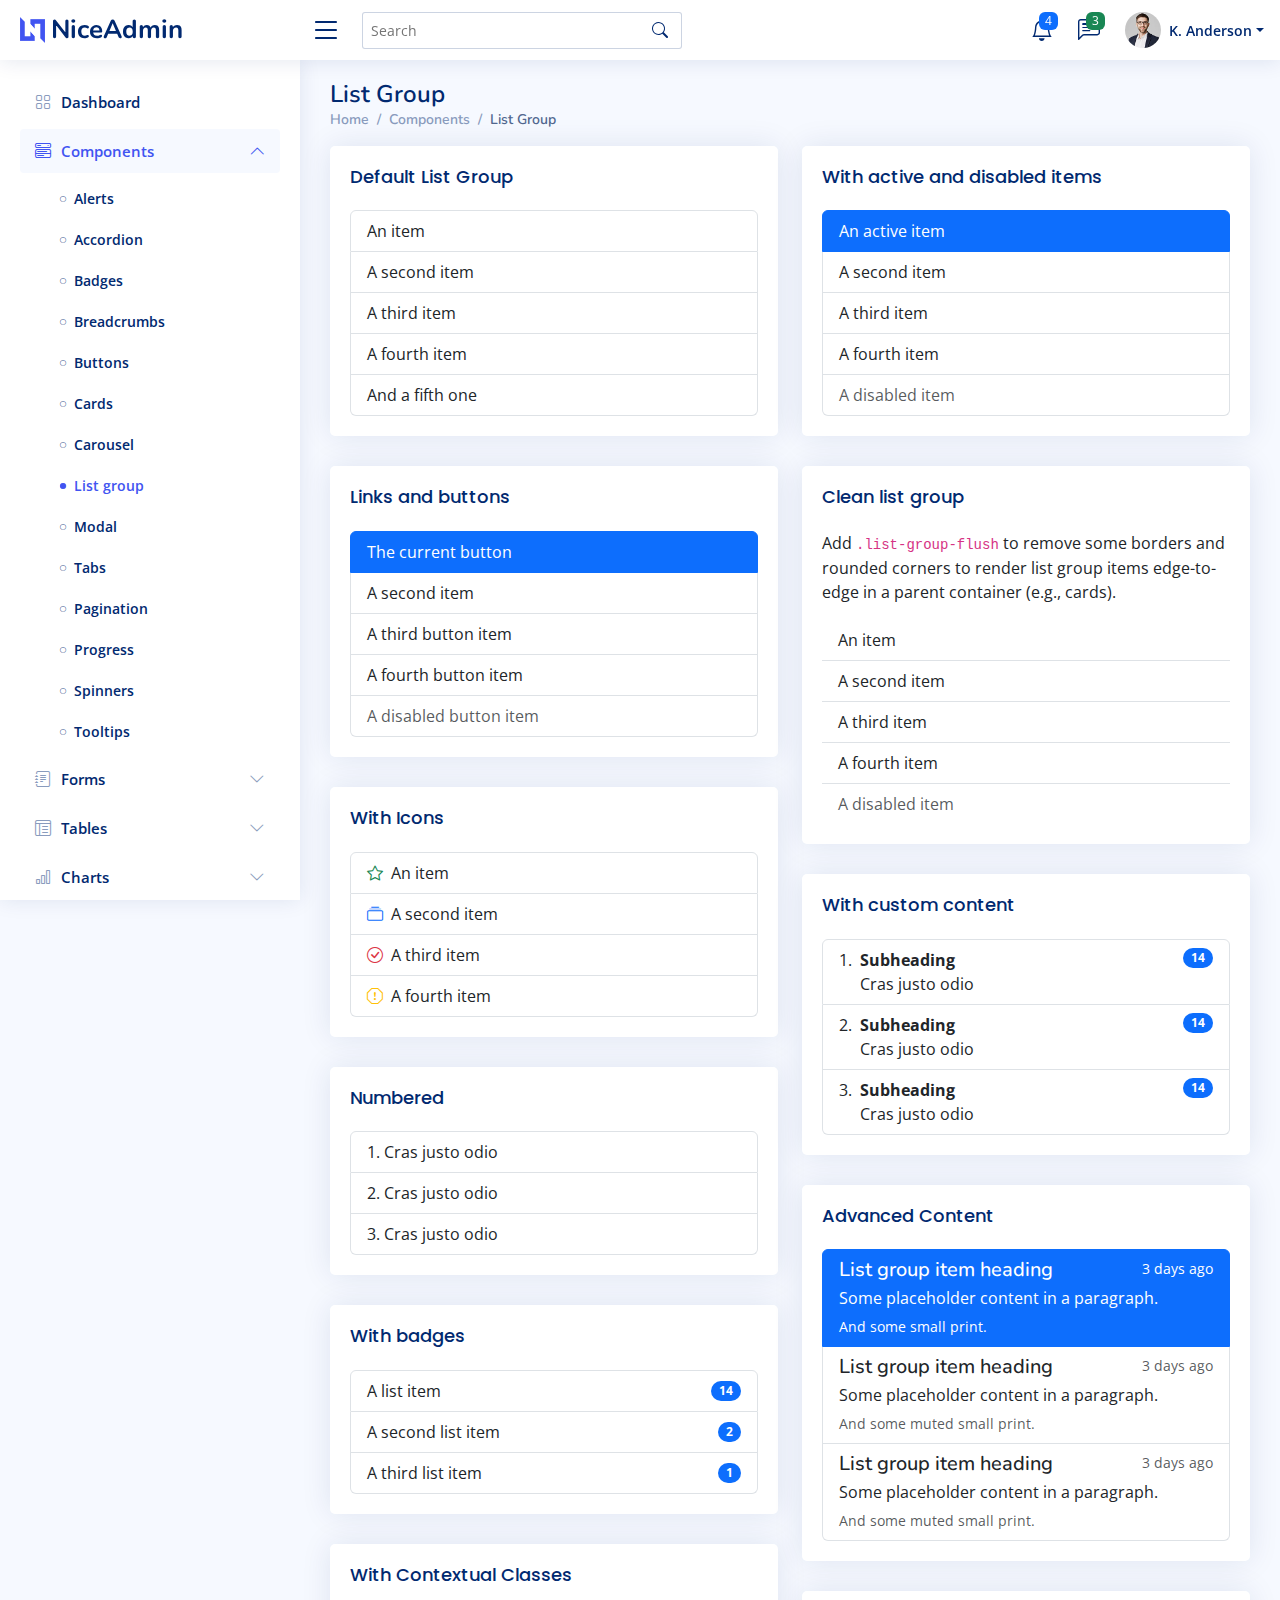
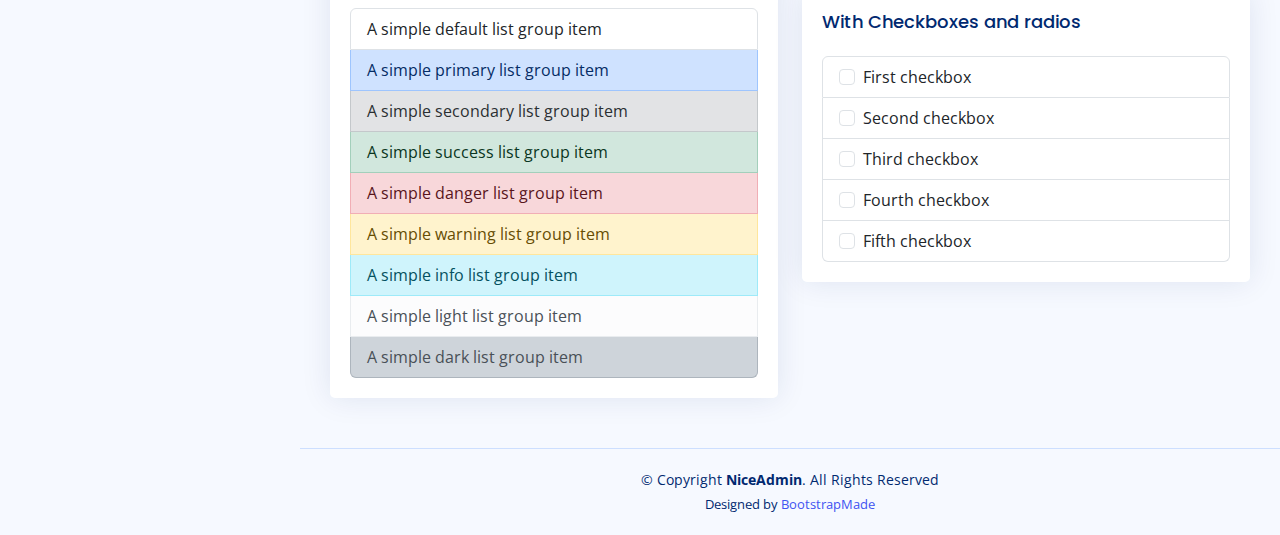
<file: components-list-group.html>
<!DOCTYPE html>
<html lang="en">

<head>
  <meta charset="utf-8">
  <meta content="width=device-width, initial-scale=1.0" name="viewport">

  <title>Components / List Group - NiceAdmin Bootstrap Template</title>
  <meta content="" name="description">
  <meta content="" name="keywords">

  <!-- Favicons -->
  <link href="assets/img/favicon.png" rel="icon">
  <link href="assets/img/apple-touch-icon.png" rel="apple-touch-icon">

  <!-- Google Fonts -->
  <link href="https://fonts.gstatic.com" rel="preconnect">
  <link href="https://fonts.googleapis.com/css?family=Open+Sans:300,300i,400,400i,600,600i,700,700i|Nunito:300,300i,400,400i,600,600i,700,700i|Poppins:300,300i,400,400i,500,500i,600,600i,700,700i" rel="stylesheet">

  <!-- Vendor CSS Files -->
  <link href="assets/vendor/bootstrap/css/bootstrap.min.css" rel="stylesheet">
  <link href="assets/vendor/bootstrap-icons/bootstrap-icons.css" rel="stylesheet">
  <link href="assets/vendor/boxicons/css/boxicons.min.css" rel="stylesheet">
  <link href="assets/vendor/quill/quill.snow.css" rel="stylesheet">
  <link href="assets/vendor/quill/quill.bubble.css" rel="stylesheet">
  <link href="assets/vendor/remixicon/remixicon.css" rel="stylesheet">
  <link href="assets/vendor/simple-datatables/style.css" rel="stylesheet">

  <!-- Template Main CSS File -->
  <link href="assets/css/style.css" rel="stylesheet">

  <!-- =======================================================
  * Template Name: NiceAdmin
  * Template URL: https://bootstrapmade.com/nice-admin-bootstrap-admin-html-template/
  * Updated: Apr 20 2024 with Bootstrap v5.3.3
  * Author: BootstrapMade.com
  * License: https://bootstrapmade.com/license/
  ======================================================== -->
</head>

<body>

  <!-- ======= Header ======= -->
  <header id="header" class="header fixed-top d-flex align-items-center">

    <div class="d-flex align-items-center justify-content-between">
      <a href="index.html" class="logo d-flex align-items-center">
        <img src="assets/img/logo.png" alt="">
        <span class="d-none d-lg-block">NiceAdmin</span>
      </a>
      <i class="bi bi-list toggle-sidebar-btn"></i>
    </div><!-- End Logo -->

    <div class="search-bar">
      <form class="search-form d-flex align-items-center" method="POST" action="#">
        <input type="text" name="query" placeholder="Search" title="Enter search keyword">
        <button type="submit" title="Search"><i class="bi bi-search"></i></button>
      </form>
    </div><!-- End Search Bar -->

    <nav class="header-nav ms-auto">
      <ul class="d-flex align-items-center">

        <li class="nav-item d-block d-lg-none">
          <a class="nav-link nav-icon search-bar-toggle " href="#">
            <i class="bi bi-search"></i>
          </a>
        </li><!-- End Search Icon-->

        <li class="nav-item dropdown">

          <a class="nav-link nav-icon" href="#" data-bs-toggle="dropdown">
            <i class="bi bi-bell"></i>
            <span class="badge bg-primary badge-number">4</span>
          </a><!-- End Notification Icon -->

          <ul class="dropdown-menu dropdown-menu-end dropdown-menu-arrow notifications">
            <li class="dropdown-header">
              You have 4 new notifications
              <a href="#"><span class="badge rounded-pill bg-primary p-2 ms-2">View all</span></a>
            </li>
            <li>
              <hr class="dropdown-divider">
            </li>

            <li class="notification-item">
              <i class="bi bi-exclamation-circle text-warning"></i>
              <div>
                <h4>Lorem Ipsum</h4>
                <p>Quae dolorem earum veritatis oditseno</p>
                <p>30 min. ago</p>
              </div>
            </li>

            <li>
              <hr class="dropdown-divider">
            </li>

            <li class="notification-item">
              <i class="bi bi-x-circle text-danger"></i>
              <div>
                <h4>Atque rerum nesciunt</h4>
                <p>Quae dolorem earum veritatis oditseno</p>
                <p>1 hr. ago</p>
              </div>
            </li>

            <li>
              <hr class="dropdown-divider">
            </li>

            <li class="notification-item">
              <i class="bi bi-check-circle text-success"></i>
              <div>
                <h4>Sit rerum fuga</h4>
                <p>Quae dolorem earum veritatis oditseno</p>
                <p>2 hrs. ago</p>
              </div>
            </li>

            <li>
              <hr class="dropdown-divider">
            </li>

            <li class="notification-item">
              <i class="bi bi-info-circle text-primary"></i>
              <div>
                <h4>Dicta reprehenderit</h4>
                <p>Quae dolorem earum veritatis oditseno</p>
                <p>4 hrs. ago</p>
              </div>
            </li>

            <li>
              <hr class="dropdown-divider">
            </li>
            <li class="dropdown-footer">
              <a href="#">Show all notifications</a>
            </li>

          </ul><!-- End Notification Dropdown Items -->

        </li><!-- End Notification Nav -->

        <li class="nav-item dropdown">

          <a class="nav-link nav-icon" href="#" data-bs-toggle="dropdown">
            <i class="bi bi-chat-left-text"></i>
            <span class="badge bg-success badge-number">3</span>
          </a><!-- End Messages Icon -->

          <ul class="dropdown-menu dropdown-menu-end dropdown-menu-arrow messages">
            <li class="dropdown-header">
              You have 3 new messages
              <a href="#"><span class="badge rounded-pill bg-primary p-2 ms-2">View all</span></a>
            </li>
            <li>
              <hr class="dropdown-divider">
            </li>

            <li class="message-item">
              <a href="#">
                <img src="assets/img/messages-1.jpg" alt="" class="rounded-circle">
                <div>
                  <h4>Maria Hudson</h4>
                  <p>Velit asperiores et ducimus soluta repudiandae labore officia est ut...</p>
                  <p>4 hrs. ago</p>
                </div>
              </a>
            </li>
            <li>
              <hr class="dropdown-divider">
            </li>

            <li class="message-item">
              <a href="#">
                <img src="assets/img/messages-2.jpg" alt="" class="rounded-circle">
                <div>
                  <h4>Anna Nelson</h4>
                  <p>Velit asperiores et ducimus soluta repudiandae labore officia est ut...</p>
                  <p>6 hrs. ago</p>
                </div>
              </a>
            </li>
            <li>
              <hr class="dropdown-divider">
            </li>

            <li class="message-item">
              <a href="#">
                <img src="assets/img/messages-3.jpg" alt="" class="rounded-circle">
                <div>
                  <h4>David Muldon</h4>
                  <p>Velit asperiores et ducimus soluta repudiandae labore officia est ut...</p>
                  <p>8 hrs. ago</p>
                </div>
              </a>
            </li>
            <li>
              <hr class="dropdown-divider">
            </li>

            <li class="dropdown-footer">
              <a href="#">Show all messages</a>
            </li>

          </ul><!-- End Messages Dropdown Items -->

        </li><!-- End Messages Nav -->

        <li class="nav-item dropdown pe-3">

          <a class="nav-link nav-profile d-flex align-items-center pe-0" href="#" data-bs-toggle="dropdown">
            <img src="assets/img/profile-img.jpg" alt="Profile" class="rounded-circle">
            <span class="d-none d-md-block dropdown-toggle ps-2">K. Anderson</span>
          </a><!-- End Profile Iamge Icon -->

          <ul class="dropdown-menu dropdown-menu-end dropdown-menu-arrow profile">
            <li class="dropdown-header">
              <h6>Kevin Anderson</h6>
              <span>Web Designer</span>
            </li>
            <li>
              <hr class="dropdown-divider">
            </li>

            <li>
              <a class="dropdown-item d-flex align-items-center" href="users-profile.html">
                <i class="bi bi-person"></i>
                <span>My Profile</span>
              </a>
            </li>
            <li>
              <hr class="dropdown-divider">
            </li>

            <li>
              <a class="dropdown-item d-flex align-items-center" href="users-profile.html">
                <i class="bi bi-gear"></i>
                <span>Account Settings</span>
              </a>
            </li>
            <li>
              <hr class="dropdown-divider">
            </li>

            <li>
              <a class="dropdown-item d-flex align-items-center" href="pages-faq.html">
                <i class="bi bi-question-circle"></i>
                <span>Need Help?</span>
              </a>
            </li>
            <li>
              <hr class="dropdown-divider">
            </li>

            <li>
              <a class="dropdown-item d-flex align-items-center" href="#">
                <i class="bi bi-box-arrow-right"></i>
                <span>Sign Out</span>
              </a>
            </li>

          </ul><!-- End Profile Dropdown Items -->
        </li><!-- End Profile Nav -->

      </ul>
    </nav><!-- End Icons Navigation -->

  </header><!-- End Header -->

  <!-- ======= Sidebar ======= -->
  <aside id="sidebar" class="sidebar">

    <ul class="sidebar-nav" id="sidebar-nav">

      <li class="nav-item">
        <a class="nav-link collapsed" href="index.html">
          <i class="bi bi-grid"></i>
          <span>Dashboard</span>
        </a>
      </li><!-- End Dashboard Nav -->

      <li class="nav-item">
        <a class="nav-link " data-bs-target="#components-nav" data-bs-toggle="collapse" href="#">
          <i class="bi bi-menu-button-wide"></i><span>Components</span><i class="bi bi-chevron-down ms-auto"></i>
        </a>
        <ul id="components-nav" class="nav-content collapse show" data-bs-parent="#sidebar-nav">
          <li>
            <a href="components-alerts.html">
              <i class="bi bi-circle"></i><span>Alerts</span>
            </a>
          </li>
          <li>
            <a href="components-accordion.html">
              <i class="bi bi-circle"></i><span>Accordion</span>
            </a>
          </li>
          <li>
            <a href="components-badges.html">
              <i class="bi bi-circle"></i><span>Badges</span>
            </a>
          </li>
          <li>
            <a href="components-breadcrumbs.html">
              <i class="bi bi-circle"></i><span>Breadcrumbs</span>
            </a>
          </li>
          <li>
            <a href="components-buttons.html">
              <i class="bi bi-circle"></i><span>Buttons</span>
            </a>
          </li>
          <li>
            <a href="components-cards.html">
              <i class="bi bi-circle"></i><span>Cards</span>
            </a>
          </li>
          <li>
            <a href="components-carousel.html">
              <i class="bi bi-circle"></i><span>Carousel</span>
            </a>
          </li>
          <li>
            <a href="components-list-group.html" class="active">
              <i class="bi bi-circle"></i><span>List group</span>
            </a>
          </li>
          <li>
            <a href="components-modal.html">
              <i class="bi bi-circle"></i><span>Modal</span>
            </a>
          </li>
          <li>
            <a href="components-tabs.html">
              <i class="bi bi-circle"></i><span>Tabs</span>
            </a>
          </li>
          <li>
            <a href="components-pagination.html">
              <i class="bi bi-circle"></i><span>Pagination</span>
            </a>
          </li>
          <li>
            <a href="components-progress.html">
              <i class="bi bi-circle"></i><span>Progress</span>
            </a>
          </li>
          <li>
            <a href="components-spinners.html">
              <i class="bi bi-circle"></i><span>Spinners</span>
            </a>
          </li>
          <li>
            <a href="components-tooltips.html">
              <i class="bi bi-circle"></i><span>Tooltips</span>
            </a>
          </li>
        </ul>
      </li><!-- End Components Nav -->

      <li class="nav-item">
        <a class="nav-link collapsed" data-bs-target="#forms-nav" data-bs-toggle="collapse" href="#">
          <i class="bi bi-journal-text"></i><span>Forms</span><i class="bi bi-chevron-down ms-auto"></i>
        </a>
        <ul id="forms-nav" class="nav-content collapse " data-bs-parent="#sidebar-nav">
          <li>
            <a href="forms-elements.html">
              <i class="bi bi-circle"></i><span>Form Elements</span>
            </a>
          </li>
          <li>
            <a href="forms-layouts.html">
              <i class="bi bi-circle"></i><span>Form Layouts</span>
            </a>
          </li>
          <li>
            <a href="forms-editors.html">
              <i class="bi bi-circle"></i><span>Form Editors</span>
            </a>
          </li>
          <li>
            <a href="forms-validation.html">
              <i class="bi bi-circle"></i><span>Form Validation</span>
            </a>
          </li>
        </ul>
      </li><!-- End Forms Nav -->

      <li class="nav-item">
        <a class="nav-link collapsed" data-bs-target="#tables-nav" data-bs-toggle="collapse" href="#">
          <i class="bi bi-layout-text-window-reverse"></i><span>Tables</span><i class="bi bi-chevron-down ms-auto"></i>
        </a>
        <ul id="tables-nav" class="nav-content collapse " data-bs-parent="#sidebar-nav">
          <li>
            <a href="tables-general.html">
              <i class="bi bi-circle"></i><span>General Tables</span>
            </a>
          </li>
          <li>
            <a href="tables-data.html">
              <i class="bi bi-circle"></i><span>Data Tables</span>
            </a>
          </li>
        </ul>
      </li><!-- End Tables Nav -->

      <li class="nav-item">
        <a class="nav-link collapsed" data-bs-target="#charts-nav" data-bs-toggle="collapse" href="#">
          <i class="bi bi-bar-chart"></i><span>Charts</span><i class="bi bi-chevron-down ms-auto"></i>
        </a>
        <ul id="charts-nav" class="nav-content collapse " data-bs-parent="#sidebar-nav">
          <li>
            <a href="charts-chartjs.html">
              <i class="bi bi-circle"></i><span>Chart.js</span>
            </a>
          </li>
          <li>
            <a href="charts-apexcharts.html">
              <i class="bi bi-circle"></i><span>ApexCharts</span>
            </a>
          </li>
          <li>
            <a href="charts-echarts.html">
              <i class="bi bi-circle"></i><span>ECharts</span>
            </a>
          </li>
        </ul>
      </li><!-- End Charts Nav -->

      <li class="nav-item">
        <a class="nav-link collapsed" data-bs-target="#icons-nav" data-bs-toggle="collapse" href="#">
          <i class="bi bi-gem"></i><span>Icons</span><i class="bi bi-chevron-down ms-auto"></i>
        </a>
        <ul id="icons-nav" class="nav-content collapse " data-bs-parent="#sidebar-nav">
          <li>
            <a href="icons-bootstrap.html">
              <i class="bi bi-circle"></i><span>Bootstrap Icons</span>
            </a>
          </li>
          <li>
            <a href="icons-remix.html">
              <i class="bi bi-circle"></i><span>Remix Icons</span>
            </a>
          </li>
          <li>
            <a href="icons-boxicons.html">
              <i class="bi bi-circle"></i><span>Boxicons</span>
            </a>
          </li>
        </ul>
      </li><!-- End Icons Nav -->

      <li class="nav-heading">Pages</li>

      <li class="nav-item">
        <a class="nav-link collapsed" href="users-profile.html">
          <i class="bi bi-person"></i>
          <span>Profile</span>
        </a>
      </li><!-- End Profile Page Nav -->

      <li class="nav-item">
        <a class="nav-link collapsed" href="pages-faq.html">
          <i class="bi bi-question-circle"></i>
          <span>F.A.Q</span>
        </a>
      </li><!-- End F.A.Q Page Nav -->

      <li class="nav-item">
        <a class="nav-link collapsed" href="pages-contact.html">
          <i class="bi bi-envelope"></i>
          <span>Contact</span>
        </a>
      </li><!-- End Contact Page Nav -->

      <li class="nav-item">
        <a class="nav-link collapsed" href="pages-register.html">
          <i class="bi bi-card-list"></i>
          <span>Register</span>
        </a>
      </li><!-- End Register Page Nav -->

      <li class="nav-item">
        <a class="nav-link collapsed" href="pages-login.html">
          <i class="bi bi-box-arrow-in-right"></i>
          <span>Login</span>
        </a>
      </li><!-- End Login Page Nav -->

      <li class="nav-item">
        <a class="nav-link collapsed" href="pages-error-404.html">
          <i class="bi bi-dash-circle"></i>
          <span>Error 404</span>
        </a>
      </li><!-- End Error 404 Page Nav -->

      <li class="nav-item">
        <a class="nav-link collapsed" href="pages-blank.html">
          <i class="bi bi-file-earmark"></i>
          <span>Blank</span>
        </a>
      </li><!-- End Blank Page Nav -->

    </ul>

  </aside><!-- End Sidebar-->

  <main id="main" class="main">

    <div class="pagetitle">
      <h1>List Group</h1>
      <nav>
        <ol class="breadcrumb">
          <li class="breadcrumb-item"><a href="index.html">Home</a></li>
          <li class="breadcrumb-item">Components</li>
          <li class="breadcrumb-item active">List Group</li>
        </ol>
      </nav>
    </div><!-- End Page Title -->

    <section class="section">
      <div class="row">
        <div class="col-lg-6">

          <div class="card">
            <div class="card-body">
              <h5 class="card-title">Default List Group</h5>

              <!-- Default List group -->
              <ul class="list-group">
                <li class="list-group-item">An item</li>
                <li class="list-group-item">A second item</li>
                <li class="list-group-item">A third item</li>
                <li class="list-group-item">A fourth item</li>
                <li class="list-group-item">And a fifth one</li>
              </ul><!-- End Default List group -->

            </div>
          </div>

          <div class="card">
            <div class="card-body">
              <h5 class="card-title">Links and buttons</h5>

              <!-- List group with Links and buttons -->
              <div class="list-group">
                <button type="button" class="list-group-item list-group-item-action active" aria-current="true">
                  The current button
                </button>
                <button type="button" class="list-group-item list-group-item-action">A second item</button>
                <button type="button" class="list-group-item list-group-item-action">A third button item</button>
                <button type="button" class="list-group-item list-group-item-action">A fourth button item</button>
                <button type="button" class="list-group-item list-group-item-action" disabled>A disabled button item</button>
              </div><!-- End List group with Links and buttons -->

            </div>
          </div>

          <div class="card">
            <div class="card-body">
              <h5 class="card-title">With Icons</h5>

              <!-- List group With Icons -->
              <ul class="list-group">
                <li class="list-group-item"><i class="bi bi-star me-1 text-success"></i> An item</li>
                <li class="list-group-item"><i class="bi bi-collection me-1 text-primary"></i> A second item</li>
                <li class="list-group-item"><i class="bi bi-check-circle me-1 text-danger"></i> A third item</li>
                <li class="list-group-item"><i class="bi bi-exclamation-octagon me-1 text-warning"></i> A fourth item</li>
              </ul><!-- End List group With Icons -->

            </div>
          </div>

          <div class="card">
            <div class="card-body">
              <h5 class="card-title">Numbered</h5>

              <!-- List group Numbered -->
              <ol class="list-group list-group-numbered">
                <li class="list-group-item">Cras justo odio</li>
                <li class="list-group-item">Cras justo odio</li>
                <li class="list-group-item">Cras justo odio</li>
              </ol><!-- End List group Numbered -->

            </div>
          </div>

          <div class="card">
            <div class="card-body">
              <h5 class="card-title">With badges</h5>

              <!-- List group With badges -->
              <ul class="list-group">
                <li class="list-group-item d-flex justify-content-between align-items-center">
                  A list item
                  <span class="badge bg-primary rounded-pill">14</span>
                </li>
                <li class="list-group-item d-flex justify-content-between align-items-center">
                  A second list item
                  <span class="badge bg-primary rounded-pill">2</span>
                </li>
                <li class="list-group-item d-flex justify-content-between align-items-center">
                  A third list item
                  <span class="badge bg-primary rounded-pill">1</span>
                </li>
              </ul><!-- End List With badges -->

            </div>
          </div>

          <div class="card">
            <div class="card-body">
              <h5 class="card-title">With Contextual Classes</h5>

              <!-- List group With Contextual classes -->
              <ul class="list-group">
                <li class="list-group-item">A simple default list group item</li>

                <li class="list-group-item list-group-item-primary">A simple primary list group item</li>
                <li class="list-group-item list-group-item-secondary">A simple secondary list group item</li>
                <li class="list-group-item list-group-item-success">A simple success list group item</li>
                <li class="list-group-item list-group-item-danger">A simple danger list group item</li>
                <li class="list-group-item list-group-item-warning">A simple warning list group item</li>
                <li class="list-group-item list-group-item-info">A simple info list group item</li>
                <li class="list-group-item list-group-item-light">A simple light list group item</li>
                <li class="list-group-item list-group-item-dark">A simple dark list group item</li>
              </ul><!-- End List Group With Contextual classes -->

            </div>
          </div>

        </div>

        <div class="col-lg-6">

          <div class="card">
            <div class="card-body">
              <h5 class="card-title">With active and disabled items</h5>

              <!-- List group with active and disabled items -->
              <ul class="list-group">
                <li class="list-group-item active" aria-current="true">An active item</li>
                <li class="list-group-item">A second item</li>
                <li class="list-group-item">A third item</li>
                <li class="list-group-item">A fourth item</li>
                <li class="list-group-item disabled" aria-disabled="true">A disabled item</li>
              </ul><!-- End ist group with active and disabled items -->

            </div>
          </div>

          <div class="card">
            <div class="card-body">
              <h5 class="card-title">Clean list group</h5>
              <p>Add <code>.list-group-flush</code> to remove some borders and rounded corners to render list group items edge-to-edge in a parent container (e.g., cards).</p>

              <!-- List group with active and disabled items -->
              <ul class="list-group list-group-flush">
                <li class="list-group-item">An item</li>
                <li class="list-group-item">A second item</li>
                <li class="list-group-item">A third item</li>
                <li class="list-group-item">A fourth item</li>
                <li class="list-group-item disabled" aria-disabled="true">A disabled item</li>
              </ul><!-- End Clean list group -->

            </div>
          </div>

          <div class="card">
            <div class="card-body">
              <h5 class="card-title">With custom content</h5>

              <!-- List group with custom content -->
              <ol class="list-group list-group-numbered">
                <li class="list-group-item d-flex justify-content-between align-items-start">
                  <div class="ms-2 me-auto">
                    <div class="fw-bold">Subheading</div>
                    Cras justo odio
                  </div>
                  <span class="badge bg-primary rounded-pill">14</span>
                </li>
                <li class="list-group-item d-flex justify-content-between align-items-start">
                  <div class="ms-2 me-auto">
                    <div class="fw-bold">Subheading</div>
                    Cras justo odio
                  </div>
                  <span class="badge bg-primary rounded-pill">14</span>
                </li>
                <li class="list-group-item d-flex justify-content-between align-items-start">
                  <div class="ms-2 me-auto">
                    <div class="fw-bold">Subheading</div>
                    Cras justo odio
                  </div>
                  <span class="badge bg-primary rounded-pill">14</span>
                </li>
              </ol><!-- End with custom content -->

            </div>
          </div>

          <div class="card">
            <div class="card-body">
              <h5 class="card-title">Advanced Content</h5>

              <!-- List group with Advanced Contents -->
              <div class="list-group">
                <a href="#" class="list-group-item list-group-item-action active" aria-current="true">
                  <div class="d-flex w-100 justify-content-between">
                    <h5 class="mb-1">List group item heading</h5>
                    <small>3 days ago</small>
                  </div>
                  <p class="mb-1">Some placeholder content in a paragraph.</p>
                  <small>And some small print.</small>
                </a>
                <a href="#" class="list-group-item list-group-item-action">
                  <div class="d-flex w-100 justify-content-between">
                    <h5 class="mb-1">List group item heading</h5>
                    <small class="text-muted">3 days ago</small>
                  </div>
                  <p class="mb-1">Some placeholder content in a paragraph.</p>
                  <small class="text-muted">And some muted small print.</small>
                </a>
                <a href="#" class="list-group-item list-group-item-action">
                  <div class="d-flex w-100 justify-content-between">
                    <h5 class="mb-1">List group item heading</h5>
                    <small class="text-muted">3 days ago</small>
                  </div>
                  <p class="mb-1">Some placeholder content in a paragraph.</p>
                  <small class="text-muted">And some muted small print.</small>
                </a>
              </div><!-- End List group Advanced Content -->

            </div>
          </div>

          <div class="card">
            <div class="card-body">
              <h5 class="card-title">With Checkboxes and radios</h5>

              <!-- List group With Checkboxes and radios -->
              <ul class="list-group">
                <li class="list-group-item">
                  <input class="form-check-input me-1" type="checkbox" value="" aria-label="...">
                  First checkbox
                </li>
                <li class="list-group-item">
                  <input class="form-check-input me-1" type="checkbox" value="" aria-label="...">
                  Second checkbox
                </li>
                <li class="list-group-item">
                  <input class="form-check-input me-1" type="checkbox" value="" aria-label="...">
                  Third checkbox
                </li>
                <li class="list-group-item">
                  <input class="form-check-input me-1" type="checkbox" value="" aria-label="...">
                  Fourth checkbox
                </li>
                <li class="list-group-item">
                  <input class="form-check-input me-1" type="checkbox" value="" aria-label="...">
                  Fifth checkbox
                </li>
              </ul><!-- End List Checkboxes and radios -->

            </div>
          </div>

        </div>

      </div>
    </section>

  </main><!-- End #main -->

  <!-- ======= Footer ======= -->
  <footer id="footer" class="footer">
    <div class="copyright">
      &copy; Copyright <strong><span>NiceAdmin</span></strong>. All Rights Reserved
    </div>
    <div class="credits">
      <!-- All the links in the footer should remain intact. -->
      <!-- You can delete the links only if you purchased the pro version. -->
      <!-- Licensing information: https://bootstrapmade.com/license/ -->
      <!-- Purchase the pro version with working PHP/AJAX contact form: https://bootstrapmade.com/nice-admin-bootstrap-admin-html-template/ -->
      Designed by <a href="https://bootstrapmade.com/">BootstrapMade</a>
    </div>
  </footer><!-- End Footer -->

  <a href="#" class="back-to-top d-flex align-items-center justify-content-center"><i class="bi bi-arrow-up-short"></i></a>

  <!-- Vendor JS Files -->
  <script src="assets/vendor/apexcharts/apexcharts.min.js"></script>
  <script src="assets/vendor/bootstrap/js/bootstrap.bundle.min.js"></script>
  <script src="assets/vendor/chart.js/chart.umd.js"></script>
  <script src="assets/vendor/echarts/echarts.min.js"></script>
  <script src="assets/vendor/quill/quill.js"></script>
  <script src="assets/vendor/simple-datatables/simple-datatables.js"></script>
  <script src="assets/vendor/tinymce/tinymce.min.js"></script>
  <script src="assets/vendor/php-email-form/validate.js"></script>

  <!-- Template Main JS File -->
  <script src="assets/js/main.js"></script>

</body>

</html>
</file>
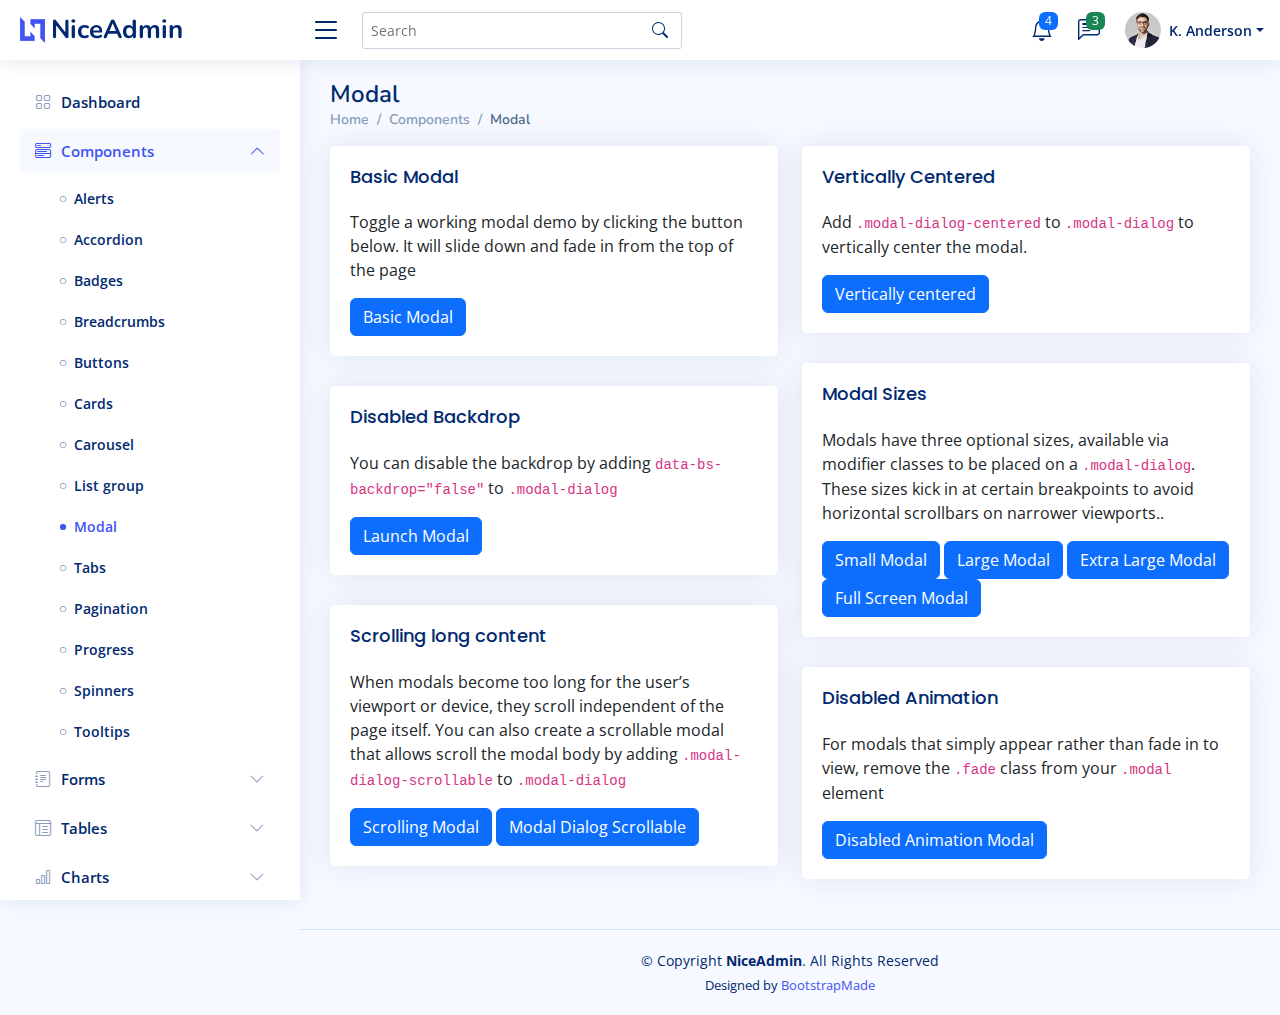
<file: components-modal.html>
<!DOCTYPE html>
<html lang="en">

<head>
  <meta charset="utf-8">
  <meta content="width=device-width, initial-scale=1.0" name="viewport">

  <title>Components / Modal - NiceAdmin Bootstrap Template</title>
  <meta content="" name="description">
  <meta content="" name="keywords">

  <!-- Favicons -->
  <link href="assets/img/favicon.png" rel="icon">
  <link href="assets/img/apple-touch-icon.png" rel="apple-touch-icon">

  <!-- Google Fonts -->
  <link href="https://fonts.gstatic.com" rel="preconnect">
  <link href="https://fonts.googleapis.com/css?family=Open+Sans:300,300i,400,400i,600,600i,700,700i|Nunito:300,300i,400,400i,600,600i,700,700i|Poppins:300,300i,400,400i,500,500i,600,600i,700,700i" rel="stylesheet">

  <!-- Vendor CSS Files -->
  <link href="assets/vendor/bootstrap/css/bootstrap.min.css" rel="stylesheet">
  <link href="assets/vendor/bootstrap-icons/bootstrap-icons.css" rel="stylesheet">
  <link href="assets/vendor/boxicons/css/boxicons.min.css" rel="stylesheet">
  <link href="assets/vendor/quill/quill.snow.css" rel="stylesheet">
  <link href="assets/vendor/quill/quill.bubble.css" rel="stylesheet">
  <link href="assets/vendor/remixicon/remixicon.css" rel="stylesheet">
  <link href="assets/vendor/simple-datatables/style.css" rel="stylesheet">

  <!-- Template Main CSS File -->
  <link href="assets/css/style.css" rel="stylesheet">

  <!-- =======================================================
  * Template Name: NiceAdmin
  * Template URL: https://bootstrapmade.com/nice-admin-bootstrap-admin-html-template/
  * Updated: Apr 20 2024 with Bootstrap v5.3.3
  * Author: BootstrapMade.com
  * License: https://bootstrapmade.com/license/
  ======================================================== -->
</head>

<body>

  <!-- ======= Header ======= -->
  <header id="header" class="header fixed-top d-flex align-items-center">

    <div class="d-flex align-items-center justify-content-between">
      <a href="index.html" class="logo d-flex align-items-center">
        <img src="assets/img/logo.png" alt="">
        <span class="d-none d-lg-block">NiceAdmin</span>
      </a>
      <i class="bi bi-list toggle-sidebar-btn"></i>
    </div><!-- End Logo -->

    <div class="search-bar">
      <form class="search-form d-flex align-items-center" method="POST" action="#">
        <input type="text" name="query" placeholder="Search" title="Enter search keyword">
        <button type="submit" title="Search"><i class="bi bi-search"></i></button>
      </form>
    </div><!-- End Search Bar -->

    <nav class="header-nav ms-auto">
      <ul class="d-flex align-items-center">

        <li class="nav-item d-block d-lg-none">
          <a class="nav-link nav-icon search-bar-toggle " href="#">
            <i class="bi bi-search"></i>
          </a>
        </li><!-- End Search Icon-->

        <li class="nav-item dropdown">

          <a class="nav-link nav-icon" href="#" data-bs-toggle="dropdown">
            <i class="bi bi-bell"></i>
            <span class="badge bg-primary badge-number">4</span>
          </a><!-- End Notification Icon -->

          <ul class="dropdown-menu dropdown-menu-end dropdown-menu-arrow notifications">
            <li class="dropdown-header">
              You have 4 new notifications
              <a href="#"><span class="badge rounded-pill bg-primary p-2 ms-2">View all</span></a>
            </li>
            <li>
              <hr class="dropdown-divider">
            </li>

            <li class="notification-item">
              <i class="bi bi-exclamation-circle text-warning"></i>
              <div>
                <h4>Lorem Ipsum</h4>
                <p>Quae dolorem earum veritatis oditseno</p>
                <p>30 min. ago</p>
              </div>
            </li>

            <li>
              <hr class="dropdown-divider">
            </li>

            <li class="notification-item">
              <i class="bi bi-x-circle text-danger"></i>
              <div>
                <h4>Atque rerum nesciunt</h4>
                <p>Quae dolorem earum veritatis oditseno</p>
                <p>1 hr. ago</p>
              </div>
            </li>

            <li>
              <hr class="dropdown-divider">
            </li>

            <li class="notification-item">
              <i class="bi bi-check-circle text-success"></i>
              <div>
                <h4>Sit rerum fuga</h4>
                <p>Quae dolorem earum veritatis oditseno</p>
                <p>2 hrs. ago</p>
              </div>
            </li>

            <li>
              <hr class="dropdown-divider">
            </li>

            <li class="notification-item">
              <i class="bi bi-info-circle text-primary"></i>
              <div>
                <h4>Dicta reprehenderit</h4>
                <p>Quae dolorem earum veritatis oditseno</p>
                <p>4 hrs. ago</p>
              </div>
            </li>

            <li>
              <hr class="dropdown-divider">
            </li>
            <li class="dropdown-footer">
              <a href="#">Show all notifications</a>
            </li>

          </ul><!-- End Notification Dropdown Items -->

        </li><!-- End Notification Nav -->

        <li class="nav-item dropdown">

          <a class="nav-link nav-icon" href="#" data-bs-toggle="dropdown">
            <i class="bi bi-chat-left-text"></i>
            <span class="badge bg-success badge-number">3</span>
          </a><!-- End Messages Icon -->

          <ul class="dropdown-menu dropdown-menu-end dropdown-menu-arrow messages">
            <li class="dropdown-header">
              You have 3 new messages
              <a href="#"><span class="badge rounded-pill bg-primary p-2 ms-2">View all</span></a>
            </li>
            <li>
              <hr class="dropdown-divider">
            </li>

            <li class="message-item">
              <a href="#">
                <img src="assets/img/messages-1.jpg" alt="" class="rounded-circle">
                <div>
                  <h4>Maria Hudson</h4>
                  <p>Velit asperiores et ducimus soluta repudiandae labore officia est ut...</p>
                  <p>4 hrs. ago</p>
                </div>
              </a>
            </li>
            <li>
              <hr class="dropdown-divider">
            </li>

            <li class="message-item">
              <a href="#">
                <img src="assets/img/messages-2.jpg" alt="" class="rounded-circle">
                <div>
                  <h4>Anna Nelson</h4>
                  <p>Velit asperiores et ducimus soluta repudiandae labore officia est ut...</p>
                  <p>6 hrs. ago</p>
                </div>
              </a>
            </li>
            <li>
              <hr class="dropdown-divider">
            </li>

            <li class="message-item">
              <a href="#">
                <img src="assets/img/messages-3.jpg" alt="" class="rounded-circle">
                <div>
                  <h4>David Muldon</h4>
                  <p>Velit asperiores et ducimus soluta repudiandae labore officia est ut...</p>
                  <p>8 hrs. ago</p>
                </div>
              </a>
            </li>
            <li>
              <hr class="dropdown-divider">
            </li>

            <li class="dropdown-footer">
              <a href="#">Show all messages</a>
            </li>

          </ul><!-- End Messages Dropdown Items -->

        </li><!-- End Messages Nav -->

        <li class="nav-item dropdown pe-3">

          <a class="nav-link nav-profile d-flex align-items-center pe-0" href="#" data-bs-toggle="dropdown">
            <img src="assets/img/profile-img.jpg" alt="Profile" class="rounded-circle">
            <span class="d-none d-md-block dropdown-toggle ps-2">K. Anderson</span>
          </a><!-- End Profile Iamge Icon -->

          <ul class="dropdown-menu dropdown-menu-end dropdown-menu-arrow profile">
            <li class="dropdown-header">
              <h6>Kevin Anderson</h6>
              <span>Web Designer</span>
            </li>
            <li>
              <hr class="dropdown-divider">
            </li>

            <li>
              <a class="dropdown-item d-flex align-items-center" href="users-profile.html">
                <i class="bi bi-person"></i>
                <span>My Profile</span>
              </a>
            </li>
            <li>
              <hr class="dropdown-divider">
            </li>

            <li>
              <a class="dropdown-item d-flex align-items-center" href="users-profile.html">
                <i class="bi bi-gear"></i>
                <span>Account Settings</span>
              </a>
            </li>
            <li>
              <hr class="dropdown-divider">
            </li>

            <li>
              <a class="dropdown-item d-flex align-items-center" href="pages-faq.html">
                <i class="bi bi-question-circle"></i>
                <span>Need Help?</span>
              </a>
            </li>
            <li>
              <hr class="dropdown-divider">
            </li>

            <li>
              <a class="dropdown-item d-flex align-items-center" href="#">
                <i class="bi bi-box-arrow-right"></i>
                <span>Sign Out</span>
              </a>
            </li>

          </ul><!-- End Profile Dropdown Items -->
        </li><!-- End Profile Nav -->

      </ul>
    </nav><!-- End Icons Navigation -->

  </header><!-- End Header -->

  <!-- ======= Sidebar ======= -->
  <aside id="sidebar" class="sidebar">

    <ul class="sidebar-nav" id="sidebar-nav">

      <li class="nav-item">
        <a class="nav-link collapsed" href="index.html">
          <i class="bi bi-grid"></i>
          <span>Dashboard</span>
        </a>
      </li><!-- End Dashboard Nav -->

      <li class="nav-item">
        <a class="nav-link " data-bs-target="#components-nav" data-bs-toggle="collapse" href="#">
          <i class="bi bi-menu-button-wide"></i><span>Components</span><i class="bi bi-chevron-down ms-auto"></i>
        </a>
        <ul id="components-nav" class="nav-content collapse show" data-bs-parent="#sidebar-nav">
          <li>
            <a href="components-alerts.html">
              <i class="bi bi-circle"></i><span>Alerts</span>
            </a>
          </li>
          <li>
            <a href="components-accordion.html">
              <i class="bi bi-circle"></i><span>Accordion</span>
            </a>
          </li>
          <li>
            <a href="components-badges.html">
              <i class="bi bi-circle"></i><span>Badges</span>
            </a>
          </li>
          <li>
            <a href="components-breadcrumbs.html">
              <i class="bi bi-circle"></i><span>Breadcrumbs</span>
            </a>
          </li>
          <li>
            <a href="components-buttons.html">
              <i class="bi bi-circle"></i><span>Buttons</span>
            </a>
          </li>
          <li>
            <a href="components-cards.html">
              <i class="bi bi-circle"></i><span>Cards</span>
            </a>
          </li>
          <li>
            <a href="components-carousel.html">
              <i class="bi bi-circle"></i><span>Carousel</span>
            </a>
          </li>
          <li>
            <a href="components-list-group.html">
              <i class="bi bi-circle"></i><span>List group</span>
            </a>
          </li>
          <li>
            <a href="components-modal.html" class="active">
              <i class="bi bi-circle"></i><span>Modal</span>
            </a>
          </li>
          <li>
            <a href="components-tabs.html">
              <i class="bi bi-circle"></i><span>Tabs</span>
            </a>
          </li>
          <li>
            <a href="components-pagination.html">
              <i class="bi bi-circle"></i><span>Pagination</span>
            </a>
          </li>
          <li>
            <a href="components-progress.html">
              <i class="bi bi-circle"></i><span>Progress</span>
            </a>
          </li>
          <li>
            <a href="components-spinners.html">
              <i class="bi bi-circle"></i><span>Spinners</span>
            </a>
          </li>
          <li>
            <a href="components-tooltips.html">
              <i class="bi bi-circle"></i><span>Tooltips</span>
            </a>
          </li>
        </ul>
      </li><!-- End Components Nav -->

      <li class="nav-item">
        <a class="nav-link collapsed" data-bs-target="#forms-nav" data-bs-toggle="collapse" href="#">
          <i class="bi bi-journal-text"></i><span>Forms</span><i class="bi bi-chevron-down ms-auto"></i>
        </a>
        <ul id="forms-nav" class="nav-content collapse " data-bs-parent="#sidebar-nav">
          <li>
            <a href="forms-elements.html">
              <i class="bi bi-circle"></i><span>Form Elements</span>
            </a>
          </li>
          <li>
            <a href="forms-layouts.html">
              <i class="bi bi-circle"></i><span>Form Layouts</span>
            </a>
          </li>
          <li>
            <a href="forms-editors.html">
              <i class="bi bi-circle"></i><span>Form Editors</span>
            </a>
          </li>
          <li>
            <a href="forms-validation.html">
              <i class="bi bi-circle"></i><span>Form Validation</span>
            </a>
          </li>
        </ul>
      </li><!-- End Forms Nav -->

      <li class="nav-item">
        <a class="nav-link collapsed" data-bs-target="#tables-nav" data-bs-toggle="collapse" href="#">
          <i class="bi bi-layout-text-window-reverse"></i><span>Tables</span><i class="bi bi-chevron-down ms-auto"></i>
        </a>
        <ul id="tables-nav" class="nav-content collapse " data-bs-parent="#sidebar-nav">
          <li>
            <a href="tables-general.html">
              <i class="bi bi-circle"></i><span>General Tables</span>
            </a>
          </li>
          <li>
            <a href="tables-data.html">
              <i class="bi bi-circle"></i><span>Data Tables</span>
            </a>
          </li>
        </ul>
      </li><!-- End Tables Nav -->

      <li class="nav-item">
        <a class="nav-link collapsed" data-bs-target="#charts-nav" data-bs-toggle="collapse" href="#">
          <i class="bi bi-bar-chart"></i><span>Charts</span><i class="bi bi-chevron-down ms-auto"></i>
        </a>
        <ul id="charts-nav" class="nav-content collapse " data-bs-parent="#sidebar-nav">
          <li>
            <a href="charts-chartjs.html">
              <i class="bi bi-circle"></i><span>Chart.js</span>
            </a>
          </li>
          <li>
            <a href="charts-apexcharts.html">
              <i class="bi bi-circle"></i><span>ApexCharts</span>
            </a>
          </li>
          <li>
            <a href="charts-echarts.html">
              <i class="bi bi-circle"></i><span>ECharts</span>
            </a>
          </li>
        </ul>
      </li><!-- End Charts Nav -->

      <li class="nav-item">
        <a class="nav-link collapsed" data-bs-target="#icons-nav" data-bs-toggle="collapse" href="#">
          <i class="bi bi-gem"></i><span>Icons</span><i class="bi bi-chevron-down ms-auto"></i>
        </a>
        <ul id="icons-nav" class="nav-content collapse " data-bs-parent="#sidebar-nav">
          <li>
            <a href="icons-bootstrap.html">
              <i class="bi bi-circle"></i><span>Bootstrap Icons</span>
            </a>
          </li>
          <li>
            <a href="icons-remix.html">
              <i class="bi bi-circle"></i><span>Remix Icons</span>
            </a>
          </li>
          <li>
            <a href="icons-boxicons.html">
              <i class="bi bi-circle"></i><span>Boxicons</span>
            </a>
          </li>
        </ul>
      </li><!-- End Icons Nav -->

      <li class="nav-heading">Pages</li>

      <li class="nav-item">
        <a class="nav-link collapsed" href="users-profile.html">
          <i class="bi bi-person"></i>
          <span>Profile</span>
        </a>
      </li><!-- End Profile Page Nav -->

      <li class="nav-item">
        <a class="nav-link collapsed" href="pages-faq.html">
          <i class="bi bi-question-circle"></i>
          <span>F.A.Q</span>
        </a>
      </li><!-- End F.A.Q Page Nav -->

      <li class="nav-item">
        <a class="nav-link collapsed" href="pages-contact.html">
          <i class="bi bi-envelope"></i>
          <span>Contact</span>
        </a>
      </li><!-- End Contact Page Nav -->

      <li class="nav-item">
        <a class="nav-link collapsed" href="pages-register.html">
          <i class="bi bi-card-list"></i>
          <span>Register</span>
        </a>
      </li><!-- End Register Page Nav -->

      <li class="nav-item">
        <a class="nav-link collapsed" href="pages-login.html">
          <i class="bi bi-box-arrow-in-right"></i>
          <span>Login</span>
        </a>
      </li><!-- End Login Page Nav -->

      <li class="nav-item">
        <a class="nav-link collapsed" href="pages-error-404.html">
          <i class="bi bi-dash-circle"></i>
          <span>Error 404</span>
        </a>
      </li><!-- End Error 404 Page Nav -->

      <li class="nav-item">
        <a class="nav-link collapsed" href="pages-blank.html">
          <i class="bi bi-file-earmark"></i>
          <span>Blank</span>
        </a>
      </li><!-- End Blank Page Nav -->

    </ul>

  </aside><!-- End Sidebar-->

  <main id="main" class="main">

    <div class="pagetitle">
      <h1>Modal</h1>
      <nav>
        <ol class="breadcrumb">
          <li class="breadcrumb-item"><a href="index.html">Home</a></li>
          <li class="breadcrumb-item">Components</li>
          <li class="breadcrumb-item active">Modal</li>
        </ol>
      </nav>
    </div><!-- End Page Title -->

    <section class="section">
      <div class="row">
        <div class="col-lg-6">

          <div class="card">
            <div class="card-body">
              <h5 class="card-title">Basic Modal</h5>
              <p>Toggle a working modal demo by clicking the button below. It will slide down and fade in from the top of the page</p>

              <!-- Basic Modal -->
              <button type="button" class="btn btn-primary" data-bs-toggle="modal" data-bs-target="#basicModal">
                Basic Modal
              </button>
              <div class="modal fade" id="basicModal" tabindex="-1">
                <div class="modal-dialog">
                  <div class="modal-content">
                    <div class="modal-header">
                      <h5 class="modal-title">Basic Modal</h5>
                      <button type="button" class="btn-close" data-bs-dismiss="modal" aria-label="Close"></button>
                    </div>
                    <div class="modal-body">
                      Non omnis incidunt qui sed occaecati magni asperiores est mollitia. Soluta at et reprehenderit. Placeat autem numquam et fuga numquam. Tempora in facere consequatur sit dolor ipsum. Consequatur nemo amet incidunt est facilis. Dolorem neque recusandae quo sit molestias sint dignissimos.
                    </div>
                    <div class="modal-footer">
                      <button type="button" class="btn btn-secondary" data-bs-dismiss="modal">Close</button>
                      <button type="button" class="btn btn-primary">Save changes</button>
                    </div>
                  </div>
                </div>
              </div><!-- End Basic Modal-->

            </div>
          </div>

          <div class="card">
            <div class="card-body">
              <h5 class="card-title">Disabled Backdrop</h5>
              <p>You can disable the backdrop by adding <code>data-bs-backdrop="false"</code> to <code>.modal-dialog</code></p>

              <!-- Disabled Backdrop Modal -->
              <button type="button" class="btn btn-primary" data-bs-toggle="modal" data-bs-target="#disablebackdrop">
                Launch Modal
              </button>
              <div class="modal fade" id="disablebackdrop" tabindex="-1" data-bs-backdrop="false">
                <div class="modal-dialog">
                  <div class="modal-content">
                    <div class="modal-header">
                      <h5 class="modal-title">Disabled Backdrop</h5>
                      <button type="button" class="btn-close" data-bs-dismiss="modal" aria-label="Close"></button>
                    </div>
                    <div class="modal-body">
                      Non omnis incidunt qui sed occaecati magni asperiores est mollitia. Soluta at et reprehenderit. Placeat autem numquam et fuga numquam. Tempora in facere consequatur sit dolor ipsum. Consequatur nemo amet incidunt est facilis. Dolorem neque recusandae quo sit molestias sint dignissimos.
                    </div>
                    <div class="modal-footer">
                      <button type="button" class="btn btn-secondary" data-bs-dismiss="modal">Close</button>
                      <button type="button" class="btn btn-primary">Save changes</button>
                    </div>
                  </div>
                </div>
              </div><!-- End Disabled Backdrop Modal-->

            </div>
          </div>

          <div class="card">
            <div class="card-body">
              <h5 class="card-title">Scrolling long content</h5>
              <p>When modals become too long for the user’s viewport or device, they scroll independent of the page itself. You can also create a scrollable modal that allows scroll the modal body by adding <code>.modal-dialog-scrollable</code> to <code>.modal-dialog</code></p>

              <!-- Scrolling Modal -->
              <button type="button" class="btn btn-primary" data-bs-toggle="modal" data-bs-target="#scrollingModal">
                Scrolling Modal
              </button>
              <div class="modal fade" id="scrollingModal" tabindex="-1">
                <div class="modal-dialog">
                  <div class="modal-content">
                    <div class="modal-header">
                      <h5 class="modal-title">Scrolling Modal</h5>
                      <button type="button" class="btn-close" data-bs-dismiss="modal" aria-label="Close"></button>
                    </div>
                    <div class="modal-body" style="min-height: 1500px;">
                      Non omnis incidunt qui sed occaecati magni asperiores est mollitia. Soluta at et reprehenderit. Placeat autem numquam et fuga numquam. Tempora in facere consequatur sit dolor ipsum. Consequatur nemo amet incidunt est facilis. Dolorem neque recusandae quo sit molestias sint dignissimos.
                    </div>
                    <div class="modal-footer">
                      <button type="button" class="btn btn-secondary" data-bs-dismiss="modal">Close</button>
                      <button type="button" class="btn btn-primary">Save changes</button>
                    </div>
                  </div>
                </div>
              </div><!-- End Scrolling Modal-->

              <!-- Modal Dialog Scrollable -->
              <button type="button" class="btn btn-primary" data-bs-toggle="modal" data-bs-target="#modalDialogScrollable">
                Modal Dialog Scrollable
              </button>
              <div class="modal fade" id="modalDialogScrollable" tabindex="-1">
                <div class="modal-dialog modal-dialog-scrollable">
                  <div class="modal-content">
                    <div class="modal-header">
                      <h5 class="modal-title">Modal Dialog Scrollable</h5>
                      <button type="button" class="btn-close" data-bs-dismiss="modal" aria-label="Close"></button>
                    </div>
                    <div class="modal-body">
                      Non omnis incidunt qui sed occaecati magni asperiores est mollitia. Soluta at et reprehenderit. Placeat autem numquam et fuga numquam. Tempora in facere consequatur sit dolor ipsum. Consequatur nemo amet incidunt est facilis. Dolorem neque recusandae quo sit molestias sint dignissimos.
                      <br><br><br><br><br><br><br><br><br><br><br><br><br><br><br><br><br><br><br><br><br><br><br><br><br><br><br><br><br><br><br><br><br><br><br><br><br><br><br><br>
                      This content should appear at the bottom after you scroll.
                    </div>
                    <div class="modal-footer">
                      <button type="button" class="btn btn-secondary" data-bs-dismiss="modal">Close</button>
                      <button type="button" class="btn btn-primary">Save changes</button>
                    </div>
                  </div>
                </div>
              </div><!-- End Modal Dialog Scrollable-->

            </div>
          </div>

        </div>

        <div class="col-lg-6">

          <div class="card">
            <div class="card-body">
              <h5 class="card-title">Vertically Centered</h5>
              <p>Add <code>.modal-dialog-centered</code> to <code>.modal-dialog</code> to vertically center the modal.</p>

              <!-- Vertically centered Modal -->
              <button type="button" class="btn btn-primary" data-bs-toggle="modal" data-bs-target="#verticalycentered">
                Vertically centered
              </button>
              <div class="modal fade" id="verticalycentered" tabindex="-1">
                <div class="modal-dialog modal-dialog-centered">
                  <div class="modal-content">
                    <div class="modal-header">
                      <h5 class="modal-title">Vertically Centered</h5>
                      <button type="button" class="btn-close" data-bs-dismiss="modal" aria-label="Close"></button>
                    </div>
                    <div class="modal-body">
                      Non omnis incidunt qui sed occaecati magni asperiores est mollitia. Soluta at et reprehenderit. Placeat autem numquam et fuga numquam. Tempora in facere consequatur sit dolor ipsum. Consequatur nemo amet incidunt est facilis. Dolorem neque recusandae quo sit molestias sint dignissimos.
                    </div>
                    <div class="modal-footer">
                      <button type="button" class="btn btn-secondary" data-bs-dismiss="modal">Close</button>
                      <button type="button" class="btn btn-primary">Save changes</button>
                    </div>
                  </div>
                </div>
              </div><!-- End Vertically centered Modal-->

            </div>
          </div>

          <div class="card">
            <div class="card-body">
              <h5 class="card-title">Modal Sizes</h5>
              <p>Modals have three optional sizes, available via modifier classes to be placed on a <code>.modal-dialog</code>. These sizes kick in at certain breakpoints to avoid horizontal scrollbars on narrower viewports..</p>

              <!-- Small Modal -->
              <button type="button" class="btn btn-primary" data-bs-toggle="modal" data-bs-target="#smallModal">
                Small Modal
              </button>

              <div class="modal fade" id="smallModal" tabindex="-1">
                <div class="modal-dialog modal-sm">
                  <div class="modal-content">
                    <div class="modal-header">
                      <h5 class="modal-title">Small Modal</h5>
                      <button type="button" class="btn-close" data-bs-dismiss="modal" aria-label="Close"></button>
                    </div>
                    <div class="modal-body">
                      Non omnis incidunt qui sed occaecati magni asperiores est mollitia. Soluta at et reprehenderit. Placeat autem numquam et fuga numquam. Tempora in facere consequatur sit dolor ipsum. Consequatur nemo amet incidunt est facilis. Dolorem neque recusandae quo sit molestias sint dignissimos.
                    </div>
                    <div class="modal-footer">
                      <button type="button" class="btn btn-secondary" data-bs-dismiss="modal">Close</button>
                      <button type="button" class="btn btn-primary">Save changes</button>
                    </div>
                  </div>
                </div>
              </div><!-- End Small Modal-->

              <!-- Large Modal -->
              <button type="button" class="btn btn-primary" data-bs-toggle="modal" data-bs-target="#largeModal">
                Large Modal
              </button>

              <div class="modal fade" id="largeModal" tabindex="-1">
                <div class="modal-dialog modal-lg">
                  <div class="modal-content">
                    <div class="modal-header">
                      <h5 class="modal-title">Large Modal</h5>
                      <button type="button" class="btn-close" data-bs-dismiss="modal" aria-label="Close"></button>
                    </div>
                    <div class="modal-body">
                      Non omnis incidunt qui sed occaecati magni asperiores est mollitia. Soluta at et reprehenderit. Placeat autem numquam et fuga numquam. Tempora in facere consequatur sit dolor ipsum. Consequatur nemo amet incidunt est facilis. Dolorem neque recusandae quo sit molestias sint dignissimos.
                    </div>
                    <div class="modal-footer">
                      <button type="button" class="btn btn-secondary" data-bs-dismiss="modal">Close</button>
                      <button type="button" class="btn btn-primary">Save changes</button>
                    </div>
                  </div>
                </div>
              </div><!-- End Large Modal-->

              <!-- Extra Large Modal -->
              <button type="button" class="btn btn-primary" data-bs-toggle="modal" data-bs-target="#ExtralargeModal">
                Extra Large Modal
              </button>

              <div class="modal fade" id="ExtralargeModal" tabindex="-1">
                <div class="modal-dialog modal-xl">
                  <div class="modal-content">
                    <div class="modal-header">
                      <h5 class="modal-title">Extra Large Modal</h5>
                      <button type="button" class="btn-close" data-bs-dismiss="modal" aria-label="Close"></button>
                    </div>
                    <div class="modal-body">
                      Non omnis incidunt qui sed occaecati magni asperiores est mollitia. Soluta at et reprehenderit. Placeat autem numquam et fuga numquam. Tempora in facere consequatur sit dolor ipsum. Consequatur nemo amet incidunt est facilis. Dolorem neque recusandae quo sit molestias sint dignissimos.
                    </div>
                    <div class="modal-footer">
                      <button type="button" class="btn btn-secondary" data-bs-dismiss="modal">Close</button>
                      <button type="button" class="btn btn-primary">Save changes</button>
                    </div>
                  </div>
                </div>
              </div><!-- End Extra Large Modal-->

              <!-- Full Screen Modal -->
              <button type="button" class="btn btn-primary" data-bs-toggle="modal" data-bs-target="#fullscreenModal">
                Full Screen Modal
              </button>

              <div class="modal fade" id="fullscreenModal" tabindex="-1">
                <div class="modal-dialog modal-fullscreen">
                  <div class="modal-content">
                    <div class="modal-header">
                      <h5 class="modal-title">Full Screen Modal</h5>
                      <button type="button" class="btn-close" data-bs-dismiss="modal" aria-label="Close"></button>
                    </div>
                    <div class="modal-body">
                      Non omnis incidunt qui sed occaecati magni asperiores est mollitia. Soluta at et reprehenderit. Placeat autem numquam et fuga numquam. Tempora in facere consequatur sit dolor ipsum. Consequatur nemo amet incidunt est facilis. Dolorem neque recusandae quo sit molestias sint dignissimos.
                    </div>
                    <div class="modal-footer">
                      <button type="button" class="btn btn-secondary" data-bs-dismiss="modal">Close</button>
                      <button type="button" class="btn btn-primary">Save changes</button>
                    </div>
                  </div>
                </div>
              </div><!-- End Full Screen Modal-->

            </div>
          </div>

          <div class="card">
            <div class="card-body">
              <h5 class="card-title">Disabled Animation</h5>
              <p>For modals that simply appear rather than fade in to view, remove the <code>.fade</code> class from your <code>.modal</code> element </p>

              <!-- Disabled Animation Modal -->
              <button type="button" class="btn btn-primary" data-bs-toggle="modal" data-bs-target="#disabledAnimation">
                Disabled Animation Modal
              </button>
              <div class="modal" id="disabledAnimation" tabindex="-1">
                <div class="modal-dialog">
                  <div class="modal-content">
                    <div class="modal-header">
                      <h5 class="modal-title">Disabled Animation Modal</h5>
                      <button type="button" class="btn-close" data-bs-dismiss="modal" aria-label="Close"></button>
                    </div>
                    <div class="modal-body">
                      Non omnis incidunt qui sed occaecati magni asperiores est mollitia. Soluta at et reprehenderit. Placeat autem numquam et fuga numquam. Tempora in facere consequatur sit dolor ipsum. Consequatur nemo amet incidunt est facilis. Dolorem neque recusandae quo sit molestias sint dignissimos.
                    </div>
                    <div class="modal-footer">
                      <button type="button" class="btn btn-secondary" data-bs-dismiss="modal">Close</button>
                      <button type="button" class="btn btn-primary">Save changes</button>
                    </div>
                  </div>
                </div>
              </div><!-- End Disabled Animation Modal-->

            </div>
          </div>

        </div>
      </div>
    </section>

  </main><!-- End #main -->

  <!-- ======= Footer ======= -->
  <footer id="footer" class="footer">
    <div class="copyright">
      &copy; Copyright <strong><span>NiceAdmin</span></strong>. All Rights Reserved
    </div>
    <div class="credits">
      <!-- All the links in the footer should remain intact. -->
      <!-- You can delete the links only if you purchased the pro version. -->
      <!-- Licensing information: https://bootstrapmade.com/license/ -->
      <!-- Purchase the pro version with working PHP/AJAX contact form: https://bootstrapmade.com/nice-admin-bootstrap-admin-html-template/ -->
      Designed by <a href="https://bootstrapmade.com/">BootstrapMade</a>
    </div>
  </footer><!-- End Footer -->

  <a href="#" class="back-to-top d-flex align-items-center justify-content-center"><i class="bi bi-arrow-up-short"></i></a>

  <!-- Vendor JS Files -->
  <script src="assets/vendor/apexcharts/apexcharts.min.js"></script>
  <script src="assets/vendor/bootstrap/js/bootstrap.bundle.min.js"></script>
  <script src="assets/vendor/chart.js/chart.umd.js"></script>
  <script src="assets/vendor/echarts/echarts.min.js"></script>
  <script src="assets/vendor/quill/quill.js"></script>
  <script src="assets/vendor/simple-datatables/simple-datatables.js"></script>
  <script src="assets/vendor/tinymce/tinymce.min.js"></script>
  <script src="assets/vendor/php-email-form/validate.js"></script>

  <!-- Template Main JS File -->
  <script src="assets/js/main.js"></script>

</body>

</html>
</file>
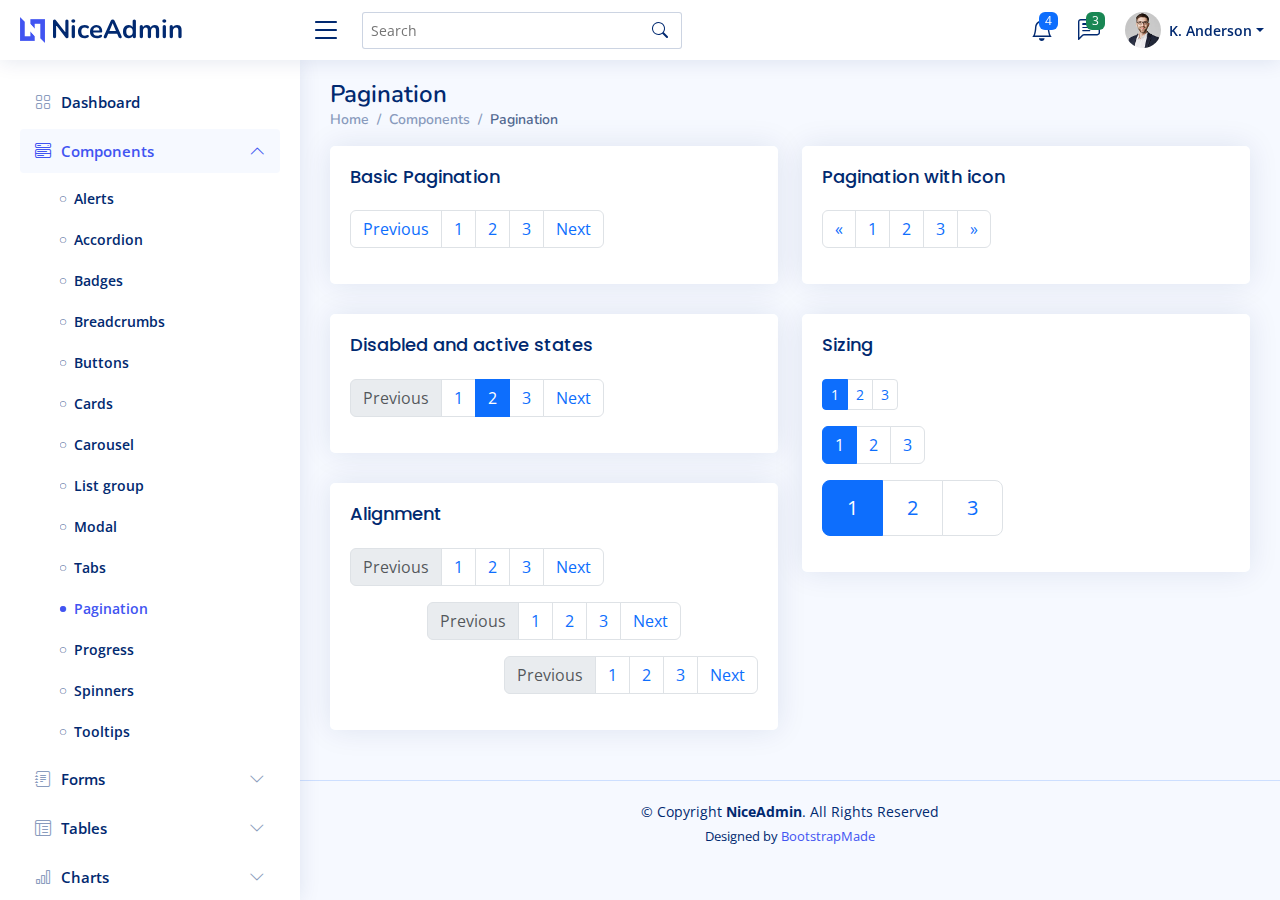
<file: components-pagination.html>
<!DOCTYPE html>
<html lang="en">

<head>
  <meta charset="utf-8">
  <meta content="width=device-width, initial-scale=1.0" name="viewport">

  <title>Components / Pagination - NiceAdmin Bootstrap Template</title>
  <meta content="" name="description">
  <meta content="" name="keywords">

  <!-- Favicons -->
  <link href="assets/img/favicon.png" rel="icon">
  <link href="assets/img/apple-touch-icon.png" rel="apple-touch-icon">

  <!-- Google Fonts -->
  <link href="https://fonts.gstatic.com" rel="preconnect">
  <link href="https://fonts.googleapis.com/css?family=Open+Sans:300,300i,400,400i,600,600i,700,700i|Nunito:300,300i,400,400i,600,600i,700,700i|Poppins:300,300i,400,400i,500,500i,600,600i,700,700i" rel="stylesheet">

  <!-- Vendor CSS Files -->
  <link href="assets/vendor/bootstrap/css/bootstrap.min.css" rel="stylesheet">
  <link href="assets/vendor/bootstrap-icons/bootstrap-icons.css" rel="stylesheet">
  <link href="assets/vendor/boxicons/css/boxicons.min.css" rel="stylesheet">
  <link href="assets/vendor/quill/quill.snow.css" rel="stylesheet">
  <link href="assets/vendor/quill/quill.bubble.css" rel="stylesheet">
  <link href="assets/vendor/remixicon/remixicon.css" rel="stylesheet">
  <link href="assets/vendor/simple-datatables/style.css" rel="stylesheet">

  <!-- Template Main CSS File -->
  <link href="assets/css/style.css" rel="stylesheet">

  <!-- =======================================================
  * Template Name: NiceAdmin
  * Template URL: https://bootstrapmade.com/nice-admin-bootstrap-admin-html-template/
  * Updated: Apr 20 2024 with Bootstrap v5.3.3
  * Author: BootstrapMade.com
  * License: https://bootstrapmade.com/license/
  ======================================================== -->
</head>

<body>

  <!-- ======= Header ======= -->
  <header id="header" class="header fixed-top d-flex align-items-center">

    <div class="d-flex align-items-center justify-content-between">
      <a href="index.html" class="logo d-flex align-items-center">
        <img src="assets/img/logo.png" alt="">
        <span class="d-none d-lg-block">NiceAdmin</span>
      </a>
      <i class="bi bi-list toggle-sidebar-btn"></i>
    </div><!-- End Logo -->

    <div class="search-bar">
      <form class="search-form d-flex align-items-center" method="POST" action="#">
        <input type="text" name="query" placeholder="Search" title="Enter search keyword">
        <button type="submit" title="Search"><i class="bi bi-search"></i></button>
      </form>
    </div><!-- End Search Bar -->

    <nav class="header-nav ms-auto">
      <ul class="d-flex align-items-center">

        <li class="nav-item d-block d-lg-none">
          <a class="nav-link nav-icon search-bar-toggle " href="#">
            <i class="bi bi-search"></i>
          </a>
        </li><!-- End Search Icon-->

        <li class="nav-item dropdown">

          <a class="nav-link nav-icon" href="#" data-bs-toggle="dropdown">
            <i class="bi bi-bell"></i>
            <span class="badge bg-primary badge-number">4</span>
          </a><!-- End Notification Icon -->

          <ul class="dropdown-menu dropdown-menu-end dropdown-menu-arrow notifications">
            <li class="dropdown-header">
              You have 4 new notifications
              <a href="#"><span class="badge rounded-pill bg-primary p-2 ms-2">View all</span></a>
            </li>
            <li>
              <hr class="dropdown-divider">
            </li>

            <li class="notification-item">
              <i class="bi bi-exclamation-circle text-warning"></i>
              <div>
                <h4>Lorem Ipsum</h4>
                <p>Quae dolorem earum veritatis oditseno</p>
                <p>30 min. ago</p>
              </div>
            </li>

            <li>
              <hr class="dropdown-divider">
            </li>

            <li class="notification-item">
              <i class="bi bi-x-circle text-danger"></i>
              <div>
                <h4>Atque rerum nesciunt</h4>
                <p>Quae dolorem earum veritatis oditseno</p>
                <p>1 hr. ago</p>
              </div>
            </li>

            <li>
              <hr class="dropdown-divider">
            </li>

            <li class="notification-item">
              <i class="bi bi-check-circle text-success"></i>
              <div>
                <h4>Sit rerum fuga</h4>
                <p>Quae dolorem earum veritatis oditseno</p>
                <p>2 hrs. ago</p>
              </div>
            </li>

            <li>
              <hr class="dropdown-divider">
            </li>

            <li class="notification-item">
              <i class="bi bi-info-circle text-primary"></i>
              <div>
                <h4>Dicta reprehenderit</h4>
                <p>Quae dolorem earum veritatis oditseno</p>
                <p>4 hrs. ago</p>
              </div>
            </li>

            <li>
              <hr class="dropdown-divider">
            </li>
            <li class="dropdown-footer">
              <a href="#">Show all notifications</a>
            </li>

          </ul><!-- End Notification Dropdown Items -->

        </li><!-- End Notification Nav -->

        <li class="nav-item dropdown">

          <a class="nav-link nav-icon" href="#" data-bs-toggle="dropdown">
            <i class="bi bi-chat-left-text"></i>
            <span class="badge bg-success badge-number">3</span>
          </a><!-- End Messages Icon -->

          <ul class="dropdown-menu dropdown-menu-end dropdown-menu-arrow messages">
            <li class="dropdown-header">
              You have 3 new messages
              <a href="#"><span class="badge rounded-pill bg-primary p-2 ms-2">View all</span></a>
            </li>
            <li>
              <hr class="dropdown-divider">
            </li>

            <li class="message-item">
              <a href="#">
                <img src="assets/img/messages-1.jpg" alt="" class="rounded-circle">
                <div>
                  <h4>Maria Hudson</h4>
                  <p>Velit asperiores et ducimus soluta repudiandae labore officia est ut...</p>
                  <p>4 hrs. ago</p>
                </div>
              </a>
            </li>
            <li>
              <hr class="dropdown-divider">
            </li>

            <li class="message-item">
              <a href="#">
                <img src="assets/img/messages-2.jpg" alt="" class="rounded-circle">
                <div>
                  <h4>Anna Nelson</h4>
                  <p>Velit asperiores et ducimus soluta repudiandae labore officia est ut...</p>
                  <p>6 hrs. ago</p>
                </div>
              </a>
            </li>
            <li>
              <hr class="dropdown-divider">
            </li>

            <li class="message-item">
              <a href="#">
                <img src="assets/img/messages-3.jpg" alt="" class="rounded-circle">
                <div>
                  <h4>David Muldon</h4>
                  <p>Velit asperiores et ducimus soluta repudiandae labore officia est ut...</p>
                  <p>8 hrs. ago</p>
                </div>
              </a>
            </li>
            <li>
              <hr class="dropdown-divider">
            </li>

            <li class="dropdown-footer">
              <a href="#">Show all messages</a>
            </li>

          </ul><!-- End Messages Dropdown Items -->

        </li><!-- End Messages Nav -->

        <li class="nav-item dropdown pe-3">

          <a class="nav-link nav-profile d-flex align-items-center pe-0" href="#" data-bs-toggle="dropdown">
            <img src="assets/img/profile-img.jpg" alt="Profile" class="rounded-circle">
            <span class="d-none d-md-block dropdown-toggle ps-2">K. Anderson</span>
          </a><!-- End Profile Iamge Icon -->

          <ul class="dropdown-menu dropdown-menu-end dropdown-menu-arrow profile">
            <li class="dropdown-header">
              <h6>Kevin Anderson</h6>
              <span>Web Designer</span>
            </li>
            <li>
              <hr class="dropdown-divider">
            </li>

            <li>
              <a class="dropdown-item d-flex align-items-center" href="users-profile.html">
                <i class="bi bi-person"></i>
                <span>My Profile</span>
              </a>
            </li>
            <li>
              <hr class="dropdown-divider">
            </li>

            <li>
              <a class="dropdown-item d-flex align-items-center" href="users-profile.html">
                <i class="bi bi-gear"></i>
                <span>Account Settings</span>
              </a>
            </li>
            <li>
              <hr class="dropdown-divider">
            </li>

            <li>
              <a class="dropdown-item d-flex align-items-center" href="pages-faq.html">
                <i class="bi bi-question-circle"></i>
                <span>Need Help?</span>
              </a>
            </li>
            <li>
              <hr class="dropdown-divider">
            </li>

            <li>
              <a class="dropdown-item d-flex align-items-center" href="#">
                <i class="bi bi-box-arrow-right"></i>
                <span>Sign Out</span>
              </a>
            </li>

          </ul><!-- End Profile Dropdown Items -->
        </li><!-- End Profile Nav -->

      </ul>
    </nav><!-- End Icons Navigation -->

  </header><!-- End Header -->

  <!-- ======= Sidebar ======= -->
  <aside id="sidebar" class="sidebar">

    <ul class="sidebar-nav" id="sidebar-nav">

      <li class="nav-item">
        <a class="nav-link collapsed" href="index.html">
          <i class="bi bi-grid"></i>
          <span>Dashboard</span>
        </a>
      </li><!-- End Dashboard Nav -->

      <li class="nav-item">
        <a class="nav-link " data-bs-target="#components-nav" data-bs-toggle="collapse" href="#">
          <i class="bi bi-menu-button-wide"></i><span>Components</span><i class="bi bi-chevron-down ms-auto"></i>
        </a>
        <ul id="components-nav" class="nav-content collapse show" data-bs-parent="#sidebar-nav">
          <li>
            <a href="components-alerts.html">
              <i class="bi bi-circle"></i><span>Alerts</span>
            </a>
          </li>
          <li>
            <a href="components-accordion.html">
              <i class="bi bi-circle"></i><span>Accordion</span>
            </a>
          </li>
          <li>
            <a href="components-badges.html">
              <i class="bi bi-circle"></i><span>Badges</span>
            </a>
          </li>
          <li>
            <a href="components-breadcrumbs.html">
              <i class="bi bi-circle"></i><span>Breadcrumbs</span>
            </a>
          </li>
          <li>
            <a href="components-buttons.html">
              <i class="bi bi-circle"></i><span>Buttons</span>
            </a>
          </li>
          <li>
            <a href="components-cards.html">
              <i class="bi bi-circle"></i><span>Cards</span>
            </a>
          </li>
          <li>
            <a href="components-carousel.html">
              <i class="bi bi-circle"></i><span>Carousel</span>
            </a>
          </li>
          <li>
            <a href="components-list-group.html">
              <i class="bi bi-circle"></i><span>List group</span>
            </a>
          </li>
          <li>
            <a href="components-modal.html">
              <i class="bi bi-circle"></i><span>Modal</span>
            </a>
          </li>
          <li>
            <a href="components-tabs.html">
              <i class="bi bi-circle"></i><span>Tabs</span>
            </a>
          </li>
          <li>
            <a href="components-pagination.html" class="active">
              <i class="bi bi-circle"></i><span>Pagination</span>
            </a>
          </li>
          <li>
            <a href="components-progress.html">
              <i class="bi bi-circle"></i><span>Progress</span>
            </a>
          </li>
          <li>
            <a href="components-spinners.html">
              <i class="bi bi-circle"></i><span>Spinners</span>
            </a>
          </li>
          <li>
            <a href="components-tooltips.html">
              <i class="bi bi-circle"></i><span>Tooltips</span>
            </a>
          </li>
        </ul>
      </li><!-- End Components Nav -->

      <li class="nav-item">
        <a class="nav-link collapsed" data-bs-target="#forms-nav" data-bs-toggle="collapse" href="#">
          <i class="bi bi-journal-text"></i><span>Forms</span><i class="bi bi-chevron-down ms-auto"></i>
        </a>
        <ul id="forms-nav" class="nav-content collapse " data-bs-parent="#sidebar-nav">
          <li>
            <a href="forms-elements.html">
              <i class="bi bi-circle"></i><span>Form Elements</span>
            </a>
          </li>
          <li>
            <a href="forms-layouts.html">
              <i class="bi bi-circle"></i><span>Form Layouts</span>
            </a>
          </li>
          <li>
            <a href="forms-editors.html">
              <i class="bi bi-circle"></i><span>Form Editors</span>
            </a>
          </li>
          <li>
            <a href="forms-validation.html">
              <i class="bi bi-circle"></i><span>Form Validation</span>
            </a>
          </li>
        </ul>
      </li><!-- End Forms Nav -->

      <li class="nav-item">
        <a class="nav-link collapsed" data-bs-target="#tables-nav" data-bs-toggle="collapse" href="#">
          <i class="bi bi-layout-text-window-reverse"></i><span>Tables</span><i class="bi bi-chevron-down ms-auto"></i>
        </a>
        <ul id="tables-nav" class="nav-content collapse " data-bs-parent="#sidebar-nav">
          <li>
            <a href="tables-general.html">
              <i class="bi bi-circle"></i><span>General Tables</span>
            </a>
          </li>
          <li>
            <a href="tables-data.html">
              <i class="bi bi-circle"></i><span>Data Tables</span>
            </a>
          </li>
        </ul>
      </li><!-- End Tables Nav -->

      <li class="nav-item">
        <a class="nav-link collapsed" data-bs-target="#charts-nav" data-bs-toggle="collapse" href="#">
          <i class="bi bi-bar-chart"></i><span>Charts</span><i class="bi bi-chevron-down ms-auto"></i>
        </a>
        <ul id="charts-nav" class="nav-content collapse " data-bs-parent="#sidebar-nav">
          <li>
            <a href="charts-chartjs.html">
              <i class="bi bi-circle"></i><span>Chart.js</span>
            </a>
          </li>
          <li>
            <a href="charts-apexcharts.html">
              <i class="bi bi-circle"></i><span>ApexCharts</span>
            </a>
          </li>
          <li>
            <a href="charts-echarts.html">
              <i class="bi bi-circle"></i><span>ECharts</span>
            </a>
          </li>
        </ul>
      </li><!-- End Charts Nav -->

      <li class="nav-item">
        <a class="nav-link collapsed" data-bs-target="#icons-nav" data-bs-toggle="collapse" href="#">
          <i class="bi bi-gem"></i><span>Icons</span><i class="bi bi-chevron-down ms-auto"></i>
        </a>
        <ul id="icons-nav" class="nav-content collapse " data-bs-parent="#sidebar-nav">
          <li>
            <a href="icons-bootstrap.html">
              <i class="bi bi-circle"></i><span>Bootstrap Icons</span>
            </a>
          </li>
          <li>
            <a href="icons-remix.html">
              <i class="bi bi-circle"></i><span>Remix Icons</span>
            </a>
          </li>
          <li>
            <a href="icons-boxicons.html">
              <i class="bi bi-circle"></i><span>Boxicons</span>
            </a>
          </li>
        </ul>
      </li><!-- End Icons Nav -->

      <li class="nav-heading">Pages</li>

      <li class="nav-item">
        <a class="nav-link collapsed" href="users-profile.html">
          <i class="bi bi-person"></i>
          <span>Profile</span>
        </a>
      </li><!-- End Profile Page Nav -->

      <li class="nav-item">
        <a class="nav-link collapsed" href="pages-faq.html">
          <i class="bi bi-question-circle"></i>
          <span>F.A.Q</span>
        </a>
      </li><!-- End F.A.Q Page Nav -->

      <li class="nav-item">
        <a class="nav-link collapsed" href="pages-contact.html">
          <i class="bi bi-envelope"></i>
          <span>Contact</span>
        </a>
      </li><!-- End Contact Page Nav -->

      <li class="nav-item">
        <a class="nav-link collapsed" href="pages-register.html">
          <i class="bi bi-card-list"></i>
          <span>Register</span>
        </a>
      </li><!-- End Register Page Nav -->

      <li class="nav-item">
        <a class="nav-link collapsed" href="pages-login.html">
          <i class="bi bi-box-arrow-in-right"></i>
          <span>Login</span>
        </a>
      </li><!-- End Login Page Nav -->

      <li class="nav-item">
        <a class="nav-link collapsed" href="pages-error-404.html">
          <i class="bi bi-dash-circle"></i>
          <span>Error 404</span>
        </a>
      </li><!-- End Error 404 Page Nav -->

      <li class="nav-item">
        <a class="nav-link collapsed" href="pages-blank.html">
          <i class="bi bi-file-earmark"></i>
          <span>Blank</span>
        </a>
      </li><!-- End Blank Page Nav -->

    </ul>

  </aside><!-- End Sidebar-->

  <main id="main" class="main">

    <div class="pagetitle">
      <h1>Pagination</h1>
      <nav>
        <ol class="breadcrumb">
          <li class="breadcrumb-item"><a href="index.html">Home</a></li>
          <li class="breadcrumb-item">Components</li>
          <li class="breadcrumb-item active">Pagination</li>
        </ol>
      </nav>
    </div><!-- End Page Title -->

    <section class="section">
      <div class="row">
        <div class="col-lg-6">

          <div class="card">
            <div class="card-body">
              <h5 class="card-title">Basic Pagination</h5>

              <!-- Basic Pagination -->
              <nav aria-label="Page navigation example">
                <ul class="pagination">
                  <li class="page-item"><a class="page-link" href="#">Previous</a></li>
                  <li class="page-item"><a class="page-link" href="#">1</a></li>
                  <li class="page-item"><a class="page-link" href="#">2</a></li>
                  <li class="page-item"><a class="page-link" href="#">3</a></li>
                  <li class="page-item"><a class="page-link" href="#">Next</a></li>
                </ul>
              </nav><!-- End Basic Pagination -->

            </div>
          </div>

          <div class="card">
            <div class="card-body">
              <h5 class="card-title">Disabled and active states</h5>

              <!-- Disabled and active states -->
              <nav aria-label="...">
                <ul class="pagination">
                  <li class="page-item disabled">
                    <a class="page-link" href="#" tabindex="-1" aria-disabled="true">Previous</a>
                  </li>
                  <li class="page-item"><a class="page-link" href="#">1</a></li>
                  <li class="page-item active" aria-current="page">
                    <a class="page-link" href="#">2</a>
                  </li>
                  <li class="page-item"><a class="page-link" href="#">3</a></li>
                  <li class="page-item">
                    <a class="page-link" href="#">Next</a>
                  </li>
                </ul>
              </nav><!-- End Disabled and active states -->

            </div>
          </div>

          <div class="card">
            <div class="card-body">
              <h5 class="card-title">Alignment</h5>

              <!-- Left/Start Pagination -->
              <nav aria-label="Page navigation example">
                <ul class="pagination">
                  <li class="page-item disabled">
                    <a class="page-link" href="#" tabindex="-1" aria-disabled="true">Previous</a>
                  </li>
                  <li class="page-item"><a class="page-link" href="#">1</a></li>
                  <li class="page-item"><a class="page-link" href="#">2</a></li>
                  <li class="page-item"><a class="page-link" href="#">3</a></li>
                  <li class="page-item">
                    <a class="page-link" href="#">Next</a>
                  </li>
                </ul>
              </nav><!-- End Left/Start Pagination -->

              <!-- Centered Pagination -->
              <nav aria-label="Page navigation example">
                <ul class="pagination justify-content-center">
                  <li class="page-item disabled">
                    <a class="page-link" href="#" tabindex="-1" aria-disabled="true">Previous</a>
                  </li>
                  <li class="page-item"><a class="page-link" href="#">1</a></li>
                  <li class="page-item"><a class="page-link" href="#">2</a></li>
                  <li class="page-item"><a class="page-link" href="#">3</a></li>
                  <li class="page-item">
                    <a class="page-link" href="#">Next</a>
                  </li>
                </ul>
              </nav><!-- End Centered Pagination -->

              <!-- Right/End Aligned Pagination -->
              <nav aria-label="Page navigation example">
                <ul class="pagination justify-content-end">
                  <li class="page-item disabled">
                    <a class="page-link" href="#" tabindex="-1" aria-disabled="true">Previous</a>
                  </li>
                  <li class="page-item"><a class="page-link" href="#">1</a></li>
                  <li class="page-item"><a class="page-link" href="#">2</a></li>
                  <li class="page-item"><a class="page-link" href="#">3</a></li>
                  <li class="page-item">
                    <a class="page-link" href="#">Next</a>
                  </li>
                </ul>
              </nav><!-- End Right/End Aligned Pagination -->

            </div>
          </div>

        </div>

        <div class="col-lg-6">

          <div class="card">
            <div class="card-body">
              <h5 class="card-title">Pagination with icon</h5>

              <!-- Pagination with icons -->
              <nav aria-label="Page navigation example">
                <ul class="pagination">
                  <li class="page-item">
                    <a class="page-link" href="#" aria-label="Previous">
                      <span aria-hidden="true">&laquo;</span>
                    </a>
                  </li>
                  <li class="page-item"><a class="page-link" href="#">1</a></li>
                  <li class="page-item"><a class="page-link" href="#">2</a></li>
                  <li class="page-item"><a class="page-link" href="#">3</a></li>
                  <li class="page-item">
                    <a class="page-link" href="#" aria-label="Next">
                      <span aria-hidden="true">&raquo;</span>
                    </a>
                  </li>
                </ul>
              </nav><!-- End Pagination with icons -->

            </div>
          </div>

          <div class="card">
            <div class="card-body">
              <h5 class="card-title">Sizing</h5>

              <!-- Small Sizing -->
              <nav aria-label="...">
                <ul class="pagination pagination-sm">
                  <li class="page-item active" aria-current="page">
                    <span class="page-link">1</span>
                  </li>
                  <li class="page-item"><a class="page-link" href="#">2</a></li>
                  <li class="page-item"><a class="page-link" href="#">3</a></li>
                </ul>
              </nav><!-- End Small Sizing -->

              <!-- Normal Sizing -->
              <nav aria-label="...">
                <ul class="pagination">
                  <li class="page-item active" aria-current="page">
                    <span class="page-link">1</span>
                  </li>
                  <li class="page-item"><a class="page-link" href="#">2</a></li>
                  <li class="page-item"><a class="page-link" href="#">3</a></li>
                </ul>
              </nav><!-- End Normal Sizing -->

              <!-- Large Sizing -->
              <nav aria-label="...">
                <ul class="pagination pagination-lg">
                  <li class="page-item active" aria-current="page">
                    <span class="page-link">1</span>
                  </li>
                  <li class="page-item"><a class="page-link" href="#">2</a></li>
                  <li class="page-item"><a class="page-link" href="#">3</a></li>
                </ul>
              </nav><!-- End Large Sizing -->

            </div>
          </div>

        </div>
      </div>
    </section>

  </main><!-- End #main -->

  <!-- ======= Footer ======= -->
  <footer id="footer" class="footer">
    <div class="copyright">
      &copy; Copyright <strong><span>NiceAdmin</span></strong>. All Rights Reserved
    </div>
    <div class="credits">
      <!-- All the links in the footer should remain intact. -->
      <!-- You can delete the links only if you purchased the pro version. -->
      <!-- Licensing information: https://bootstrapmade.com/license/ -->
      <!-- Purchase the pro version with working PHP/AJAX contact form: https://bootstrapmade.com/nice-admin-bootstrap-admin-html-template/ -->
      Designed by <a href="https://bootstrapmade.com/">BootstrapMade</a>
    </div>
  </footer><!-- End Footer -->

  <a href="#" class="back-to-top d-flex align-items-center justify-content-center"><i class="bi bi-arrow-up-short"></i></a>

  <!-- Vendor JS Files -->
  <script src="assets/vendor/apexcharts/apexcharts.min.js"></script>
  <script src="assets/vendor/bootstrap/js/bootstrap.bundle.min.js"></script>
  <script src="assets/vendor/chart.js/chart.umd.js"></script>
  <script src="assets/vendor/echarts/echarts.min.js"></script>
  <script src="assets/vendor/quill/quill.js"></script>
  <script src="assets/vendor/simple-datatables/simple-datatables.js"></script>
  <script src="assets/vendor/tinymce/tinymce.min.js"></script>
  <script src="assets/vendor/php-email-form/validate.js"></script>

  <!-- Template Main JS File -->
  <script src="assets/js/main.js"></script>

</body>

</html>
</file>
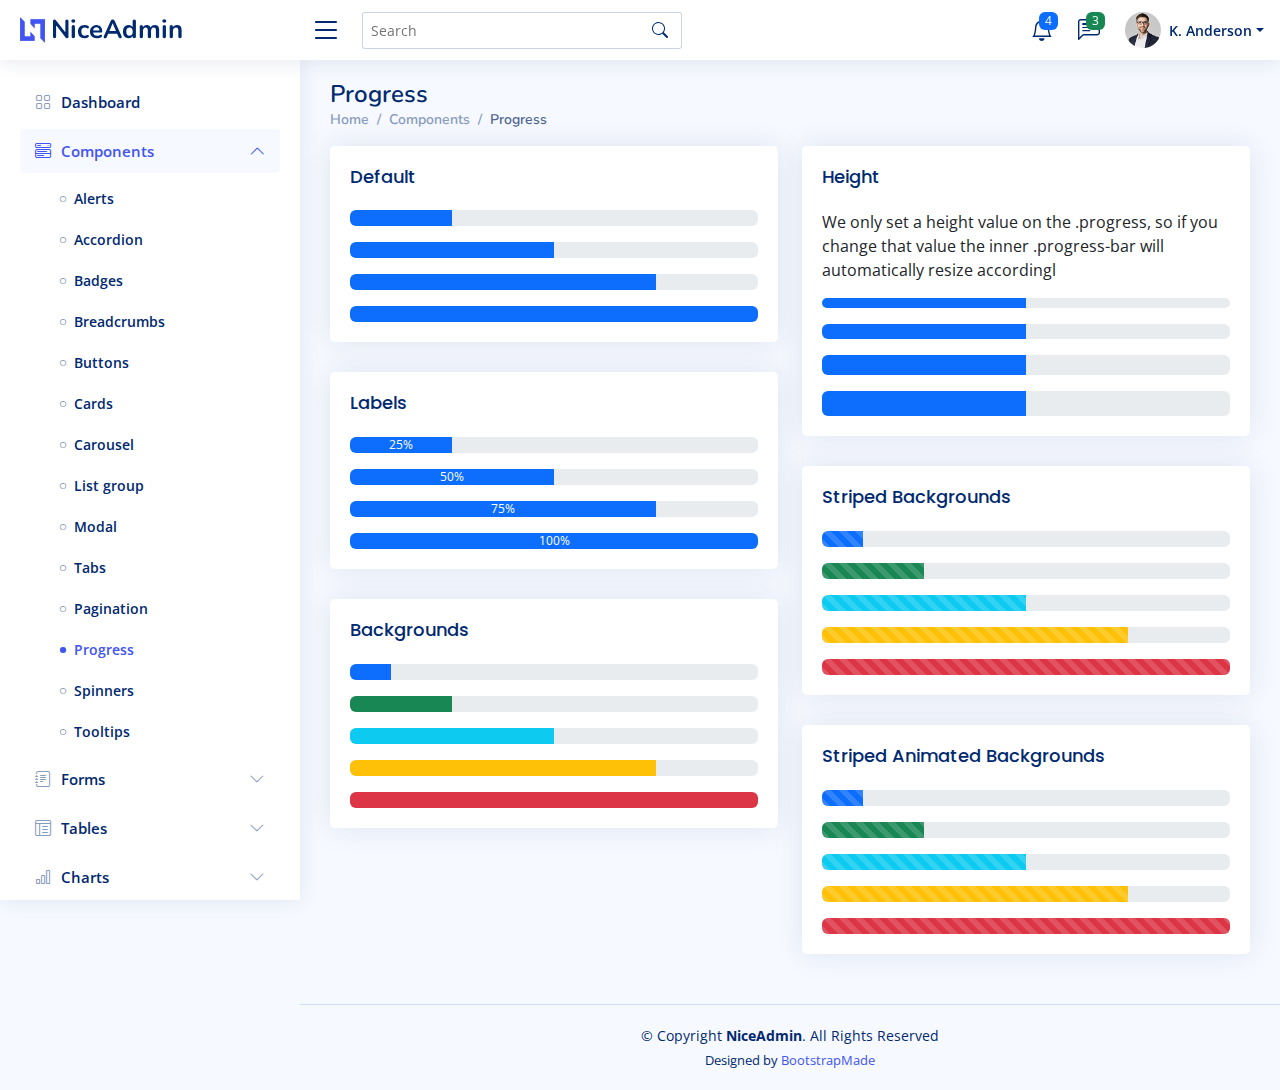
<file: components-progress.html>
<!DOCTYPE html>
<html lang="en">

<head>
  <meta charset="utf-8">
  <meta content="width=device-width, initial-scale=1.0" name="viewport">

  <title>Components / Progress - NiceAdmin Bootstrap Template</title>
  <meta content="" name="description">
  <meta content="" name="keywords">

  <!-- Favicons -->
  <link href="assets/img/favicon.png" rel="icon">
  <link href="assets/img/apple-touch-icon.png" rel="apple-touch-icon">

  <!-- Google Fonts -->
  <link href="https://fonts.gstatic.com" rel="preconnect">
  <link href="https://fonts.googleapis.com/css?family=Open+Sans:300,300i,400,400i,600,600i,700,700i|Nunito:300,300i,400,400i,600,600i,700,700i|Poppins:300,300i,400,400i,500,500i,600,600i,700,700i" rel="stylesheet">

  <!-- Vendor CSS Files -->
  <link href="assets/vendor/bootstrap/css/bootstrap.min.css" rel="stylesheet">
  <link href="assets/vendor/bootstrap-icons/bootstrap-icons.css" rel="stylesheet">
  <link href="assets/vendor/boxicons/css/boxicons.min.css" rel="stylesheet">
  <link href="assets/vendor/quill/quill.snow.css" rel="stylesheet">
  <link href="assets/vendor/quill/quill.bubble.css" rel="stylesheet">
  <link href="assets/vendor/remixicon/remixicon.css" rel="stylesheet">
  <link href="assets/vendor/simple-datatables/style.css" rel="stylesheet">

  <!-- Template Main CSS File -->
  <link href="assets/css/style.css" rel="stylesheet">

  <!-- =======================================================
  * Template Name: NiceAdmin
  * Template URL: https://bootstrapmade.com/nice-admin-bootstrap-admin-html-template/
  * Updated: Apr 20 2024 with Bootstrap v5.3.3
  * Author: BootstrapMade.com
  * License: https://bootstrapmade.com/license/
  ======================================================== -->
</head>

<body>

  <!-- ======= Header ======= -->
  <header id="header" class="header fixed-top d-flex align-items-center">

    <div class="d-flex align-items-center justify-content-between">
      <a href="index.html" class="logo d-flex align-items-center">
        <img src="assets/img/logo.png" alt="">
        <span class="d-none d-lg-block">NiceAdmin</span>
      </a>
      <i class="bi bi-list toggle-sidebar-btn"></i>
    </div><!-- End Logo -->

    <div class="search-bar">
      <form class="search-form d-flex align-items-center" method="POST" action="#">
        <input type="text" name="query" placeholder="Search" title="Enter search keyword">
        <button type="submit" title="Search"><i class="bi bi-search"></i></button>
      </form>
    </div><!-- End Search Bar -->

    <nav class="header-nav ms-auto">
      <ul class="d-flex align-items-center">

        <li class="nav-item d-block d-lg-none">
          <a class="nav-link nav-icon search-bar-toggle " href="#">
            <i class="bi bi-search"></i>
          </a>
        </li><!-- End Search Icon-->

        <li class="nav-item dropdown">

          <a class="nav-link nav-icon" href="#" data-bs-toggle="dropdown">
            <i class="bi bi-bell"></i>
            <span class="badge bg-primary badge-number">4</span>
          </a><!-- End Notification Icon -->

          <ul class="dropdown-menu dropdown-menu-end dropdown-menu-arrow notifications">
            <li class="dropdown-header">
              You have 4 new notifications
              <a href="#"><span class="badge rounded-pill bg-primary p-2 ms-2">View all</span></a>
            </li>
            <li>
              <hr class="dropdown-divider">
            </li>

            <li class="notification-item">
              <i class="bi bi-exclamation-circle text-warning"></i>
              <div>
                <h4>Lorem Ipsum</h4>
                <p>Quae dolorem earum veritatis oditseno</p>
                <p>30 min. ago</p>
              </div>
            </li>

            <li>
              <hr class="dropdown-divider">
            </li>

            <li class="notification-item">
              <i class="bi bi-x-circle text-danger"></i>
              <div>
                <h4>Atque rerum nesciunt</h4>
                <p>Quae dolorem earum veritatis oditseno</p>
                <p>1 hr. ago</p>
              </div>
            </li>

            <li>
              <hr class="dropdown-divider">
            </li>

            <li class="notification-item">
              <i class="bi bi-check-circle text-success"></i>
              <div>
                <h4>Sit rerum fuga</h4>
                <p>Quae dolorem earum veritatis oditseno</p>
                <p>2 hrs. ago</p>
              </div>
            </li>

            <li>
              <hr class="dropdown-divider">
            </li>

            <li class="notification-item">
              <i class="bi bi-info-circle text-primary"></i>
              <div>
                <h4>Dicta reprehenderit</h4>
                <p>Quae dolorem earum veritatis oditseno</p>
                <p>4 hrs. ago</p>
              </div>
            </li>

            <li>
              <hr class="dropdown-divider">
            </li>
            <li class="dropdown-footer">
              <a href="#">Show all notifications</a>
            </li>

          </ul><!-- End Notification Dropdown Items -->

        </li><!-- End Notification Nav -->

        <li class="nav-item dropdown">

          <a class="nav-link nav-icon" href="#" data-bs-toggle="dropdown">
            <i class="bi bi-chat-left-text"></i>
            <span class="badge bg-success badge-number">3</span>
          </a><!-- End Messages Icon -->

          <ul class="dropdown-menu dropdown-menu-end dropdown-menu-arrow messages">
            <li class="dropdown-header">
              You have 3 new messages
              <a href="#"><span class="badge rounded-pill bg-primary p-2 ms-2">View all</span></a>
            </li>
            <li>
              <hr class="dropdown-divider">
            </li>

            <li class="message-item">
              <a href="#">
                <img src="assets/img/messages-1.jpg" alt="" class="rounded-circle">
                <div>
                  <h4>Maria Hudson</h4>
                  <p>Velit asperiores et ducimus soluta repudiandae labore officia est ut...</p>
                  <p>4 hrs. ago</p>
                </div>
              </a>
            </li>
            <li>
              <hr class="dropdown-divider">
            </li>

            <li class="message-item">
              <a href="#">
                <img src="assets/img/messages-2.jpg" alt="" class="rounded-circle">
                <div>
                  <h4>Anna Nelson</h4>
                  <p>Velit asperiores et ducimus soluta repudiandae labore officia est ut...</p>
                  <p>6 hrs. ago</p>
                </div>
              </a>
            </li>
            <li>
              <hr class="dropdown-divider">
            </li>

            <li class="message-item">
              <a href="#">
                <img src="assets/img/messages-3.jpg" alt="" class="rounded-circle">
                <div>
                  <h4>David Muldon</h4>
                  <p>Velit asperiores et ducimus soluta repudiandae labore officia est ut...</p>
                  <p>8 hrs. ago</p>
                </div>
              </a>
            </li>
            <li>
              <hr class="dropdown-divider">
            </li>

            <li class="dropdown-footer">
              <a href="#">Show all messages</a>
            </li>

          </ul><!-- End Messages Dropdown Items -->

        </li><!-- End Messages Nav -->

        <li class="nav-item dropdown pe-3">

          <a class="nav-link nav-profile d-flex align-items-center pe-0" href="#" data-bs-toggle="dropdown">
            <img src="assets/img/profile-img.jpg" alt="Profile" class="rounded-circle">
            <span class="d-none d-md-block dropdown-toggle ps-2">K. Anderson</span>
          </a><!-- End Profile Iamge Icon -->

          <ul class="dropdown-menu dropdown-menu-end dropdown-menu-arrow profile">
            <li class="dropdown-header">
              <h6>Kevin Anderson</h6>
              <span>Web Designer</span>
            </li>
            <li>
              <hr class="dropdown-divider">
            </li>

            <li>
              <a class="dropdown-item d-flex align-items-center" href="users-profile.html">
                <i class="bi bi-person"></i>
                <span>My Profile</span>
              </a>
            </li>
            <li>
              <hr class="dropdown-divider">
            </li>

            <li>
              <a class="dropdown-item d-flex align-items-center" href="users-profile.html">
                <i class="bi bi-gear"></i>
                <span>Account Settings</span>
              </a>
            </li>
            <li>
              <hr class="dropdown-divider">
            </li>

            <li>
              <a class="dropdown-item d-flex align-items-center" href="pages-faq.html">
                <i class="bi bi-question-circle"></i>
                <span>Need Help?</span>
              </a>
            </li>
            <li>
              <hr class="dropdown-divider">
            </li>

            <li>
              <a class="dropdown-item d-flex align-items-center" href="#">
                <i class="bi bi-box-arrow-right"></i>
                <span>Sign Out</span>
              </a>
            </li>

          </ul><!-- End Profile Dropdown Items -->
        </li><!-- End Profile Nav -->

      </ul>
    </nav><!-- End Icons Navigation -->

  </header><!-- End Header -->

  <!-- ======= Sidebar ======= -->
  <aside id="sidebar" class="sidebar">

    <ul class="sidebar-nav" id="sidebar-nav">

      <li class="nav-item">
        <a class="nav-link collapsed" href="index.html">
          <i class="bi bi-grid"></i>
          <span>Dashboard</span>
        </a>
      </li><!-- End Dashboard Nav -->

      <li class="nav-item">
        <a class="nav-link " data-bs-target="#components-nav" data-bs-toggle="collapse" href="#">
          <i class="bi bi-menu-button-wide"></i><span>Components</span><i class="bi bi-chevron-down ms-auto"></i>
        </a>
        <ul id="components-nav" class="nav-content collapse show" data-bs-parent="#sidebar-nav">
          <li>
            <a href="components-alerts.html">
              <i class="bi bi-circle"></i><span>Alerts</span>
            </a>
          </li>
          <li>
            <a href="components-accordion.html">
              <i class="bi bi-circle"></i><span>Accordion</span>
            </a>
          </li>
          <li>
            <a href="components-badges.html">
              <i class="bi bi-circle"></i><span>Badges</span>
            </a>
          </li>
          <li>
            <a href="components-breadcrumbs.html">
              <i class="bi bi-circle"></i><span>Breadcrumbs</span>
            </a>
          </li>
          <li>
            <a href="components-buttons.html">
              <i class="bi bi-circle"></i><span>Buttons</span>
            </a>
          </li>
          <li>
            <a href="components-cards.html">
              <i class="bi bi-circle"></i><span>Cards</span>
            </a>
          </li>
          <li>
            <a href="components-carousel.html">
              <i class="bi bi-circle"></i><span>Carousel</span>
            </a>
          </li>
          <li>
            <a href="components-list-group.html">
              <i class="bi bi-circle"></i><span>List group</span>
            </a>
          </li>
          <li>
            <a href="components-modal.html">
              <i class="bi bi-circle"></i><span>Modal</span>
            </a>
          </li>
          <li>
            <a href="components-tabs.html">
              <i class="bi bi-circle"></i><span>Tabs</span>
            </a>
          </li>
          <li>
            <a href="components-pagination.html">
              <i class="bi bi-circle"></i><span>Pagination</span>
            </a>
          </li>
          <li>
            <a href="components-progress.html" class="active">
              <i class="bi bi-circle"></i><span>Progress</span>
            </a>
          </li>
          <li>
            <a href="components-spinners.html">
              <i class="bi bi-circle"></i><span>Spinners</span>
            </a>
          </li>
          <li>
            <a href="components-tooltips.html">
              <i class="bi bi-circle"></i><span>Tooltips</span>
            </a>
          </li>
        </ul>
      </li><!-- End Components Nav -->

      <li class="nav-item">
        <a class="nav-link collapsed" data-bs-target="#forms-nav" data-bs-toggle="collapse" href="#">
          <i class="bi bi-journal-text"></i><span>Forms</span><i class="bi bi-chevron-down ms-auto"></i>
        </a>
        <ul id="forms-nav" class="nav-content collapse " data-bs-parent="#sidebar-nav">
          <li>
            <a href="forms-elements.html">
              <i class="bi bi-circle"></i><span>Form Elements</span>
            </a>
          </li>
          <li>
            <a href="forms-layouts.html">
              <i class="bi bi-circle"></i><span>Form Layouts</span>
            </a>
          </li>
          <li>
            <a href="forms-editors.html">
              <i class="bi bi-circle"></i><span>Form Editors</span>
            </a>
          </li>
          <li>
            <a href="forms-validation.html">
              <i class="bi bi-circle"></i><span>Form Validation</span>
            </a>
          </li>
        </ul>
      </li><!-- End Forms Nav -->

      <li class="nav-item">
        <a class="nav-link collapsed" data-bs-target="#tables-nav" data-bs-toggle="collapse" href="#">
          <i class="bi bi-layout-text-window-reverse"></i><span>Tables</span><i class="bi bi-chevron-down ms-auto"></i>
        </a>
        <ul id="tables-nav" class="nav-content collapse " data-bs-parent="#sidebar-nav">
          <li>
            <a href="tables-general.html">
              <i class="bi bi-circle"></i><span>General Tables</span>
            </a>
          </li>
          <li>
            <a href="tables-data.html">
              <i class="bi bi-circle"></i><span>Data Tables</span>
            </a>
          </li>
        </ul>
      </li><!-- End Tables Nav -->

      <li class="nav-item">
        <a class="nav-link collapsed" data-bs-target="#charts-nav" data-bs-toggle="collapse" href="#">
          <i class="bi bi-bar-chart"></i><span>Charts</span><i class="bi bi-chevron-down ms-auto"></i>
        </a>
        <ul id="charts-nav" class="nav-content collapse " data-bs-parent="#sidebar-nav">
          <li>
            <a href="charts-chartjs.html">
              <i class="bi bi-circle"></i><span>Chart.js</span>
            </a>
          </li>
          <li>
            <a href="charts-apexcharts.html">
              <i class="bi bi-circle"></i><span>ApexCharts</span>
            </a>
          </li>
          <li>
            <a href="charts-echarts.html">
              <i class="bi bi-circle"></i><span>ECharts</span>
            </a>
          </li>
        </ul>
      </li><!-- End Charts Nav -->

      <li class="nav-item">
        <a class="nav-link collapsed" data-bs-target="#icons-nav" data-bs-toggle="collapse" href="#">
          <i class="bi bi-gem"></i><span>Icons</span><i class="bi bi-chevron-down ms-auto"></i>
        </a>
        <ul id="icons-nav" class="nav-content collapse " data-bs-parent="#sidebar-nav">
          <li>
            <a href="icons-bootstrap.html">
              <i class="bi bi-circle"></i><span>Bootstrap Icons</span>
            </a>
          </li>
          <li>
            <a href="icons-remix.html">
              <i class="bi bi-circle"></i><span>Remix Icons</span>
            </a>
          </li>
          <li>
            <a href="icons-boxicons.html">
              <i class="bi bi-circle"></i><span>Boxicons</span>
            </a>
          </li>
        </ul>
      </li><!-- End Icons Nav -->

      <li class="nav-heading">Pages</li>

      <li class="nav-item">
        <a class="nav-link collapsed" href="users-profile.html">
          <i class="bi bi-person"></i>
          <span>Profile</span>
        </a>
      </li><!-- End Profile Page Nav -->

      <li class="nav-item">
        <a class="nav-link collapsed" href="pages-faq.html">
          <i class="bi bi-question-circle"></i>
          <span>F.A.Q</span>
        </a>
      </li><!-- End F.A.Q Page Nav -->

      <li class="nav-item">
        <a class="nav-link collapsed" href="pages-contact.html">
          <i class="bi bi-envelope"></i>
          <span>Contact</span>
        </a>
      </li><!-- End Contact Page Nav -->

      <li class="nav-item">
        <a class="nav-link collapsed" href="pages-register.html">
          <i class="bi bi-card-list"></i>
          <span>Register</span>
        </a>
      </li><!-- End Register Page Nav -->

      <li class="nav-item">
        <a class="nav-link collapsed" href="pages-login.html">
          <i class="bi bi-box-arrow-in-right"></i>
          <span>Login</span>
        </a>
      </li><!-- End Login Page Nav -->

      <li class="nav-item">
        <a class="nav-link collapsed" href="pages-error-404.html">
          <i class="bi bi-dash-circle"></i>
          <span>Error 404</span>
        </a>
      </li><!-- End Error 404 Page Nav -->

      <li class="nav-item">
        <a class="nav-link collapsed" href="pages-blank.html">
          <i class="bi bi-file-earmark"></i>
          <span>Blank</span>
        </a>
      </li><!-- End Blank Page Nav -->

    </ul>

  </aside><!-- End Sidebar-->

  <main id="main" class="main">

    <div class="pagetitle">
      <h1>Progress</h1>
      <nav>
        <ol class="breadcrumb">
          <li class="breadcrumb-item"><a href="index.html">Home</a></li>
          <li class="breadcrumb-item">Components</li>
          <li class="breadcrumb-item active">Progress</li>
        </ol>
      </nav>
    </div><!-- End Page Title -->

    <section class="section">
      <div class="row">
        <div class="col-lg-6">

          <div class="card">
            <div class="card-body">
              <h5 class="card-title">Default</h5>

              <!-- Default Progress Bars-->
              <div class="progress">
                <div class="progress-bar" role="progressbar" style="width: 25%" aria-valuenow="25" aria-valuemin="0" aria-valuemax="100"></div>
              </div>
              <div class="progress mt-3">
                <div class="progress-bar" role="progressbar" style="width: 50%" aria-valuenow="50" aria-valuemin="0" aria-valuemax="100"></div>
              </div>
              <div class="progress mt-3">
                <div class="progress-bar" role="progressbar" style="width: 75%" aria-valuenow="75" aria-valuemin="0" aria-valuemax="100"></div>
              </div>
              <div class="progress mt-3">
                <div class="progress-bar" role="progressbar" style="width: 100%" aria-valuenow="100" aria-valuemin="0" aria-valuemax="100"></div>
              </div><!-- End Default Progress Bars-->

            </div>
          </div>

          <div class="card">
            <div class="card-body">
              <h5 class="card-title">Labels</h5>

              <!-- Progress Bars with labels-->
              <div class="progress">
                <div class="progress-bar" role="progressbar" style="width: 25%" aria-valuenow="25" aria-valuemin="0" aria-valuemax="100">25%</div>
              </div>
              <div class="progress mt-3">
                <div class="progress-bar" role="progressbar" style="width: 50%" aria-valuenow="50" aria-valuemin="0" aria-valuemax="100">50%</div>
              </div>
              <div class="progress mt-3">
                <div class="progress-bar" role="progressbar" style="width: 75%" aria-valuenow="75" aria-valuemin="0" aria-valuemax="100">75%</div>
              </div>
              <div class="progress mt-3">
                <div class="progress-bar" role="progressbar" style="width: 100%" aria-valuenow="100" aria-valuemin="0" aria-valuemax="100">100%</div>
              </div><!-- End Progress Bars with labels -->

            </div>
          </div>

          <div class="card">
            <div class="card-body">
              <h5 class="card-title">Backgrounds</h5>

              <!-- Progress Bars with Backgrounds-->
              <div class="progress">
                <div class="progress-bar" role="progressbar" style="width: 10%" aria-valuenow="10" aria-valuemin="0" aria-valuemax="100"></div>
              </div>
              <div class="progress mt-3">
                <div class="progress-bar bg-success" role="progressbar" style="width: 25%" aria-valuenow="25" aria-valuemin="0" aria-valuemax="100"></div>
              </div>
              <div class="progress mt-3">
                <div class="progress-bar bg-info" role="progressbar" style="width: 50%" aria-valuenow="50" aria-valuemin="0" aria-valuemax="100"></div>
              </div>
              <div class="progress mt-3">
                <div class="progress-bar bg-warning" role="progressbar" style="width: 75%" aria-valuenow="75" aria-valuemin="0" aria-valuemax="100"></div>
              </div>
              <div class="progress mt-3">
                <div class="progress-bar bg-danger" role="progressbar" style="width: 100%" aria-valuenow="100" aria-valuemin="0" aria-valuemax="100"></div>
              </div><!-- End Progress Bars with Backgrounds -->

            </div>
          </div>

        </div>

        <div class="col-lg-6">

          <div class="card">
            <div class="card-body">
              <h5 class="card-title">Height</h5>
              <p>We only set a height value on the .progress, so if you change that value the inner .progress-bar will automatically resize accordingl</p>

              <!-- Progress Bars with heights-->
              <div class="progress" style="height: 10px;">
                <div class="progress-bar" role="progressbar" style="width: 50%" aria-valuenow="50" aria-valuemin="0" aria-valuemax="100"></div>
              </div>
              <div class="progress mt-3" style="height: 15px;">
                <div class="progress-bar" role="progressbar" style="width: 50%" aria-valuenow="50" aria-valuemin="0" aria-valuemax="100"></div>
              </div>
              <div class="progress mt-3" style="height: 20px;">
                <div class="progress-bar" role="progressbar" style="width: 50%" aria-valuenow="50" aria-valuemin="0" aria-valuemax="100"></div>
              </div>
              <div class="progress mt-3" style="height: 25px;">
                <div class="progress-bar" role="progressbar" style="width: 50%" aria-valuenow="50" aria-valuemin="0" aria-valuemax="100"></div>
              </div><!-- End Progress Bars with heights -->

            </div>
          </div>

          <div class="card">
            <div class="card-body">
              <h5 class="card-title">Striped Backgrounds</h5>

              <!-- Progress Bars with Striped Backgrounds-->
              <div class="progress">
                <div class="progress-bar progress-bar-striped" role="progressbar" style="width: 10%" aria-valuenow="10" aria-valuemin="0" aria-valuemax="100"></div>
              </div>
              <div class="progress mt-3">
                <div class="progress-bar progress-bar-striped bg-success" role="progressbar" style="width: 25%" aria-valuenow="25" aria-valuemin="0" aria-valuemax="100"></div>
              </div>
              <div class="progress mt-3">
                <div class="progress-bar progress-bar-striped bg-info" role="progressbar" style="width: 50%" aria-valuenow="50" aria-valuemin="0" aria-valuemax="100"></div>
              </div>
              <div class="progress mt-3">
                <div class="progress-bar progress-bar-striped bg-warning" role="progressbar" style="width: 75%" aria-valuenow="75" aria-valuemin="0" aria-valuemax="100"></div>
              </div>
              <div class="progress mt-3">
                <div class="progress-bar progress-bar-striped bg-danger" role="progressbar" style="width: 100%" aria-valuenow="100" aria-valuemin="0" aria-valuemax="100"></div>
              </div><!-- End Progress Bars with Striped Backgrounds -->

            </div>
          </div>

          <div class="card">
            <div class="card-body">
              <h5 class="card-title">Striped Animated Backgrounds</h5>

              <!-- Progress Bars with Striped Backgrounds-->
              <div class="progress">
                <div class="progress-bar progress-bar-striped progress-bar-animated" role="progressbar" style="width: 10%" aria-valuenow="10" aria-valuemin="0" aria-valuemax="100"></div>
              </div>
              <div class="progress mt-3">
                <div class="progress-bar progress-bar-striped bg-success progress-bar-animated" role="progressbar" style="width: 25%" aria-valuenow="25" aria-valuemin="0" aria-valuemax="100"></div>
              </div>
              <div class="progress mt-3">
                <div class="progress-bar progress-bar-striped bg-info progress-bar-animated" role="progressbar" style="width: 50%" aria-valuenow="50" aria-valuemin="0" aria-valuemax="100"></div>
              </div>
              <div class="progress mt-3">
                <div class="progress-bar progress-bar-striped bg-warning progress-bar-animated" role="progressbar" style="width: 75%" aria-valuenow="75" aria-valuemin="0" aria-valuemax="100"></div>
              </div>
              <div class="progress mt-3">
                <div class="progress-bar progress-bar-striped bg-danger progress-bar-animated" role="progressbar" style="width: 100%" aria-valuenow="100" aria-valuemin="0" aria-valuemax="100"></div>
              </div><!-- End Progress Bars with Striped Animated Backgrounds -->

            </div>
          </div>

        </div>
      </div>
    </section>

  </main><!-- End #main -->

  <!-- ======= Footer ======= -->
  <footer id="footer" class="footer">
    <div class="copyright">
      &copy; Copyright <strong><span>NiceAdmin</span></strong>. All Rights Reserved
    </div>
    <div class="credits">
      <!-- All the links in the footer should remain intact. -->
      <!-- You can delete the links only if you purchased the pro version. -->
      <!-- Licensing information: https://bootstrapmade.com/license/ -->
      <!-- Purchase the pro version with working PHP/AJAX contact form: https://bootstrapmade.com/nice-admin-bootstrap-admin-html-template/ -->
      Designed by <a href="https://bootstrapmade.com/">BootstrapMade</a>
    </div>
  </footer><!-- End Footer -->

  <a href="#" class="back-to-top d-flex align-items-center justify-content-center"><i class="bi bi-arrow-up-short"></i></a>

  <!-- Vendor JS Files -->
  <script src="assets/vendor/apexcharts/apexcharts.min.js"></script>
  <script src="assets/vendor/bootstrap/js/bootstrap.bundle.min.js"></script>
  <script src="assets/vendor/chart.js/chart.umd.js"></script>
  <script src="assets/vendor/echarts/echarts.min.js"></script>
  <script src="assets/vendor/quill/quill.js"></script>
  <script src="assets/vendor/simple-datatables/simple-datatables.js"></script>
  <script src="assets/vendor/tinymce/tinymce.min.js"></script>
  <script src="assets/vendor/php-email-form/validate.js"></script>

  <!-- Template Main JS File -->
  <script src="assets/js/main.js"></script>

</body>

</html>
</file>
<file: assets/vendor/quill/quill.snow.css>
/*!
 * Quill Editor v2.0.2
 * https://quilljs.com
 * Copyright (c) 2017-2024, Slab
 * Copyright (c) 2014, Jason Chen
 * Copyright (c) 2013, salesforce.com
 */
.ql-container{box-sizing:border-box;font-family:Helvetica,Arial,sans-serif;font-size:13px;height:100%;margin:0;position:relative}.ql-container.ql-disabled .ql-tooltip{visibility:hidden}.ql-container:not(.ql-disabled) li[data-list=checked] > .ql-ui,.ql-container:not(.ql-disabled) li[data-list=unchecked] > .ql-ui{cursor:pointer}.ql-clipboard{left:-100000px;height:1px;overflow-y:hidden;position:absolute;top:50%}.ql-clipboard p{margin:0;padding:0}.ql-editor{box-sizing:border-box;counter-reset:list-0 list-1 list-2 list-3 list-4 list-5 list-6 list-7 list-8 list-9;line-height:1.42;height:100%;outline:none;overflow-y:auto;padding:12px 15px;tab-size:4;-moz-tab-size:4;text-align:left;white-space:pre-wrap;word-wrap:break-word}.ql-editor > *{cursor:text}.ql-editor p,.ql-editor ol,.ql-editor pre,.ql-editor blockquote,.ql-editor h1,.ql-editor h2,.ql-editor h3,.ql-editor h4,.ql-editor h5,.ql-editor h6{margin:0;padding:0}@supports (counter-set:none){.ql-editor p,.ql-editor h1,.ql-editor h2,.ql-editor h3,.ql-editor h4,.ql-editor h5,.ql-editor h6{counter-set:list-0 list-1 list-2 list-3 list-4 list-5 list-6 list-7 list-8 list-9}}@supports not (counter-set:none){.ql-editor p,.ql-editor h1,.ql-editor h2,.ql-editor h3,.ql-editor h4,.ql-editor h5,.ql-editor h6{counter-reset:list-0 list-1 list-2 list-3 list-4 list-5 list-6 list-7 list-8 list-9}}.ql-editor table{border-collapse:collapse}.ql-editor td{border:1px solid #000;padding:2px 5px}.ql-editor ol{padding-left:1.5em}.ql-editor li{list-style-type:none;padding-left:1.5em;position:relative}.ql-editor li > .ql-ui:before{display:inline-block;margin-left:-1.5em;margin-right:.3em;text-align:right;white-space:nowrap;width:1.2em}.ql-editor li[data-list=checked] > .ql-ui,.ql-editor li[data-list=unchecked] > .ql-ui{color:#777}.ql-editor li[data-list=bullet] > .ql-ui:before{content:'\2022'}.ql-editor li[data-list=checked] > .ql-ui:before{content:'\2611'}.ql-editor li[data-list=unchecked] > .ql-ui:before{content:'\2610'}@supports (counter-set:none){.ql-editor li[data-list]{counter-set:list-1 list-2 list-3 list-4 list-5 list-6 list-7 list-8 list-9}}@supports not (counter-set:none){.ql-editor li[data-list]{counter-reset:list-1 list-2 list-3 list-4 list-5 list-6 list-7 list-8 list-9}}.ql-editor li[data-list=ordered]{counter-increment:list-0}.ql-editor li[data-list=ordered] > .ql-ui:before{content:counter(list-0, decimal) '. '}.ql-editor li[data-list=ordered].ql-indent-1{counter-increment:list-1}.ql-editor li[data-list=ordered].ql-indent-1 > .ql-ui:before{content:counter(list-1, lower-alpha) '. '}@supports (counter-set:none){.ql-editor li[data-list].ql-indent-1{counter-set:list-2 list-3 list-4 list-5 list-6 list-7 list-8 list-9}}@supports not (counter-set:none){.ql-editor li[data-list].ql-indent-1{counter-reset:list-2 list-3 list-4 list-5 list-6 list-7 list-8 list-9}}.ql-editor li[data-list=ordered].ql-indent-2{counter-increment:list-2}.ql-editor li[data-list=ordered].ql-indent-2 > .ql-ui:before{content:counter(list-2, lower-roman) '. '}@supports (counter-set:none){.ql-editor li[data-list].ql-indent-2{counter-set:list-3 list-4 list-5 list-6 list-7 list-8 list-9}}@supports not (counter-set:none){.ql-editor li[data-list].ql-indent-2{counter-reset:list-3 list-4 list-5 list-6 list-7 list-8 list-9}}.ql-editor li[data-list=ordered].ql-indent-3{counter-increment:list-3}.ql-editor li[data-list=ordered].ql-indent-3 > .ql-ui:before{content:counter(list-3, decimal) '. '}@supports (counter-set:none){.ql-editor li[data-list].ql-indent-3{counter-set:list-4 list-5 list-6 list-7 list-8 list-9}}@supports not (counter-set:none){.ql-editor li[data-list].ql-indent-3{counter-reset:list-4 list-5 list-6 list-7 list-8 list-9}}.ql-editor li[data-list=ordered].ql-indent-4{counter-increment:list-4}.ql-editor li[data-list=ordered].ql-indent-4 > .ql-ui:before{content:counter(list-4, lower-alpha) '. '}@supports (counter-set:none){.ql-editor li[data-list].ql-indent-4{counter-set:list-5 list-6 list-7 list-8 list-9}}@supports not (counter-set:none){.ql-editor li[data-list].ql-indent-4{counter-reset:list-5 list-6 list-7 list-8 list-9}}.ql-editor li[data-list=ordered].ql-indent-5{counter-increment:list-5}.ql-editor li[data-list=ordered].ql-indent-5 > .ql-ui:before{content:counter(list-5, lower-roman) '. '}@supports (counter-set:none){.ql-editor li[data-list].ql-indent-5{counter-set:list-6 list-7 list-8 list-9}}@supports not (counter-set:none){.ql-editor li[data-list].ql-indent-5{counter-reset:list-6 list-7 list-8 list-9}}.ql-editor li[data-list=ordered].ql-indent-6{counter-increment:list-6}.ql-editor li[data-list=ordered].ql-indent-6 > .ql-ui:before{content:counter(list-6, decimal) '. '}@supports (counter-set:none){.ql-editor li[data-list].ql-indent-6{counter-set:list-7 list-8 list-9}}@supports not (counter-set:none){.ql-editor li[data-list].ql-indent-6{counter-reset:list-7 list-8 list-9}}.ql-editor li[data-list=ordered].ql-indent-7{counter-increment:list-7}.ql-editor li[data-list=ordered].ql-indent-7 > .ql-ui:before{content:counter(list-7, lower-alpha) '. '}@supports (counter-set:none){.ql-editor li[data-list].ql-indent-7{counter-set:list-8 list-9}}@supports not (counter-set:none){.ql-editor li[data-list].ql-indent-7{counter-reset:list-8 list-9}}.ql-editor li[data-list=ordered].ql-indent-8{counter-increment:list-8}.ql-editor li[data-list=ordered].ql-indent-8 > .ql-ui:before{content:counter(list-8, lower-roman) '. '}@supports (counter-set:none){.ql-editor li[data-list].ql-indent-8{counter-set:list-9}}@supports not (counter-set:none){.ql-editor li[data-list].ql-indent-8{counter-reset:list-9}}.ql-editor li[data-list=ordered].ql-indent-9{counter-increment:list-9}.ql-editor li[data-list=ordered].ql-indent-9 > .ql-ui:before{content:counter(list-9, decimal) '. '}.ql-editor .ql-indent-1:not(.ql-direction-rtl){padding-left:3em}.ql-editor li.ql-indent-1:not(.ql-direction-rtl){padding-left:4.5em}.ql-editor .ql-indent-1.ql-direction-rtl.ql-align-right{padding-right:3em}.ql-editor li.ql-indent-1.ql-direction-rtl.ql-align-right{padding-right:4.5em}.ql-editor .ql-indent-2:not(.ql-direction-rtl){padding-left:6em}.ql-editor li.ql-indent-2:not(.ql-direction-rtl){padding-left:7.5em}.ql-editor .ql-indent-2.ql-direction-rtl.ql-align-right{padding-right:6em}.ql-editor li.ql-indent-2.ql-direction-rtl.ql-align-right{padding-right:7.5em}.ql-editor .ql-indent-3:not(.ql-direction-rtl){padding-left:9em}.ql-editor li.ql-indent-3:not(.ql-direction-rtl){padding-left:10.5em}.ql-editor .ql-indent-3.ql-direction-rtl.ql-align-right{padding-right:9em}.ql-editor li.ql-indent-3.ql-direction-rtl.ql-align-right{padding-right:10.5em}.ql-editor .ql-indent-4:not(.ql-direction-rtl){padding-left:12em}.ql-editor li.ql-indent-4:not(.ql-direction-rtl){padding-left:13.5em}.ql-editor .ql-indent-4.ql-direction-rtl.ql-align-right{padding-right:12em}.ql-editor li.ql-indent-4.ql-direction-rtl.ql-align-right{padding-right:13.5em}.ql-editor .ql-indent-5:not(.ql-direction-rtl){padding-left:15em}.ql-editor li.ql-indent-5:not(.ql-direction-rtl){padding-left:16.5em}.ql-editor .ql-indent-5.ql-direction-rtl.ql-align-right{padding-right:15em}.ql-editor li.ql-indent-5.ql-direction-rtl.ql-align-right{padding-right:16.5em}.ql-editor .ql-indent-6:not(.ql-direction-rtl){padding-left:18em}.ql-editor li.ql-indent-6:not(.ql-direction-rtl){padding-left:19.5em}.ql-editor .ql-indent-6.ql-direction-rtl.ql-align-right{padding-right:18em}.ql-editor li.ql-indent-6.ql-direction-rtl.ql-align-right{padding-right:19.5em}.ql-editor .ql-indent-7:not(.ql-direction-rtl){padding-left:21em}.ql-editor li.ql-indent-7:not(.ql-direction-rtl){padding-left:22.5em}.ql-editor .ql-indent-7.ql-direction-rtl.ql-align-right{padding-right:21em}.ql-editor li.ql-indent-7.ql-direction-rtl.ql-align-right{padding-right:22.5em}.ql-editor .ql-indent-8:not(.ql-direction-rtl){padding-left:24em}.ql-editor li.ql-indent-8:not(.ql-direction-rtl){padding-left:25.5em}.ql-editor .ql-indent-8.ql-direction-rtl.ql-align-right{padding-right:24em}.ql-editor li.ql-indent-8.ql-direction-rtl.ql-align-right{padding-right:25.5em}.ql-editor .ql-indent-9:not(.ql-direction-rtl){padding-left:27em}.ql-editor li.ql-indent-9:not(.ql-direction-rtl){padding-left:28.5em}.ql-editor .ql-indent-9.ql-direction-rtl.ql-align-right{padding-right:27em}.ql-editor li.ql-indent-9.ql-direction-rtl.ql-align-right{padding-right:28.5em}.ql-editor li.ql-direction-rtl{padding-right:1.5em}.ql-editor li.ql-direction-rtl > .ql-ui:before{margin-left:.3em;margin-right:-1.5em;text-align:left}.ql-editor table{table-layout:fixed;width:100%}.ql-editor table td{outline:none}.ql-editor .ql-code-block-container{font-family:monospace}.ql-editor .ql-video{display:block;max-width:100%}.ql-editor .ql-video.ql-align-center{margin:0 auto}.ql-editor .ql-video.ql-align-right{margin:0 0 0 auto}.ql-editor .ql-bg-black{background-color:#000}.ql-editor .ql-bg-red{background-color:#e60000}.ql-editor .ql-bg-orange{background-color:#f90}.ql-editor .ql-bg-yellow{background-color:#ff0}.ql-editor .ql-bg-green{background-color:#008a00}.ql-editor .ql-bg-blue{background-color:#06c}.ql-editor .ql-bg-purple{background-color:#93f}.ql-editor .ql-color-white{color:#fff}.ql-editor .ql-color-red{color:#e60000}.ql-editor .ql-color-orange{color:#f90}.ql-editor .ql-color-yellow{color:#ff0}.ql-editor .ql-color-green{color:#008a00}.ql-editor .ql-color-blue{color:#06c}.ql-editor .ql-color-purple{color:#93f}.ql-editor .ql-font-serif{font-family:Georgia,Times New Roman,serif}.ql-editor .ql-font-monospace{font-family:Monaco,Courier New,monospace}.ql-editor .ql-size-small{font-size:.75em}.ql-editor .ql-size-large{font-size:1.5em}.ql-editor .ql-size-huge{font-size:2.5em}.ql-editor .ql-direction-rtl{direction:rtl;text-align:inherit}.ql-editor .ql-align-center{text-align:center}.ql-editor .ql-align-justify{text-align:justify}.ql-editor .ql-align-right{text-align:right}.ql-editor .ql-ui{position:absolute}.ql-editor.ql-blank::before{color:rgba(0,0,0,0.6);content:attr(data-placeholder);font-style:italic;left:15px;pointer-events:none;position:absolute;right:15px}.ql-snow.ql-toolbar:after,.ql-snow .ql-toolbar:after{clear:both;content:'';display:table}.ql-snow.ql-toolbar button,.ql-snow .ql-toolbar button{background:none;border:none;cursor:pointer;display:inline-block;float:left;height:24px;padding:3px 5px;width:28px}.ql-snow.ql-toolbar button svg,.ql-snow .ql-toolbar button svg{float:left;height:100%}.ql-snow.ql-toolbar button:active:hover,.ql-snow .ql-toolbar button:active:hover{outline:none}.ql-snow.ql-toolbar input.ql-image[type=file],.ql-snow .ql-toolbar input.ql-image[type=file]{display:none}.ql-snow.ql-toolbar button:hover,.ql-snow .ql-toolbar button:hover,.ql-snow.ql-toolbar button:focus,.ql-snow .ql-toolbar button:focus,.ql-snow.ql-toolbar button.ql-active,.ql-snow .ql-toolbar button.ql-active,.ql-snow.ql-toolbar .ql-picker-label:hover,.ql-snow .ql-toolbar .ql-picker-label:hover,.ql-snow.ql-toolbar .ql-picker-label.ql-active,.ql-snow .ql-toolbar .ql-picker-label.ql-active,.ql-snow.ql-toolbar .ql-picker-item:hover,.ql-snow .ql-toolbar .ql-picker-item:hover,.ql-snow.ql-toolbar .ql-picker-item.ql-selected,.ql-snow .ql-toolbar .ql-picker-item.ql-selected{color:#06c}.ql-snow.ql-toolbar button:hover .ql-fill,.ql-snow .ql-toolbar button:hover .ql-fill,.ql-snow.ql-toolbar button:focus .ql-fill,.ql-snow .ql-toolbar button:focus .ql-fill,.ql-snow.ql-toolbar button.ql-active .ql-fill,.ql-snow .ql-toolbar button.ql-active .ql-fill,.ql-snow.ql-toolbar .ql-picker-label:hover .ql-fill,.ql-snow .ql-toolbar .ql-picker-label:hover .ql-fill,.ql-snow.ql-toolbar .ql-picker-label.ql-active .ql-fill,.ql-snow .ql-toolbar .ql-picker-label.ql-active .ql-fill,.ql-snow.ql-toolbar .ql-picker-item:hover .ql-fill,.ql-snow .ql-toolbar .ql-picker-item:hover .ql-fill,.ql-snow.ql-toolbar .ql-picker-item.ql-selected .ql-fill,.ql-snow .ql-toolbar .ql-picker-item.ql-selected .ql-fill,.ql-snow.ql-toolbar button:hover .ql-stroke.ql-fill,.ql-snow .ql-toolbar button:hover .ql-stroke.ql-fill,.ql-snow.ql-toolbar button:focus .ql-stroke.ql-fill,.ql-snow .ql-toolbar button:focus .ql-stroke.ql-fill,.ql-snow.ql-toolbar button.ql-active .ql-stroke.ql-fill,.ql-snow .ql-toolbar button.ql-active .ql-stroke.ql-fill,.ql-snow.ql-toolbar .ql-picker-label:hover .ql-stroke.ql-fill,.ql-snow .ql-toolbar .ql-picker-label:hover .ql-stroke.ql-fill,.ql-snow.ql-toolbar .ql-picker-label.ql-active .ql-stroke.ql-fill,.ql-snow .ql-toolbar .ql-picker-label.ql-active .ql-stroke.ql-fill,.ql-snow.ql-toolbar .ql-picker-item:hover .ql-stroke.ql-fill,.ql-snow .ql-toolbar .ql-picker-item:hover .ql-stroke.ql-fill,.ql-snow.ql-toolbar .ql-picker-item.ql-selected .ql-stroke.ql-fill,.ql-snow .ql-toolbar .ql-picker-item.ql-selected .ql-stroke.ql-fill{fill:#06c}.ql-snow.ql-toolbar button:hover .ql-stroke,.ql-snow .ql-toolbar button:hover .ql-stroke,.ql-snow.ql-toolbar button:focus .ql-stroke,.ql-snow .ql-toolbar button:focus .ql-stroke,.ql-snow.ql-toolbar button.ql-active .ql-stroke,.ql-snow .ql-toolbar button.ql-active .ql-stroke,.ql-snow.ql-toolbar .ql-picker-label:hover .ql-stroke,.ql-snow .ql-toolbar .ql-picker-label:hover .ql-stroke,.ql-snow.ql-toolbar .ql-picker-label.ql-active .ql-stroke,.ql-snow .ql-toolbar .ql-picker-label.ql-active .ql-stroke,.ql-snow.ql-toolbar .ql-picker-item:hover .ql-stroke,.ql-snow .ql-toolbar .ql-picker-item:hover .ql-stroke,.ql-snow.ql-toolbar .ql-picker-item.ql-selected .ql-stroke,.ql-snow .ql-toolbar .ql-picker-item.ql-selected .ql-stroke,.ql-snow.ql-toolbar button:hover .ql-stroke-miter,.ql-snow .ql-toolbar button:hover .ql-stroke-miter,.ql-snow.ql-toolbar button:focus .ql-stroke-miter,.ql-snow .ql-toolbar button:focus .ql-stroke-miter,.ql-snow.ql-toolbar button.ql-active .ql-stroke-miter,.ql-snow .ql-toolbar button.ql-active .ql-stroke-miter,.ql-snow.ql-toolbar .ql-picker-label:hover .ql-stroke-miter,.ql-snow .ql-toolbar .ql-picker-label:hover .ql-stroke-miter,.ql-snow.ql-toolbar .ql-picker-label.ql-active .ql-stroke-miter,.ql-snow .ql-toolbar .ql-picker-label.ql-active .ql-stroke-miter,.ql-snow.ql-toolbar .ql-picker-item:hover .ql-stroke-miter,.ql-snow .ql-toolbar .ql-picker-item:hover .ql-stroke-miter,.ql-snow.ql-toolbar .ql-picker-item.ql-selected .ql-stroke-miter,.ql-snow .ql-toolbar .ql-picker-item.ql-selected .ql-stroke-miter{stroke:#06c}@media (pointer:coarse){.ql-snow.ql-toolbar button:hover:not(.ql-active),.ql-snow .ql-toolbar button:hover:not(.ql-active){color:#444}.ql-snow.ql-toolbar button:hover:not(.ql-active) .ql-fill,.ql-snow .ql-toolbar button:hover:not(.ql-active) .ql-fill,.ql-snow.ql-toolbar button:hover:not(.ql-active) .ql-stroke.ql-fill,.ql-snow .ql-toolbar button:hover:not(.ql-active) .ql-stroke.ql-fill{fill:#444}.ql-snow.ql-toolbar button:hover:not(.ql-active) .ql-stroke,.ql-snow .ql-toolbar button:hover:not(.ql-active) .ql-stroke,.ql-snow.ql-toolbar button:hover:not(.ql-active) .ql-stroke-miter,.ql-snow .ql-toolbar button:hover:not(.ql-active) .ql-stroke-miter{stroke:#444}}.ql-snow{box-sizing:border-box}.ql-snow *{box-sizing:border-box}.ql-snow .ql-hidden{display:none}.ql-snow .ql-out-bottom,.ql-snow .ql-out-top{visibility:hidden}.ql-snow .ql-tooltip{position:absolute;transform:translateY(10px)}.ql-snow .ql-tooltip a{cursor:pointer;text-decoration:none}.ql-snow .ql-tooltip.ql-flip{transform:translateY(-10px)}.ql-snow .ql-formats{display:inline-block;vertical-align:middle}.ql-snow .ql-formats:after{clear:both;content:'';display:table}.ql-snow .ql-stroke{fill:none;stroke:#444;stroke-linecap:round;stroke-linejoin:round;stroke-width:2}.ql-snow .ql-stroke-miter{fill:none;stroke:#444;stroke-miterlimit:10;stroke-width:2}.ql-snow .ql-fill,.ql-snow .ql-stroke.ql-fill{fill:#444}.ql-snow .ql-empty{fill:none}.ql-snow .ql-even{fill-rule:evenodd}.ql-snow .ql-thin,.ql-snow .ql-stroke.ql-thin{stroke-width:1}.ql-snow .ql-transparent{opacity:.4}.ql-snow .ql-direction svg:last-child{display:none}.ql-snow .ql-direction.ql-active svg:last-child{display:inline}.ql-snow .ql-direction.ql-active svg:first-child{display:none}.ql-snow .ql-editor h1{font-size:2em}.ql-snow .ql-editor h2{font-size:1.5em}.ql-snow .ql-editor h3{font-size:1.17em}.ql-snow .ql-editor h4{font-size:1em}.ql-snow .ql-editor h5{font-size:.83em}.ql-snow .ql-editor h6{font-size:.67em}.ql-snow .ql-editor a{text-decoration:underline}.ql-snow .ql-editor blockquote{border-left:4px solid #ccc;margin-bottom:5px;margin-top:5px;padding-left:16px}.ql-snow .ql-editor code,.ql-snow .ql-editor .ql-code-block-container{background-color:#f0f0f0;border-radius:3px}.ql-snow .ql-editor .ql-code-block-container{margin-bottom:5px;margin-top:5px;padding:5px 10px}.ql-snow .ql-editor code{font-size:85%;padding:2px 4px}.ql-snow .ql-editor .ql-code-block-container{background-color:#23241f;color:#f8f8f2;overflow:visible}.ql-snow .ql-editor img{max-width:100%}.ql-snow .ql-picker{color:#444;display:inline-block;float:left;font-size:14px;font-weight:500;height:24px;position:relative;vertical-align:middle}.ql-snow .ql-picker-label{cursor:pointer;display:inline-block;height:100%;padding-left:8px;padding-right:2px;position:relative;width:100%}.ql-snow .ql-picker-label::before{display:inline-block;line-height:22px}.ql-snow .ql-picker-options{background-color:#fff;display:none;min-width:100%;padding:4px 8px;position:absolute;white-space:nowrap}.ql-snow .ql-picker-options .ql-picker-item{cursor:pointer;display:block;padding-bottom:5px;padding-top:5px}.ql-snow .ql-picker.ql-expanded .ql-picker-label{color:#ccc;z-index:2}.ql-snow .ql-picker.ql-expanded .ql-picker-label .ql-fill{fill:#ccc}.ql-snow .ql-picker.ql-expanded .ql-picker-label .ql-stroke{stroke:#ccc}.ql-snow .ql-picker.ql-expanded .ql-picker-options{display:block;margin-top:-1px;top:100%;z-index:1}.ql-snow .ql-color-picker,.ql-snow .ql-icon-picker{width:28px}.ql-snow .ql-color-picker .ql-picker-label,.ql-snow .ql-icon-picker .ql-picker-label{padding:2px 4px}.ql-snow .ql-color-picker .ql-picker-label svg,.ql-snow .ql-icon-picker .ql-picker-label svg{right:4px}.ql-snow .ql-icon-picker .ql-picker-options{padding:4px 0}.ql-snow .ql-icon-picker .ql-picker-item{height:24px;width:24px;padding:2px 4px}.ql-snow .ql-color-picker .ql-picker-options{padding:3px 5px;width:152px}.ql-snow .ql-color-picker .ql-picker-item{border:1px solid transparent;float:left;height:16px;margin:2px;padding:0;width:16px}.ql-snow .ql-picker:not(.ql-color-picker):not(.ql-icon-picker) svg{position:absolute;margin-top:-9px;right:0;top:50%;width:18px}.ql-snow .ql-picker.ql-header .ql-picker-label[data-label]:not([data-label=''])::before,.ql-snow .ql-picker.ql-font .ql-picker-label[data-label]:not([data-label=''])::before,.ql-snow .ql-picker.ql-size .ql-picker-label[data-label]:not([data-label=''])::before,.ql-snow .ql-picker.ql-header .ql-picker-item[data-label]:not([data-label=''])::before,.ql-snow .ql-picker.ql-font .ql-picker-item[data-label]:not([data-label=''])::before,.ql-snow .ql-picker.ql-size .ql-picker-item[data-label]:not([data-label=''])::before{content:attr(data-label)}.ql-snow .ql-picker.ql-header{width:98px}.ql-snow .ql-picker.ql-header .ql-picker-label::before,.ql-snow .ql-picker.ql-header .ql-picker-item::before{content:'Normal'}.ql-snow .ql-picker.ql-header .ql-picker-label[data-value="1"]::before,.ql-snow .ql-picker.ql-header .ql-picker-item[data-value="1"]::before{content:'Heading 1'}.ql-snow .ql-picker.ql-header .ql-picker-label[data-value="2"]::before,.ql-snow .ql-picker.ql-header .ql-picker-item[data-value="2"]::before{content:'Heading 2'}.ql-snow .ql-picker.ql-header .ql-picker-label[data-value="3"]::before,.ql-snow .ql-picker.ql-header .ql-picker-item[data-value="3"]::before{content:'Heading 3'}.ql-snow .ql-picker.ql-header .ql-picker-label[data-value="4"]::before,.ql-snow .ql-picker.ql-header .ql-picker-item[data-value="4"]::before{content:'Heading 4'}.ql-snow .ql-picker.ql-header .ql-picker-label[data-value="5"]::before,.ql-snow .ql-picker.ql-header .ql-picker-item[data-value="5"]::before{content:'Heading 5'}.ql-snow .ql-picker.ql-header .ql-picker-label[data-value="6"]::before,.ql-snow .ql-picker.ql-header .ql-picker-item[data-value="6"]::before{content:'Heading 6'}.ql-snow .ql-picker.ql-header .ql-picker-item[data-value="1"]::before{font-size:2em}.ql-snow .ql-picker.ql-header .ql-picker-item[data-value="2"]::before{font-size:1.5em}.ql-snow .ql-picker.ql-header .ql-picker-item[data-value="3"]::before{font-size:1.17em}.ql-snow .ql-picker.ql-header .ql-picker-item[data-value="4"]::before{font-size:1em}.ql-snow .ql-picker.ql-header .ql-picker-item[data-value="5"]::before{font-size:.83em}.ql-snow .ql-picker.ql-header .ql-picker-item[data-value="6"]::before{font-size:.67em}.ql-snow .ql-picker.ql-font{width:108px}.ql-snow .ql-picker.ql-font .ql-picker-label::before,.ql-snow .ql-picker.ql-font .ql-picker-item::before{content:'Sans Serif'}.ql-snow .ql-picker.ql-font .ql-picker-label[data-value=serif]::before,.ql-snow .ql-picker.ql-font .ql-picker-item[data-value=serif]::before{content:'Serif'}.ql-snow .ql-picker.ql-font .ql-picker-label[data-value=monospace]::before,.ql-snow .ql-picker.ql-font .ql-picker-item[data-value=monospace]::before{content:'Monospace'}.ql-snow .ql-picker.ql-font .ql-picker-item[data-value=serif]::before{font-family:Georgia,Times New Roman,serif}.ql-snow .ql-picker.ql-font .ql-picker-item[data-value=monospace]::before{font-family:Monaco,Courier New,monospace}.ql-snow .ql-picker.ql-size{width:98px}.ql-snow .ql-picker.ql-size .ql-picker-label::before,.ql-snow .ql-picker.ql-size .ql-picker-item::before{content:'Normal'}.ql-snow .ql-picker.ql-size .ql-picker-label[data-value=small]::before,.ql-snow .ql-picker.ql-size .ql-picker-item[data-value=small]::before{content:'Small'}.ql-snow .ql-picker.ql-size .ql-picker-label[data-value=large]::before,.ql-snow .ql-picker.ql-size .ql-picker-item[data-value=large]::before{content:'Large'}.ql-snow .ql-picker.ql-size .ql-picker-label[data-value=huge]::before,.ql-snow .ql-picker.ql-size .ql-picker-item[data-value=huge]::before{content:'Huge'}.ql-snow .ql-picker.ql-size .ql-picker-item[data-value=small]::before{font-size:10px}.ql-snow .ql-picker.ql-size .ql-picker-item[data-value=large]::before{font-size:18px}.ql-snow .ql-picker.ql-size .ql-picker-item[data-value=huge]::before{font-size:32px}.ql-snow .ql-color-picker.ql-background .ql-picker-item{background-color:#fff}.ql-snow .ql-color-picker.ql-color .ql-picker-item{background-color:#000}.ql-code-block-container{position:relative}.ql-code-block-container .ql-ui{right:5px;top:5px}.ql-toolbar.ql-snow{border:1px solid #ccc;box-sizing:border-box;font-family:'Helvetica Neue','Helvetica','Arial',sans-serif;padding:8px}.ql-toolbar.ql-snow .ql-formats{margin-right:15px}.ql-toolbar.ql-snow .ql-picker-label{border:1px solid transparent}.ql-toolbar.ql-snow .ql-picker-options{border:1px solid transparent;box-shadow:rgba(0,0,0,0.2) 0 2px 8px}.ql-toolbar.ql-snow .ql-picker.ql-expanded .ql-picker-label{border-color:#ccc}.ql-toolbar.ql-snow .ql-picker.ql-expanded .ql-picker-options{border-color:#ccc}.ql-toolbar.ql-snow .ql-color-picker .ql-picker-item.ql-selected,.ql-toolbar.ql-snow .ql-color-picker .ql-picker-item:hover{border-color:#000}.ql-toolbar.ql-snow + .ql-container.ql-snow{border-top:0}.ql-snow .ql-tooltip{background-color:#fff;border:1px solid #ccc;box-shadow:0 0 5px #ddd;color:#444;padding:5px 12px;white-space:nowrap}.ql-snow .ql-tooltip::before{content:"Visit URL:";line-height:26px;margin-right:8px}.ql-snow .ql-tooltip input[type=text]{display:none;border:1px solid #ccc;font-size:13px;height:26px;margin:0;padding:3px 5px;width:170px}.ql-snow .ql-tooltip a.ql-preview{display:inline-block;max-width:200px;overflow-x:hidden;text-overflow:ellipsis;vertical-align:top}.ql-snow .ql-tooltip a.ql-action::after{border-right:1px solid #ccc;content:'Edit';margin-left:16px;padding-right:8px}.ql-snow .ql-tooltip a.ql-remove::before{content:'Remove';margin-left:8px}.ql-snow .ql-tooltip a{line-height:26px}.ql-snow .ql-tooltip.ql-editing a.ql-preview,.ql-snow .ql-tooltip.ql-editing a.ql-remove{display:none}.ql-snow .ql-tooltip.ql-editing input[type=text]{display:inline-block}.ql-snow .ql-tooltip.ql-editing a.ql-action::after{border-right:0;content:'Save';padding-right:0}.ql-snow .ql-tooltip[data-mode=link]::before{content:"Enter link:"}.ql-snow .ql-tooltip[data-mode=formula]::before{content:"Enter formula:"}.ql-snow .ql-tooltip[data-mode=video]::before{content:"Enter video:"}.ql-snow a{color:#06c}.ql-container.ql-snow{border:1px solid #ccc}

/*# sourceMappingURL=quill.snow.css.map*/
</file>
<file: assets/vendor/quill/quill.bubble.css>
/*!
 * Quill Editor v2.0.2
 * https://quilljs.com
 * Copyright (c) 2017-2024, Slab
 * Copyright (c) 2014, Jason Chen
 * Copyright (c) 2013, salesforce.com
 */
.ql-container{box-sizing:border-box;font-family:Helvetica,Arial,sans-serif;font-size:13px;height:100%;margin:0;position:relative}.ql-container.ql-disabled .ql-tooltip{visibility:hidden}.ql-container:not(.ql-disabled) li[data-list=checked] > .ql-ui,.ql-container:not(.ql-disabled) li[data-list=unchecked] > .ql-ui{cursor:pointer}.ql-clipboard{left:-100000px;height:1px;overflow-y:hidden;position:absolute;top:50%}.ql-clipboard p{margin:0;padding:0}.ql-editor{box-sizing:border-box;counter-reset:list-0 list-1 list-2 list-3 list-4 list-5 list-6 list-7 list-8 list-9;line-height:1.42;height:100%;outline:none;overflow-y:auto;padding:12px 15px;tab-size:4;-moz-tab-size:4;text-align:left;white-space:pre-wrap;word-wrap:break-word}.ql-editor > *{cursor:text}.ql-editor p,.ql-editor ol,.ql-editor pre,.ql-editor blockquote,.ql-editor h1,.ql-editor h2,.ql-editor h3,.ql-editor h4,.ql-editor h5,.ql-editor h6{margin:0;padding:0}@supports (counter-set:none){.ql-editor p,.ql-editor h1,.ql-editor h2,.ql-editor h3,.ql-editor h4,.ql-editor h5,.ql-editor h6{counter-set:list-0 list-1 list-2 list-3 list-4 list-5 list-6 list-7 list-8 list-9}}@supports not (counter-set:none){.ql-editor p,.ql-editor h1,.ql-editor h2,.ql-editor h3,.ql-editor h4,.ql-editor h5,.ql-editor h6{counter-reset:list-0 list-1 list-2 list-3 list-4 list-5 list-6 list-7 list-8 list-9}}.ql-editor table{border-collapse:collapse}.ql-editor td{border:1px solid #000;padding:2px 5px}.ql-editor ol{padding-left:1.5em}.ql-editor li{list-style-type:none;padding-left:1.5em;position:relative}.ql-editor li > .ql-ui:before{display:inline-block;margin-left:-1.5em;margin-right:.3em;text-align:right;white-space:nowrap;width:1.2em}.ql-editor li[data-list=checked] > .ql-ui,.ql-editor li[data-list=unchecked] > .ql-ui{color:#777}.ql-editor li[data-list=bullet] > .ql-ui:before{content:'\2022'}.ql-editor li[data-list=checked] > .ql-ui:before{content:'\2611'}.ql-editor li[data-list=unchecked] > .ql-ui:before{content:'\2610'}@supports (counter-set:none){.ql-editor li[data-list]{counter-set:list-1 list-2 list-3 list-4 list-5 list-6 list-7 list-8 list-9}}@supports not (counter-set:none){.ql-editor li[data-list]{counter-reset:list-1 list-2 list-3 list-4 list-5 list-6 list-7 list-8 list-9}}.ql-editor li[data-list=ordered]{counter-increment:list-0}.ql-editor li[data-list=ordered] > .ql-ui:before{content:counter(list-0, decimal) '. '}.ql-editor li[data-list=ordered].ql-indent-1{counter-increment:list-1}.ql-editor li[data-list=ordered].ql-indent-1 > .ql-ui:before{content:counter(list-1, lower-alpha) '. '}@supports (counter-set:none){.ql-editor li[data-list].ql-indent-1{counter-set:list-2 list-3 list-4 list-5 list-6 list-7 list-8 list-9}}@supports not (counter-set:none){.ql-editor li[data-list].ql-indent-1{counter-reset:list-2 list-3 list-4 list-5 list-6 list-7 list-8 list-9}}.ql-editor li[data-list=ordered].ql-indent-2{counter-increment:list-2}.ql-editor li[data-list=ordered].ql-indent-2 > .ql-ui:before{content:counter(list-2, lower-roman) '. '}@supports (counter-set:none){.ql-editor li[data-list].ql-indent-2{counter-set:list-3 list-4 list-5 list-6 list-7 list-8 list-9}}@supports not (counter-set:none){.ql-editor li[data-list].ql-indent-2{counter-reset:list-3 list-4 list-5 list-6 list-7 list-8 list-9}}.ql-editor li[data-list=ordered].ql-indent-3{counter-increment:list-3}.ql-editor li[data-list=ordered].ql-indent-3 > .ql-ui:before{content:counter(list-3, decimal) '. '}@supports (counter-set:none){.ql-editor li[data-list].ql-indent-3{counter-set:list-4 list-5 list-6 list-7 list-8 list-9}}@supports not (counter-set:none){.ql-editor li[data-list].ql-indent-3{counter-reset:list-4 list-5 list-6 list-7 list-8 list-9}}.ql-editor li[data-list=ordered].ql-indent-4{counter-increment:list-4}.ql-editor li[data-list=ordered].ql-indent-4 > .ql-ui:before{content:counter(list-4, lower-alpha) '. '}@supports (counter-set:none){.ql-editor li[data-list].ql-indent-4{counter-set:list-5 list-6 list-7 list-8 list-9}}@supports not (counter-set:none){.ql-editor li[data-list].ql-indent-4{counter-reset:list-5 list-6 list-7 list-8 list-9}}.ql-editor li[data-list=ordered].ql-indent-5{counter-increment:list-5}.ql-editor li[data-list=ordered].ql-indent-5 > .ql-ui:before{content:counter(list-5, lower-roman) '. '}@supports (counter-set:none){.ql-editor li[data-list].ql-indent-5{counter-set:list-6 list-7 list-8 list-9}}@supports not (counter-set:none){.ql-editor li[data-list].ql-indent-5{counter-reset:list-6 list-7 list-8 list-9}}.ql-editor li[data-list=ordered].ql-indent-6{counter-increment:list-6}.ql-editor li[data-list=ordered].ql-indent-6 > .ql-ui:before{content:counter(list-6, decimal) '. '}@supports (counter-set:none){.ql-editor li[data-list].ql-indent-6{counter-set:list-7 list-8 list-9}}@supports not (counter-set:none){.ql-editor li[data-list].ql-indent-6{counter-reset:list-7 list-8 list-9}}.ql-editor li[data-list=ordered].ql-indent-7{counter-increment:list-7}.ql-editor li[data-list=ordered].ql-indent-7 > .ql-ui:before{content:counter(list-7, lower-alpha) '. '}@supports (counter-set:none){.ql-editor li[data-list].ql-indent-7{counter-set:list-8 list-9}}@supports not (counter-set:none){.ql-editor li[data-list].ql-indent-7{counter-reset:list-8 list-9}}.ql-editor li[data-list=ordered].ql-indent-8{counter-increment:list-8}.ql-editor li[data-list=ordered].ql-indent-8 > .ql-ui:before{content:counter(list-8, lower-roman) '. '}@supports (counter-set:none){.ql-editor li[data-list].ql-indent-8{counter-set:list-9}}@supports not (counter-set:none){.ql-editor li[data-list].ql-indent-8{counter-reset:list-9}}.ql-editor li[data-list=ordered].ql-indent-9{counter-increment:list-9}.ql-editor li[data-list=ordered].ql-indent-9 > .ql-ui:before{content:counter(list-9, decimal) '. '}.ql-editor .ql-indent-1:not(.ql-direction-rtl){padding-left:3em}.ql-editor li.ql-indent-1:not(.ql-direction-rtl){padding-left:4.5em}.ql-editor .ql-indent-1.ql-direction-rtl.ql-align-right{padding-right:3em}.ql-editor li.ql-indent-1.ql-direction-rtl.ql-align-right{padding-right:4.5em}.ql-editor .ql-indent-2:not(.ql-direction-rtl){padding-left:6em}.ql-editor li.ql-indent-2:not(.ql-direction-rtl){padding-left:7.5em}.ql-editor .ql-indent-2.ql-direction-rtl.ql-align-right{padding-right:6em}.ql-editor li.ql-indent-2.ql-direction-rtl.ql-align-right{padding-right:7.5em}.ql-editor .ql-indent-3:not(.ql-direction-rtl){padding-left:9em}.ql-editor li.ql-indent-3:not(.ql-direction-rtl){padding-left:10.5em}.ql-editor .ql-indent-3.ql-direction-rtl.ql-align-right{padding-right:9em}.ql-editor li.ql-indent-3.ql-direction-rtl.ql-align-right{padding-right:10.5em}.ql-editor .ql-indent-4:not(.ql-direction-rtl){padding-left:12em}.ql-editor li.ql-indent-4:not(.ql-direction-rtl){padding-left:13.5em}.ql-editor .ql-indent-4.ql-direction-rtl.ql-align-right{padding-right:12em}.ql-editor li.ql-indent-4.ql-direction-rtl.ql-align-right{padding-right:13.5em}.ql-editor .ql-indent-5:not(.ql-direction-rtl){padding-left:15em}.ql-editor li.ql-indent-5:not(.ql-direction-rtl){padding-left:16.5em}.ql-editor .ql-indent-5.ql-direction-rtl.ql-align-right{padding-right:15em}.ql-editor li.ql-indent-5.ql-direction-rtl.ql-align-right{padding-right:16.5em}.ql-editor .ql-indent-6:not(.ql-direction-rtl){padding-left:18em}.ql-editor li.ql-indent-6:not(.ql-direction-rtl){padding-left:19.5em}.ql-editor .ql-indent-6.ql-direction-rtl.ql-align-right{padding-right:18em}.ql-editor li.ql-indent-6.ql-direction-rtl.ql-align-right{padding-right:19.5em}.ql-editor .ql-indent-7:not(.ql-direction-rtl){padding-left:21em}.ql-editor li.ql-indent-7:not(.ql-direction-rtl){padding-left:22.5em}.ql-editor .ql-indent-7.ql-direction-rtl.ql-align-right{padding-right:21em}.ql-editor li.ql-indent-7.ql-direction-rtl.ql-align-right{padding-right:22.5em}.ql-editor .ql-indent-8:not(.ql-direction-rtl){padding-left:24em}.ql-editor li.ql-indent-8:not(.ql-direction-rtl){padding-left:25.5em}.ql-editor .ql-indent-8.ql-direction-rtl.ql-align-right{padding-right:24em}.ql-editor li.ql-indent-8.ql-direction-rtl.ql-align-right{padding-right:25.5em}.ql-editor .ql-indent-9:not(.ql-direction-rtl){padding-left:27em}.ql-editor li.ql-indent-9:not(.ql-direction-rtl){padding-left:28.5em}.ql-editor .ql-indent-9.ql-direction-rtl.ql-align-right{padding-right:27em}.ql-editor li.ql-indent-9.ql-direction-rtl.ql-align-right{padding-right:28.5em}.ql-editor li.ql-direction-rtl{padding-right:1.5em}.ql-editor li.ql-direction-rtl > .ql-ui:before{margin-left:.3em;margin-right:-1.5em;text-align:left}.ql-editor table{table-layout:fixed;width:100%}.ql-editor table td{outline:none}.ql-editor .ql-code-block-container{font-family:monospace}.ql-editor .ql-video{display:block;max-width:100%}.ql-editor .ql-video.ql-align-center{margin:0 auto}.ql-editor .ql-video.ql-align-right{margin:0 0 0 auto}.ql-editor .ql-bg-black{background-color:#000}.ql-editor .ql-bg-red{background-color:#e60000}.ql-editor .ql-bg-orange{background-color:#f90}.ql-editor .ql-bg-yellow{background-color:#ff0}.ql-editor .ql-bg-green{background-color:#008a00}.ql-editor .ql-bg-blue{background-color:#06c}.ql-editor .ql-bg-purple{background-color:#93f}.ql-editor .ql-color-white{color:#fff}.ql-editor .ql-color-red{color:#e60000}.ql-editor .ql-color-orange{color:#f90}.ql-editor .ql-color-yellow{color:#ff0}.ql-editor .ql-color-green{color:#008a00}.ql-editor .ql-color-blue{color:#06c}.ql-editor .ql-color-purple{color:#93f}.ql-editor .ql-font-serif{font-family:Georgia,Times New Roman,serif}.ql-editor .ql-font-monospace{font-family:Monaco,Courier New,monospace}.ql-editor .ql-size-small{font-size:.75em}.ql-editor .ql-size-large{font-size:1.5em}.ql-editor .ql-size-huge{font-size:2.5em}.ql-editor .ql-direction-rtl{direction:rtl;text-align:inherit}.ql-editor .ql-align-center{text-align:center}.ql-editor .ql-align-justify{text-align:justify}.ql-editor .ql-align-right{text-align:right}.ql-editor .ql-ui{position:absolute}.ql-editor.ql-blank::before{color:rgba(0,0,0,0.6);content:attr(data-placeholder);font-style:italic;left:15px;pointer-events:none;position:absolute;right:15px}.ql-bubble.ql-toolbar:after,.ql-bubble .ql-toolbar:after{clear:both;content:'';display:table}.ql-bubble.ql-toolbar button,.ql-bubble .ql-toolbar button{background:none;border:none;cursor:pointer;display:inline-block;float:left;height:24px;padding:3px 5px;width:28px}.ql-bubble.ql-toolbar button svg,.ql-bubble .ql-toolbar button svg{float:left;height:100%}.ql-bubble.ql-toolbar button:active:hover,.ql-bubble .ql-toolbar button:active:hover{outline:none}.ql-bubble.ql-toolbar input.ql-image[type=file],.ql-bubble .ql-toolbar input.ql-image[type=file]{display:none}.ql-bubble.ql-toolbar button:hover,.ql-bubble .ql-toolbar button:hover,.ql-bubble.ql-toolbar button:focus,.ql-bubble .ql-toolbar button:focus,.ql-bubble.ql-toolbar button.ql-active,.ql-bubble .ql-toolbar button.ql-active,.ql-bubble.ql-toolbar .ql-picker-label:hover,.ql-bubble .ql-toolbar .ql-picker-label:hover,.ql-bubble.ql-toolbar .ql-picker-label.ql-active,.ql-bubble .ql-toolbar .ql-picker-label.ql-active,.ql-bubble.ql-toolbar .ql-picker-item:hover,.ql-bubble .ql-toolbar .ql-picker-item:hover,.ql-bubble.ql-toolbar .ql-picker-item.ql-selected,.ql-bubble .ql-toolbar .ql-picker-item.ql-selected{color:#fff}.ql-bubble.ql-toolbar button:hover .ql-fill,.ql-bubble .ql-toolbar button:hover .ql-fill,.ql-bubble.ql-toolbar button:focus .ql-fill,.ql-bubble .ql-toolbar button:focus .ql-fill,.ql-bubble.ql-toolbar button.ql-active .ql-fill,.ql-bubble .ql-toolbar button.ql-active .ql-fill,.ql-bubble.ql-toolbar .ql-picker-label:hover .ql-fill,.ql-bubble .ql-toolbar .ql-picker-label:hover .ql-fill,.ql-bubble.ql-toolbar .ql-picker-label.ql-active .ql-fill,.ql-bubble .ql-toolbar .ql-picker-label.ql-active .ql-fill,.ql-bubble.ql-toolbar .ql-picker-item:hover .ql-fill,.ql-bubble .ql-toolbar .ql-picker-item:hover .ql-fill,.ql-bubble.ql-toolbar .ql-picker-item.ql-selected .ql-fill,.ql-bubble .ql-toolbar .ql-picker-item.ql-selected .ql-fill,.ql-bubble.ql-toolbar button:hover .ql-stroke.ql-fill,.ql-bubble .ql-toolbar button:hover .ql-stroke.ql-fill,.ql-bubble.ql-toolbar button:focus .ql-stroke.ql-fill,.ql-bubble .ql-toolbar button:focus .ql-stroke.ql-fill,.ql-bubble.ql-toolbar button.ql-active .ql-stroke.ql-fill,.ql-bubble .ql-toolbar button.ql-active .ql-stroke.ql-fill,.ql-bubble.ql-toolbar .ql-picker-label:hover .ql-stroke.ql-fill,.ql-bubble .ql-toolbar .ql-picker-label:hover .ql-stroke.ql-fill,.ql-bubble.ql-toolbar .ql-picker-label.ql-active .ql-stroke.ql-fill,.ql-bubble .ql-toolbar .ql-picker-label.ql-active .ql-stroke.ql-fill,.ql-bubble.ql-toolbar .ql-picker-item:hover .ql-stroke.ql-fill,.ql-bubble .ql-toolbar .ql-picker-item:hover .ql-stroke.ql-fill,.ql-bubble.ql-toolbar .ql-picker-item.ql-selected .ql-stroke.ql-fill,.ql-bubble .ql-toolbar .ql-picker-item.ql-selected .ql-stroke.ql-fill{fill:#fff}.ql-bubble.ql-toolbar button:hover .ql-stroke,.ql-bubble .ql-toolbar button:hover .ql-stroke,.ql-bubble.ql-toolbar button:focus .ql-stroke,.ql-bubble .ql-toolbar button:focus .ql-stroke,.ql-bubble.ql-toolbar button.ql-active .ql-stroke,.ql-bubble .ql-toolbar button.ql-active .ql-stroke,.ql-bubble.ql-toolbar .ql-picker-label:hover .ql-stroke,.ql-bubble .ql-toolbar .ql-picker-label:hover .ql-stroke,.ql-bubble.ql-toolbar .ql-picker-label.ql-active .ql-stroke,.ql-bubble .ql-toolbar .ql-picker-label.ql-active .ql-stroke,.ql-bubble.ql-toolbar .ql-picker-item:hover .ql-stroke,.ql-bubble .ql-toolbar .ql-picker-item:hover .ql-stroke,.ql-bubble.ql-toolbar .ql-picker-item.ql-selected .ql-stroke,.ql-bubble .ql-toolbar .ql-picker-item.ql-selected .ql-stroke,.ql-bubble.ql-toolbar button:hover .ql-stroke-miter,.ql-bubble .ql-toolbar button:hover .ql-stroke-miter,.ql-bubble.ql-toolbar button:focus .ql-stroke-miter,.ql-bubble .ql-toolbar button:focus .ql-stroke-miter,.ql-bubble.ql-toolbar button.ql-active .ql-stroke-miter,.ql-bubble .ql-toolbar button.ql-active .ql-stroke-miter,.ql-bubble.ql-toolbar .ql-picker-label:hover .ql-stroke-miter,.ql-bubble .ql-toolbar .ql-picker-label:hover .ql-stroke-miter,.ql-bubble.ql-toolbar .ql-picker-label.ql-active .ql-stroke-miter,.ql-bubble .ql-toolbar .ql-picker-label.ql-active .ql-stroke-miter,.ql-bubble.ql-toolbar .ql-picker-item:hover .ql-stroke-miter,.ql-bubble .ql-toolbar .ql-picker-item:hover .ql-stroke-miter,.ql-bubble.ql-toolbar .ql-picker-item.ql-selected .ql-stroke-miter,.ql-bubble .ql-toolbar .ql-picker-item.ql-selected .ql-stroke-miter{stroke:#fff}@media (pointer:coarse){.ql-bubble.ql-toolbar button:hover:not(.ql-active),.ql-bubble .ql-toolbar button:hover:not(.ql-active){color:#ccc}.ql-bubble.ql-toolbar button:hover:not(.ql-active) .ql-fill,.ql-bubble .ql-toolbar button:hover:not(.ql-active) .ql-fill,.ql-bubble.ql-toolbar button:hover:not(.ql-active) .ql-stroke.ql-fill,.ql-bubble .ql-toolbar button:hover:not(.ql-active) .ql-stroke.ql-fill{fill:#ccc}.ql-bubble.ql-toolbar button:hover:not(.ql-active) .ql-stroke,.ql-bubble .ql-toolbar button:hover:not(.ql-active) .ql-stroke,.ql-bubble.ql-toolbar button:hover:not(.ql-active) .ql-stroke-miter,.ql-bubble .ql-toolbar button:hover:not(.ql-active) .ql-stroke-miter{stroke:#ccc}}.ql-bubble{box-sizing:border-box}.ql-bubble *{box-sizing:border-box}.ql-bubble .ql-hidden{display:none}.ql-bubble .ql-out-bottom,.ql-bubble .ql-out-top{visibility:hidden}.ql-bubble .ql-tooltip{position:absolute;transform:translateY(10px)}.ql-bubble .ql-tooltip a{cursor:pointer;text-decoration:none}.ql-bubble .ql-tooltip.ql-flip{transform:translateY(-10px)}.ql-bubble .ql-formats{display:inline-block;vertical-align:middle}.ql-bubble .ql-formats:after{clear:both;content:'';display:table}.ql-bubble .ql-stroke{fill:none;stroke:#ccc;stroke-linecap:round;stroke-linejoin:round;stroke-width:2}.ql-bubble .ql-stroke-miter{fill:none;stroke:#ccc;stroke-miterlimit:10;stroke-width:2}.ql-bubble .ql-fill,.ql-bubble .ql-stroke.ql-fill{fill:#ccc}.ql-bubble .ql-empty{fill:none}.ql-bubble .ql-even{fill-rule:evenodd}.ql-bubble .ql-thin,.ql-bubble .ql-stroke.ql-thin{stroke-width:1}.ql-bubble .ql-transparent{opacity:.4}.ql-bubble .ql-direction svg:last-child{display:none}.ql-bubble .ql-direction.ql-active svg:last-child{display:inline}.ql-bubble .ql-direction.ql-active svg:first-child{display:none}.ql-bubble .ql-editor h1{font-size:2em}.ql-bubble .ql-editor h2{font-size:1.5em}.ql-bubble .ql-editor h3{font-size:1.17em}.ql-bubble .ql-editor h4{font-size:1em}.ql-bubble .ql-editor h5{font-size:.83em}.ql-bubble .ql-editor h6{font-size:.67em}.ql-bubble .ql-editor a{text-decoration:underline}.ql-bubble .ql-editor blockquote{border-left:4px solid #ccc;margin-bottom:5px;margin-top:5px;padding-left:16px}.ql-bubble .ql-editor code,.ql-bubble .ql-editor .ql-code-block-container{background-color:#f0f0f0;border-radius:3px}.ql-bubble .ql-editor .ql-code-block-container{margin-bottom:5px;margin-top:5px;padding:5px 10px}.ql-bubble .ql-editor code{font-size:85%;padding:2px 4px}.ql-bubble .ql-editor .ql-code-block-container{background-color:#23241f;color:#f8f8f2;overflow:visible}.ql-bubble .ql-editor img{max-width:100%}.ql-bubble .ql-picker{color:#ccc;display:inline-block;float:left;font-size:14px;font-weight:500;height:24px;position:relative;vertical-align:middle}.ql-bubble .ql-picker-label{cursor:pointer;display:inline-block;height:100%;padding-left:8px;padding-right:2px;position:relative;width:100%}.ql-bubble .ql-picker-label::before{display:inline-block;line-height:22px}.ql-bubble .ql-picker-options{background-color:#444;display:none;min-width:100%;padding:4px 8px;position:absolute;white-space:nowrap}.ql-bubble .ql-picker-options .ql-picker-item{cursor:pointer;display:block;padding-bottom:5px;padding-top:5px}.ql-bubble .ql-picker.ql-expanded .ql-picker-label{color:#777;z-index:2}.ql-bubble .ql-picker.ql-expanded .ql-picker-label .ql-fill{fill:#777}.ql-bubble .ql-picker.ql-expanded .ql-picker-label .ql-stroke{stroke:#777}.ql-bubble .ql-picker.ql-expanded .ql-picker-options{display:block;margin-top:-1px;top:100%;z-index:1}.ql-bubble .ql-color-picker,.ql-bubble .ql-icon-picker{width:28px}.ql-bubble .ql-color-picker .ql-picker-label,.ql-bubble .ql-icon-picker .ql-picker-label{padding:2px 4px}.ql-bubble .ql-color-picker .ql-picker-label svg,.ql-bubble .ql-icon-picker .ql-picker-label svg{right:4px}.ql-bubble .ql-icon-picker .ql-picker-options{padding:4px 0}.ql-bubble .ql-icon-picker .ql-picker-item{height:24px;width:24px;padding:2px 4px}.ql-bubble .ql-color-picker .ql-picker-options{padding:3px 5px;width:152px}.ql-bubble .ql-color-picker .ql-picker-item{border:1px solid transparent;float:left;height:16px;margin:2px;padding:0;width:16px}.ql-bubble .ql-picker:not(.ql-color-picker):not(.ql-icon-picker) svg{position:absolute;margin-top:-9px;right:0;top:50%;width:18px}.ql-bubble .ql-picker.ql-header .ql-picker-label[data-label]:not([data-label=''])::before,.ql-bubble .ql-picker.ql-font .ql-picker-label[data-label]:not([data-label=''])::before,.ql-bubble .ql-picker.ql-size .ql-picker-label[data-label]:not([data-label=''])::before,.ql-bubble .ql-picker.ql-header .ql-picker-item[data-label]:not([data-label=''])::before,.ql-bubble .ql-picker.ql-font .ql-picker-item[data-label]:not([data-label=''])::before,.ql-bubble .ql-picker.ql-size .ql-picker-item[data-label]:not([data-label=''])::before{content:attr(data-label)}.ql-bubble .ql-picker.ql-header{width:98px}.ql-bubble .ql-picker.ql-header .ql-picker-label::before,.ql-bubble .ql-picker.ql-header .ql-picker-item::before{content:'Normal'}.ql-bubble .ql-picker.ql-header .ql-picker-label[data-value="1"]::before,.ql-bubble .ql-picker.ql-header .ql-picker-item[data-value="1"]::before{content:'Heading 1'}.ql-bubble .ql-picker.ql-header .ql-picker-label[data-value="2"]::before,.ql-bubble .ql-picker.ql-header .ql-picker-item[data-value="2"]::before{content:'Heading 2'}.ql-bubble .ql-picker.ql-header .ql-picker-label[data-value="3"]::before,.ql-bubble .ql-picker.ql-header .ql-picker-item[data-value="3"]::before{content:'Heading 3'}.ql-bubble .ql-picker.ql-header .ql-picker-label[data-value="4"]::before,.ql-bubble .ql-picker.ql-header .ql-picker-item[data-value="4"]::before{content:'Heading 4'}.ql-bubble .ql-picker.ql-header .ql-picker-label[data-value="5"]::before,.ql-bubble .ql-picker.ql-header .ql-picker-item[data-value="5"]::before{content:'Heading 5'}.ql-bubble .ql-picker.ql-header .ql-picker-label[data-value="6"]::before,.ql-bubble .ql-picker.ql-header .ql-picker-item[data-value="6"]::before{content:'Heading 6'}.ql-bubble .ql-picker.ql-header .ql-picker-item[data-value="1"]::before{font-size:2em}.ql-bubble .ql-picker.ql-header .ql-picker-item[data-value="2"]::before{font-size:1.5em}.ql-bubble .ql-picker.ql-header .ql-picker-item[data-value="3"]::before{font-size:1.17em}.ql-bubble .ql-picker.ql-header .ql-picker-item[data-value="4"]::before{font-size:1em}.ql-bubble .ql-picker.ql-header .ql-picker-item[data-value="5"]::before{font-size:.83em}.ql-bubble .ql-picker.ql-header .ql-picker-item[data-value="6"]::before{font-size:.67em}.ql-bubble .ql-picker.ql-font{width:108px}.ql-bubble .ql-picker.ql-font .ql-picker-label::before,.ql-bubble .ql-picker.ql-font .ql-picker-item::before{content:'Sans Serif'}.ql-bubble .ql-picker.ql-font .ql-picker-label[data-value=serif]::before,.ql-bubble .ql-picker.ql-font .ql-picker-item[data-value=serif]::before{content:'Serif'}.ql-bubble .ql-picker.ql-font .ql-picker-label[data-value=monospace]::before,.ql-bubble .ql-picker.ql-font .ql-picker-item[data-value=monospace]::before{content:'Monospace'}.ql-bubble .ql-picker.ql-font .ql-picker-item[data-value=serif]::before{font-family:Georgia,Times New Roman,serif}.ql-bubble .ql-picker.ql-font .ql-picker-item[data-value=monospace]::before{font-family:Monaco,Courier New,monospace}.ql-bubble .ql-picker.ql-size{width:98px}.ql-bubble .ql-picker.ql-size .ql-picker-label::before,.ql-bubble .ql-picker.ql-size .ql-picker-item::before{content:'Normal'}.ql-bubble .ql-picker.ql-size .ql-picker-label[data-value=small]::before,.ql-bubble .ql-picker.ql-size .ql-picker-item[data-value=small]::before{content:'Small'}.ql-bubble .ql-picker.ql-size .ql-picker-label[data-value=large]::before,.ql-bubble .ql-picker.ql-size .ql-picker-item[data-value=large]::before{content:'Large'}.ql-bubble .ql-picker.ql-size .ql-picker-label[data-value=huge]::before,.ql-bubble .ql-picker.ql-size .ql-picker-item[data-value=huge]::before{content:'Huge'}.ql-bubble .ql-picker.ql-size .ql-picker-item[data-value=small]::before{font-size:10px}.ql-bubble .ql-picker.ql-size .ql-picker-item[data-value=large]::before{font-size:18px}.ql-bubble .ql-picker.ql-size .ql-picker-item[data-value=huge]::before{font-size:32px}.ql-bubble .ql-color-picker.ql-background .ql-picker-item{background-color:#fff}.ql-bubble .ql-color-picker.ql-color .ql-picker-item{background-color:#000}.ql-code-block-container{position:relative}.ql-code-block-container .ql-ui{right:5px;top:5px}.ql-bubble .ql-toolbar .ql-formats{margin:8px 12px 8px 0}.ql-bubble .ql-toolbar .ql-formats:first-child{margin-left:12px}.ql-bubble .ql-color-picker svg{margin:1px}.ql-bubble .ql-color-picker .ql-picker-item.ql-selected,.ql-bubble .ql-color-picker .ql-picker-item:hover{border-color:#fff}.ql-bubble .ql-tooltip{background-color:#444;border-radius:25px;color:#fff}.ql-bubble .ql-tooltip-arrow{border-left:6px solid transparent;border-right:6px solid transparent;content:" ";display:block;left:50%;margin-left:-6px;position:absolute}.ql-bubble .ql-tooltip:not(.ql-flip) .ql-tooltip-arrow{border-bottom:6px solid #444;top:-6px}.ql-bubble .ql-tooltip.ql-flip .ql-tooltip-arrow{border-top:6px solid #444;bottom:-6px}.ql-bubble .ql-tooltip.ql-editing .ql-tooltip-editor{display:block}.ql-bubble .ql-tooltip.ql-editing .ql-formats{visibility:hidden}.ql-bubble .ql-tooltip-editor{display:none}.ql-bubble .ql-tooltip-editor input[type=text]{background:transparent;border:none;color:#fff;font-size:13px;height:100%;outline:none;padding:10px 20px;position:absolute;width:100%}.ql-bubble .ql-tooltip-editor a{top:10px;position:absolute;right:20px}.ql-bubble .ql-tooltip-editor a:before{color:#ccc;content:"\00D7";font-size:16px;font-weight:bold}.ql-container.ql-bubble:not(.ql-disabled) a:not(.ql-close){position:relative;white-space:nowrap}.ql-container.ql-bubble:not(.ql-disabled) a:not(.ql-close)::before{background-color:#444;border-radius:15px;top:-5px;font-size:12px;color:#fff;content:attr(href);font-weight:normal;overflow:hidden;padding:5px 15px;text-decoration:none;z-index:1}.ql-container.ql-bubble:not(.ql-disabled) a:not(.ql-close)::after{border-top:6px solid #444;border-left:6px solid transparent;border-right:6px solid transparent;top:0;content:" ";height:0;width:0}.ql-container.ql-bubble:not(.ql-disabled) a:not(.ql-close)::before,.ql-container.ql-bubble:not(.ql-disabled) a:not(.ql-close)::after{left:0;margin-left:50%;position:absolute;transform:translate(-50%,-100%);transition:visibility 0s ease 200ms;visibility:hidden}.ql-container.ql-bubble:not(.ql-disabled) a:not(.ql-close):hover::before,.ql-container.ql-bubble:not(.ql-disabled) a:not(.ql-close):hover::after{visibility:visible}

/*# sourceMappingURL=quill.bubble.css.map*/
</file>
<file: assets/vendor/simple-datatables/style.css>
.datatable-wrapper.no-header .datatable-container {
	border-top: 1px solid #d9d9d9;
}

.datatable-wrapper.no-footer .datatable-container {
	border-bottom: 1px solid #d9d9d9;
}

.datatable-top,
.datatable-bottom {
	padding: 8px 10px;
}

.datatable-top > nav:first-child,
.datatable-top > div:first-child,
.datatable-bottom > nav:first-child,
.datatable-bottom > div:first-child {
	float: left;
}

.datatable-top > nav:last-child,
.datatable-top > div:not(first-child),
.datatable-bottom > nav:last-child,
.datatable-bottom > div:last-child {
	float: right;
}

.datatable-selector {
	padding: 6px;
}

.datatable-input {
	padding: 6px 12px;
}

.datatable-info {
	margin: 7px 0;
}

/* PAGER */
.datatable-pagination ul {
	margin: 0;
	padding-left: 0;
}

.datatable-pagination li {
	list-style: none;
	float: left;
}

.datatable-pagination li.datatable-hidden {
    visibility: hidden;
}

.datatable-pagination a,
.datatable-pagination button {
	border: 1px solid transparent;
	float: left;
	margin-left: 2px;
	padding: 6px 12px;
	position: relative;
	text-decoration: none;
	color: #333;
    cursor: pointer;
}

.datatable-pagination a:hover,
.datatable-pagination button:hover {
	background-color: #d9d9d9;
}

.datatable-pagination .datatable-active a,
.datatable-pagination .datatable-active a:focus,
.datatable-pagination .datatable-active a:hover,
.datatable-pagination .datatable-active button,
.datatable-pagination .datatable-active button:focus,
.datatable-pagination .datatable-active button:hover {
	background-color: #d9d9d9;
	cursor: default;
}

.datatable-pagination .datatable-ellipsis a,
.datatable-pagination .datatable-disabled a,
.datatable-pagination .datatable-disabled a:focus,
.datatable-pagination .datatable-disabled a:hover,
.datatable-pagination .datatable-ellipsis button,
.datatable-pagination .datatable-disabled button,
.datatable-pagination .datatable-disabled button:focus,
.datatable-pagination .datatable-disabled button:hover {
    pointer-events: none;
    cursor: default;
}

.datatable-pagination .datatable-disabled a,
.datatable-pagination .datatable-disabled a:focus,
.datatable-pagination .datatable-disabled a:hover,
.datatable-pagination .datatable-disabled button,
.datatable-pagination .datatable-disabled button:focus,
.datatable-pagination .datatable-disabled button:hover {
	cursor: not-allowed;
	opacity: 0.4;
}

.datatable-pagination .datatable-pagination a,
.datatable-pagination .datatable-pagination button {
	font-weight: bold;
}

/* TABLE */
.datatable-table {
	max-width: 100%;
	width: 100%;
	border-spacing: 0;
	border-collapse: separate;
}

.datatable-table > tbody > tr > td,
.datatable-table > tbody > tr > th,
.datatable-table > tfoot > tr > td,
.datatable-table > tfoot > tr > th,
.datatable-table > thead > tr > td,
.datatable-table > thead > tr > th {
	vertical-align: top;
	padding: 8px 10px;
}

.datatable-table > thead > tr > th {
	vertical-align: bottom;
	text-align: left;
	border-bottom: 1px solid #d9d9d9;
}

.datatable-table > tfoot > tr > th {
	vertical-align: bottom;
	text-align: left;
	border-top: 1px solid #d9d9d9;
}

.datatable-table th {
	vertical-align: bottom;
	text-align: left;
}

.datatable-table th a {
	text-decoration: none;
	color: inherit;
}

.datatable-table th button,
.datatable-pagination-list button {
    color: inherit;
    border: 0;
    background-color: inherit;
    cursor: pointer;
    text-align: inherit;
    font-weight: inherit;
    font-size: inherit;
}

.datatable-sorter, .datatable-filter {
	display: inline-block;
	height: 100%;
	position: relative;
	width: 100%;
}

.datatable-sorter::before,
.datatable-sorter::after {
	content: "";
	height: 0;
	width: 0;
	position: absolute;
	right: 4px;
	border-left: 4px solid transparent;
	border-right: 4px solid transparent;
	opacity: 0.2;
}


.datatable-sorter::before {
	border-top: 4px solid #000;
	bottom: 0px;
}

.datatable-sorter::after {
	border-bottom: 4px solid #000;
	border-top: 4px solid transparent;
	top: 0px;
}

.datatable-ascending .datatable-sorter::after,
.datatable-descending .datatable-sorter::before,
.datatable-ascending .datatable-filter::after,
.datatable-descending .datatable-filter::before {
	opacity: 0.6;
}

.datatable-filter::before {
    content: "";
    position: absolute;
    right: 4px;
    opacity: 0.2;
    width: 0;
    height: 0;
    border-left: 7px solid transparent;
    border-right: 7px solid transparent;
	border-radius: 50%;
    border-top: 10px solid #000;
    top: 25%;
}

.datatable-filter-active .datatable-filter::before {
    opacity: 0.6;
}

.datatable-empty {
	text-align: center;
}

.datatable-top::after, .datatable-bottom::after {
	clear: both;
	content: " ";
	display: table;
}

table.datatable-table:focus tr.datatable-cursor > td:first-child {
	border-left: 3px blue solid;
}

table.datatable-table:focus {
	outline: solid 1px black;
    outline-offset: -1px;
}
</file>
<file: assets/css/style.css>
/**
* Template Name: NiceAdmin
* Template URL: https://bootstrapmade.com/nice-admin-bootstrap-admin-html-template/
* Updated: Apr 20 2024 with Bootstrap v5.3.3
* Author: BootstrapMade.com
* License: https://bootstrapmade.com/license/
*/

/*--------------------------------------------------------------
# General
--------------------------------------------------------------*/
:root {
  scroll-behavior: smooth;
}

body {
  font-family: "Open Sans", sans-serif;
  background: #f6f9ff;
  color: #444444;
}

a {
  color: #4154f1;
  text-decoration: none;
}

a:hover {
  color: #717ff5;
  text-decoration: none;
}

h1,
h2,
h3,
h4,
h5,
h6 {
  font-family: "Nunito", sans-serif;
}

/*--------------------------------------------------------------
# Main
--------------------------------------------------------------*/
#main {
  margin-top: 60px;
  padding: 20px 30px;
  transition: all 0.3s;
}

@media (max-width: 1199px) {
  #main {
    padding: 20px;
  }
}

/*--------------------------------------------------------------
# Page Title
--------------------------------------------------------------*/
.pagetitle {
  margin-bottom: 10px;
}

.pagetitle h1 {
  font-size: 24px;
  margin-bottom: 0;
  font-weight: 600;
  color: #012970;
}

/*--------------------------------------------------------------
# Back to top button
--------------------------------------------------------------*/
.back-to-top {
  position: fixed;
  visibility: hidden;
  opacity: 0;
  right: 15px;
  bottom: 15px;
  z-index: 99999;
  background: #4154f1;
  width: 40px;
  height: 40px;
  border-radius: 4px;
  transition: all 0.4s;
}

.back-to-top i {
  font-size: 24px;
  color: #fff;
  line-height: 0;
}

.back-to-top:hover {
  background: #6776f4;
  color: #fff;
}

.back-to-top.active {
  visibility: visible;
  opacity: 1;
}

/*--------------------------------------------------------------
# Override some default Bootstrap stylings
--------------------------------------------------------------*/
/* Dropdown menus */
.dropdown-menu {
  border-radius: 4px;
  padding: 10px 0;
  animation-name: dropdown-animate;
  animation-duration: 0.2s;
  animation-fill-mode: both;
  border: 0;
  box-shadow: 0 5px 30px 0 rgba(82, 63, 105, 0.2);
}

.dropdown-menu .dropdown-header,
.dropdown-menu .dropdown-footer {
  text-align: center;
  font-size: 15px;
  padding: 10px 25px;
}

.dropdown-menu .dropdown-footer a {
  color: #444444;
  text-decoration: underline;
}

.dropdown-menu .dropdown-footer a:hover {
  text-decoration: none;
}

.dropdown-menu .dropdown-divider {
  color: #a5c5fe;
  margin: 0;
}

.dropdown-menu .dropdown-item {
  font-size: 14px;
  padding: 10px 15px;
  transition: 0.3s;
}

.dropdown-menu .dropdown-item i {
  margin-right: 10px;
  font-size: 18px;
  line-height: 0;
}

.dropdown-menu .dropdown-item:hover {
  background-color: #f6f9ff;
}

@media (min-width: 768px) {
  .dropdown-menu-arrow::before {
    content: "";
    width: 13px;
    height: 13px;
    background: #fff;
    position: absolute;
    top: -7px;
    right: 20px;
    transform: rotate(45deg);
    border-top: 1px solid #eaedf1;
    border-left: 1px solid #eaedf1;
  }
}

@keyframes dropdown-animate {
  0% {
    opacity: 0;
  }

  100% {
    opacity: 1;
  }

  0% {
    opacity: 0;
  }
}

/* Light Backgrounds */
.bg-primary-light {
  background-color: #cfe2ff;
  border-color: #cfe2ff;
}

.bg-secondary-light {
  background-color: #e2e3e5;
  border-color: #e2e3e5;
}

.bg-success-light {
  background-color: #d1e7dd;
  border-color: #d1e7dd;
}

.bg-danger-light {
  background-color: #f8d7da;
  border-color: #f8d7da;
}

.bg-warning-light {
  background-color: #fff3cd;
  border-color: #fff3cd;
}

.bg-info-light {
  background-color: #cff4fc;
  border-color: #cff4fc;
}

.bg-dark-light {
  background-color: #d3d3d4;
  border-color: #d3d3d4;
}

/* Card */
.card {
  margin-bottom: 30px;
  border: none;
  border-radius: 5px;
  box-shadow: 0px 0 30px rgba(1, 41, 112, 0.1);
}

.card-header,
.card-footer {
  border-color: #ebeef4;
  background-color: #fff;
  color: #798eb3;
  padding: 15px;
}

.card-title {
  padding: 20px 0 15px 0;
  font-size: 18px;
  font-weight: 500;
  color: #012970;
  font-family: "Poppins", sans-serif;
}

.card-title span {
  color: #899bbd;
  font-size: 14px;
  font-weight: 400;
}

.card-body {
  padding: 0 20px 20px 20px;
}

.card-img-overlay {
  background-color: rgba(255, 255, 255, 0.6);
}

/* Alerts */
.alert-heading {
  font-weight: 500;
  font-family: "Poppins", sans-serif;
  font-size: 20px;
}

/* Close Button */
.btn-close {
  background-size: 25%;
}

.btn-close:focus {
  outline: 0;
  box-shadow: none;
}

/* Accordion */
.accordion-item {
  border: 1px solid #ebeef4;
}

.accordion-button:focus {
  outline: 0;
  box-shadow: none;
}

.accordion-button:not(.collapsed) {
  color: #012970;
  background-color: #f6f9ff;
}

.accordion-flush .accordion-button {
  padding: 15px 0;
  background: none;
  border: 0;
}

.accordion-flush .accordion-button:not(.collapsed) {
  box-shadow: none;
  color: #4154f1;
}

.accordion-flush .accordion-body {
  padding: 0 0 15px 0;
  color: #3e4f6f;
  font-size: 15px;
}

/* Breadcrumbs */
.breadcrumb {
  font-size: 14px;
  font-family: "Nunito", sans-serif;
  color: #899bbd;
  font-weight: 600;
}

.breadcrumb a {
  color: #899bbd;
  transition: 0.3s;
}

.breadcrumb a:hover {
  color: #51678f;
}

.breadcrumb .breadcrumb-item::before {
  color: #899bbd;
}

.breadcrumb .active {
  color: #51678f;
  font-weight: 600;
}

/* Bordered Tabs */
.nav-tabs-bordered {
  border-bottom: 2px solid #ebeef4;
}

.nav-tabs-bordered .nav-link {
  margin-bottom: -2px;
  border: none;
  color: #2c384e;
}

.nav-tabs-bordered .nav-link:hover,
.nav-tabs-bordered .nav-link:focus {
  color: #4154f1;
}

.nav-tabs-bordered .nav-link.active {
  background-color: #fff;
  color: #4154f1;
  border-bottom: 2px solid #4154f1;
}

/*--------------------------------------------------------------
# Header
--------------------------------------------------------------*/
.logo {
  line-height: 1;
}

@media (min-width: 1200px) {
  .logo {
    width: 280px;
  }
}

.logo img {
  max-height: 26px;
  margin-right: 6px;
}

.logo span {
  font-size: 26px;
  font-weight: 700;
  color: #012970;
  font-family: "Nunito", sans-serif;
}

.header {
  transition: all 0.5s;
  z-index: 997;
  height: 60px;
  box-shadow: 0px 2px 20px rgba(1, 41, 112, 0.1);
  background-color: #fff;
  padding-left: 20px;
  /* Toggle Sidebar Button */
  /* Search Bar */
}

.header .toggle-sidebar-btn {
  font-size: 32px;
  padding-left: 10px;
  cursor: pointer;
  color: #012970;
}

.header .search-bar {
  min-width: 360px;
  padding: 0 20px;
}

@media (max-width: 1199px) {
  .header .search-bar {
    position: fixed;
    top: 50px;
    left: 0;
    right: 0;
    padding: 20px;
    box-shadow: 0px 0px 15px 0px rgba(1, 41, 112, 0.1);
    background: white;
    z-index: 9999;
    transition: 0.3s;
    visibility: hidden;
    opacity: 0;
  }

  .header .search-bar-show {
    top: 60px;
    visibility: visible;
    opacity: 1;
  }
}

.header .search-form {
  width: 100%;
}

.header .search-form input {
  border: 0;
  font-size: 14px;
  color: #012970;
  border: 1px solid rgba(1, 41, 112, 0.2);
  padding: 7px 38px 7px 8px;
  border-radius: 3px;
  transition: 0.3s;
  width: 100%;
}

.header .search-form input:focus,
.header .search-form input:hover {
  outline: none;
  box-shadow: 0 0 10px 0 rgba(1, 41, 112, 0.15);
  border: 1px solid rgba(1, 41, 112, 0.3);
}

.header .search-form button {
  border: 0;
  padding: 0;
  margin-left: -30px;
  background: none;
}

.header .search-form button i {
  color: #012970;
}

/*--------------------------------------------------------------
# Header Nav
--------------------------------------------------------------*/
.header-nav ul {
  list-style: none;
}

.header-nav>ul {
  margin: 0;
  padding: 0;
}

.header-nav .nav-icon {
  font-size: 22px;
  color: #012970;
  margin-right: 25px;
  position: relative;
}

.header-nav .nav-profile {
  color: #012970;
}

.header-nav .nav-profile img {
  max-height: 36px;
}

.header-nav .nav-profile span {
  font-size: 14px;
  font-weight: 600;
}

.header-nav .badge-number {
  position: absolute;
  inset: -2px -5px auto auto;
  font-weight: normal;
  font-size: 12px;
  padding: 3px 6px;
}

.header-nav .notifications {
  inset: 8px -15px auto auto !important;
}

.header-nav .notifications .notification-item {
  display: flex;
  align-items: center;
  padding: 15px 10px;
  transition: 0.3s;
}

.header-nav .notifications .notification-item i {
  margin: 0 20px 0 10px;
  font-size: 24px;
}

.header-nav .notifications .notification-item h4 {
  font-size: 16px;
  font-weight: 600;
  margin-bottom: 5px;
}

.header-nav .notifications .notification-item p {
  font-size: 13px;
  margin-bottom: 3px;
  color: #919191;
}

.header-nav .notifications .notification-item:hover {
  background-color: #f6f9ff;
}

.header-nav .messages {
  inset: 8px -15px auto auto !important;
}

.header-nav .messages .message-item {
  padding: 15px 10px;
  transition: 0.3s;
}

.header-nav .messages .message-item a {
  display: flex;
}

.header-nav .messages .message-item img {
  margin: 0 20px 0 10px;
  max-height: 40px;
}

.header-nav .messages .message-item h4 {
  font-size: 16px;
  font-weight: 600;
  margin-bottom: 5px;
  color: #444444;
}

.header-nav .messages .message-item p {
  font-size: 13px;
  margin-bottom: 3px;
  color: #919191;
}

.header-nav .messages .message-item:hover {
  background-color: #f6f9ff;
}

.header-nav .profile {
  min-width: 240px;
  padding-bottom: 0;
  top: 8px !important;
}

.header-nav .profile .dropdown-header h6 {
  font-size: 18px;
  margin-bottom: 0;
  font-weight: 600;
  color: #444444;
}

.header-nav .profile .dropdown-header span {
  font-size: 14px;
}

.header-nav .profile .dropdown-item {
  font-size: 14px;
  padding: 10px 15px;
  transition: 0.3s;
}

.header-nav .profile .dropdown-item i {
  margin-right: 10px;
  font-size: 18px;
  line-height: 0;
}

.header-nav .profile .dropdown-item:hover {
  background-color: #f6f9ff;
}

/*--------------------------------------------------------------
# Sidebar
--------------------------------------------------------------*/
.sidebar {
  position: fixed;
  top: 60px;
  left: 0;
  bottom: 0;
  width: 300px;
  z-index: 996;
  transition: all 0.3s;
  padding: 20px;
  overflow-y: auto;
  scrollbar-width: thin;
  scrollbar-color: #aab7cf transparent;
  box-shadow: 0px 0px 20px rgba(1, 41, 112, 0.1);
  background-color: #fff;
}

@media (max-width: 1199px) {
  .sidebar {
    left: -300px;
  }
}

.sidebar::-webkit-scrollbar {
  width: 5px;
  height: 8px;
  background-color: #fff;
}

.sidebar::-webkit-scrollbar-thumb {
  background-color: #aab7cf;
}

@media (min-width: 1200px) {

  #main,
  #footer {
    margin-left: 300px;
  }
}

@media (max-width: 1199px) {
  .toggle-sidebar .sidebar {
    left: 0;
  }
}

@media (min-width: 1200px) {

  .toggle-sidebar #main,
  .toggle-sidebar #footer {
    margin-left: 0;
  }

  .toggle-sidebar .sidebar {
    left: -300px;
  }
}

.sidebar-nav {
  padding: 0;
  margin: 0;
  list-style: none;
}

.sidebar-nav li {
  padding: 0;
  margin: 0;
  list-style: none;
}

.sidebar-nav .nav-item {
  margin-bottom: 5px;
}

.sidebar-nav .nav-heading {
  font-size: 11px;
  text-transform: uppercase;
  color: #899bbd;
  font-weight: 600;
  margin: 10px 0 5px 15px;
}

.sidebar-nav .nav-link {
  display: flex;
  align-items: center;
  font-size: 15px;
  font-weight: 600;
  color: #4154f1;
  transition: 0.3;
  background: #f6f9ff;
  padding: 10px 15px;
  border-radius: 4px;
}

.sidebar-nav .nav-link i {
  font-size: 16px;
  margin-right: 10px;
  color: #4154f1;
}

.sidebar-nav .nav-link.collapsed {
  color: #012970;
  background: #fff;
}

.sidebar-nav .nav-link.collapsed i {
  color: #899bbd;
}

.sidebar-nav .nav-link:hover {
  color: #4154f1;
  background: #f6f9ff;
}

.sidebar-nav .nav-link:hover i {
  color: #4154f1;
}

.sidebar-nav .nav-link .bi-chevron-down {
  margin-right: 0;
  transition: transform 0.2s ease-in-out;
}

.sidebar-nav .nav-link:not(.collapsed) .bi-chevron-down {
  transform: rotate(180deg);
}

.sidebar-nav .nav-content {
  padding: 5px 0 0 0;
  margin: 0;
  list-style: none;
}

.sidebar-nav .nav-content a {
  display: flex;
  align-items: center;
  font-size: 14px;
  font-weight: 600;
  color: #012970;
  transition: 0.3;
  padding: 10px 0 10px 40px;
  transition: 0.3s;
}

.sidebar-nav .nav-content a i {
  font-size: 6px;
  margin-right: 8px;
  line-height: 0;
  border-radius: 50%;
}

.sidebar-nav .nav-content a:hover,
.sidebar-nav .nav-content a.active {
  color: #4154f1;
}

.sidebar-nav .nav-content a.active i {
  background-color: #4154f1;
}

/*--------------------------------------------------------------
# Dashboard
--------------------------------------------------------------*/
/* Filter dropdown */
.dashboard .filter {
  position: absolute;
  right: 0px;
  top: 15px;
}

.dashboard .filter .icon {
  color: #aab7cf;
  padding-right: 20px;
  padding-bottom: 5px;
  transition: 0.3s;
  font-size: 16px;
}

.dashboard .filter .icon:hover,
.dashboard .filter .icon:focus {
  color: #4154f1;
}

.dashboard .filter .dropdown-header {
  padding: 8px 15px;
}

.dashboard .filter .dropdown-header h6 {
  text-transform: uppercase;
  font-size: 14px;
  font-weight: 600;
  letter-spacing: 1px;
  color: #aab7cf;
  margin-bottom: 0;
  padding: 0;
}

.dashboard .filter .dropdown-item {
  padding: 8px 15px;
}

/* Info Cards */
.dashboard .info-card {
  padding-bottom: 10px;
}

.dashboard .info-card h6 {
  font-size: 28px;
  color: #012970;
  font-weight: 700;
  margin: 0;
  padding: 0;
}

.dashboard .card-icon {
  font-size: 32px;
  line-height: 0;
  width: 64px;
  height: 64px;
  flex-shrink: 0;
  flex-grow: 0;
}

.dashboard .sales-card .card-icon {
  color: #4154f1;
  background: #f6f6fe;
}

.dashboard .revenue-card .card-icon {
  color: #2eca6a;
  background: #e0f8e9;
}

.dashboard .customers-card .card-icon {
  color: #ff771d;
  background: #ffecdf;
}

/* Activity */
.dashboard .activity {
  font-size: 14px;
}

.dashboard .activity .activity-item .activite-label {
  color: #888;
  position: relative;
  flex-shrink: 0;
  flex-grow: 0;
  min-width: 64px;
}

.dashboard .activity .activity-item .activite-label::before {
  content: "";
  position: absolute;
  right: -11px;
  width: 4px;
  top: 0;
  bottom: 0;
  background-color: #eceefe;
}

.dashboard .activity .activity-item .activity-badge {
  margin-top: 3px;
  z-index: 1;
  font-size: 11px;
  line-height: 0;
  border-radius: 50%;
  flex-shrink: 0;
  border: 3px solid #fff;
  flex-grow: 0;
}

.dashboard .activity .activity-item .activity-content {
  padding-left: 10px;
  padding-bottom: 20px;
}

.dashboard .activity .activity-item:first-child .activite-label::before {
  top: 5px;
}

.dashboard .activity .activity-item:last-child .activity-content {
  padding-bottom: 0;
}

/* News & Updates */
.dashboard .news .post-item+.post-item {
  margin-top: 15px;
}

.dashboard .news img {
  width: 80px;
  float: left;
  border-radius: 5px;
}

.dashboard .news h4 {
  font-size: 15px;
  margin-left: 95px;
  font-weight: bold;
  margin-bottom: 5px;
}

.dashboard .news h4 a {
  color: #012970;
  transition: 0.3s;
}

.dashboard .news h4 a:hover {
  color: #4154f1;
}

.dashboard .news p {
  font-size: 14px;
  color: #777777;
  margin-left: 95px;
}

/* Recent Sales */
.dashboard .recent-sales {
  font-size: 14px;
}

.dashboard .recent-sales .table thead {
  background: #f6f6fe;
}

.dashboard .recent-sales .table thead th {
  border: 0;
}

.dashboard .recent-sales .dataTable-top {
  padding: 0 0 10px 0;
}

.dashboard .recent-sales .dataTable-bottom {
  padding: 10px 0 0 0;
}

/* Top Selling */
.dashboard .top-selling {
  font-size: 14px;
}

.dashboard .top-selling .table thead {
  background: #f6f6fe;
}

.dashboard .top-selling .table thead th {
  border: 0;
}

.dashboard .top-selling .table tbody td {
  vertical-align: middle;
}

.dashboard .top-selling img {
  border-radius: 5px;
  max-width: 60px;
}

/*--------------------------------------------------------------
# Icons list page
--------------------------------------------------------------*/
.iconslist {
  display: grid;
  max-width: 100%;
  grid-template-columns: repeat(auto-fit, minmax(180px, 1fr));
  gap: 1.25rem;
  padding-top: 15px;
}

.iconslist .icon {
  background-color: #fff;
  border-radius: 0.25rem;
  text-align: center;
  color: #012970;
  padding: 15px 0;
}

.iconslist i {
  margin: 0.25rem;
  font-size: 2.5rem;
}

.iconslist .label {
  font-family: var(--bs-font-monospace);
  display: inline-block;
  width: 100%;
  overflow: hidden;
  padding: 0.25rem;
  font-size: 12px;
  text-overflow: ellipsis;
  white-space: nowrap;
  color: #666;
}

/*--------------------------------------------------------------
# Profie Page
--------------------------------------------------------------*/
.profile .profile-card img {
  max-width: 120px;
}

.profile .profile-card h2 {
  font-size: 24px;
  font-weight: 700;
  color: #2c384e;
  margin: 10px 0 0 0;
}

.profile .profile-card h3 {
  font-size: 18px;
}

.profile .profile-card .social-links a {
  font-size: 20px;
  display: inline-block;
  color: rgba(1, 41, 112, 0.5);
  line-height: 0;
  margin-right: 10px;
  transition: 0.3s;
}

.profile .profile-card .social-links a:hover {
  color: #012970;
}

.profile .profile-overview .row {
  margin-bottom: 20px;
  font-size: 15px;
}

.profile .profile-overview .card-title {
  color: #012970;
}

.profile .profile-overview .label {
  font-weight: 600;
  color: rgba(1, 41, 112, 0.6);
}

.profile .profile-edit label {
  font-weight: 600;
  color: rgba(1, 41, 112, 0.6);
}

.profile .profile-edit img {
  max-width: 120px;
}

/*--------------------------------------------------------------
# F.A.Q Page
--------------------------------------------------------------*/
.faq .basic h6 {
  font-size: 18px;
  font-weight: 600;
  color: #4154f1;
}

.faq .basic p {
  color: #6980aa;
}

/*--------------------------------------------------------------
# Contact
--------------------------------------------------------------*/
.contact .info-box {
  padding: 28px 30px;
}

.contact .info-box i {
  font-size: 38px;
  line-height: 0;
  color: #4154f1;
}

.contact .info-box h3 {
  font-size: 20px;
  color: #012970;
  font-weight: 700;
  margin: 20px 0 10px 0;
}

.contact .info-box p {
  padding: 0;
  line-height: 24px;
  font-size: 14px;
  margin-bottom: 0;
}

.contact .php-email-form .error-message {
  display: none;
  color: #fff;
  background: #ed3c0d;
  text-align: left;
  padding: 15px;
  margin-bottom: 24px;
  font-weight: 600;
}

.contact .php-email-form .sent-message {
  display: none;
  color: #fff;
  background: #18d26e;
  text-align: center;
  padding: 15px;
  margin-bottom: 24px;
  font-weight: 600;
}

.contact .php-email-form .loading {
  display: none;
  background: #fff;
  text-align: center;
  padding: 15px;
  margin-bottom: 24px;
}

.contact .php-email-form .loading:before {
  content: "";
  display: inline-block;
  border-radius: 50%;
  width: 24px;
  height: 24px;
  margin: 0 10px -6px 0;
  border: 3px solid #18d26e;
  border-top-color: #eee;
  animation: animate-loading 1s linear infinite;
}

.contact .php-email-form input,
.contact .php-email-form textarea {
  border-radius: 0;
  box-shadow: none;
  font-size: 14px;
  border-radius: 0;
}

.contact .php-email-form input:focus,
.contact .php-email-form textarea:focus {
  border-color: #4154f1;
}

.contact .php-email-form input {
  padding: 10px 15px;
}

.contact .php-email-form textarea {
  padding: 12px 15px;
}

.contact .php-email-form button[type=submit] {
  background: #4154f1;
  border: 0;
  padding: 10px 30px;
  color: #fff;
  transition: 0.4s;
  border-radius: 4px;
}

.contact .php-email-form button[type=submit]:hover {
  background: #5969f3;
}

@keyframes animate-loading {
  0% {
    transform: rotate(0deg);
  }

  100% {
    transform: rotate(360deg);
  }
}

/*--------------------------------------------------------------
# Error 404
--------------------------------------------------------------*/
.error-404 {
  padding: 30px;
}

.error-404 h1 {
  font-size: 180px;
  font-weight: 700;
  color: #4154f1;
  margin-bottom: 0;
  line-height: 150px;
}

.error-404 h2 {
  font-size: 24px;
  font-weight: 700;
  color: #012970;
  margin-bottom: 30px;
}

.error-404 .btn {
  background: #51678f;
  color: #fff;
  padding: 8px 30px;
}

.error-404 .btn:hover {
  background: #3e4f6f;
}

@media (min-width: 992px) {
  .error-404 img {
    max-width: 50%;
  }
}

/*--------------------------------------------------------------
# Footer
--------------------------------------------------------------*/
.footer {
  padding: 20px 0;
  font-size: 14px;
  transition: all 0.3s;
  border-top: 1px solid #cddfff;
}

.footer .copyright {
  text-align: center;
  color: #012970;
}

.footer .credits {
  padding-top: 5px;
  text-align: center;
  font-size: 13px;
  color: #012970;
}
</file>
